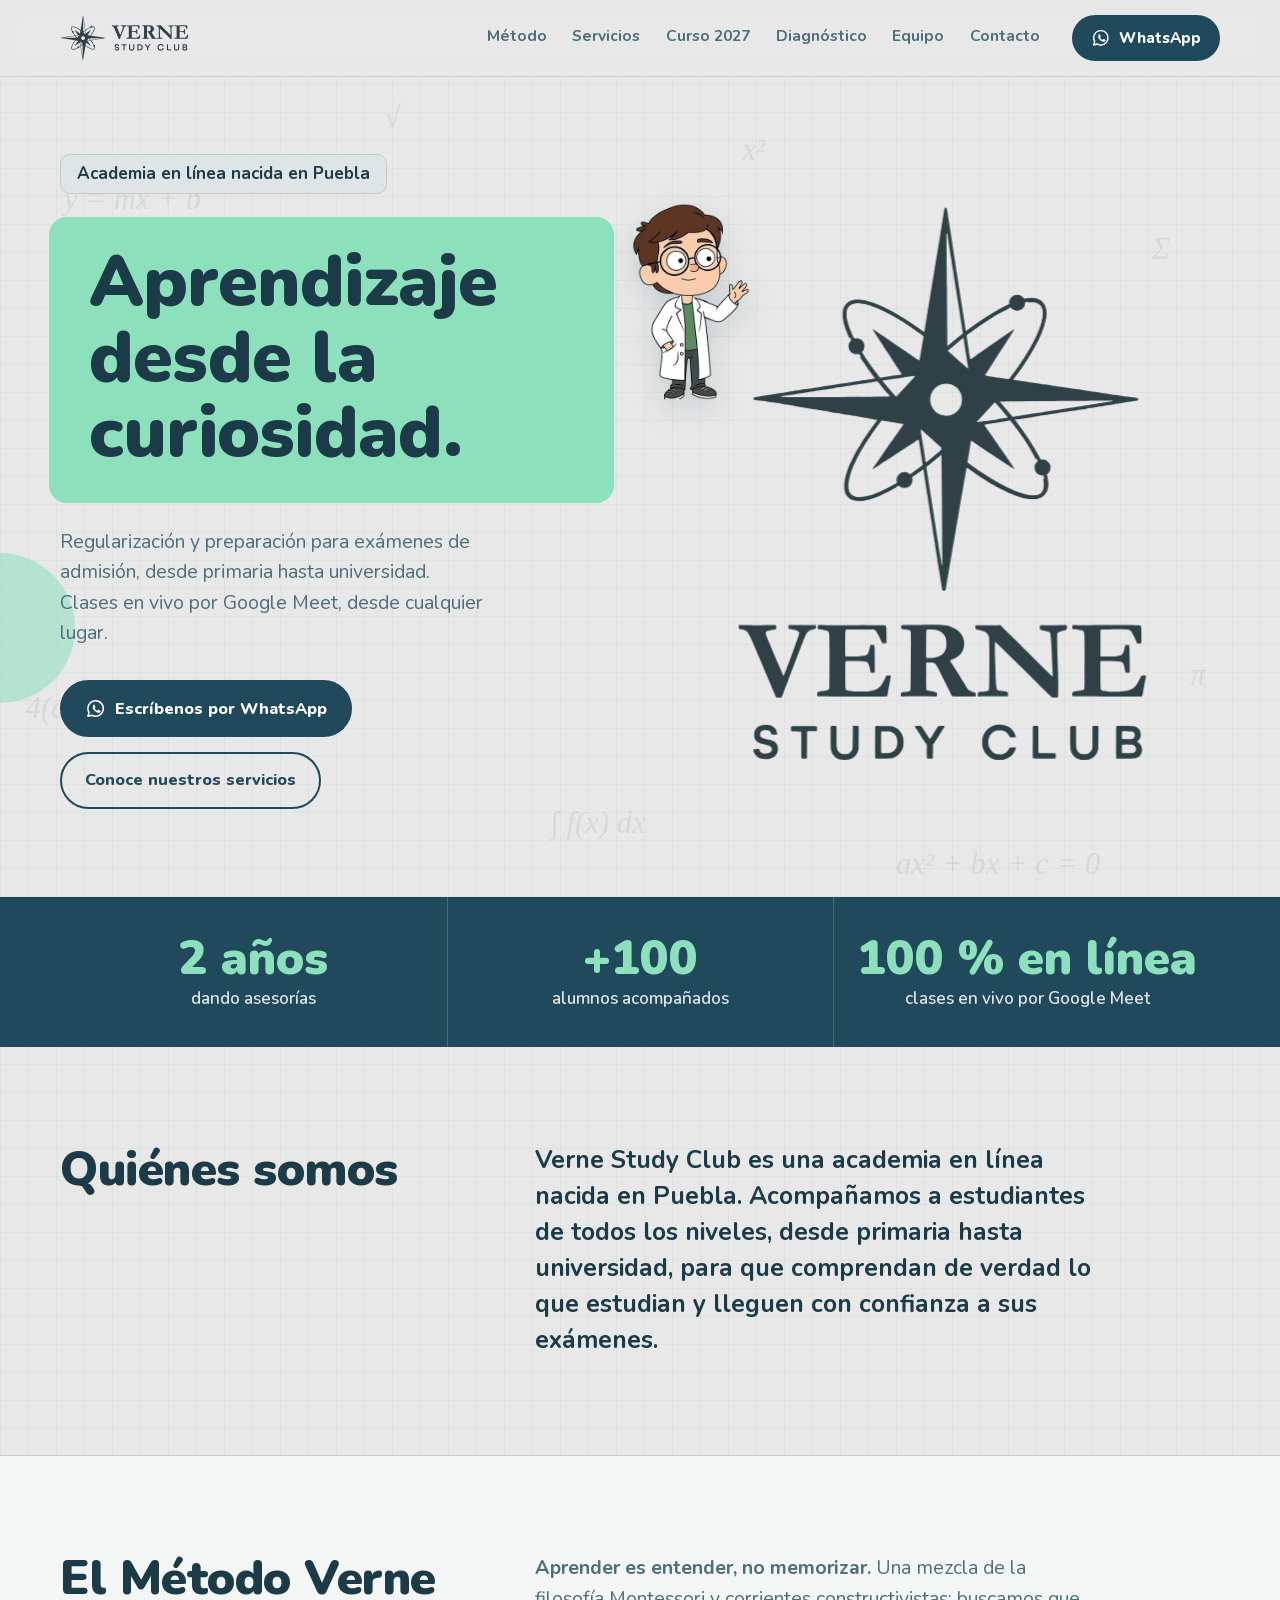
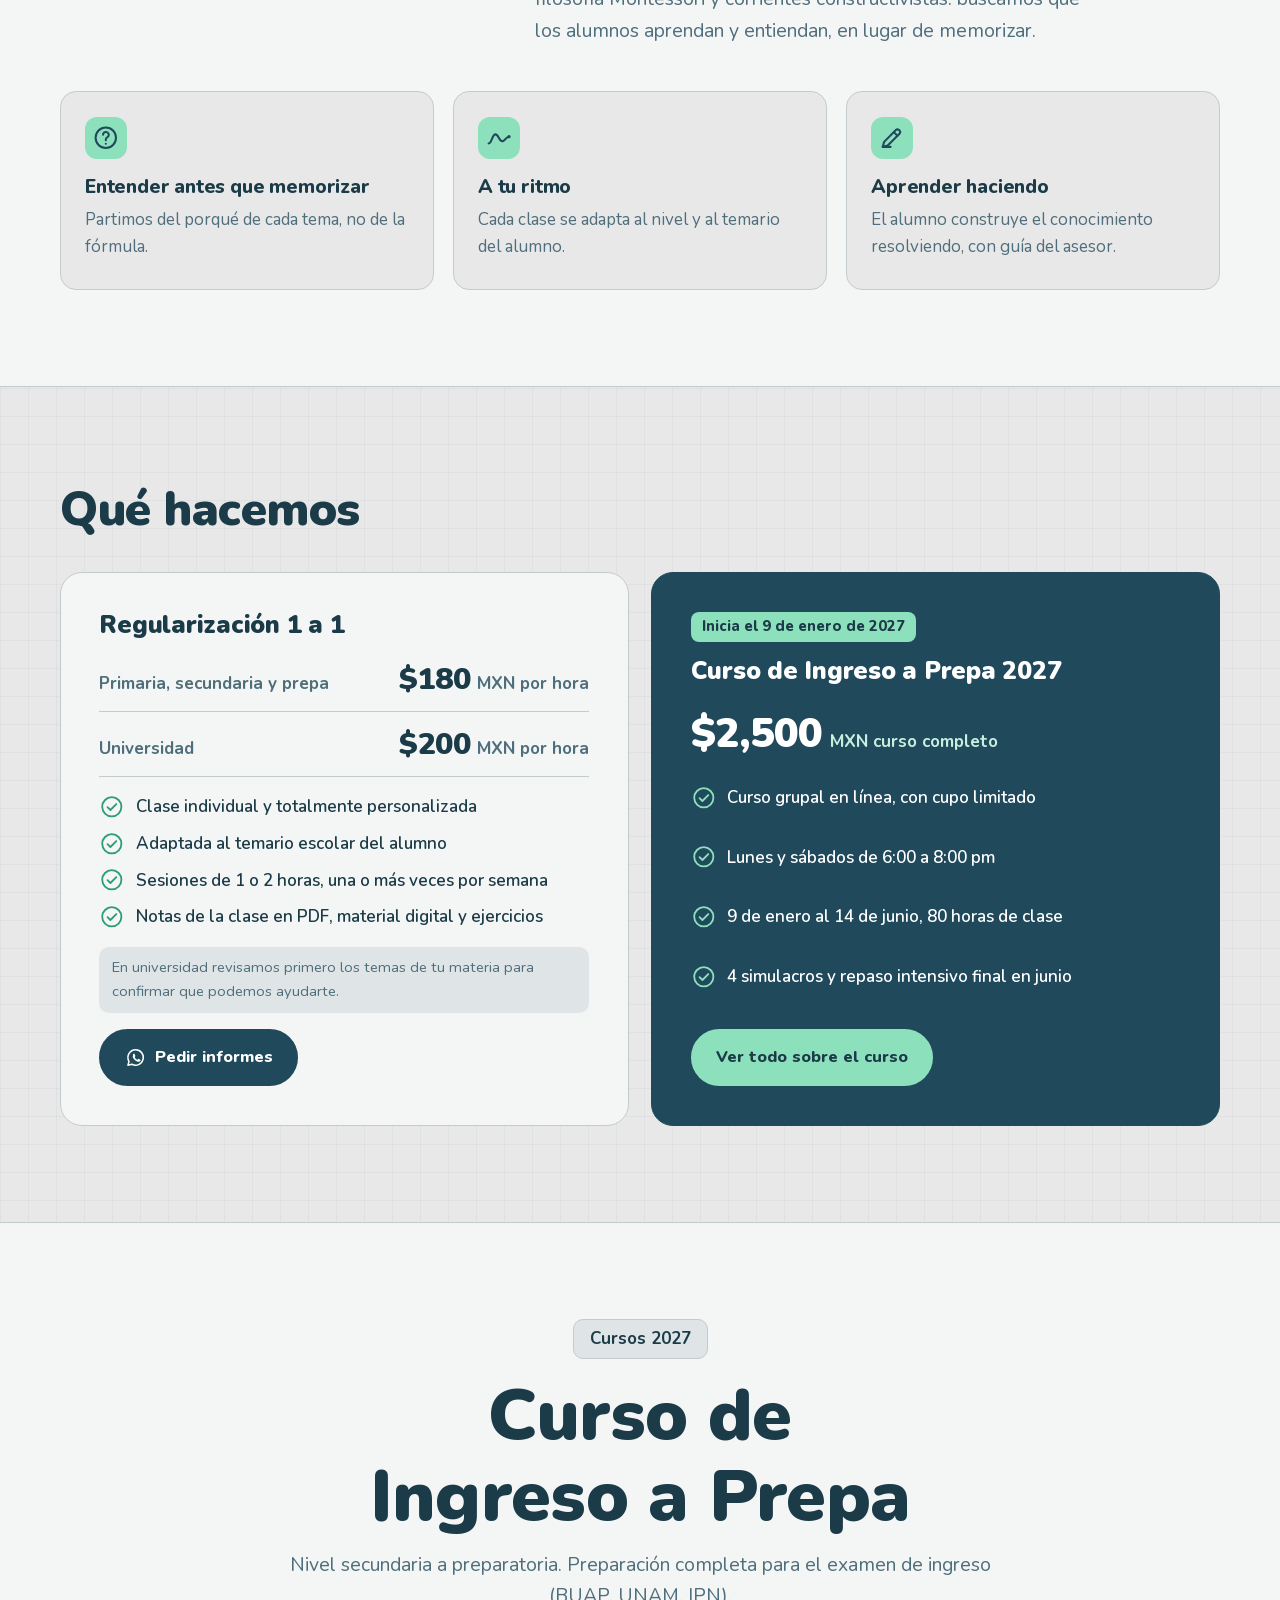
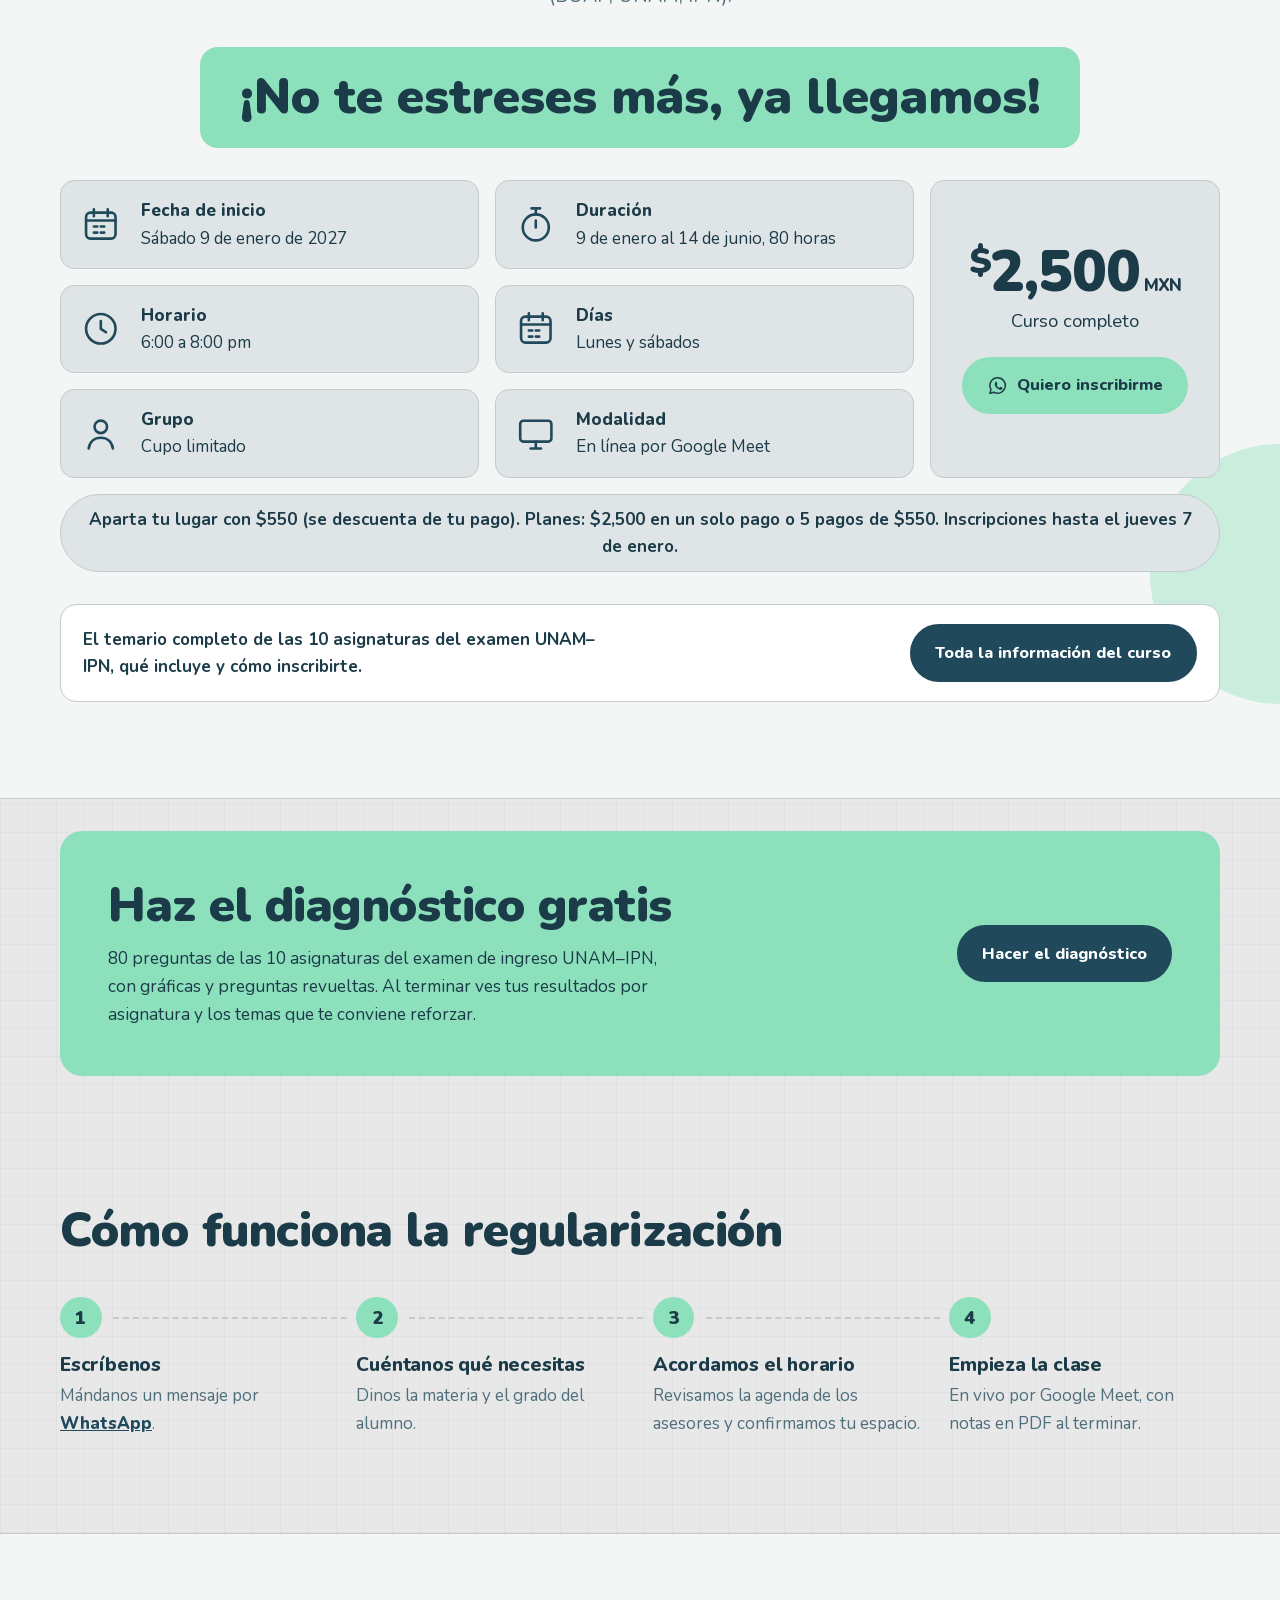
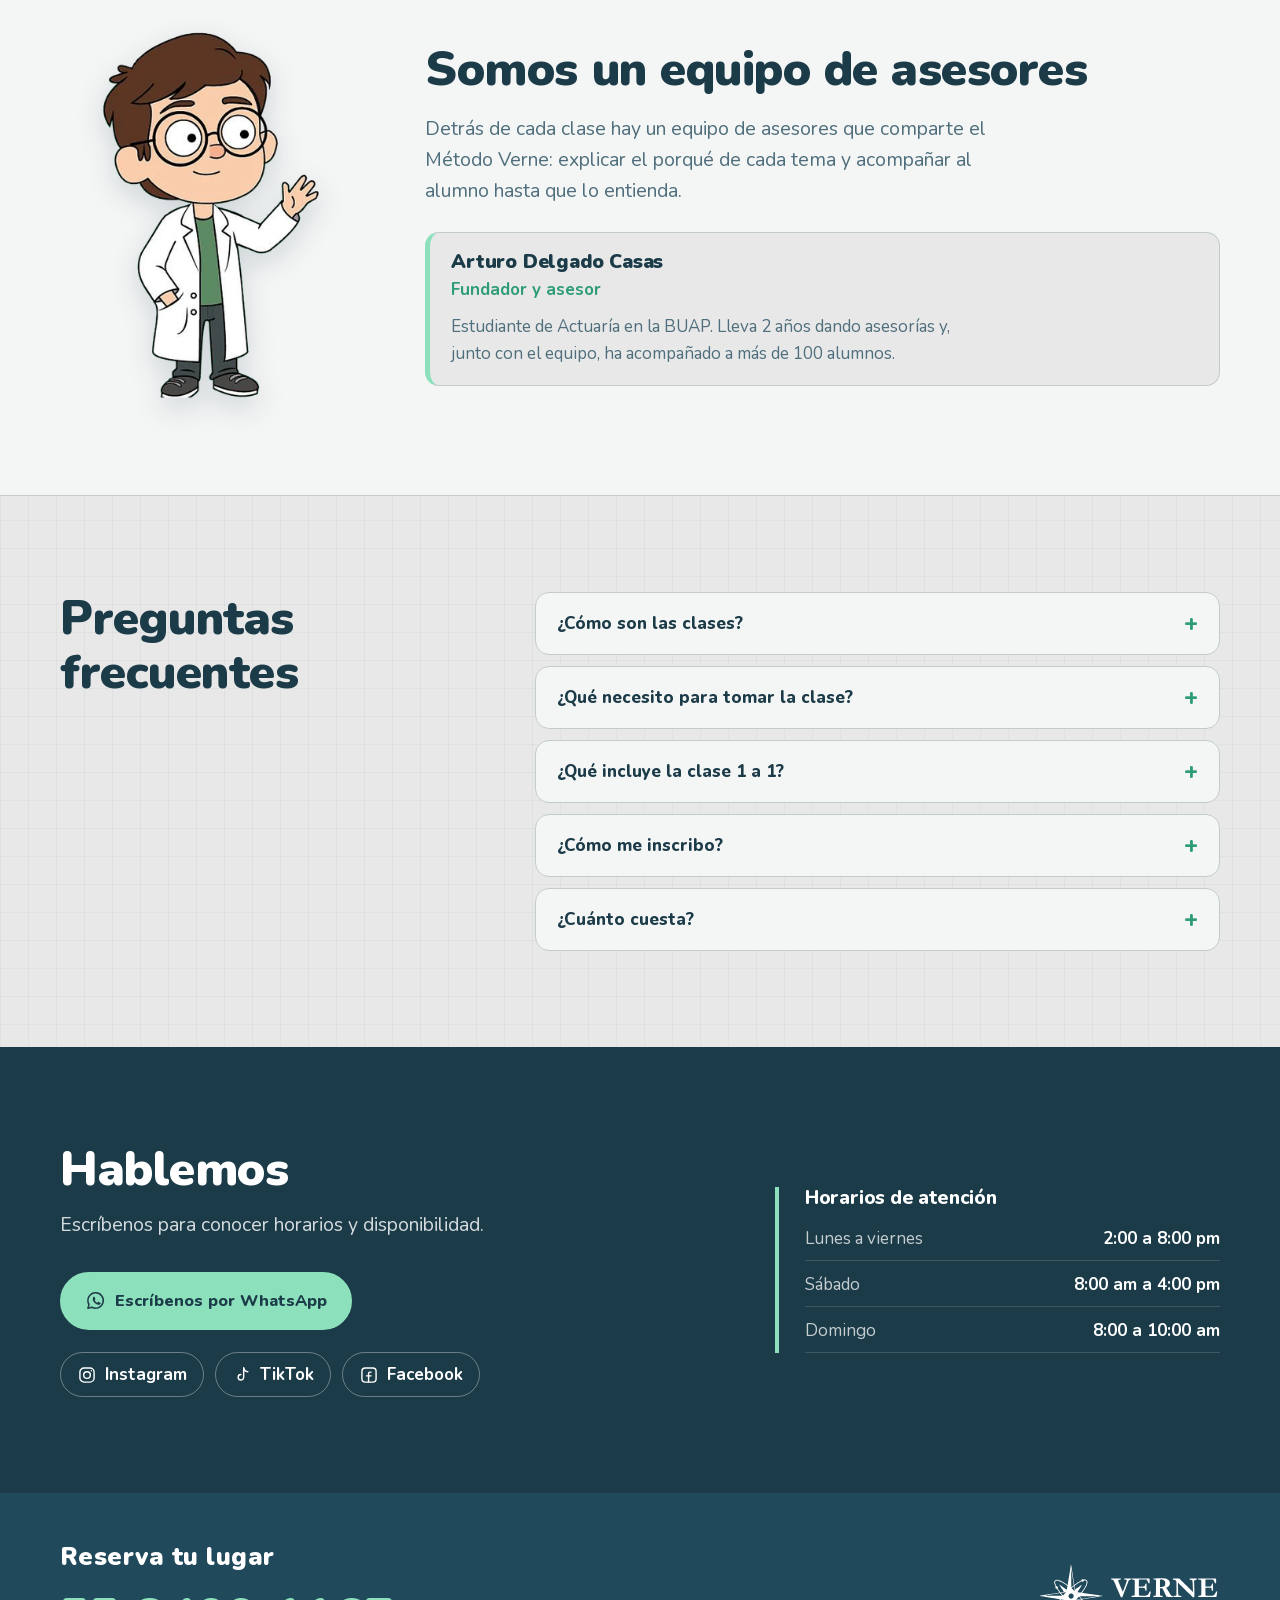
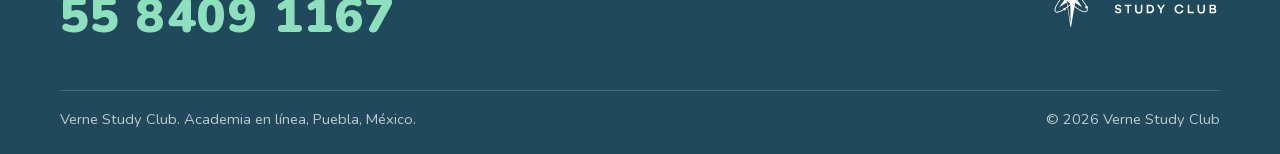
<file: index.html>
<!doctype html>
<html lang="es-MX">
<head>
<meta charset="utf-8">
<meta name="viewport" content="width=device-width, initial-scale=1">
<title>Verne Study Club | Regularización y curso de ingreso a prepa en línea</title>
<meta name="description" content="Academia en línea nacida en Puebla. Regularización 1 a 1 desde primaria hasta universidad ($180 MXN por hora) y Curso de Ingreso a Prepa 2027, desde el 9 de enero. Clases en vivo por Google Meet.">
<meta name="theme-color" content="#20495B">
<link rel="icon" href="assets/favicon.svg" type="image/svg+xml">
<link rel="canonical" href="https://tomyblazebb8r2d2-jpg.github.io/verne/">
<link rel="preload" href="fonts/nunito-latin.woff2" as="font" type="font/woff2" crossorigin>
<meta property="og:type" content="website">
<meta property="og:locale" content="es_MX">
<meta property="og:url" content="https://tomyblazebb8r2d2-jpg.github.io/verne/">
<meta property="og:title" content="Verne Study Club | Aprendizaje desde la curiosidad">
<meta property="og:description" content="Regularización 1 a 1 y Curso de Ingreso a Prepa 2027. Clases en vivo por Google Meet, desde cualquier lugar.">
<meta property="og:image" content="https://tomyblazebb8r2d2-jpg.github.io/verne/assets/og.png">
<meta name="twitter:card" content="summary_large_image">
<link rel="stylesheet" href="estilos.css">
<script type="application/ld+json">
{
  "@context": "https://schema.org",
  "@graph": [
    {
      "@type": "EducationalOrganization",
      "@id": "https://tomyblazebb8r2d2-jpg.github.io/verne/#verne",
      "name": "Verne Study Club",
      "url": "https://tomyblazebb8r2d2-jpg.github.io/verne/",
      "logo": "https://tomyblazebb8r2d2-jpg.github.io/verne/assets/favicon.svg",
      "telephone": "+52 55 8409 1167",
      "address": { "@type": "PostalAddress", "addressLocality": "Puebla", "addressCountry": "MX" },
      "sameAs": ["https://www.instagram.com/verne_study_club/", "https://www.tiktok.com/@verne_study", "https://www.facebook.com/profile.php?id=61568789567806"]
    },
    {
      "@type": "Course",
      "name": "Curso de Ingreso a Prepa 2027",
      "description": "Preparación para el examen de ingreso a la preparatoria (BUAP, UNAM, IPN), en línea por Google Meet.",
      "inLanguage": "es-MX",
      "provider": { "@id": "https://tomyblazebb8r2d2-jpg.github.io/verne/#verne" },
      "offers": { "@type": "Offer", "price": "2500", "priceCurrency": "MXN", "category": "Curso completo" },
      "hasCourseInstance": { "@type": "CourseInstance", "courseMode": "online", "startDate": "2027-01-09", "location": { "@type": "VirtualLocation", "name": "Google Meet" } }
    }
  ]
}
</script>
</head>
<body>
<a class="saltar" href="#contenido">Saltar al contenido</a>

<header class="cabecera">
  <div class="envoltura cabecera__fila">
    <a class="cabecera__logo" href="#inicio"><svg class="logo-h" aria-hidden="true" focusable="false" viewBox="275.0 156.5 843.77 299.09"><g transform="translate(279.0 160.5) scale(0.62) translate(-279.0 -160.5)"><path class=""  transform="scale(0.25) translate(0 4096) scale(0.1 -0.1)" d="M20527 34478 c-17 -27 -37 -128 -67 -328 -12 -80 -28 -176 -35 -215 -8 -38 -19 -106 -25 -150 -6 -44 -15 -95 -20 -115 -5 -19 -11 -62 -15 -95 -3 -33 -12 -91 -20 -130 -8 -38 -19 -108 -25 -155 -5 -47 -17 -116 -25 -155 -8 -38 -15 -83 -15 -99 0 -17 -9 -80 -20 -140 -39 -209 -51 -281 -61 -365 -5 -47 -12 -88 -15 -92 -3 -5 -14 -66 -24 -136 -11 -70 -25 -155 -30 -188 -6 -33 -20 -114 -30 -180 -20 -117 -46 -274 -75 -445 -8 -47 -17 -105 -20 -130 -3 -25 -15 -94 -25 -155 -20 -110 -49 -287 -91 -555 -17 -111 -50 -300 -70 -409 -10 -56 -19 -115 -19 -130 0 -14 -7 -57 -15 -96 -9 -38 -22 -113 -30 -165 -37 -242 -46 -297 -56 -325 -5 -16 -12 -64 -15 -105 -4 -41 -12 -100 -19 -130 -8 -30 -18 -97 -24 -147 -6 -51 -15 -103 -20 -116 -5 -13 -12 -54 -16 -92 -4 -39 -13 -97 -20 -130 -7 -33 -18 -104 -24 -157 -6 -53 -15 -108 -21 -123 -5 -14 -10 -39 -10 -54 0 -43 -24 -58 -56 -35 -15 11 -36 26 -48 34 -13 8 -51 38 -87 65 -87 68 -111 85 -204 150 -44 30 -116 80 -160 110 -166 115 -424 284 -520 341 -55 32 -109 64 -120 71 -11 7 -33 20 -50 28 -16 9 -46 26 -67 38 -20 12 -62 37 -95 55 -32 18 -65 37 -73 43 -8 5 -28 16 -45 25 -16 8 -66 35 -110 59 -158 87 -525 265 -546 265 -6 0 -23 7 -37 15 -29 16 -38 19 -257 94 -240 82 -345 110 -550 147 -149 27 -374 25 -479 -4 -232 -65 -363 -184 -444 -407 -25 -67 -26 -79 -26 -285 0 -173 3 -230 18 -290 10 -41 22 -97 27 -124 4 -28 15 -70 23 -95 36 -110 48 -148 56 -180 5 -19 15 -48 23 -65 8 -17 25 -58 37 -91 33 -91 66 -167 136 -312 35 -73 64 -138 64 -144 0 -6 -13 -28 -28 -48 -51 -66 -72 -131 -72 -225 0 -70 5 -98 27 -152 57 -139 189 -225 353 -230 47 -2 88 -3 91 -4 7 0 89 -117 89 -126 0 -3 8 -17 19 -32 10 -15 66 -99 125 -187 59 -88 134 -198 167 -245 33 -47 68 -96 77 -110 9 -13 45 -63 79 -110 34 -47 88 -121 120 -165 32 -44 75 -99 96 -122 21 -23 36 -47 33 -52 -4 -5 -28 -13 -54 -16 -26 -3 -78 -12 -117 -20 -38 -7 -101 -17 -138 -20 -37 -4 -82 -11 -100 -16 -18 -5 -75 -14 -127 -19 -52 -5 -115 -14 -140 -20 -25 -6 -92 -17 -150 -25 -115 -16 -188 -27 -355 -55 -60 -10 -137 -21 -170 -25 -33 -3 -76 -11 -97 -16 -20 -5 -71 -14 -115 -19 -43 -5 -116 -16 -163 -24 -185 -31 -345 -55 -629 -95 -85 -12 -157 -24 -161 -26 -4 -3 -50 -9 -101 -15 -52 -6 -130 -17 -174 -25 -102 -18 -262 -42 -393 -60 -56 -8 -106 -16 -110 -19 -4 -2 -52 -9 -107 -16 -55 -6 -118 -16 -140 -21 -22 -5 -87 -16 -145 -24 -102 -14 -284 -42 -405 -64 -33 -5 -121 -19 -195 -31 -74 -11 -184 -29 -245 -40 -60 -10 -135 -22 -165 -25 -30 -3 -91 -12 -135 -20 -44 -8 -114 -19 -155 -24 -88 -12 -174 -25 -325 -51 -60 -11 -130 -21 -155 -25 -25 -3 -83 -12 -130 -19 -47 -8 -119 -20 -160 -26 -116 -18 -134 -22 -147 -32 -16 -13 -17 -94 -1 -104 13 -8 141 -27 298 -44 52 -6 125 -15 163 -20 37 -6 100 -15 140 -20 83 -12 153 -23 322 -50 66 -11 149 -24 185 -30 130 -21 307 -52 380 -65 41 -8 100 -17 130 -20 30 -4 100 -15 155 -25 55 -10 154 -27 220 -39 66 -11 161 -27 210 -36 50 -8 124 -20 165 -25 41 -6 109 -17 150 -25 90 -17 173 -30 300 -49 52 -8 131 -21 175 -29 44 -9 112 -21 150 -26 39 -6 97 -15 130 -21 33 -5 114 -19 180 -30 66 -11 145 -25 175 -31 30 -6 87 -14 125 -20 61 -8 154 -24 355 -60 30 -6 109 -19 175 -29 66 -11 174 -29 240 -40 66 -12 161 -27 210 -35 50 -7 126 -20 170 -28 44 -9 136 -25 205 -37 69 -11 159 -27 200 -35 41 -8 114 -19 163 -25 48 -6 98 -15 110 -19 13 -5 54 -12 92 -16 39 -3 93 -13 121 -20 27 -8 87 -19 133 -24 45 -5 85 -12 88 -15 11 -10 -12 -48 -79 -131 -83 -103 -233 -309 -331 -455 -42 -63 -99 -146 -125 -185 -123 -178 -163 -237 -177 -263 -9 -15 -23 -39 -33 -54 -9 -14 -34 -55 -55 -90 -20 -34 -48 -81 -62 -103 -13 -22 -40 -67 -60 -100 -19 -33 -46 -78 -60 -100 -33 -53 -46 -77 -160 -300 -139 -269 -162 -316 -225 -465 -17 -41 -38 -89 -46 -107 -8 -17 -14 -37 -14 -45 -1 -7 -9 -31 -20 -53 -11 -22 -19 -48 -20 -57 0 -10 -6 -32 -14 -50 -14 -32 -48 -149 -80 -276 -20 -78 -46 -318 -46 -421 1 -145 34 -290 91 -401 30 -57 151 -179 209 -211 141 -77 344 -105 584 -79 222 23 637 146 891 265 103 48 417 204 506 253 129 69 256 142 330 189 45 30 70 29 99 -2 13 -14 28 -25 33 -25 6 0 18 -7 26 -15 9 -8 56 -24 104 -36 87 -22 89 -22 165 -5 134 31 215 93 272 205 30 60 41 158 29 249 -6 40 -7 80 -4 90 3 9 45 43 93 74 156 101 279 190 371 268 32 27 59 26 65 -2 6 -26 30 -186 46 -293 20 -147 32 -224 50 -330 10 -60 21 -137 25 -170 3 -33 10 -76 15 -95 5 -19 14 -78 20 -130 6 -52 17 -129 25 -170 8 -41 18 -106 24 -145 12 -83 25 -169 51 -325 10 -63 23 -149 29 -190 12 -91 26 -180 51 -325 10 -60 21 -137 25 -170 3 -33 10 -76 15 -95 6 -20 17 -85 26 -145 46 -322 70 -475 89 -575 8 -41 19 -115 25 -165 6 -49 17 -126 25 -170 8 -44 19 -116 24 -160 12 -89 24 -165 51 -335 28 -166 50 -311 66 -420 7 -52 22 -149 33 -215 11 -66 25 -151 31 -190 6 -38 18 -108 26 -155 9 -47 22 -128 30 -180 7 -52 18 -122 24 -155 5 -33 19 -118 31 -190 57 -364 60 -374 96 -396 37 -23 81 -19 107 9 18 21 42 120 51 212 4 36 13 92 20 125 8 33 19 102 25 154 6 51 14 101 19 110 5 9 11 43 15 76 4 33 13 92 22 130 8 39 19 102 23 140 4 39 16 111 25 160 9 50 26 144 37 210 11 66 27 156 35 200 8 44 21 124 29 177 9 54 18 103 20 110 3 7 11 58 19 113 8 55 19 125 25 155 6 30 19 107 30 170 11 63 29 167 40 230 21 115 30 171 51 310 6 41 18 104 25 140 8 36 19 100 24 142 6 42 16 98 22 125 6 26 17 86 24 133 7 47 18 110 23 140 6 30 21 111 32 180 12 69 30 175 40 235 25 140 58 341 64 380 2 17 11 68 20 115 9 47 25 139 36 205 12 66 30 172 41 235 11 63 29 167 40 230 11 63 24 138 29 165 6 28 15 82 21 120 6 39 19 109 30 157 10 48 19 101 19 118 0 18 6 58 14 89 8 31 19 90 25 132 19 142 46 184 88 141 10 -10 43 -35 73 -55 30 -20 80 -55 110 -77 30 -22 80 -56 110 -77 30 -21 57 -40 60 -43 7 -8 177 -123 200 -136 11 -6 28 -18 38 -27 10 -10 21 -17 25 -17 3 0 45 -26 94 -58 176 -117 223 -147 274 -176 19 -10 57 -33 84 -51 28 -18 73 -46 101 -62 29 -15 78 -43 110 -62 111 -65 476 -251 615 -314 86 -39 102 -47 199 -90 30 -13 87 -37 125 -51 39 -15 84 -34 102 -42 17 -8 36 -14 43 -14 7 0 26 -6 43 -14 31 -13 137 -46 262 -80 56 -15 135 -31 294 -57 105 -18 361 -6 456 20 235 66 364 198 426 436 26 102 29 316 6 455 -9 52 -21 132 -27 178 l-11 83 44 39 c29 26 58 67 83 117 33 66 39 90 42 155 8 164 -71 294 -223 368 -42 20 -66 24 -144 25 l-94 0 -43 85 c-23 47 -72 146 -109 220 -61 125 -89 178 -136 255 -10 17 -28 46 -39 65 -11 19 -29 49 -40 65 -11 17 -30 47 -42 69 -30 50 -34 57 -92 146 -91 140 -215 325 -251 375 -19 28 -55 79 -80 115 -99 146 -230 324 -337 461 -43 54 -78 106 -78 114 0 17 18 22 117 30 40 3 87 10 105 16 18 5 67 14 108 19 41 5 113 16 160 25 83 14 211 34 395 61 162 23 239 36 344 55 56 10 114 19 127 19 14 0 57 7 97 15 40 8 119 21 177 29 192 28 314 46 393 61 42 8 91 15 108 15 16 0 62 7 102 15 40 8 113 19 162 24 50 6 128 17 175 25 221 40 320 56 344 56 15 0 59 7 99 15 40 8 119 21 177 29 113 16 182 27 355 56 61 10 135 22 165 25 30 3 87 12 125 20 39 8 97 17 130 20 33 4 76 10 95 15 19 5 78 14 130 20 52 6 111 16 132 21 20 5 71 14 115 19 95 12 358 54 588 96 50 9 131 22 180 30 50 7 119 18 155 24 145 23 270 42 365 56 255 36 278 41 297 64 23 29 23 55 -1 79 -26 26 -73 37 -206 50 -60 6 -153 17 -205 26 -52 8 -115 15 -140 15 -25 0 -72 7 -105 14 -33 8 -107 20 -165 26 -58 6 -112 13 -121 16 -9 2 -79 13 -155 24 -236 32 -286 40 -379 56 -49 8 -124 19 -165 24 -91 10 -255 35 -370 56 -47 8 -125 19 -175 25 -49 5 -106 14 -125 19 -19 5 -64 12 -100 15 -36 4 -99 13 -140 21 -41 7 -124 21 -185 29 -60 9 -166 24 -235 35 -69 10 -161 23 -205 30 -44 6 -118 18 -165 26 -47 8 -121 19 -165 24 -44 5 -118 16 -165 24 -88 15 -258 40 -510 76 -80 12 -174 26 -210 31 -36 6 -99 15 -140 20 -41 5 -113 16 -160 24 -47 8 -105 17 -130 20 -66 8 -302 44 -400 60 -47 8 -128 19 -180 25 -52 6 -111 15 -130 20 -19 4 -64 11 -100 15 -36 3 -114 15 -175 25 -60 10 -138 21 -173 25 -35 3 -70 9 -78 12 -23 9 -16 46 14 75 22 20 309 407 382 514 121 178 320 482 320 489 0 3 15 27 33 53 18 26 49 73 68 105 19 32 43 73 54 92 11 18 44 75 73 127 29 51 57 100 62 108 15 23 39 70 134 255 78 150 128 260 198 430 11 28 26 64 34 80 20 45 85 237 119 350 200 681 80 1095 -358 1237 -65 21 -90 23 -267 23 -165 0 -202 -3 -242 -18 -59 -23 -83 -16 -108 33 -29 57 -122 134 -193 161 -90 34 -220 32 -297 -3 -136 -63 -220 -199 -220 -355 0 -37 -4 -72 -8 -78 -4 -5 -27 -19 -52 -31 -102 -47 -310 -151 -385 -193 -44 -24 -100 -55 -125 -68 -72 -38 -163 -89 -216 -122 -27 -17 -76 -46 -109 -66 -33 -20 -87 -54 -120 -75 -33 -22 -76 -49 -95 -60 -19 -11 -48 -29 -65 -40 -16 -11 -42 -26 -56 -34 -75 -43 -385 -256 -567 -391 -70 -52 -142 -105 -160 -117 -19 -13 -58 -42 -88 -65 -55 -44 -88 -54 -97 -29 -3 8 -11 52 -17 98 -6 45 -20 139 -30 208 -11 69 -22 150 -25 180 -4 30 -11 72 -16 92 -5 20 -14 74 -20 120 -5 46 -16 117 -24 158 -8 41 -19 109 -24 150 -15 112 -39 265 -55 355 -8 44 -25 145 -36 225 -12 80 -30 197 -40 260 -10 63 -21 142 -25 175 -3 33 -10 74 -15 90 -5 17 -14 68 -19 115 -6 47 -17 123 -25 170 -8 47 -24 150 -36 230 -12 80 -28 183 -37 230 -8 47 -21 128 -28 180 -31 230 -55 392 -59 399 -3 4 -12 63 -21 131 -9 68 -18 127 -20 131 -3 3 -9 49 -15 100 -6 52 -17 128 -25 169 -7 41 -24 143 -36 225 -12 83 -28 191 -36 240 -8 50 -19 122 -23 160 -5 39 -16 108 -24 155 -13 77 -40 249 -66 420 -34 231 -51 333 -54 339 -2 3 -9 51 -15 106 -7 55 -18 134 -26 175 -8 41 -17 99 -21 129 -10 86 -74 132 -107 79z m129 -1314 c12 -54 26 -144 32 -199 12 -102 22 -175 48 -325 8 -47 21 -130 28 -185 14 -100 22 -153 56 -365 42 -261 62 -387 66 -420 4 -35 16 -104 54 -320 11 -63 20 -126 20 -140 0 -14 9 -74 19 -135 23 -129 57 -349 66 -420 3 -27 12 -84 20 -125 12 -66 23 -134 64 -400 6 -36 20 -125 31 -199 11 -73 22 -137 25 -141 2 -4 9 -47 14 -96 6 -49 17 -127 25 -174 40 -223 56 -320 56 -346 0 -16 7 -60 15 -99 8 -38 20 -110 26 -160 6 -49 17 -117 25 -150 7 -33 14 -76 14 -96 0 -21 9 -84 19 -140 36 -193 38 -176 -22 -234 -29 -28 -95 -83 -147 -122 -52 -39 -144 -113 -205 -163 -255 -211 -346 -282 -352 -276 -4 3 -8 437 -10 964 -2 526 -8 1364 -14 1862 -14 1143 -25 2646 -20 2683 7 52 26 21 47 -79z m4332 -3308 c91 -31 140 -64 196 -128 135 -157 161 -376 85 -718 -6 -25 -16 -72 -23 -105 -14 -64 -38 -141 -68 -217 -10 -26 -18 -53 -18 -60 -1 -7 -9 -31 -20 -53 -11 -22 -19 -46 -20 -53 0 -6 -9 -29 -20 -49 -11 -21 -20 -44 -20 -51 0 -7 -8 -30 -19 -50 -10 -20 -25 -53 -34 -72 -17 -40 -186 -379 -226 -455 -15 -27 -43 -79 -63 -115 -33 -61 -47 -85 -98 -175 -11 -19 -28 -50 -38 -67 -63 -110 -100 -169 -238 -376 -60 -90 -125 -188 -144 -218 -72 -110 -140 -206 -338 -474 -239 -323 -212 -292 -257 -287 -122 15 -271 38 -303 46 -20 6 -77 14 -127 20 -49 6 -162 21 -250 35 -88 14 -191 30 -230 36 -231 34 -244 39 -208 88 44 60 93 132 93 137 0 2 17 30 39 62 62 93 121 184 121 188 0 2 19 33 43 68 23 36 58 91 77 123 19 31 54 85 76 120 23 34 43 66 45 71 2 4 40 62 83 128 134 203 151 229 156 240 3 6 32 51 64 100 32 50 69 106 81 125 13 19 44 69 70 110 27 41 63 98 80 125 18 28 54 84 80 125 26 41 61 94 76 118 16 24 29 45 29 47 0 4 51 83 102 157 10 15 18 30 18 33 0 3 16 28 35 55 64 91 42 93 -77 8 -48 -35 -120 -84 -160 -110 -40 -26 -112 -74 -160 -108 -190 -130 -268 -184 -388 -265 -69 -46 -152 -103 -185 -126 -33 -23 -89 -62 -125 -87 -36 -25 -83 -58 -105 -74 -22 -16 -65 -45 -95 -66 -59 -39 -60 -40 -105 -75 -16 -13 -55 -40 -85 -60 -30 -20 -77 -52 -105 -72 -27 -19 -72 -51 -100 -71 -27 -19 -77 -55 -110 -80 -33 -24 -76 -55 -95 -68 -19 -14 -60 -43 -90 -65 -72 -53 -108 -73 -120 -66 -5 3 -12 22 -15 43 -3 20 -12 75 -20 122 -13 80 -32 202 -70 450 -9 58 -21 139 -26 180 -5 41 -16 107 -24 145 -7 39 -17 104 -20 146 l-7 75 35 30 c19 16 58 45 86 64 28 19 100 72 161 117 61 45 141 102 178 128 37 25 87 61 112 79 117 85 443 306 470 319 8 4 34 20 57 35 134 86 321 197 458 272 57 31 94 51 225 123 118 64 366 187 378 187 8 0 39 -22 70 -48 88 -75 144 -95 261 -90 110 4 177 30 255 99 45 40 106 147 106 186 0 35 17 71 40 83 39 21 104 28 273 29 152 1 174 -1 235 -23z m-8502 -36 c60 -11 129 -25 154 -31 25 -6 70 -16 100 -23 52 -13 82 -22 225 -69 74 -24 179 -64 222 -83 17 -8 36 -14 43 -14 7 0 24 -6 38 -14 15 -8 47 -23 72 -34 131 -57 262 -122 425 -208 44 -23 109 -57 145 -75 36 -18 71 -38 79 -43 7 -6 42 -27 76 -46 70 -39 169 -97 230 -135 22 -13 57 -35 79 -47 50 -30 60 -36 131 -82 135 -88 389 -260 490 -331 28 -20 79 -56 115 -81 36 -25 92 -65 125 -89 33 -25 67 -48 75 -52 17 -7 138 -103 163 -128 18 -18 16 -63 -9 -170 -16 -72 -40 -211 -60 -355 -8 -58 -18 -118 -24 -135 -5 -16 -14 -72 -20 -122 -6 -51 -14 -103 -19 -115 -5 -13 -12 -52 -16 -88 -11 -103 -32 -192 -46 -201 -8 -5 -21 -3 -31 4 -9 7 -94 65 -190 129 -95 65 -206 140 -245 168 -40 27 -106 73 -145 100 -40 28 -170 115 -288 195 -118 79 -267 180 -330 224 -195 136 -465 320 -850 579 -69 46 -132 90 -141 98 -18 16 -49 19 -49 4 0 -5 25 -46 55 -90 30 -44 55 -83 55 -86 0 -3 8 -17 19 -32 68 -99 297 -449 303 -463 4 -10 23 -40 42 -68 20 -28 36 -53 36 -56 0 -3 8 -18 18 -33 51 -74 102 -153 102 -157 0 -2 15 -25 33 -51 17 -25 39 -56 47 -69 8 -12 73 -110 144 -216 71 -107 152 -230 181 -274 47 -73 176 -268 327 -494 32 -47 54 -88 50 -92 -9 -9 -185 -39 -297 -50 -49 -6 -106 -14 -125 -19 -19 -5 -73 -14 -120 -19 -47 -6 -123 -17 -170 -25 -47 -9 -146 -25 -220 -37 -74 -12 -141 -24 -148 -27 -7 -2 -27 11 -45 30 -73 78 -459 597 -532 717 -5 9 -28 43 -49 76 -43 66 -64 100 -121 190 -21 33 -45 71 -55 85 -9 14 -20 35 -24 47 -4 12 -13 27 -21 33 -24 20 -17 48 23 98 61 76 75 115 80 228 4 94 2 106 -23 161 -28 64 -109 151 -180 194 -36 22 -52 24 -170 26 -71 1 -136 2 -143 2 -7 1 -22 22 -34 49 -28 65 -50 114 -92 205 -20 43 -36 80 -36 83 0 3 -6 20 -14 37 -33 72 -91 236 -125 352 -119 408 -99 723 58 882 46 47 138 102 211 127 100 33 277 35 436 6z m4959 -1737 c4 -27 12 -82 20 -123 7 -41 16 -104 20 -140 3 -36 10 -81 15 -100 5 -19 14 -73 19 -120 6 -47 18 -128 26 -180 9 -52 25 -144 35 -205 10 -60 21 -139 25 -175 3 -36 10 -79 16 -96 5 -17 16 -77 24 -135 8 -57 17 -119 21 -136 13 -65 -28 -39 -242 150 -673 594 -754 667 -754 681 0 13 131 128 319 279 75 61 138 113 141 117 3 3 15 13 27 21 24 17 110 89 190 162 29 26 62 47 72 47 16 0 21 -9 26 -47z m-2375 -1798 c0 -15 -25 -44 -279 -330 -121 -136 -313 -341 -535 -572 -60 -62 -117 -113 -126 -113 -19 0 -106 87 -250 250 -125 142 -132 149 -238 275 -52 61 -119 138 -149 173 -30 34 -53 69 -50 76 6 14 40 21 172 36 44 5 118 16 165 24 113 20 339 53 420 61 36 4 92 13 125 20 33 7 91 16 128 20 37 4 82 11 100 16 18 5 73 14 122 19 50 6 126 17 170 25 216 38 225 39 225 20z m-1819 -278 c9 -7 84 -97 168 -202 84 -104 166 -204 182 -222 15 -17 70 -78 120 -135 51 -57 103 -113 117 -126 57 -54 193 -50 -2423 -63 -2453 -11 -2916 -9 -2894 17 17 20 64 33 184 48 212 28 281 38 390 56 61 10 139 22 174 26 35 3 78 10 95 15 17 5 72 14 121 19 50 6 124 17 165 25 41 8 109 19 150 24 93 12 183 26 325 51 61 10 175 28 255 40 80 11 197 29 260 40 63 10 178 28 255 40 77 12 192 30 255 40 63 11 140 22 170 25 30 4 71 11 90 15 19 5 78 14 130 20 52 6 111 15 130 20 19 5 76 14 125 20 50 6 124 17 165 25 41 8 109 19 150 24 83 11 161 23 325 51 61 10 143 22 184 26 41 3 88 10 105 15 17 5 72 14 121 19 50 6 124 17 165 25 196 38 218 40 241 22z m3529 -116 c41 -10 89 -26 105 -35 17 -9 34 -16 38 -16 4 0 20 -8 35 -18 15 -11 47 -32 71 -48 61 -40 151 -131 197 -201 45 -67 94 -160 94 -178 0 -7 9 -41 20 -75 30 -93 28 -263 -4 -390 -79 -311 -338 -542 -653 -579 -363 -44 -699 164 -822 509 -31 88 -51 199 -51 282 0 71 32 240 49 263 5 6 13 24 19 42 6 17 31 63 56 102 118 181 271 293 466 341 135 34 252 35 380 1z m7950 -811 c29 -18 -6 -30 -135 -45 -164 -19 -381 -52 -393 -59 -5 -3 -49 -10 -98 -16 -49 -6 -120 -17 -159 -25 -38 -8 -97 -17 -130 -20 -33 -4 -76 -10 -95 -15 -20 -5 -71 -14 -115 -20 -90 -12 -225 -32 -395 -60 -63 -10 -178 -28 -255 -40 -77 -12 -192 -30 -255 -40 -190 -31 -431 -69 -585 -91 -38 -6 -119 -19 -180 -29 -60 -10 -139 -22 -174 -26 -35 -3 -78 -10 -95 -15 -17 -5 -74 -14 -126 -20 -52 -6 -122 -17 -155 -24 -33 -7 -91 -16 -128 -20 -37 -4 -82 -11 -99 -16 -18 -5 -79 -14 -137 -19 -58 -6 -124 -15 -146 -21 -22 -5 -87 -16 -145 -24 -58 -8 -130 -19 -160 -24 -30 -5 -89 -15 -130 -21 -264 -42 -338 -53 -450 -72 -209 -34 -204 -34 -225 -1 -16 25 -115 147 -215 267 -19 23 -113 131 -208 239 -96 109 -171 204 -169 211 4 10 206 14 989 19 2434 17 3865 28 3893 31 78 8 662 5 675 -4z m-5712 -132 c27 -29 63 -69 78 -88 16 -19 62 -73 104 -120 63 -70 329 -388 379 -453 9 -11 11 -21 5 -27 -5 -5 -58 -16 -117 -25 -60 -8 -112 -17 -116 -19 -4 -3 -45 -10 -92 -15 -46 -6 -122 -17 -169 -25 -151 -27 -333 -55 -395 -61 -33 -4 -76 -10 -95 -15 -19 -5 -80 -14 -135 -20 -55 -6 -136 -17 -180 -25 -70 -12 -143 -19 -182 -16 -24 2 -13 26 35 76 26 28 88 96 137 151 93 104 292 320 400 434 33 36 90 97 125 135 123 135 151 165 160 165 5 0 31 -24 58 -52z m-5507 -842 c19 -8 61 -17 94 -21 33 -3 105 -15 160 -25 55 -10 132 -23 170 -29 132 -19 210 -33 275 -47 36 -8 105 -19 155 -25 141 -17 158 -30 112 -86 -13 -15 -40 -53 -60 -83 -20 -30 -51 -75 -68 -100 -18 -25 -54 -76 -81 -115 -26 -38 -66 -95 -88 -125 -64 -88 -101 -141 -146 -208 -23 -34 -64 -90 -91 -125 -26 -34 -74 -100 -106 -147 -32 -47 -76 -110 -98 -140 -21 -30 -61 -86 -88 -125 -26 -38 -62 -90 -80 -115 -42 -60 -159 -232 -243 -355 -37 -55 -90 -131 -116 -170 -27 -38 -75 -108 -107 -155 -32 -47 -66 -96 -76 -109 -21 -27 -25 -51 -8 -51 12 0 50 24 358 229 113 75 209 138 214 140 5 2 37 22 71 45 35 22 102 66 150 96 48 30 157 101 243 158 85 56 157 102 159 102 1 0 24 15 49 33 26 17 54 37 63 42 10 6 42 26 72 46 30 20 83 54 118 75 35 21 161 103 279 182 118 78 219 142 223 142 4 0 15 9 25 20 10 11 22 20 26 20 9 0 55 30 112 74 62 48 77 27 97 -129 5 -44 16 -118 25 -165 27 -151 54 -324 60 -380 3 -30 12 -93 20 -140 75 -433 71 -394 36 -426 -16 -14 -85 -66 -153 -114 -211 -152 -273 -197 -377 -275 -19 -14 -40 -25 -48 -25 -8 0 -42 15 -76 33 -60 31 -66 32 -182 32 -109 0 -124 -2 -165 -25 -147 -82 -209 -188 -211 -360 -1 -100 -8 -111 -107 -168 -35 -21 -80 -47 -100 -59 -21 -12 -48 -27 -62 -33 -36 -15 -40 -18 -90 -46 -155 -90 -429 -222 -600 -290 -47 -19 -94 -39 -105 -44 -27 -12 -137 -53 -210 -78 -500 -169 -871 -155 -1040 40 -61 71 -92 150 -109 280 -27 202 11 451 116 763 30 89 58 165 78 210 10 22 30 71 45 109 15 38 31 77 35 85 5 9 59 119 122 244 62 126 120 241 128 255 8 15 34 61 58 102 23 41 53 93 67 115 13 22 35 57 47 79 32 53 38 63 81 127 20 31 37 59 37 62 0 3 26 45 58 94 63 94 131 198 147 224 36 58 279 397 429 599 217 292 209 285 277 256z m6215 -14 c17 -15 62 -67 99 -117 154 -203 190 -250 196 -255 9 -7 261 -361 336 -470 43 -64 212 -325 251 -390 78 -130 199 -344 255 -450 35 -69 81 -154 102 -190 54 -95 55 -110 7 -167 -22 -26 -53 -73 -68 -103 -26 -50 -28 -64 -28 -165 -1 -101 1 -114 26 -162 64 -121 194 -212 316 -221 51 -4 66 -9 77 -26 26 -39 58 -251 59 -381 0 -187 -36 -308 -125 -408 -51 -58 -96 -88 -186 -124 -65 -25 -76 -26 -253 -26 -164 0 -199 3 -305 27 -65 15 -140 33 -165 41 -161 48 -226 69 -235 75 -5 4 -23 10 -40 14 -16 4 -48 16 -72 27 -23 10 -47 19 -53 19 -7 0 -24 6 -38 14 -30 16 -80 38 -192 86 -87 37 -451 218 -525 261 -27 16 -57 32 -65 36 -20 9 -286 163 -385 223 -44 27 -103 63 -131 79 -29 17 -57 38 -64 46 -7 8 -16 15 -21 15 -4 0 -29 15 -54 33 -26 17 -55 37 -65 42 -10 6 -26 17 -35 25 -9 8 -25 19 -35 25 -50 29 -339 229 -431 298 -35 27 -104 79 -154 116 l-90 68 2 74 c2 41 9 106 17 144 8 39 18 90 21 115 6 44 27 177 65 395 10 61 26 162 35 225 25 167 23 160 47 160 11 0 26 -6 32 -13 6 -8 213 -148 459 -313 247 -164 456 -304 465 -310 10 -6 49 -32 87 -58 39 -25 103 -68 143 -96 41 -27 75 -50 77 -50 2 0 38 -24 80 -52 42 -29 99 -67 126 -84 27 -17 57 -38 67 -47 10 -9 23 -17 29 -17 6 0 17 -7 24 -16 7 -9 22 -20 34 -25 11 -5 40 -25 65 -43 25 -19 48 -35 52 -35 6 -1 75 -45 160 -103 15 -10 30 -18 33 -18 3 0 34 -20 69 -45 36 -25 70 -45 75 -45 20 0 12 29 -20 72 -17 24 -94 140 -173 258 -78 118 -157 235 -174 260 -34 48 -59 83 -137 195 -27 39 -65 93 -84 120 -51 73 -123 177 -196 285 -35 52 -82 121 -105 154 -23 32 -71 102 -108 155 -68 99 -81 119 -182 261 -197 279 -262 380 -256 395 5 14 11 16 156 39 52 9 149 24 215 35 66 11 151 23 188 26 37 4 82 11 100 16 18 5 73 14 122 20 50 6 106 14 125 19 19 5 85 16 145 24 61 9 124 20 140 25 40 13 36 14 71 -17z m-4257 -499 c47 -43 109 -99 136 -124 28 -26 68 -62 90 -80 22 -19 99 -88 170 -154 72 -66 181 -165 244 -220 63 -55 145 -130 183 -166 64 -63 68 -69 68 -111 0 -41 -5 -49 -51 -94 -79 -76 -79 -76 -169 -149 -46 -39 -92 -77 -100 -85 -53 -49 -109 -96 -225 -188 -71 -56 -142 -114 -156 -127 -30 -29 -55 -32 -68 -7 -5 9 -14 56 -20 102 -23 175 -53 378 -71 475 -10 55 -21 127 -25 160 -4 33 -11 78 -16 100 -5 22 -16 87 -24 145 -38 278 -55 388 -64 417 -5 17 -12 66 -16 107 -7 68 -6 76 10 76 10 0 56 -35 104 -77z m902 -1763 c31 -3006 39 -4764 21 -4782 -6 -6 -14 -9 -17 -6 -3 2 -12 58 -20 124 -16 119 -19 141 -55 349 -47 271 -74 439 -106 660 -16 112 -30 199 -54 340 -10 61 -21 137 -25 170 -3 33 -11 76 -16 97 -5 20 -14 71 -19 115 -5 43 -16 116 -24 163 -8 47 -20 119 -25 160 -16 121 -31 218 -51 335 -10 61 -21 137 -25 170 -3 33 -10 76 -15 95 -5 19 -14 78 -20 130 -6 52 -15 111 -20 130 -5 19 -14 73 -19 120 -6 47 -17 123 -25 170 -34 191 -56 328 -61 380 -4 30 -11 71 -15 90 -5 19 -14 78 -20 130 -6 52 -15 111 -20 130 -5 19 -14 80 -20 135 -6 55 -15 116 -20 135 -5 19 -14 76 -20 125 -6 50 -17 122 -25 160 -18 90 -27 197 -17 211 4 6 100 86 215 177 202 161 250 201 406 339 42 37 83 66 91 65 13 -2 16 -82 21 -617z"/><ellipse class="orbita-fija" cx="514.22" cy="395.23" rx="165.68" ry="43.38" transform="rotate(-136.03 514.22 395.23)" fill="none" stroke="#2F4047" stroke-width="4.0"/><ellipse class="orbita-fija" cx="514.22" cy="395.23" rx="165.46" ry="43.83" transform="rotate(-45.17 514.22 395.23)" fill="none" stroke="#2F4047" stroke-width="4.0"/></g><g transform="translate(350.02 -446.70500000000004)"><path class=""  transform="scale(0.25) translate(0 4096) scale(0.1 -0.1)" d="M10487 14133 c-4 -3 -7 -46 -7 -95 0 -102 -2 -100 110 -113 112 -12 235 -61 306 -122 45 -39 127 -191 208 -383 15 -36 34 -78 41 -95 7 -16 25 -59 40 -95 15 -36 36 -85 47 -110 39 -89 47 -106 73 -170 15 -36 32 -78 40 -95 7 -16 22 -52 33 -80 35 -85 113 -268 134 -315 36 -80 46 -104 73 -170 29 -72 43 -103 74 -171 12 -25 21 -50 21 -54 0 -4 9 -26 19 -49 10 -23 38 -86 61 -141 23 -55 50 -118 60 -140 10 -22 39 -89 65 -150 26 -60 53 -123 60 -140 7 -16 25 -59 40 -95 15 -36 33 -78 40 -95 7 -16 25 -59 40 -95 14 -36 33 -77 41 -92 8 -14 14 -31 14 -38 0 -6 18 -49 40 -96 22 -47 40 -88 40 -91 0 -3 9 -24 19 -47 10 -23 31 -70 46 -106 15 -36 34 -71 43 -77 11 -9 53 -13 127 -13 104 0 113 2 133 23 13 13 27 37 32 53 5 16 21 61 35 99 15 39 35 95 44 125 23 71 78 214 102 266 10 23 19 45 19 49 0 4 7 21 15 38 8 18 21 50 29 72 7 22 24 65 36 95 12 30 28 73 36 95 7 22 25 72 40 110 14 39 32 88 40 110 8 22 21 54 29 72 8 17 15 36 15 42 0 6 9 30 20 53 10 24 31 75 45 113 14 39 30 79 35 90 5 11 16 38 24 60 8 22 24 65 36 95 12 30 30 78 40 105 10 28 27 73 38 100 11 28 26 66 33 85 38 106 62 168 75 197 8 17 14 34 14 38 0 4 7 21 15 38 8 18 21 50 29 72 13 38 31 83 78 200 11 28 26 68 34 90 8 22 19 49 24 60 5 11 16 38 24 60 39 110 48 132 60 160 8 17 26 60 40 98 15 37 43 95 63 130 77 134 130 166 396 243 81 24 86 30 80 111 -5 70 -22 99 -51 88 -21 -8 -939 -7 -1117 1 -122 6 -152 4 -162 -7 -9 -12 -18 -111 -14 -156 2 -22 39 -33 166 -48 69 -8 133 -18 143 -23 9 -5 35 -13 57 -17 52 -9 120 -49 147 -87 l21 -31 -18 -76 c-10 -42 -24 -88 -31 -102 -8 -15 -18 -44 -23 -65 -6 -22 -31 -97 -56 -169 -26 -71 -53 -150 -61 -175 -8 -25 -18 -54 -24 -65 -5 -11 -25 -65 -44 -120 -43 -126 -54 -159 -76 -215 -17 -43 -35 -91 -81 -217 -12 -32 -30 -77 -40 -101 -10 -23 -19 -48 -19 -55 -1 -6 -9 -30 -20 -52 -11 -22 -20 -47 -20 -55 0 -8 -9 -33 -20 -55 -11 -22 -19 -44 -20 -50 0 -9 -21 -67 -62 -170 -33 -81 -59 -147 -78 -195 -10 -25 -29 -71 -41 -102 -26 -65 -54 -78 -66 -30 -6 26 -22 66 -65 162 -11 25 -26 59 -33 75 -6 17 -21 50 -32 75 -11 25 -33 74 -48 110 -15 36 -35 83 -45 105 -80 181 -85 193 -115 265 -15 36 -32 79 -40 95 -7 17 -22 53 -33 80 -32 79 -115 272 -166 387 -9 20 -16 39 -16 43 0 4 -9 26 -19 49 -10 23 -38 86 -61 141 -23 55 -51 118 -61 141 -10 23 -19 45 -19 49 0 4 -6 21 -14 38 -73 160 -87 264 -43 305 13 12 27 22 33 22 5 0 38 8 74 19 86 26 199 49 284 60 51 6 71 12 79 27 15 26 17 160 3 180 -11 14 -54 15 -467 5 -319 -8 -569 -9 -844 -1 -468 12 -490 12 -498 3z"/><path class=""  transform="scale(0.25) translate(0 4096) scale(0.1 -0.1)" d="M14343 14129 c-8 -8 -13 -43 -13 -95 0 -80 1 -82 28 -92 15 -6 69 -16 119 -22 51 -6 103 -14 117 -19 13 -6 58 -14 99 -20 141 -20 177 -54 199 -192 18 -119 19 -2583 1 -2645 -19 -59 -50 -84 -121 -94 -34 -5 -66 -11 -71 -15 -6 -3 -61 -10 -123 -15 -62 -6 -133 -17 -158 -25 -25 -8 -57 -17 -72 -20 -16 -3 -30 -14 -34 -28 -10 -32 -13 -149 -3 -168 8 -15 157 -17 1694 -24 1894 -8 1718 -15 1729 68 20 156 41 276 85 492 11 50 29 144 41 210 12 66 27 144 33 174 15 74 2 83 -117 79 l-90 -3 -17 -35 c-161 -334 -192 -387 -288 -492 -131 -142 -270 -207 -495 -228 -55 -6 -138 -15 -185 -21 -47 -6 -207 -11 -356 -11 -237 1 -288 4 -421 26 -83 13 -165 31 -181 40 -62 32 -61 16 -65 744 -3 581 -1 664 12 672 19 12 672 11 855 -2 72 -5 143 -14 158 -20 87 -34 142 -154 183 -401 8 -48 21 -99 30 -113 15 -22 22 -24 100 -24 69 0 85 3 92 18 5 9 6 295 3 665 -7 754 7 680 -125 670 -44 -3 -86 -10 -92 -14 -6 -5 -14 -35 -16 -67 -5 -53 -24 -131 -50 -207 -5 -16 -15 -49 -21 -73 -26 -93 -119 -162 -219 -162 -30 0 -78 -7 -108 -16 -77 -22 -788 -34 -801 -13 -10 16 -12 820 -2 1092 6 183 7 189 29 204 21 13 110 15 684 15 653 0 661 -1 704 -22 25 -11 57 -38 73 -58 42 -55 73 -102 73 -110 0 -4 15 -30 33 -57 37 -57 101 -189 147 -305 12 -30 29 -71 38 -90 l17 -35 105 0 105 0 -2 388 c-2 359 -4 391 -22 432 -10 24 -27 48 -38 53 -31 17 -991 22 -2168 12 -313 -3 -689 -1 -835 3 -211 7 -268 6 -277 -4z"/><path class=""  transform="scale(0.25) translate(0 4096) scale(0.1 -0.1)" d="M19510 14149 c-124 -3 -419 -7 -657 -8 -498 -1 -453 10 -453 -109 0 -47 5 -73 14 -81 16 -13 136 -30 226 -31 39 -1 91 -10 130 -23 111 -38 104 10 105 -732 0 -763 -15 -2147 -24 -2195 -10 -54 -71 -79 -240 -96 -143 -15 -206 -28 -216 -44 -4 -6 -8 -41 -11 -79 -5 -85 9 -106 65 -97 69 12 1088 17 1376 8 245 -8 292 -7 305 5 10 9 16 37 17 84 2 86 -10 102 -94 119 -32 6 -76 16 -98 22 -22 5 -62 14 -90 19 -129 26 -225 52 -236 65 -8 10 -11 191 -12 676 l0 663 134 -1 c83 0 162 -7 209 -17 128 -27 134 -36 517 -827 134 -276 301 -611 344 -690 69 -129 1 -116 640 -122 368 -4 558 -2 567 4 7 7 12 37 12 83 0 46 -5 76 -12 82 -7 5 -51 20 -98 33 -136 37 -241 93 -281 148 -35 48 -71 103 -89 137 -6 11 -23 39 -38 62 -15 23 -63 101 -107 173 -44 71 -88 142 -97 158 -9 15 -35 59 -58 97 -23 39 -49 82 -58 97 -9 14 -34 55 -54 91 -21 35 -44 70 -53 77 -8 7 -15 17 -15 22 0 5 -9 21 -19 36 -11 15 -53 79 -95 142 -41 63 -100 151 -130 195 -31 44 -56 85 -56 92 0 15 48 53 67 53 13 0 108 40 143 60 8 5 42 23 75 40 258 138 407 388 406 685 0 193 -58 360 -176 506 -50 62 -156 156 -230 204 -41 27 -196 105 -207 105 -6 0 -24 7 -41 15 -180 85 -608 116 -1307 94z m615 -258 c44 -11 89 -25 100 -31 11 -5 36 -16 55 -25 69 -31 89 -46 159 -121 76 -81 99 -123 137 -248 21 -70 24 -99 24 -246 0 -152 -2 -175 -25 -244 -59 -182 -141 -279 -298 -353 -27 -13 -55 -23 -61 -23 -7 0 -42 -8 -77 -19 -91 -27 -193 -40 -352 -46 -87 -4 -144 -2 -157 5 -19 10 -20 21 -14 678 4 414 9 672 16 679 16 19 44 21 233 19 146 -3 195 -7 260 -25z"/><path class=""  transform="scale(0.25) translate(0 4096) scale(0.1 -0.1)" d="M23177 14134 c-3 -4 -259 -6 -569 -6 -388 1 -566 -2 -575 -10 -18 -14 -17 -147 1 -171 14 -19 42 -27 255 -82 74 -19 149 -41 167 -50 18 -8 36 -15 42 -15 23 0 121 -110 151 -169 27 -55 32 -79 41 -194 15 -190 14 -2040 -2 -2279 -11 -182 -12 -189 -37 -211 -37 -35 -143 -57 -311 -67 -80 -5 -152 -11 -161 -15 -29 -11 -49 -61 -49 -123 0 -87 10 -94 118 -85 97 9 951 11 1189 3 84 -2 156 -1 160 4 14 14 15 159 1 185 -20 37 -92 59 -235 71 -70 6 -161 18 -201 26 -69 15 -73 17 -93 56 -34 66 -58 336 -69 778 -5 212 -14 495 -20 630 -16 371 -18 905 -3 905 13 0 45 -30 428 -399 301 -289 693 -675 1595 -1571 355 -353 673 -665 708 -693 l63 -52 128 0 c99 0 131 3 140 14 29 34 23 1023 -9 1746 -5 107 -14 450 -21 762 -9 439 -9 574 0 596 21 49 97 92 226 127 116 32 182 52 210 66 30 14 30 15 33 104 2 62 -1 96 -10 107 -12 16 -35 17 -328 8 -187 -6 -445 -7 -635 -2 -195 5 -325 4 -332 -1 -14 -10 -18 -173 -5 -193 12 -18 65 -42 117 -52 143 -28 326 -81 348 -101 33 -28 40 -53 53 -176 7 -66 17 -165 23 -220 12 -110 26 -393 41 -845 6 -162 17 -419 25 -570 19 -350 20 -330 -5 -330 -14 0 -370 348 -1063 1038 -860 857 -1152 1147 -1382 1369 -80 78 -129 106 -148 87z"/><path class=""  transform="scale(0.25) translate(0 4096) scale(0.1 -0.1)" d="M26761 14126 c-20 -24 -24 -161 -6 -180 10 -9 48 -16 112 -21 54 -3 137 -15 184 -26 48 -10 98 -19 111 -19 37 0 114 -37 136 -65 44 -56 47 -139 47 -1445 0 -1294 -2 -1357 -44 -1391 -11 -9 -48 -19 -81 -23 -34 -4 -72 -11 -85 -16 -12 -5 -78 -14 -146 -20 -129 -12 -223 -40 -234 -69 -13 -33 -14 -170 -2 -178 7 -5 208 -8 447 -8 239 0 995 -4 1680 -9 1143 -8 1247 -8 1262 7 15 16 41 115 53 207 7 56 42 251 61 345 9 39 19 95 23 125 5 30 16 84 24 120 8 36 21 94 27 130 15 84 7 90 -110 90 -98 0 -106 -5 -146 -90 -76 -160 -110 -225 -130 -256 -13 -19 -24 -37 -24 -39 0 -11 -99 -135 -154 -192 -107 -113 -254 -165 -566 -200 -215 -24 -659 -24 -779 0 -46 9 -104 17 -130 17 -55 0 -126 33 -153 70 -18 24 -19 66 -25 692 -5 536 -4 670 7 683 11 13 54 15 319 15 168 0 383 -5 477 -10 155 -8 177 -11 220 -34 63 -33 96 -76 121 -156 21 -65 50 -202 63 -293 9 -65 22 -75 105 -78 96 -3 103 -2 114 20 17 30 -4 1273 -21 1309 -13 26 -16 27 -97 27 -67 0 -85 -3 -95 -18 -7 -9 -21 -65 -32 -125 -28 -168 -68 -266 -131 -322 -45 -41 -88 -60 -133 -60 -23 0 -70 -8 -104 -17 -52 -15 -113 -17 -436 -18 l-375 0 0 648 c0 553 2 649 14 657 8 5 94 9 190 9 97 0 262 3 366 7 248 7 778 -10 825 -26 42 -15 104 -72 131 -120 11 -19 30 -53 43 -75 41 -69 126 -241 126 -252 0 -11 8 -28 51 -115 11 -20 19 -44 19 -52 0 -35 29 -46 125 -46 64 0 96 4 102 13 4 6 6 183 5 391 -3 367 -4 381 -25 425 l-22 46 -120 8 c-147 10 -1229 14 -2160 8 -379 -3 -762 -1 -850 3 -143 7 -162 6 -174 -8z"/><path class=""  transform="scale(0.25) translate(0 4096) scale(0.1 -0.1)" d="M11725 9270 c-210 -15 -363 -103 -450 -258 -55 -99 -60 -322 -10 -429 39 -81 124 -161 206 -194 101 -40 185 -65 304 -89 253 -51 347 -129 317 -261 -25 -107 -105 -158 -261 -166 -115 -7 -191 7 -246 45 -47 33 -92 95 -101 139 -3 18 -11 37 -18 42 -15 12 -246 -7 -264 -22 -10 -8 -11 -24 -7 -60 14 -102 88 -222 182 -296 62 -49 98 -66 197 -93 108 -30 326 -33 426 -5 101 28 210 86 261 138 166 170 172 476 13 642 -63 66 -183 119 -339 148 -216 41 -309 71 -358 118 -43 39 -57 74 -57 136 0 149 137 235 331 207 110 -16 174 -63 199 -147 21 -72 28 -75 166 -75 153 0 153 0 120 121 -30 105 -63 164 -125 222 -111 104 -278 151 -486 137z M23030 9270 c-132 -29 -203 -58 -315 -132 -183 -121 -328 -345 -356 -548 -20 -153 -7 -382 28 -474 14 -39 62 -138 86 -182 39 -67 138 -176 201 -219 94 -65 154 -95 251 -127 63 -20 89 -23 260 -23 156 0 202 3 255 19 144 41 257 104 353 199 80 79 128 155 182 291 40 101 39 102 -131 97 -76 -1 -142 -5 -145 -7 -4 -2 -19 -29 -35 -60 -48 -94 -131 -175 -229 -223 -77 -38 -94 -42 -182 -47 -195 -12 -322 35 -442 162 -116 121 -166 254 -165 434 1 254 133 457 359 550 53 22 74 25 190 25 120 0 136 -3 199 -29 39 -15 86 -39 106 -51 51 -32 132 -125 164 -190 42 -82 43 -82 186 -80 69 1 128 3 133 4 10 2 9 59 -2 66 -5 3 -13 20 -17 38 -20 91 -110 233 -204 320 -96 89 -207 143 -390 188 -42 10 -291 10 -340 -1z M14972 9208 c-9 -9 -12 -137 -12 -547 1 -295 5 -554 9 -576 37 -172 83 -266 175 -359 123 -122 277 -170 526 -164 226 6 347 51 482 179 58 54 109 148 146 264 l25 80 4 553 c4 412 2 556 -6 566 -9 11 -41 14 -144 13 l-132 -2 -5 -550 c-5 -514 -7 -553 -25 -595 -41 -97 -97 -160 -180 -203 -58 -30 -65 -31 -185 -31 -117 -1 -129 1 -182 27 -108 53 -171 139 -202 274 -14 61 -16 146 -16 562 0 412 -2 492 -14 504 -20 19 -245 24 -264 5z M17158 9211 c-7 -2 -16 -9 -20 -15 -4 -6 -8 -358 -8 -782 0 -667 2 -773 15 -784 19 -16 669 -8 769 10 80 14 184 54 262 102 108 65 233 214 278 331 53 136 61 183 61 347 0 179 -18 266 -83 392 -98 190 -213 290 -420 366 -64 23 -80 24 -357 28 -159 2 -333 5 -387 7 -53 1 -102 1 -110 -2z m687 -278 c88 -18 171 -59 220 -109 30 -30 95 -119 95 -130 0 -3 9 -24 19 -47 44 -97 44 -357 0 -453 -10 -24 -19 -45 -19 -48 0 -12 -54 -84 -91 -123 -96 -100 -209 -133 -458 -133 -116 0 -171 4 -179 12 -9 9 -12 137 -12 518 0 278 4 510 8 516 12 18 25 19 184 17 97 -2 182 -9 233 -20z M19188 9213 c-145 -4 -150 -8 -100 -72 15 -19 29 -40 32 -46 3 -6 75 -117 161 -246 174 -261 269 -406 284 -430 6 -9 27 -41 48 -71 l37 -55 0 -325 c0 -239 3 -327 12 -336 17 -17 259 -17 276 0 9 9 12 99 12 342 l0 330 43 65 c24 36 98 147 163 246 65 98 121 184 124 190 3 6 23 37 44 70 21 33 49 76 61 95 13 19 45 68 71 109 66 99 73 112 68 125 -4 11 -282 13 -311 2 -7 -3 -30 -31 -50 -63 -48 -74 -53 -82 -81 -129 -12 -22 -31 -52 -42 -69 -11 -16 -29 -46 -40 -65 -11 -19 -29 -48 -40 -65 -11 -16 -30 -47 -42 -69 -25 -42 -30 -51 -71 -114 -31 -47 -61 -54 -81 -17 -6 11 -43 70 -82 130 -39 61 -88 137 -109 170 -81 127 -187 285 -193 289 -16 9 -75 12 -194 9z M24931 9213 c-88 -3 -104 -6 -107 -21 -9 -42 -10 -1553 -2 -1558 6 -4 253 -9 551 -11 514 -5 541 -5 554 13 9 12 13 52 13 126 0 96 -2 108 -19 118 -13 6 -161 10 -414 10 -326 0 -397 2 -406 14 -9 10 -11 180 -11 650 2 661 1 669 -39 664 -9 -1 -63 -4 -120 -5z M26770 9213 c-76 -3 -117 -8 -122 -16 -11 -17 -9 -964 2 -1062 19 -170 66 -277 170 -389 69 -74 144 -119 263 -158 64 -20 91 -23 242 -23 187 0 242 10 365 68 144 67 277 249 311 427 7 33 13 268 16 588 4 497 3 535 -13 553 -15 17 -31 19 -140 19 -87 0 -125 -4 -131 -12 -4 -7 -8 -254 -8 -548 l0 -535 -29 -68 c-36 -85 -103 -156 -183 -194 -54 -26 -66 -28 -188 -27 -126 0 -132 1 -190 31 -101 53 -160 130 -190 249 -12 52 -15 147 -15 573 0 494 -1 511 -19 521 -11 5 -21 9 -23 8 -2 -1 -55 -4 -118 -5z M28892 9208 c-9 -9 -12 -197 -12 -784 0 -425 3 -779 6 -788 5 -14 47 -16 363 -16 453 0 561 9 656 55 139 67 203 147 231 286 15 80 15 91 0 170 -10 46 -27 102 -38 125 -29 59 -94 132 -137 154 -21 10 -44 26 -52 36 -12 15 -11 19 11 32 40 25 107 99 131 145 34 65 39 226 9 313 -38 115 -91 174 -205 229 -55 26 -91 36 -167 44 -140 16 -780 15 -796 -1z m808 -278 c84 -47 115 -150 75 -245 -22 -50 -50 -78 -99 -99 -32 -13 -79 -16 -267 -16 -215 0 -229 1 -239 19 -15 29 -13 344 3 360 9 9 68 11 247 9 230 -3 236 -4 280 -28z m-6 -635 c63 -19 131 -81 146 -134 35 -125 -17 -226 -131 -256 -71 -19 -519 -21 -537 -3 -8 8 -12 67 -12 198 0 131 4 190 12 198 19 19 455 16 522 -3z M13034 9199 c-12 -21 -10 -222 3 -235 9 -9 74 -12 240 -13 204 -1 229 -3 241 -19 10 -13 13 -146 11 -654 0 -350 2 -642 6 -647 4 -7 55 -11 135 -11 107 0 129 3 134 16 3 9 6 305 6 659 0 643 0 644 21 655 14 8 91 11 235 9 117 -2 216 0 220 4 12 11 13 221 2 235 -14 16 -1243 18 -1254 1z"/></g></svg><span class="sr">Verne Study Club, inicio</span></a>
    <nav class="menu" aria-label="Secciones">
      <a href="#metodo">Método</a>
      <a href="#servicios">Servicios</a>
      <a href="curso.html">Curso 2027</a>
      <a href="diagnostico.html">Diagnóstico</a>
      <a href="#equipo">Equipo</a>
      <a href="#contacto">Contacto</a>
    </nav>
    <a class="boton boton--chico" href="https://wa.me/525584091167?text=Hola%2C%20quiero%20informes%20del%20Curso%20de%20Ingreso%20a%20Prepa%202027" target="_blank" rel="noopener"><svg viewBox="0 0 24 24" aria-hidden="true" class="ico wa"><path d="M12 3.2a8.7 8.7 0 0 0-7.5 13.1L3.3 20.7l4.5-1.2A8.7 8.7 0 1 0 12 3.2z"/><path class="wa-fono" d="M9.1 8.1c.2-.4.4-.4.7-.4h.5c.2 0 .4 0 .6.4l.8 1.9c.1.2 0 .4-.1.6l-.5.6c-.1.2-.2.3 0 .6.5.9 1.6 2 2.6 2.5.3.2.4.1.6-.1l.6-.7c.2-.2.4-.2.6-.1l1.8.9c.2.1.4.2.4.4 0 .6-.3 1.4-.9 1.7-.6.4-1.9.6-3.6-.2-1.9-.9-3.3-2.6-3.9-3.7-.6-1-.6-2-.3-2.6z"/></svg><span>WhatsApp</span></a>
  </div>
</header>

<main id="contenido">

  <!-- Portada -->
  <section class="portada" id="inicio" aria-labelledby="titulo-portada">
    <div class="formulas" aria-hidden="true">
      <span style="--x:5%;--y:12%">y = mx + b</span>
      <span style="--x:58%;--y:6%">x²</span>
      <span style="--x:90%;--y:18%">Σ</span>
      <span style="--x:2%;--y:74%">4(a + b) = 1</span>
      <span style="--x:43%;--y:88%">∫ f(x) dx</span>
      <span style="--x:93%;--y:70%">π</span>
      <span style="--x:30%;--y:2%">√</span>
      <span style="--x:70%;--y:93%">ax² + bx + c = 0</span>
    </div>
    <div class="burbuja burbuja--izq" aria-hidden="true"></div>
    <div class="envoltura portada__rejilla">
      <div class="portada__texto">
        <p class="pastilla">Academia en línea nacida en Puebla</p>
        <h1 id="titulo-portada" class="marcador">Aprendizaje desde la curiosidad.</h1>
        <p class="portada__intro">Regularización y preparación para exámenes de admisión, desde primaria hasta universidad. Clases en vivo por Google Meet, desde cualquier lugar.</p>
        <div class="acciones">
          <a class="boton" href="https://wa.me/525584091167?text=Hola%2C%20quiero%20informes%20del%20Curso%20de%20Ingreso%20a%20Prepa%202027" target="_blank" rel="noopener"><svg viewBox="0 0 24 24" aria-hidden="true" class="ico wa"><path d="M12 3.2a8.7 8.7 0 0 0-7.5 13.1L3.3 20.7l4.5-1.2A8.7 8.7 0 1 0 12 3.2z"/><path class="wa-fono" d="M9.1 8.1c.2-.4.4-.4.7-.4h.5c.2 0 .4 0 .6.4l.8 1.9c.1.2 0 .4-.1.6l-.5.6c-.1.2-.2.3 0 .6.5.9 1.6 2 2.6 2.5.3.2.4.1.6-.1l.6-.7c.2-.2.4-.2.6-.1l1.8.9c.2.1.4.2.4.4 0 .6-.3 1.4-.9 1.7-.6.4-1.9.6-3.6-.2-1.9-.9-3.3-2.6-3.9-3.7-.6-1-.6-2-.3-2.6z"/></svg><span>Escríbenos por WhatsApp</span></a>
          <a class="boton boton--claro" href="#servicios">Conoce nuestros servicios</a>
        </div>
      </div>
      <div class="portada__marca">
        <svg class="logo-animado" viewBox="255 150 512 692" role="img" aria-label="Verne Study Club" data-orbitas='{"centro": [514.22, 395.23], "orbitas": [{"rx": 165.68, "ry": 43.38, "angulo": -136.03}, {"rx": 165.46, "ry": 43.83, "angulo": -45.17}]}'><g class="emblema"><path class=""  transform="scale(0.25) translate(0 4096) scale(0.1 -0.1)" d="M20527 34478 c-17 -27 -37 -128 -67 -328 -12 -80 -28 -176 -35 -215 -8 -38 -19 -106 -25 -150 -6 -44 -15 -95 -20 -115 -5 -19 -11 -62 -15 -95 -3 -33 -12 -91 -20 -130 -8 -38 -19 -108 -25 -155 -5 -47 -17 -116 -25 -155 -8 -38 -15 -83 -15 -99 0 -17 -9 -80 -20 -140 -39 -209 -51 -281 -61 -365 -5 -47 -12 -88 -15 -92 -3 -5 -14 -66 -24 -136 -11 -70 -25 -155 -30 -188 -6 -33 -20 -114 -30 -180 -20 -117 -46 -274 -75 -445 -8 -47 -17 -105 -20 -130 -3 -25 -15 -94 -25 -155 -20 -110 -49 -287 -91 -555 -17 -111 -50 -300 -70 -409 -10 -56 -19 -115 -19 -130 0 -14 -7 -57 -15 -96 -9 -38 -22 -113 -30 -165 -37 -242 -46 -297 -56 -325 -5 -16 -12 -64 -15 -105 -4 -41 -12 -100 -19 -130 -8 -30 -18 -97 -24 -147 -6 -51 -15 -103 -20 -116 -5 -13 -12 -54 -16 -92 -4 -39 -13 -97 -20 -130 -7 -33 -18 -104 -24 -157 -6 -53 -15 -108 -21 -123 -5 -14 -10 -39 -10 -54 0 -43 -24 -58 -56 -35 -15 11 -36 26 -48 34 -13 8 -51 38 -87 65 -87 68 -111 85 -204 150 -44 30 -116 80 -160 110 -166 115 -424 284 -520 341 -55 32 -109 64 -120 71 -11 7 -33 20 -50 28 -16 9 -46 26 -67 38 -20 12 -62 37 -95 55 -32 18 -65 37 -73 43 -8 5 -28 16 -45 25 -16 8 -66 35 -110 59 -158 87 -525 265 -546 265 -6 0 -23 7 -37 15 -29 16 -38 19 -257 94 -240 82 -345 110 -550 147 -149 27 -374 25 -479 -4 -232 -65 -363 -184 -444 -407 -25 -67 -26 -79 -26 -285 0 -173 3 -230 18 -290 10 -41 22 -97 27 -124 4 -28 15 -70 23 -95 36 -110 48 -148 56 -180 5 -19 15 -48 23 -65 8 -17 25 -58 37 -91 26 -71 62 -157 102 -243 l30 -63 34 22 c19 12 36 20 38 18 1 -2 41 -78 88 -169 103 -200 208 -383 338 -590 l97 -155 -37 -20 c-40 -21 -40 -26 -6 -80 43 -67 231 -345 287 -425 33 -47 68 -96 77 -110 9 -13 45 -63 79 -110 34 -47 88 -121 120 -165 32 -44 75 -99 96 -122 21 -23 36 -47 33 -52 -4 -5 -28 -13 -54 -16 -26 -3 -78 -12 -117 -20 -38 -7 -101 -17 -138 -20 -37 -4 -82 -11 -100 -16 -18 -5 -75 -14 -127 -19 -52 -5 -115 -14 -140 -20 -25 -6 -92 -17 -150 -25 -115 -16 -188 -27 -355 -55 -60 -10 -137 -21 -170 -25 -33 -3 -76 -11 -97 -16 -20 -5 -71 -14 -115 -19 -43 -5 -116 -16 -163 -24 -185 -31 -345 -55 -629 -95 -85 -12 -157 -24 -161 -26 -4 -3 -50 -9 -101 -15 -52 -6 -130 -17 -174 -25 -102 -18 -262 -42 -393 -60 -56 -8 -106 -16 -110 -19 -4 -2 -52 -9 -107 -16 -55 -6 -118 -16 -140 -21 -22 -5 -87 -16 -145 -24 -102 -14 -284 -42 -405 -64 -33 -5 -121 -19 -195 -31 -74 -11 -184 -29 -245 -40 -60 -10 -135 -22 -165 -25 -30 -3 -91 -12 -135 -20 -44 -8 -114 -19 -155 -24 -88 -12 -174 -25 -325 -51 -60 -11 -130 -21 -155 -25 -25 -3 -83 -12 -130 -19 -47 -8 -119 -20 -160 -26 -116 -18 -134 -22 -147 -32 -16 -13 -17 -94 -1 -104 13 -8 141 -27 298 -44 52 -6 125 -15 163 -20 37 -6 100 -15 140 -20 83 -12 153 -23 322 -50 66 -11 149 -24 185 -30 130 -21 307 -52 380 -65 41 -8 100 -17 130 -20 30 -4 100 -15 155 -25 55 -10 154 -27 220 -39 66 -11 161 -27 210 -36 50 -8 124 -20 165 -25 41 -6 109 -17 150 -25 90 -17 173 -30 300 -49 52 -8 131 -21 175 -29 44 -9 112 -21 150 -26 39 -6 97 -15 130 -21 33 -5 114 -19 180 -30 66 -11 145 -25 175 -31 30 -6 87 -14 125 -20 61 -8 154 -24 355 -60 30 -6 109 -19 175 -29 66 -11 174 -29 240 -40 66 -12 161 -27 210 -35 50 -7 126 -20 170 -28 44 -9 136 -25 205 -37 69 -11 159 -27 200 -35 41 -8 114 -19 163 -25 48 -6 98 -15 110 -19 13 -5 54 -12 92 -16 39 -3 93 -13 121 -20 27 -8 87 -19 133 -24 45 -5 85 -12 88 -15 11 -10 -12 -48 -79 -131 -83 -103 -233 -309 -331 -455 -42 -63 -99 -146 -125 -185 -123 -178 -163 -237 -177 -263 -9 -15 -23 -39 -33 -54 -9 -14 -34 -55 -55 -90 -20 -34 -48 -81 -62 -103 -13 -22 -40 -67 -60 -100 -19 -33 -46 -78 -60 -100 -33 -53 -46 -77 -160 -300 -139 -269 -162 -316 -225 -465 -17 -41 -38 -89 -46 -107 -8 -17 -14 -37 -14 -45 -1 -7 -9 -31 -20 -53 -11 -22 -19 -48 -20 -57 0 -10 -6 -32 -14 -50 -14 -32 -48 -149 -80 -276 -20 -78 -46 -318 -46 -421 1 -145 34 -290 91 -401 30 -57 151 -179 209 -211 141 -77 344 -105 584 -79 222 23 637 146 891 265 199 92 512 253 689 353 66 38 75 46 66 62 -8 16 11 31 163 122 94 56 295 184 445 284 214 142 274 178 281 166 6 -11 21 -5 77 34 38 26 92 63 119 83 49 34 137 101 184 141 32 27 59 26 65 -2 6 -26 30 -186 46 -293 20 -147 32 -224 50 -330 10 -60 21 -137 25 -170 3 -33 10 -76 15 -95 5 -19 14 -78 20 -130 6 -52 17 -129 25 -170 8 -41 18 -106 24 -145 12 -83 25 -169 51 -325 10 -63 23 -149 29 -190 12 -91 26 -180 51 -325 10 -60 21 -137 25 -170 3 -33 10 -76 15 -95 6 -20 17 -85 26 -145 46 -322 70 -475 89 -575 8 -41 19 -115 25 -165 6 -49 17 -126 25 -170 8 -44 19 -116 24 -160 12 -89 24 -165 51 -335 28 -166 50 -311 66 -420 7 -52 22 -149 33 -215 11 -66 25 -151 31 -190 6 -38 18 -108 26 -155 9 -47 22 -128 30 -180 7 -52 18 -122 24 -155 5 -33 19 -118 31 -190 57 -364 60 -374 96 -396 37 -23 81 -19 107 9 18 21 42 120 51 212 4 36 13 92 20 125 8 33 19 102 25 154 6 51 14 101 19 110 5 9 11 43 15 76 4 33 13 92 22 130 8 39 19 102 23 140 4 39 16 111 25 160 9 50 26 144 37 210 11 66 27 156 35 200 8 44 21 124 29 177 9 54 18 103 20 110 3 7 11 58 19 113 8 55 19 125 25 155 6 30 19 107 30 170 11 63 29 167 40 230 21 115 30 171 51 310 6 41 18 104 25 140 8 36 19 100 24 142 6 42 16 98 22 125 6 26 17 86 24 133 7 47 18 110 23 140 6 30 21 111 32 180 12 69 30 175 40 235 25 140 58 341 64 380 2 17 11 68 20 115 9 47 25 139 36 205 12 66 30 172 41 235 11 63 29 167 40 230 11 63 24 138 29 165 6 28 15 82 21 120 6 39 19 109 30 157 10 48 19 101 19 118 0 18 6 58 14 89 8 31 19 90 25 132 19 142 46 184 88 141 10 -10 43 -35 73 -55 30 -20 80 -55 110 -77 30 -22 80 -56 110 -77 30 -21 57 -40 60 -43 7 -8 177 -123 200 -136 11 -6 28 -18 38 -27 10 -10 21 -17 25 -17 3 0 45 -26 94 -58 176 -117 223 -147 274 -176 19 -10 57 -33 84 -51 28 -18 73 -46 101 -62 29 -15 78 -43 110 -62 111 -65 476 -251 615 -314 86 -39 102 -47 199 -90 30 -13 87 -37 125 -51 39 -15 84 -34 102 -42 17 -8 36 -14 43 -14 7 0 26 -6 43 -14 31 -13 137 -46 262 -80 56 -15 135 -31 294 -57 105 -18 361 -6 456 20 235 66 364 198 426 436 27 107 29 318 4 459 -14 77 -15 103 -6 118 14 23 1 76 -65 269 -83 243 -293 709 -320 709 -7 0 -17 15 -24 34 -17 53 -139 288 -201 391 -10 17 -28 46 -39 65 -11 19 -29 49 -40 65 -11 17 -30 47 -42 69 -30 50 -34 57 -92 146 -91 140 -215 325 -251 375 -19 28 -55 79 -80 115 -99 146 -230 324 -337 461 -43 54 -78 106 -78 114 0 17 18 22 117 30 40 3 87 10 105 16 18 5 67 14 108 19 41 5 113 16 160 25 83 14 211 34 395 61 162 23 239 36 344 55 56 10 114 19 127 19 14 0 57 7 97 15 40 8 119 21 177 29 192 28 314 46 393 61 42 8 91 15 108 15 16 0 62 7 102 15 40 8 113 19 162 24 50 6 128 17 175 25 221 40 320 56 344 56 15 0 59 7 99 15 40 8 119 21 177 29 113 16 182 27 355 56 61 10 135 22 165 25 30 3 87 12 125 20 39 8 97 17 130 20 33 4 76 10 95 15 19 5 78 14 130 20 52 6 111 16 132 21 20 5 71 14 115 19 95 12 358 54 588 96 50 9 131 22 180 30 50 7 119 18 155 24 145 23 270 42 365 56 255 36 278 41 297 64 23 29 23 55 -1 79 -26 26 -73 37 -206 50 -60 6 -153 17 -205 26 -52 8 -115 15 -140 15 -25 0 -72 7 -105 14 -33 8 -107 20 -165 26 -58 6 -112 13 -121 16 -9 2 -79 13 -155 24 -236 32 -286 40 -379 56 -49 8 -124 19 -165 24 -91 10 -255 35 -370 56 -47 8 -125 19 -175 25 -49 5 -106 14 -125 19 -19 5 -64 12 -100 15 -36 4 -99 13 -140 21 -41 7 -124 21 -185 29 -60 9 -166 24 -235 35 -69 10 -161 23 -205 30 -44 6 -118 18 -165 26 -47 8 -121 19 -165 24 -44 5 -118 16 -165 24 -88 15 -258 40 -510 76 -80 12 -174 26 -210 31 -36 6 -99 15 -140 20 -41 5 -113 16 -160 24 -47 8 -105 17 -130 20 -66 8 -302 44 -400 60 -47 8 -128 19 -180 25 -52 6 -111 15 -130 20 -19 4 -64 11 -100 15 -36 3 -114 15 -175 25 -60 10 -138 21 -173 25 -35 3 -70 9 -78 12 -23 9 -16 46 14 75 22 20 309 407 382 514 121 178 320 482 320 489 0 3 15 27 33 53 18 26 49 73 68 105 19 32 43 73 54 92 11 18 44 75 73 127 29 51 57 100 62 108 15 23 39 70 134 255 78 150 128 260 198 430 11 28 26 64 34 80 20 45 85 237 119 350 200 681 80 1095 -358 1237 -67 21 -88 23 -287 22 -196 -1 -224 -3 -321 -27 -216 -53 -443 -135 -709 -254 -85 -39 -146 -61 -148 -55 -3 9 -314 -141 -347 -168 -5 -4 -37 -22 -70 -39 -85 -45 -174 -95 -231 -130 -27 -17 -76 -46 -109 -66 -33 -20 -87 -54 -120 -75 -33 -22 -76 -49 -95 -60 -19 -11 -48 -29 -65 -40 -16 -11 -42 -26 -56 -34 -75 -43 -385 -256 -567 -391 -70 -52 -142 -105 -160 -117 -19 -13 -58 -42 -88 -65 -55 -44 -88 -54 -97 -29 -3 8 -11 52 -17 98 -6 45 -20 139 -30 208 -11 69 -22 150 -25 180 -4 30 -11 72 -16 92 -5 20 -14 74 -20 120 -5 46 -16 117 -24 158 -8 41 -19 109 -24 150 -15 112 -39 265 -55 355 -8 44 -25 145 -36 225 -12 80 -30 197 -40 260 -10 63 -21 142 -25 175 -3 33 -10 74 -15 90 -5 17 -14 68 -19 115 -6 47 -17 123 -25 170 -8 47 -24 150 -36 230 -12 80 -28 183 -37 230 -8 47 -21 128 -28 180 -31 230 -55 392 -59 399 -3 4 -12 63 -21 131 -9 68 -18 127 -20 131 -3 3 -9 49 -15 100 -6 52 -17 128 -25 169 -7 41 -24 143 -36 225 -12 83 -28 191 -36 240 -8 50 -19 122 -23 160 -5 39 -16 108 -24 155 -13 77 -40 249 -66 420 -34 231 -51 333 -54 339 -2 3 -9 51 -15 106 -7 55 -18 134 -26 175 -8 41 -17 99 -21 129 -10 86 -74 132 -107 79z m129 -1314 c12 -54 26 -144 32 -199 12 -102 22 -175 48 -325 8 -47 21 -130 28 -185 14 -100 22 -153 56 -365 42 -261 62 -387 66 -420 4 -35 16 -104 54 -320 11 -63 20 -126 20 -140 0 -14 9 -74 19 -135 23 -129 57 -349 66 -420 3 -27 12 -84 20 -125 12 -66 23 -134 64 -400 6 -36 20 -125 31 -199 11 -73 22 -137 25 -141 2 -4 9 -47 14 -96 6 -49 17 -127 25 -174 40 -223 56 -320 56 -346 0 -16 7 -60 15 -99 8 -38 20 -110 26 -160 6 -49 17 -117 25 -150 7 -33 14 -76 14 -96 0 -21 9 -84 19 -140 36 -193 38 -176 -22 -234 -29 -28 -95 -83 -147 -122 -52 -39 -144 -113 -205 -163 -255 -211 -346 -282 -352 -276 -4 3 -8 437 -10 964 -2 526 -8 1364 -14 1862 -14 1143 -25 2646 -20 2683 7 52 26 21 47 -79z m3924 -3259 l0 -25 170 0 c154 0 177 -2 238 -24 91 -31 140 -64 196 -128 135 -157 161 -376 85 -718 -6 -25 -16 -72 -23 -105 -14 -64 -38 -141 -68 -217 -10 -26 -18 -53 -18 -60 -1 -7 -9 -31 -20 -53 -11 -22 -19 -46 -20 -53 0 -6 -9 -29 -20 -49 -11 -21 -20 -44 -20 -51 0 -7 -8 -30 -19 -50 -10 -20 -25 -53 -34 -72 -17 -40 -186 -379 -226 -455 -15 -27 -43 -79 -63 -115 -33 -61 -50 -91 -101 -180 -11 -19 -27 -48 -37 -65 -61 -108 -99 -167 -236 -373 -60 -90 -125 -188 -144 -218 -72 -110 -140 -206 -338 -474 -239 -323 -212 -292 -257 -287 -122 15 -271 38 -303 46 -20 6 -77 14 -127 20 -49 6 -162 21 -250 35 -88 14 -191 30 -230 36 -231 34 -244 39 -208 88 44 60 93 132 93 137 0 2 17 30 39 62 62 93 121 184 121 188 0 2 19 33 43 68 23 36 58 91 77 123 19 31 54 85 76 120 23 34 43 66 45 71 2 4 40 62 83 128 134 203 151 229 156 240 3 6 32 51 64 100 32 50 69 106 81 125 13 19 44 69 70 110 27 41 63 98 80 125 18 28 54 84 80 125 26 41 61 94 76 118 16 24 29 45 29 47 0 4 51 83 102 157 10 15 18 30 18 33 0 3 16 28 35 55 64 91 42 93 -77 8 -48 -35 -120 -84 -160 -110 -40 -26 -112 -74 -160 -108 -190 -130 -268 -184 -388 -265 -69 -46 -152 -103 -185 -126 -33 -23 -89 -62 -125 -87 -36 -25 -83 -58 -105 -74 -22 -16 -65 -45 -95 -66 -59 -39 -60 -40 -105 -75 -16 -13 -55 -40 -85 -60 -30 -20 -77 -52 -105 -72 -27 -19 -72 -51 -100 -71 -27 -19 -77 -55 -110 -80 -33 -24 -76 -55 -95 -68 -19 -14 -60 -43 -90 -65 -72 -53 -108 -73 -120 -66 -5 3 -12 22 -15 43 -3 20 -12 75 -20 122 -13 80 -32 202 -70 450 -9 58 -21 139 -26 180 -5 41 -16 107 -24 145 -7 39 -17 104 -20 146 l-7 75 35 30 c19 16 58 45 86 64 28 19 100 72 161 117 61 45 141 102 178 128 37 25 87 61 112 79 117 85 443 306 470 319 8 4 34 20 57 35 134 86 321 197 458 272 66 36 141 77 225 123 30 16 99 52 153 80 l98 49 -16 25 -16 24 88 40 c261 121 564 222 788 264 107 20 115 19 115 -10z m-8094 -85 c60 -11 129 -25 154 -31 25 -6 70 -16 100 -23 52 -13 82 -22 225 -69 74 -24 179 -64 222 -83 17 -8 36 -14 43 -14 7 0 24 -6 38 -14 15 -8 47 -23 72 -34 131 -57 262 -122 425 -208 44 -23 109 -57 145 -75 36 -18 71 -38 79 -43 7 -6 42 -27 76 -46 70 -39 169 -97 230 -135 22 -13 57 -35 79 -47 50 -30 60 -36 131 -82 135 -88 389 -260 490 -331 28 -20 79 -56 115 -81 36 -25 92 -65 125 -89 33 -25 67 -48 75 -52 17 -7 138 -103 163 -128 18 -18 16 -63 -9 -170 -16 -72 -40 -211 -60 -355 -8 -58 -18 -118 -24 -135 -5 -16 -14 -72 -20 -122 -6 -51 -14 -103 -19 -115 -5 -13 -12 -52 -16 -88 -11 -103 -32 -192 -46 -201 -8 -5 -21 -3 -31 4 -9 7 -94 65 -190 129 -95 65 -206 140 -245 168 -40 27 -106 73 -145 100 -40 28 -170 115 -288 195 -118 79 -267 180 -330 224 -195 136 -465 320 -850 579 -69 46 -132 90 -141 98 -18 16 -49 19 -49 4 0 -5 25 -46 55 -90 30 -44 55 -83 55 -86 0 -3 8 -17 19 -32 68 -99 297 -449 303 -463 4 -10 23 -40 42 -68 20 -28 36 -53 36 -56 0 -3 8 -18 18 -33 51 -74 102 -153 102 -157 0 -2 15 -25 33 -51 17 -25 39 -56 47 -69 8 -12 73 -110 144 -216 71 -107 152 -230 181 -274 47 -73 176 -268 327 -494 32 -47 54 -88 50 -92 -9 -9 -185 -39 -297 -50 -49 -6 -106 -14 -125 -19 -19 -5 -73 -14 -120 -19 -47 -6 -123 -17 -170 -25 -47 -9 -146 -25 -220 -37 -74 -12 -141 -24 -148 -27 -7 -2 -27 11 -45 30 -73 78 -459 597 -532 717 -5 9 -28 43 -49 76 -40 61 -55 85 -121 190 -21 33 -59 92 -85 130 -123 183 -317 520 -438 760 -74 148 -152 313 -152 322 0 3 -6 19 -14 36 -33 72 -91 236 -125 352 -119 408 -99 723 58 882 46 47 138 102 211 127 100 33 277 35 436 6z m4959 -1737 c4 -27 12 -82 20 -123 7 -41 16 -104 20 -140 3 -36 10 -81 15 -100 5 -19 14 -73 19 -120 6 -47 18 -128 26 -180 9 -52 25 -144 35 -205 10 -60 21 -139 25 -175 3 -36 10 -79 16 -96 5 -17 16 -77 24 -135 8 -57 17 -119 21 -136 13 -65 -28 -39 -242 150 -673 594 -754 667 -754 681 0 13 131 128 319 279 75 61 138 113 141 117 3 3 15 13 27 21 24 17 110 89 190 162 29 26 62 47 72 47 16 0 21 -9 26 -47z m-2375 -1798 c0 -15 -25 -44 -279 -330 -121 -136 -313 -341 -535 -572 -60 -62 -117 -113 -126 -113 -19 0 -106 87 -250 250 -125 142 -132 149 -238 275 -52 61 -119 138 -149 173 -30 34 -53 69 -50 76 6 14 40 21 172 36 44 5 118 16 165 24 113 20 339 53 420 61 36 4 92 13 125 20 33 7 91 16 128 20 37 4 82 11 100 16 18 5 73 14 122 19 50 6 126 17 170 25 216 38 225 39 225 20z m-1819 -278 c9 -7 84 -97 168 -202 84 -104 166 -204 182 -222 15 -17 70 -78 120 -135 51 -57 103 -113 117 -126 57 -54 193 -50 -2423 -63 -2453 -11 -2916 -9 -2894 17 17 20 64 33 184 48 212 28 281 38 390 56 61 10 139 22 174 26 35 3 78 10 95 15 17 5 72 14 121 19 50 6 124 17 165 25 41 8 109 19 150 24 93 12 183 26 325 51 61 10 175 28 255 40 80 11 197 29 260 40 63 10 178 28 255 40 77 12 192 30 255 40 63 11 140 22 170 25 30 4 71 11 90 15 19 5 78 14 130 20 52 6 111 15 130 20 19 5 76 14 125 20 50 6 124 17 165 25 41 8 109 19 150 24 83 11 161 23 325 51 61 10 143 22 184 26 41 3 88 10 105 15 17 5 72 14 121 19 50 6 124 17 165 25 196 38 218 40 241 22z m3529 -116 c41 -10 89 -26 105 -35 17 -9 34 -16 38 -16 4 0 20 -8 35 -18 15 -11 47 -32 71 -48 61 -40 151 -131 197 -201 45 -67 94 -160 94 -178 0 -7 9 -41 20 -75 30 -93 28 -263 -4 -390 -79 -311 -338 -542 -653 -579 -363 -44 -699 164 -822 509 -31 88 -51 199 -51 282 0 71 32 240 49 263 5 6 13 24 19 42 6 17 31 63 56 102 118 181 271 293 466 341 135 34 252 35 380 1z m7950 -811 c29 -18 -6 -30 -135 -45 -164 -19 -381 -52 -393 -59 -5 -3 -49 -10 -98 -16 -49 -6 -120 -17 -159 -25 -38 -8 -97 -17 -130 -20 -33 -4 -76 -10 -95 -15 -20 -5 -71 -14 -115 -20 -90 -12 -225 -32 -395 -60 -63 -10 -178 -28 -255 -40 -77 -12 -192 -30 -255 -40 -190 -31 -431 -69 -585 -91 -38 -6 -119 -19 -180 -29 -60 -10 -139 -22 -174 -26 -35 -3 -78 -10 -95 -15 -17 -5 -74 -14 -126 -20 -52 -6 -122 -17 -155 -24 -33 -7 -91 -16 -128 -20 -37 -4 -82 -11 -99 -16 -18 -5 -79 -14 -137 -19 -58 -6 -124 -15 -146 -21 -22 -5 -87 -16 -145 -24 -58 -8 -130 -19 -160 -24 -30 -5 -89 -15 -130 -21 -264 -42 -338 -53 -450 -72 -209 -34 -204 -34 -225 -1 -16 25 -115 147 -215 267 -19 23 -113 131 -208 239 -96 109 -171 204 -169 211 4 10 206 14 989 19 2434 17 3865 28 3893 31 78 8 662 5 675 -4z m-5712 -132 c27 -29 63 -69 78 -88 16 -19 62 -73 104 -120 63 -70 329 -388 379 -453 9 -11 11 -21 5 -27 -5 -5 -58 -16 -117 -25 -60 -8 -112 -17 -116 -19 -4 -3 -45 -10 -92 -15 -46 -6 -122 -17 -169 -25 -151 -27 -333 -55 -395 -61 -33 -4 -76 -10 -95 -15 -19 -5 -80 -14 -135 -20 -55 -6 -136 -17 -180 -25 -70 -12 -143 -19 -182 -16 -24 2 -13 26 35 76 26 28 88 96 137 151 93 104 292 320 400 434 33 36 90 97 125 135 123 135 151 165 160 165 5 0 31 -24 58 -52z m-5507 -842 c19 -8 61 -17 94 -21 33 -3 105 -15 160 -25 55 -10 132 -23 170 -29 132 -19 210 -33 275 -47 36 -8 105 -19 155 -25 141 -17 158 -30 112 -86 -13 -15 -40 -53 -60 -83 -20 -30 -51 -75 -68 -100 -18 -25 -54 -76 -81 -115 -26 -38 -66 -95 -88 -125 -64 -88 -101 -141 -146 -208 -23 -34 -64 -90 -91 -125 -26 -34 -74 -100 -106 -147 -32 -47 -76 -110 -98 -140 -21 -30 -61 -86 -88 -125 -26 -38 -62 -90 -80 -115 -42 -60 -159 -232 -243 -355 -37 -55 -90 -131 -116 -170 -27 -38 -75 -108 -107 -155 -32 -47 -66 -96 -76 -109 -21 -27 -25 -51 -8 -51 12 0 50 24 358 229 113 75 209 138 214 140 5 2 37 22 71 45 35 22 102 66 150 96 48 30 157 101 243 158 85 56 157 102 159 102 1 0 24 15 49 33 26 17 54 37 63 42 10 6 42 26 72 46 30 20 83 54 118 75 35 21 161 103 279 182 118 78 219 142 223 142 4 0 15 9 25 20 10 11 22 20 26 20 9 0 55 30 112 74 62 48 77 27 97 -129 5 -44 16 -118 25 -165 27 -151 54 -324 60 -380 3 -30 12 -93 20 -140 73 -425 70 -394 43 -420 -27 -25 -266 -199 -406 -296 -62 -43 -68 -50 -51 -70 15 -18 30 -6 -216 -173 -186 -126 -482 -314 -598 -380 -53 -30 -59 -32 -70 -16 -12 15 -14 15 -37 -2 -14 -10 -36 -24 -50 -31 -14 -6 -32 -16 -40 -22 -8 -5 -26 -15 -40 -20 -14 -6 -45 -22 -70 -36 -156 -90 -429 -222 -600 -290 -47 -19 -94 -39 -105 -44 -27 -12 -137 -53 -210 -78 -500 -169 -871 -155 -1040 40 -61 71 -92 150 -109 280 -27 202 11 451 116 763 30 89 58 165 78 210 10 22 30 71 45 109 15 38 31 77 35 85 5 9 59 119 122 244 62 126 120 241 128 255 8 15 34 61 58 102 23 41 53 93 67 115 13 22 35 57 47 79 32 53 38 63 81 127 20 31 37 59 37 62 0 3 26 45 58 94 63 94 131 198 147 224 36 58 279 397 429 599 217 292 209 285 277 256z m6215 -14 c17 -15 62 -67 99 -117 154 -203 190 -250 196 -255 9 -7 261 -361 336 -470 42 -62 210 -323 251 -390 61 -101 233 -407 276 -490 70 -140 66 -135 113 -110 l38 21 62 -128 c83 -172 156 -343 205 -483 42 -122 109 -370 102 -382 -2 -3 -22 -9 -43 -13 l-38 -6 15 -72 c8 -40 15 -128 15 -197 2 -192 -34 -312 -124 -413 -51 -58 -96 -88 -186 -124 -65 -25 -76 -26 -253 -26 -164 0 -199 3 -305 27 -65 15 -140 33 -165 41 -161 48 -226 69 -235 75 -5 4 -23 10 -40 14 -16 4 -48 16 -72 27 -23 10 -47 19 -53 19 -7 0 -24 6 -38 14 -30 16 -80 38 -192 86 -87 37 -451 218 -525 261 -27 16 -57 32 -65 36 -20 9 -286 163 -385 223 -44 27 -103 63 -131 79 -29 17 -57 38 -64 46 -7 8 -16 15 -21 15 -4 0 -29 15 -54 33 -26 17 -55 37 -65 42 -10 6 -26 17 -35 25 -9 8 -25 19 -35 25 -50 29 -339 229 -431 298 -35 27 -104 79 -154 116 l-90 68 2 74 c2 41 9 106 17 144 8 39 18 90 21 115 6 44 27 177 65 395 10 61 26 162 35 225 25 167 23 160 47 160 11 0 26 -6 32 -13 6 -8 213 -148 459 -313 247 -164 456 -304 465 -310 10 -6 49 -32 87 -58 39 -25 103 -68 143 -96 41 -27 75 -50 77 -50 2 0 38 -24 80 -52 42 -29 99 -67 126 -84 27 -17 57 -38 67 -47 10 -9 23 -17 29 -17 6 0 17 -7 24 -16 7 -9 22 -20 34 -25 11 -5 40 -25 65 -43 25 -19 48 -35 52 -35 6 -1 75 -45 160 -103 15 -10 30 -18 33 -18 3 0 34 -20 69 -45 36 -25 70 -45 75 -45 20 0 12 29 -20 72 -17 24 -94 140 -173 258 -78 118 -157 235 -174 260 -34 48 -59 83 -137 195 -27 39 -65 93 -84 120 -51 73 -123 177 -196 285 -35 52 -82 121 -105 154 -23 32 -71 102 -108 155 -68 99 -81 119 -182 261 -197 279 -262 380 -256 395 5 14 11 16 156 39 52 9 149 24 215 35 66 11 151 23 188 26 37 4 82 11 100 16 18 5 73 14 122 20 50 6 106 14 125 19 19 5 85 16 145 24 61 9 124 20 140 25 40 13 36 14 71 -17z m-4257 -499 c47 -43 109 -99 136 -124 28 -26 68 -62 90 -80 22 -19 99 -88 170 -154 72 -66 181 -165 244 -220 63 -55 145 -130 183 -166 64 -63 68 -69 68 -111 0 -41 -5 -49 -51 -94 -79 -76 -79 -76 -169 -149 -46 -39 -92 -77 -100 -85 -53 -49 -109 -96 -225 -188 -71 -56 -142 -114 -156 -127 -30 -29 -55 -32 -68 -7 -5 9 -14 56 -20 102 -23 175 -53 378 -71 475 -10 55 -21 127 -25 160 -4 33 -11 78 -16 100 -5 22 -16 87 -24 145 -38 278 -55 388 -64 417 -5 17 -12 66 -16 107 -7 68 -6 76 10 76 10 0 56 -35 104 -77z m902 -1763 c31 -3006 39 -4764 21 -4782 -6 -6 -14 -9 -17 -6 -3 2 -12 58 -20 124 -16 119 -19 141 -55 349 -47 271 -74 439 -106 660 -16 112 -30 199 -54 340 -10 61 -21 137 -25 170 -3 33 -11 76 -16 97 -5 20 -14 71 -19 115 -5 43 -16 116 -24 163 -8 47 -20 119 -25 160 -16 121 -31 218 -51 335 -10 61 -21 137 -25 170 -3 33 -10 76 -15 95 -5 19 -14 78 -20 130 -6 52 -15 111 -20 130 -5 19 -14 73 -19 120 -6 47 -17 123 -25 170 -34 191 -56 328 -61 380 -4 30 -11 71 -15 90 -5 19 -14 78 -20 130 -6 52 -15 111 -20 130 -5 19 -14 80 -20 135 -6 55 -15 116 -20 135 -5 19 -14 76 -20 125 -6 50 -17 122 -25 160 -18 90 -27 197 -17 211 4 6 100 86 215 177 202 161 250 201 406 339 42 37 83 66 91 65 13 -2 16 -82 21 -617z"/><ellipse class="orbita-fija" cx="514.22" cy="395.23" rx="165.68" ry="43.38" transform="rotate(-136.03 514.22 395.23)" fill="none" stroke-width="4.0"/><ellipse class="orbita-fija" cx="514.22" cy="395.23" rx="165.46" ry="43.83" transform="rotate(-45.17 514.22 395.23)" fill="none" stroke-width="4.0"/><ellipse class="orbita" cx="514.22" cy="395.23" rx="165.68" ry="43.38" transform="rotate(-136.03 514.22 395.23)" pathLength="1" style="--i:0"/><ellipse class="orbita" cx="514.22" cy="395.23" rx="165.46" ry="43.83" transform="rotate(-45.17 514.22 395.23)" pathLength="1" style="--i:1"/><circle class="electron" r="9.75" data-orbita="1" data-t="331.1"/><circle class="electron" r="9.75" data-orbita="0" data-t="318.0"/><circle class="electron" r="9.75" data-orbita="0" data-t="149.5"/><circle class="electron" r="9.75" data-orbita="1" data-t="129.5"/></g><g class="letras"><g class="letra" style="--i:1"><path class=""  transform="scale(0.25) translate(0 4096) scale(0.1 -0.1)" d="M10487 14133 c-4 -3 -7 -46 -7 -95 0 -102 -2 -100 110 -113 112 -12 235 -61 306 -122 45 -39 127 -191 208 -383 15 -36 34 -78 41 -95 7 -16 25 -59 40 -95 15 -36 36 -85 47 -110 39 -89 47 -106 73 -170 15 -36 32 -78 40 -95 7 -16 22 -52 33 -80 35 -85 113 -268 134 -315 36 -80 46 -104 73 -170 29 -72 43 -103 74 -171 12 -25 21 -50 21 -54 0 -4 9 -26 19 -49 10 -23 38 -86 61 -141 23 -55 50 -118 60 -140 10 -22 39 -89 65 -150 26 -60 53 -123 60 -140 7 -16 25 -59 40 -95 15 -36 33 -78 40 -95 7 -16 25 -59 40 -95 14 -36 33 -77 41 -92 8 -14 14 -31 14 -38 0 -6 18 -49 40 -96 22 -47 40 -88 40 -91 0 -3 9 -24 19 -47 10 -23 31 -70 46 -106 15 -36 34 -71 43 -77 11 -9 53 -13 127 -13 104 0 113 2 133 23 13 13 27 37 32 53 5 16 21 61 35 99 15 39 35 95 44 125 23 71 78 214 102 266 10 23 19 45 19 49 0 4 7 21 15 38 8 18 21 50 29 72 7 22 24 65 36 95 12 30 28 73 36 95 7 22 25 72 40 110 14 39 32 88 40 110 8 22 21 54 29 72 8 17 15 36 15 42 0 6 9 30 20 53 10 24 31 75 45 113 14 39 30 79 35 90 5 11 16 38 24 60 8 22 24 65 36 95 12 30 30 78 40 105 10 28 27 73 38 100 11 28 26 66 33 85 38 106 62 168 75 197 8 17 14 34 14 38 0 4 7 21 15 38 8 18 21 50 29 72 13 38 31 83 78 200 11 28 26 68 34 90 8 22 19 49 24 60 5 11 16 38 24 60 39 110 48 132 60 160 8 17 26 60 40 98 15 37 43 95 63 130 77 134 130 166 396 243 81 24 86 30 80 111 -5 70 -22 99 -51 88 -21 -8 -939 -7 -1117 1 -122 6 -152 4 -162 -7 -9 -12 -18 -111 -14 -156 2 -22 39 -33 166 -48 69 -8 133 -18 143 -23 9 -5 35 -13 57 -17 52 -9 120 -49 147 -87 l21 -31 -18 -76 c-10 -42 -24 -88 -31 -102 -8 -15 -18 -44 -23 -65 -6 -22 -31 -97 -56 -169 -26 -71 -53 -150 -61 -175 -8 -25 -18 -54 -24 -65 -5 -11 -25 -65 -44 -120 -43 -126 -54 -159 -76 -215 -17 -43 -35 -91 -81 -217 -12 -32 -30 -77 -40 -101 -10 -23 -19 -48 -19 -55 -1 -6 -9 -30 -20 -52 -11 -22 -20 -47 -20 -55 0 -8 -9 -33 -20 -55 -11 -22 -19 -44 -20 -50 0 -9 -21 -67 -62 -170 -33 -81 -59 -147 -78 -195 -10 -25 -29 -71 -41 -102 -26 -65 -54 -78 -66 -30 -6 26 -22 66 -65 162 -11 25 -26 59 -33 75 -6 17 -21 50 -32 75 -11 25 -33 74 -48 110 -15 36 -35 83 -45 105 -80 181 -85 193 -115 265 -15 36 -32 79 -40 95 -7 17 -22 53 -33 80 -32 79 -115 272 -166 387 -9 20 -16 39 -16 43 0 4 -9 26 -19 49 -10 23 -38 86 -61 141 -23 55 -51 118 -61 141 -10 23 -19 45 -19 49 0 4 -6 21 -14 38 -73 160 -87 264 -43 305 13 12 27 22 33 22 5 0 38 8 74 19 86 26 199 49 284 60 51 6 71 12 79 27 15 26 17 160 3 180 -11 14 -54 15 -467 5 -319 -8 -569 -9 -844 -1 -468 12 -490 12 -498 3z"/></g><g class="letra" style="--i:2"><path class=""  transform="scale(0.25) translate(0 4096) scale(0.1 -0.1)" d="M14343 14129 c-8 -8 -13 -43 -13 -95 0 -80 1 -82 28 -92 15 -6 69 -16 119 -22 51 -6 103 -14 117 -19 13 -6 58 -14 99 -20 141 -20 177 -54 199 -192 18 -119 19 -2583 1 -2645 -19 -59 -50 -84 -121 -94 -34 -5 -66 -11 -71 -15 -6 -3 -61 -10 -123 -15 -62 -6 -133 -17 -158 -25 -25 -8 -57 -17 -72 -20 -16 -3 -30 -14 -34 -28 -10 -32 -13 -149 -3 -168 8 -15 157 -17 1694 -24 1894 -8 1718 -15 1729 68 20 156 41 276 85 492 11 50 29 144 41 210 12 66 27 144 33 174 15 74 2 83 -117 79 l-90 -3 -17 -35 c-161 -334 -192 -387 -288 -492 -131 -142 -270 -207 -495 -228 -55 -6 -138 -15 -185 -21 -47 -6 -207 -11 -356 -11 -237 1 -288 4 -421 26 -83 13 -165 31 -181 40 -62 32 -61 16 -65 744 -3 581 -1 664 12 672 19 12 672 11 855 -2 72 -5 143 -14 158 -20 87 -34 142 -154 183 -401 8 -48 21 -99 30 -113 15 -22 22 -24 100 -24 69 0 85 3 92 18 5 9 6 295 3 665 -7 754 7 680 -125 670 -44 -3 -86 -10 -92 -14 -6 -5 -14 -35 -16 -67 -5 -53 -24 -131 -50 -207 -5 -16 -15 -49 -21 -73 -26 -93 -119 -162 -219 -162 -30 0 -78 -7 -108 -16 -77 -22 -788 -34 -801 -13 -10 16 -12 820 -2 1092 6 183 7 189 29 204 21 13 110 15 684 15 653 0 661 -1 704 -22 25 -11 57 -38 73 -58 42 -55 73 -102 73 -110 0 -4 15 -30 33 -57 37 -57 101 -189 147 -305 12 -30 29 -71 38 -90 l17 -35 105 0 105 0 -2 388 c-2 359 -4 391 -22 432 -10 24 -27 48 -38 53 -31 17 -991 22 -2168 12 -313 -3 -689 -1 -835 3 -211 7 -268 6 -277 -4z"/></g><g class="letra" style="--i:3"><path class=""  transform="scale(0.25) translate(0 4096) scale(0.1 -0.1)" d="M19510 14149 c-124 -3 -419 -7 -657 -8 -498 -1 -453 10 -453 -109 0 -47 5 -73 14 -81 16 -13 136 -30 226 -31 39 -1 91 -10 130 -23 111 -38 104 10 105 -732 0 -763 -15 -2147 -24 -2195 -10 -54 -71 -79 -240 -96 -143 -15 -206 -28 -216 -44 -4 -6 -8 -41 -11 -79 -5 -85 9 -106 65 -97 69 12 1088 17 1376 8 245 -8 292 -7 305 5 10 9 16 37 17 84 2 86 -10 102 -94 119 -32 6 -76 16 -98 22 -22 5 -62 14 -90 19 -129 26 -225 52 -236 65 -8 10 -11 191 -12 676 l0 663 134 -1 c83 0 162 -7 209 -17 128 -27 134 -36 517 -827 134 -276 301 -611 344 -690 69 -129 1 -116 640 -122 368 -4 558 -2 567 4 7 7 12 37 12 83 0 46 -5 76 -12 82 -7 5 -51 20 -98 33 -136 37 -241 93 -281 148 -35 48 -71 103 -89 137 -6 11 -23 39 -38 62 -15 23 -63 101 -107 173 -44 71 -88 142 -97 158 -9 15 -35 59 -58 97 -23 39 -49 82 -58 97 -9 14 -34 55 -54 91 -21 35 -44 70 -53 77 -8 7 -15 17 -15 22 0 5 -9 21 -19 36 -11 15 -53 79 -95 142 -41 63 -100 151 -130 195 -31 44 -56 85 -56 92 0 15 48 53 67 53 13 0 108 40 143 60 8 5 42 23 75 40 258 138 407 388 406 685 0 193 -58 360 -176 506 -50 62 -156 156 -230 204 -41 27 -196 105 -207 105 -6 0 -24 7 -41 15 -180 85 -608 116 -1307 94z m615 -258 c44 -11 89 -25 100 -31 11 -5 36 -16 55 -25 69 -31 89 -46 159 -121 76 -81 99 -123 137 -248 21 -70 24 -99 24 -246 0 -152 -2 -175 -25 -244 -59 -182 -141 -279 -298 -353 -27 -13 -55 -23 -61 -23 -7 0 -42 -8 -77 -19 -91 -27 -193 -40 -352 -46 -87 -4 -144 -2 -157 5 -19 10 -20 21 -14 678 4 414 9 672 16 679 16 19 44 21 233 19 146 -3 195 -7 260 -25z"/></g><g class="letra" style="--i:4"><path class=""  transform="scale(0.25) translate(0 4096) scale(0.1 -0.1)" d="M23177 14134 c-3 -4 -259 -6 -569 -6 -388 1 -566 -2 -575 -10 -18 -14 -17 -147 1 -171 14 -19 42 -27 255 -82 74 -19 149 -41 167 -50 18 -8 36 -15 42 -15 23 0 121 -110 151 -169 27 -55 32 -79 41 -194 15 -190 14 -2040 -2 -2279 -11 -182 -12 -189 -37 -211 -37 -35 -143 -57 -311 -67 -80 -5 -152 -11 -161 -15 -29 -11 -49 -61 -49 -123 0 -87 10 -94 118 -85 97 9 951 11 1189 3 84 -2 156 -1 160 4 14 14 15 159 1 185 -20 37 -92 59 -235 71 -70 6 -161 18 -201 26 -69 15 -73 17 -93 56 -34 66 -58 336 -69 778 -5 212 -14 495 -20 630 -16 371 -18 905 -3 905 13 0 45 -30 428 -399 301 -289 693 -675 1595 -1571 355 -353 673 -665 708 -693 l63 -52 128 0 c99 0 131 3 140 14 29 34 23 1023 -9 1746 -5 107 -14 450 -21 762 -9 439 -9 574 0 596 21 49 97 92 226 127 116 32 182 52 210 66 30 14 30 15 33 104 2 62 -1 96 -10 107 -12 16 -35 17 -328 8 -187 -6 -445 -7 -635 -2 -195 5 -325 4 -332 -1 -14 -10 -18 -173 -5 -193 12 -18 65 -42 117 -52 143 -28 326 -81 348 -101 33 -28 40 -53 53 -176 7 -66 17 -165 23 -220 12 -110 26 -393 41 -845 6 -162 17 -419 25 -570 19 -350 20 -330 -5 -330 -14 0 -370 348 -1063 1038 -860 857 -1152 1147 -1382 1369 -80 78 -129 106 -148 87z"/></g><g class="letra" style="--i:5"><path class=""  transform="scale(0.25) translate(0 4096) scale(0.1 -0.1)" d="M26761 14126 c-20 -24 -24 -161 -6 -180 10 -9 48 -16 112 -21 54 -3 137 -15 184 -26 48 -10 98 -19 111 -19 37 0 114 -37 136 -65 44 -56 47 -139 47 -1445 0 -1294 -2 -1357 -44 -1391 -11 -9 -48 -19 -81 -23 -34 -4 -72 -11 -85 -16 -12 -5 -78 -14 -146 -20 -129 -12 -223 -40 -234 -69 -13 -33 -14 -170 -2 -178 7 -5 208 -8 447 -8 239 0 995 -4 1680 -9 1143 -8 1247 -8 1262 7 15 16 41 115 53 207 7 56 42 251 61 345 9 39 19 95 23 125 5 30 16 84 24 120 8 36 21 94 27 130 15 84 7 90 -110 90 -98 0 -106 -5 -146 -90 -76 -160 -110 -225 -130 -256 -13 -19 -24 -37 -24 -39 0 -11 -99 -135 -154 -192 -107 -113 -254 -165 -566 -200 -215 -24 -659 -24 -779 0 -46 9 -104 17 -130 17 -55 0 -126 33 -153 70 -18 24 -19 66 -25 692 -5 536 -4 670 7 683 11 13 54 15 319 15 168 0 383 -5 477 -10 155 -8 177 -11 220 -34 63 -33 96 -76 121 -156 21 -65 50 -202 63 -293 9 -65 22 -75 105 -78 96 -3 103 -2 114 20 17 30 -4 1273 -21 1309 -13 26 -16 27 -97 27 -67 0 -85 -3 -95 -18 -7 -9 -21 -65 -32 -125 -28 -168 -68 -266 -131 -322 -45 -41 -88 -60 -133 -60 -23 0 -70 -8 -104 -17 -52 -15 -113 -17 -436 -18 l-375 0 0 648 c0 553 2 649 14 657 8 5 94 9 190 9 97 0 262 3 366 7 248 7 778 -10 825 -26 42 -15 104 -72 131 -120 11 -19 30 -53 43 -75 41 -69 126 -241 126 -252 0 -11 8 -28 51 -115 11 -20 19 -44 19 -52 0 -35 29 -46 125 -46 64 0 96 4 102 13 4 6 6 183 5 391 -3 367 -4 381 -25 425 l-22 46 -120 8 c-147 10 -1229 14 -2160 8 -379 -3 -762 -1 -850 3 -143 7 -162 6 -174 -8z"/></g></g><g class="lema"><path class=""  transform="scale(0.25) translate(0 4096) scale(0.1 -0.1)" d="M11725 9270 c-210 -15 -363 -103 -450 -258 -55 -99 -60 -322 -10 -429 39 -81 124 -161 206 -194 101 -40 185 -65 304 -89 253 -51 347 -129 317 -261 -25 -107 -105 -158 -261 -166 -115 -7 -191 7 -246 45 -47 33 -92 95 -101 139 -3 18 -11 37 -18 42 -15 12 -246 -7 -264 -22 -10 -8 -11 -24 -7 -60 14 -102 88 -222 182 -296 62 -49 98 -66 197 -93 108 -30 326 -33 426 -5 101 28 210 86 261 138 166 170 172 476 13 642 -63 66 -183 119 -339 148 -216 41 -309 71 -358 118 -43 39 -57 74 -57 136 0 149 137 235 331 207 110 -16 174 -63 199 -147 21 -72 28 -75 166 -75 153 0 153 0 120 121 -30 105 -63 164 -125 222 -111 104 -278 151 -486 137z M23030 9270 c-132 -29 -203 -58 -315 -132 -183 -121 -328 -345 -356 -548 -20 -153 -7 -382 28 -474 14 -39 62 -138 86 -182 39 -67 138 -176 201 -219 94 -65 154 -95 251 -127 63 -20 89 -23 260 -23 156 0 202 3 255 19 144 41 257 104 353 199 80 79 128 155 182 291 40 101 39 102 -131 97 -76 -1 -142 -5 -145 -7 -4 -2 -19 -29 -35 -60 -48 -94 -131 -175 -229 -223 -77 -38 -94 -42 -182 -47 -195 -12 -322 35 -442 162 -116 121 -166 254 -165 434 1 254 133 457 359 550 53 22 74 25 190 25 120 0 136 -3 199 -29 39 -15 86 -39 106 -51 51 -32 132 -125 164 -190 42 -82 43 -82 186 -80 69 1 128 3 133 4 10 2 9 59 -2 66 -5 3 -13 20 -17 38 -20 91 -110 233 -204 320 -96 89 -207 143 -390 188 -42 10 -291 10 -340 -1z M14972 9208 c-9 -9 -12 -137 -12 -547 1 -295 5 -554 9 -576 37 -172 83 -266 175 -359 123 -122 277 -170 526 -164 226 6 347 51 482 179 58 54 109 148 146 264 l25 80 4 553 c4 412 2 556 -6 566 -9 11 -41 14 -144 13 l-132 -2 -5 -550 c-5 -514 -7 -553 -25 -595 -41 -97 -97 -160 -180 -203 -58 -30 -65 -31 -185 -31 -117 -1 -129 1 -182 27 -108 53 -171 139 -202 274 -14 61 -16 146 -16 562 0 412 -2 492 -14 504 -20 19 -245 24 -264 5z M17158 9211 c-7 -2 -16 -9 -20 -15 -4 -6 -8 -358 -8 -782 0 -667 2 -773 15 -784 19 -16 669 -8 769 10 80 14 184 54 262 102 108 65 233 214 278 331 53 136 61 183 61 347 0 179 -18 266 -83 392 -98 190 -213 290 -420 366 -64 23 -80 24 -357 28 -159 2 -333 5 -387 7 -53 1 -102 1 -110 -2z m687 -278 c88 -18 171 -59 220 -109 30 -30 95 -119 95 -130 0 -3 9 -24 19 -47 44 -97 44 -357 0 -453 -10 -24 -19 -45 -19 -48 0 -12 -54 -84 -91 -123 -96 -100 -209 -133 -458 -133 -116 0 -171 4 -179 12 -9 9 -12 137 -12 518 0 278 4 510 8 516 12 18 25 19 184 17 97 -2 182 -9 233 -20z M19188 9213 c-145 -4 -150 -8 -100 -72 15 -19 29 -40 32 -46 3 -6 75 -117 161 -246 174 -261 269 -406 284 -430 6 -9 27 -41 48 -71 l37 -55 0 -325 c0 -239 3 -327 12 -336 17 -17 259 -17 276 0 9 9 12 99 12 342 l0 330 43 65 c24 36 98 147 163 246 65 98 121 184 124 190 3 6 23 37 44 70 21 33 49 76 61 95 13 19 45 68 71 109 66 99 73 112 68 125 -4 11 -282 13 -311 2 -7 -3 -30 -31 -50 -63 -48 -74 -53 -82 -81 -129 -12 -22 -31 -52 -42 -69 -11 -16 -29 -46 -40 -65 -11 -19 -29 -48 -40 -65 -11 -16 -30 -47 -42 -69 -25 -42 -30 -51 -71 -114 -31 -47 -61 -54 -81 -17 -6 11 -43 70 -82 130 -39 61 -88 137 -109 170 -81 127 -187 285 -193 289 -16 9 -75 12 -194 9z M24931 9213 c-88 -3 -104 -6 -107 -21 -9 -42 -10 -1553 -2 -1558 6 -4 253 -9 551 -11 514 -5 541 -5 554 13 9 12 13 52 13 126 0 96 -2 108 -19 118 -13 6 -161 10 -414 10 -326 0 -397 2 -406 14 -9 10 -11 180 -11 650 2 661 1 669 -39 664 -9 -1 -63 -4 -120 -5z M26770 9213 c-76 -3 -117 -8 -122 -16 -11 -17 -9 -964 2 -1062 19 -170 66 -277 170 -389 69 -74 144 -119 263 -158 64 -20 91 -23 242 -23 187 0 242 10 365 68 144 67 277 249 311 427 7 33 13 268 16 588 4 497 3 535 -13 553 -15 17 -31 19 -140 19 -87 0 -125 -4 -131 -12 -4 -7 -8 -254 -8 -548 l0 -535 -29 -68 c-36 -85 -103 -156 -183 -194 -54 -26 -66 -28 -188 -27 -126 0 -132 1 -190 31 -101 53 -160 130 -190 249 -12 52 -15 147 -15 573 0 494 -1 511 -19 521 -11 5 -21 9 -23 8 -2 -1 -55 -4 -118 -5z M28892 9208 c-9 -9 -12 -197 -12 -784 0 -425 3 -779 6 -788 5 -14 47 -16 363 -16 453 0 561 9 656 55 139 67 203 147 231 286 15 80 15 91 0 170 -10 46 -27 102 -38 125 -29 59 -94 132 -137 154 -21 10 -44 26 -52 36 -12 15 -11 19 11 32 40 25 107 99 131 145 34 65 39 226 9 313 -38 115 -91 174 -205 229 -55 26 -91 36 -167 44 -140 16 -780 15 -796 -1z m808 -278 c84 -47 115 -150 75 -245 -22 -50 -50 -78 -99 -99 -32 -13 -79 -16 -267 -16 -215 0 -229 1 -239 19 -15 29 -13 344 3 360 9 9 68 11 247 9 230 -3 236 -4 280 -28z m-6 -635 c63 -19 131 -81 146 -134 35 -125 -17 -226 -131 -256 -71 -19 -519 -21 -537 -3 -8 8 -12 67 -12 198 0 131 4 190 12 198 19 19 455 16 522 -3z M13034 9199 c-12 -21 -10 -222 3 -235 9 -9 74 -12 240 -13 204 -1 229 -3 241 -19 10 -13 13 -146 11 -654 0 -350 2 -642 6 -647 4 -7 55 -11 135 -11 107 0 129 3 134 16 3 9 6 305 6 659 0 643 0 644 21 655 14 8 91 11 235 9 117 -2 216 0 220 4 12 11 13 221 2 235 -14 16 -1243 18 -1254 1z"/></g></svg>
        <img class="avatar" src="assets/avatar.webp" srcset="assets/avatar.webp 1x, assets/avatar@2x.webp 2x" width="560" height="940" alt="" decoding="async">
      </div>
    </div>
  </section>

  <!-- Cifras -->
  <section class="cifras" aria-label="Verne en números">
    <dl class="envoltura cifras__fila">
      <div><dt>dando asesorías</dt><dd>2 años</dd></div>
      <div><dt>alumnos acompañados</dt><dd>+100</dd></div>
      <div><dt>clases en vivo por Google Meet</dt><dd>100&nbsp;% en línea</dd></div>
    </dl>
  </section>

  <!-- Quiénes somos -->
  <section class="seccion" id="nosotros" aria-labelledby="titulo-nosotros">
    <div class="envoltura nosotros">
      <h2 id="titulo-nosotros">Quiénes somos</h2>
      <p class="nosotros__texto">Verne Study Club es una academia en línea nacida en Puebla. Acompañamos a estudiantes de todos los niveles, desde primaria hasta universidad, para que comprendan de verdad lo que estudian y lleguen con confianza a sus exámenes.</p>
    </div>
  </section>

  <!-- Método -->
  <section class="seccion seccion--metodo" id="metodo" aria-labelledby="titulo-metodo">
    <div class="envoltura">
      <div class="metodo__cabeza">
        <h2 id="titulo-metodo">El Método Verne</h2>
        <p><strong>Aprender es entender, no memorizar.</strong> Una mezcla de la filosofía Montessori y corrientes constructivistas: buscamos que los alumnos aprendan y entiendan, en lugar de memorizar.</p>
      </div>
      <ul class="pilares">
        <li><svg viewBox="0 0 24 24" aria-hidden="true" class="ico"><circle cx="12" cy="12" r="9"/><path d="M9.6 9.4a2.5 2.5 0 1 1 3.6 2.2c-.8.4-1.2 1-1.2 1.9v.6"/><path d="M12 17.2h.01"/></svg><h3>Entender antes que memorizar</h3><p>Partimos del porqué de cada tema, no de la fórmula.</p></li>
        <li><svg viewBox="0 0 24 24" aria-hidden="true" class="ico"><path d="M3 17c3 0 3-8 6-8s3 6 6 6 3-4 6-4"/><circle cx="21" cy="11" r="0.6"/></svg><h3>A tu ritmo</h3><p>Cada clase se adapta al nivel y al temario del alumno.</p></li>
        <li><svg viewBox="0 0 24 24" aria-hidden="true" class="ico"><path d="M4 20l1.2-4.4L15.6 5.2a2 2 0 0 1 2.8 0l.4.4a2 2 0 0 1 0 2.8L8.4 18.8z"/><path d="M13.8 7l3.2 3.2M4 20h7"/></svg><h3>Aprender haciendo</h3><p>El alumno construye el conocimiento resolviendo, con guía del asesor.</p></li>
      </ul>
    </div>
  </section>

  <!-- Servicios -->
  <section class="seccion" id="servicios" aria-labelledby="titulo-servicios">
    <div class="envoltura">
      <h2 id="titulo-servicios">Qué hacemos</h2>
      <div class="servicios">
        <article class="servicio">
          <h3>Regularización 1 a 1</h3>
          <dl class="tarifas">
            <div><dt>Primaria, secundaria y prepa</dt><dd><span>$180</span> MXN por hora</dd></div>
            <div><dt>Universidad</dt><dd><span>$200</span> MXN por hora</dd></div>
          </dl>
          <ul class="lista-check">
            <li><svg viewBox="0 0 24 24" aria-hidden="true" class="ico"><circle cx="12" cy="12" r="9"/><path d="M8 12.3l2.7 2.7L16.2 9.4"/></svg>Clase individual y totalmente personalizada</li>
            <li><svg viewBox="0 0 24 24" aria-hidden="true" class="ico"><circle cx="12" cy="12" r="9"/><path d="M8 12.3l2.7 2.7L16.2 9.4"/></svg>Adaptada al temario escolar del alumno</li>
            <li><svg viewBox="0 0 24 24" aria-hidden="true" class="ico"><circle cx="12" cy="12" r="9"/><path d="M8 12.3l2.7 2.7L16.2 9.4"/></svg>Sesiones de 1 o 2 horas, una o más veces por semana</li>
            <li><svg viewBox="0 0 24 24" aria-hidden="true" class="ico"><circle cx="12" cy="12" r="9"/><path d="M8 12.3l2.7 2.7L16.2 9.4"/></svg>Notas de la clase en PDF, material digital y ejercicios</li>
          </ul>
          <p class="servicio__nota">En universidad revisamos primero los temas de tu materia para confirmar que podemos ayudarte.</p>
          <a class="boton" href="https://wa.me/525584091167?text=Hola%2C%20quiero%20informes%20de%20las%20clases%20de%20regularizaci%C3%B3n%201%20a%201" target="_blank" rel="noopener"><svg viewBox="0 0 24 24" aria-hidden="true" class="ico wa"><path d="M12 3.2a8.7 8.7 0 0 0-7.5 13.1L3.3 20.7l4.5-1.2A8.7 8.7 0 1 0 12 3.2z"/><path class="wa-fono" d="M9.1 8.1c.2-.4.4-.4.7-.4h.5c.2 0 .4 0 .6.4l.8 1.9c.1.2 0 .4-.1.6l-.5.6c-.1.2-.2.3 0 .6.5.9 1.6 2 2.6 2.5.3.2.4.1.6-.1l.6-.7c.2-.2.4-.2.6-.1l1.8.9c.2.1.4.2.4.4 0 .6-.3 1.4-.9 1.7-.6.4-1.9.6-3.6-.2-1.9-.9-3.3-2.6-3.9-3.7-.6-1-.6-2-.3-2.6z"/></svg><span>Pedir informes</span></a>
        </article>
        <article class="servicio servicio--curso">
          <p class="servicio__etiqueta">Inicia el 9 de enero de 2027</p>
          <h3>Curso de Ingreso a Prepa 2027</h3>
          <p class="servicio__precio"><span>$2,500</span> MXN curso completo</p>
          <ul class="lista-check">
            <li><svg viewBox="0 0 24 24" aria-hidden="true" class="ico"><circle cx="12" cy="12" r="9"/><path d="M8 12.3l2.7 2.7L16.2 9.4"/></svg>Curso grupal en línea, con cupo limitado</li>
            <li><svg viewBox="0 0 24 24" aria-hidden="true" class="ico"><circle cx="12" cy="12" r="9"/><path d="M8 12.3l2.7 2.7L16.2 9.4"/></svg>Lunes y sábados de 6:00 a 8:00 pm</li>
            <li><svg viewBox="0 0 24 24" aria-hidden="true" class="ico"><circle cx="12" cy="12" r="9"/><path d="M8 12.3l2.7 2.7L16.2 9.4"/></svg>9 de enero al 14 de junio, 80 horas de clase</li>
            <li><svg viewBox="0 0 24 24" aria-hidden="true" class="ico"><circle cx="12" cy="12" r="9"/><path d="M8 12.3l2.7 2.7L16.2 9.4"/></svg>4 simulacros y repaso intensivo final en junio</li>
          </ul>
          <a class="boton boton--menta" href="curso.html">Ver todo sobre el curso</a>
        </article>
      </div>
    </div>
  </section>

  <!-- Curso -->
  <section class="seccion seccion--curso" id="curso" aria-labelledby="titulo-curso">
    <div class="burbuja burbuja--der" aria-hidden="true"></div>
    <div class="envoltura">
      <div class="curso__cabeza">
        <p class="pastilla">Cursos 2027</p>
        <h2 id="titulo-curso">Curso de Ingreso a Prepa</h2>
        <p class="curso__sub">Nivel secundaria a preparatoria. Preparación completa para el examen de ingreso (BUAP, UNAM, IPN).</p>
      </div>
      <p class="lema-curso">¡No te estreses más, ya llegamos!</p>
      <div class="curso__rejilla">
        <dl class="ficha">
          <div><svg viewBox="0 0 24 24" aria-hidden="true" class="ico"><rect x="3.5" y="5" width="17" height="15" rx="2.5"/><path d="M3.5 9.5h17M8 3v4M16 3v4M8 13h2M12 13h2M8 16.5h2M12 16.5h2"/></svg><dt>Fecha de inicio</dt><dd>Sábado 9 de enero de 2027</dd></div>
          <div><svg viewBox="0 0 24 24" aria-hidden="true" class="ico"><circle cx="12" cy="13.5" r="7.5"/><path d="M12 13.5V9.5M9.5 2.5h5M12 2.5V6"/></svg><dt>Duración</dt><dd>9 de enero al 14 de junio, 80 horas</dd></div>
          <div><svg viewBox="0 0 24 24" aria-hidden="true" class="ico"><circle cx="12" cy="12" r="8.5"/><path d="M12 7.5V12l3 2"/></svg><dt>Horario</dt><dd>6:00 a 8:00 pm</dd></div>
          <div><svg viewBox="0 0 24 24" aria-hidden="true" class="ico"><rect x="3.5" y="5" width="17" height="15" rx="2.5"/><path d="M3.5 9.5h17M8 3v4M16 3v4M8 13h2M12 13h2M8 16.5h2M12 16.5h2"/></svg><dt>Días</dt><dd>Lunes y sábados</dd></div>
          <div><svg viewBox="0 0 24 24" aria-hidden="true" class="ico"><circle cx="12" cy="8" r="3.6"/><path d="M5 20.5c.6-4 3.4-6.2 7-6.2s6.4 2.2 7 6.2"/></svg><dt>Grupo</dt><dd>Cupo limitado</dd></div>
          <div><svg viewBox="0 0 24 24" aria-hidden="true" class="ico"><rect x="3" y="4.5" width="18" height="12" rx="1.8"/><path d="M9 20.5h6M12 16.5v4"/></svg><dt>Modalidad</dt><dd>En línea por Google Meet</dd></div>
        </dl>
        <div class="precio">
          <p class="precio__monto"><span class="precio__signo">$</span>2,500<span class="precio__moneda">MXN</span></p>
          <p class="precio__nota">Curso completo</p>
          <a class="boton boton--menta" href="https://wa.me/525584091167?text=Hola%2C%20quiero%20informes%20del%20Curso%20de%20Ingreso%20a%20Prepa%202027" target="_blank" rel="noopener"><svg viewBox="0 0 24 24" aria-hidden="true" class="ico wa"><path d="M12 3.2a8.7 8.7 0 0 0-7.5 13.1L3.3 20.7l4.5-1.2A8.7 8.7 0 1 0 12 3.2z"/><path class="wa-fono" d="M9.1 8.1c.2-.4.4-.4.7-.4h.5c.2 0 .4 0 .6.4l.8 1.9c.1.2 0 .4-.1.6l-.5.6c-.1.2-.2.3 0 .6.5.9 1.6 2 2.6 2.5.3.2.4.1.6-.1l.6-.7c.2-.2.4-.2.6-.1l1.8.9c.2.1.4.2.4.4 0 .6-.3 1.4-.9 1.7-.6.4-1.9.6-3.6-.2-1.9-.9-3.3-2.6-3.9-3.7-.6-1-.6-2-.3-2.6z"/></svg><span>Quiero inscribirme</span></a>
        </div>
      </div>
      <p class="planes">Aparta tu lugar con <strong>$550</strong> (se descuenta de tu pago). Planes: <strong>$2,500 en un solo pago</strong> o <strong>5 pagos de $550</strong>. Inscripciones hasta el <strong>jueves 7 de enero</strong>.</p>
      <div class="curso__mas">
        <p>El temario completo de las 10 asignaturas del examen UNAM–IPN, qué incluye y cómo inscribirte.</p>
        <a class="boton" href="curso.html">Toda la información del curso</a>
      </div>
    </div>
  </section>

  <!-- Diagnóstico -->
  <section class="seccion seccion--corta" id="diagnostico" aria-labelledby="titulo-diagnostico">
    <div class="envoltura diagnostico">
      <div>
        <h2 id="titulo-diagnostico">Haz el diagnóstico gratis</h2>
        <p>80 preguntas de las 10 asignaturas del examen de ingreso UNAM–IPN, con gráficas y preguntas revueltas. Al terminar ves tus resultados por asignatura y los temas que te conviene reforzar.</p>
      </div>
      <a class="boton" href="diagnostico.html">Hacer el diagnóstico</a>
    </div>
  </section>

  <!-- Cómo funciona -->
  <section class="seccion" id="como" aria-labelledby="titulo-como">
    <div class="envoltura">
      <h2 id="titulo-como">Cómo funciona la regularización</h2>
      <ol class="pasos">
        <li><h3>Escríbenos</h3><p>Mándanos un mensaje por <a href="https://wa.me/525584091167?text=Hola%2C%20quiero%20informes%20de%20las%20clases%20de%20regularizaci%C3%B3n%201%20a%201" target="_blank" rel="noopener">WhatsApp</a>.</p></li>
        <li><h3>Cuéntanos qué necesitas</h3><p>Dinos la materia y el grado del alumno.</p></li>
        <li><h3>Acordamos el horario</h3><p>Revisamos la agenda de los asesores y confirmamos tu espacio.</p></li>
        <li><h3>Empieza la clase</h3><p>En vivo por Google Meet, con notas en PDF al terminar.</p></li>
      </ol>
    </div>
  </section>

  <!-- Equipo -->
  <section class="seccion seccion--equipo" id="equipo" aria-labelledby="titulo-equipo">
    <div class="envoltura equipo">
      <div class="equipo__figura">
        <img src="assets/avatar.webp" srcset="assets/avatar.webp 1x, assets/avatar@2x.webp 2x" width="560" height="940" alt="El muñeco científico de Verne Study Club" loading="lazy">
      </div>
      <div class="equipo__texto">
        <h2 id="titulo-equipo">Somos un equipo de asesores</h2>
        <p class="equipo__intro">Detrás de cada clase hay un equipo de asesores que comparte el Método Verne: explicar el porqué de cada tema y acompañar al alumno hasta que lo entienda.</p>
        <article class="persona">
          <h3>Arturo Delgado Casas</h3>
          <p class="persona__rol">Fundador y asesor</p>
          <p>Estudiante de Actuaría en la BUAP. Lleva 2 años dando asesorías y, junto con el equipo, ha acompañado a más de 100 alumnos.</p>
        </article>
      </div>
    </div>
  </section>

  <!-- Preguntas -->
  <section class="seccion" id="preguntas" aria-labelledby="titulo-preguntas">
    <div class="envoltura preguntas">
      <h2 id="titulo-preguntas">Preguntas frecuentes</h2>
      <div class="acordeon">
        <details>
          <summary>¿Cómo son las clases?</summary>
          <p>Son en vivo por Google Meet. En la regularización 1 a 1 la clase es solo para el alumno y sigue su temario escolar. En el Curso de Ingreso a Prepa trabajamos en grupo, con cupo limitado.</p>
        </details>
        <details>
          <summary>¿Qué necesito para tomar la clase?</summary>
          <p>Una computadora o tableta con internet, cámara y micrófono, y Google Meet. Ten a la mano tu cuaderno y, si es regularización, tu temario o tus tareas.</p>
        </details>
        <details>
          <summary>¿Qué incluye la clase 1 a 1?</summary>
          <p>Una clase individual y personalizada, adaptada al temario del alumno, con notas en PDF, material digital y ejercicios. Las sesiones son de 1 o 2 horas, una o más veces por semana.</p>
        </details>
        <details>
          <summary>¿Cómo me inscribo?</summary>
          <p>Escríbenos por <a href="https://wa.me/525584091167?text=Hola%2C%20quiero%20informes%20del%20Curso%20de%20Ingreso%20a%20Prepa%202027" target="_blank" rel="noopener">WhatsApp al 55 8409 1167</a>. Para regularización, dinos la materia y el grado. Para el curso, apartas tu lugar con $550, que se descuentan de tu pago.</p>
        </details>
        <details>
          <summary>¿Cuánto cuesta?</summary>
          <p>La regularización 1 a 1 cuesta $180 MXN por hora de primaria a prepa, y $200 MXN por hora en universidad. El Curso de Ingreso a Prepa 2027 cuesta $2,500 MXN en un solo pago, o 5 pagos de $550.</p>
        </details>
      </div>
    </div>
  </section>

  <!-- Contacto -->
  <section class="seccion seccion--contacto" id="contacto" aria-labelledby="titulo-contacto">
    <div class="envoltura contacto">
      <div>
        <h2 id="titulo-contacto">Hablemos</h2>
        <p>Escríbenos para conocer horarios y disponibilidad.</p>
        <div class="acciones">
          <a class="boton boton--menta" href="https://wa.me/525584091167?text=Hola%2C%20quiero%20informes%20del%20Curso%20de%20Ingreso%20a%20Prepa%202027" target="_blank" rel="noopener"><svg viewBox="0 0 24 24" aria-hidden="true" class="ico wa"><path d="M12 3.2a8.7 8.7 0 0 0-7.5 13.1L3.3 20.7l4.5-1.2A8.7 8.7 0 1 0 12 3.2z"/><path class="wa-fono" d="M9.1 8.1c.2-.4.4-.4.7-.4h.5c.2 0 .4 0 .6.4l.8 1.9c.1.2 0 .4-.1.6l-.5.6c-.1.2-.2.3 0 .6.5.9 1.6 2 2.6 2.5.3.2.4.1.6-.1l.6-.7c.2-.2.4-.2.6-.1l1.8.9c.2.1.4.2.4.4 0 .6-.3 1.4-.9 1.7-.6.4-1.9.6-3.6-.2-1.9-.9-3.3-2.6-3.9-3.7-.6-1-.6-2-.3-2.6z"/></svg><span>Escríbenos por WhatsApp</span></a>
        </div>
        <ul class="redes" aria-label="Redes sociales">
          <li><a href="https://www.instagram.com/verne_study_club/" target="_blank" rel="noopener"><svg viewBox="0 0 24 24" aria-hidden="true" class="ico"><rect x="3.5" y="3.5" width="17" height="17" rx="5"/><circle cx="12" cy="12" r="4"/><path d="M17.2 6.8h.01"/></svg><span>Instagram</span></a></li>
          <li><a href="https://www.tiktok.com/@verne_study" target="_blank" rel="noopener"><svg viewBox="0 0 24 24" aria-hidden="true" class="ico"><path d="M14 3.5v11.2a3.3 3.3 0 1 1-3.3-3.3"/><path d="M14 3.5c.4 2.6 2.2 4.4 5 4.6"/></svg><span>TikTok</span></a></li>
          <li><a href="https://www.facebook.com/profile.php?id=61568789567806" target="_blank" rel="noopener"><svg viewBox="0 0 24 24" aria-hidden="true" class="ico"><path d="M14.5 8.5H13a1.5 1.5 0 0 0-1.5 1.5v10.5"/><path d="M9 13h5.5"/><rect x="3.5" y="3.5" width="17" height="17" rx="4"/></svg><span>Facebook</span></a></li>
        </ul>
      </div>
      <div class="horario">
        <h3>Horarios de atención</h3>
        <dl>
          <div><dt>Lunes a viernes</dt><dd>2:00 a 8:00 pm</dd></div>
          <div><dt>Sábado</dt><dd>8:00 am a 4:00 pm</dd></div>
          <div><dt>Domingo</dt><dd>8:00 a 10:00 am</dd></div>
        </dl>
      </div>
    </div>
  </section>
</main>

<footer class="pie">
  <div class="envoltura pie__fila">
    <div>
      <p class="pie__llamado">Reserva tu lugar</p>
      <a class="pie__telefono" href="https://wa.me/525584091167?text=Hola%2C%20quiero%20informes%20del%20Curso%20de%20Ingreso%20a%20Prepa%202027" target="_blank" rel="noopener">55 8409 1167</a>
    </div>
    <div class="pie__marca"><svg class="logo-h" aria-hidden="true" focusable="false" viewBox="275.0 156.5 843.77 299.09"><g transform="translate(279.0 160.5) scale(0.62) translate(-279.0 -160.5)"><path class=""  transform="scale(0.25) translate(0 4096) scale(0.1 -0.1)" d="M20527 34478 c-17 -27 -37 -128 -67 -328 -12 -80 -28 -176 -35 -215 -8 -38 -19 -106 -25 -150 -6 -44 -15 -95 -20 -115 -5 -19 -11 -62 -15 -95 -3 -33 -12 -91 -20 -130 -8 -38 -19 -108 -25 -155 -5 -47 -17 -116 -25 -155 -8 -38 -15 -83 -15 -99 0 -17 -9 -80 -20 -140 -39 -209 -51 -281 -61 -365 -5 -47 -12 -88 -15 -92 -3 -5 -14 -66 -24 -136 -11 -70 -25 -155 -30 -188 -6 -33 -20 -114 -30 -180 -20 -117 -46 -274 -75 -445 -8 -47 -17 -105 -20 -130 -3 -25 -15 -94 -25 -155 -20 -110 -49 -287 -91 -555 -17 -111 -50 -300 -70 -409 -10 -56 -19 -115 -19 -130 0 -14 -7 -57 -15 -96 -9 -38 -22 -113 -30 -165 -37 -242 -46 -297 -56 -325 -5 -16 -12 -64 -15 -105 -4 -41 -12 -100 -19 -130 -8 -30 -18 -97 -24 -147 -6 -51 -15 -103 -20 -116 -5 -13 -12 -54 -16 -92 -4 -39 -13 -97 -20 -130 -7 -33 -18 -104 -24 -157 -6 -53 -15 -108 -21 -123 -5 -14 -10 -39 -10 -54 0 -43 -24 -58 -56 -35 -15 11 -36 26 -48 34 -13 8 -51 38 -87 65 -87 68 -111 85 -204 150 -44 30 -116 80 -160 110 -166 115 -424 284 -520 341 -55 32 -109 64 -120 71 -11 7 -33 20 -50 28 -16 9 -46 26 -67 38 -20 12 -62 37 -95 55 -32 18 -65 37 -73 43 -8 5 -28 16 -45 25 -16 8 -66 35 -110 59 -158 87 -525 265 -546 265 -6 0 -23 7 -37 15 -29 16 -38 19 -257 94 -240 82 -345 110 -550 147 -149 27 -374 25 -479 -4 -232 -65 -363 -184 -444 -407 -25 -67 -26 -79 -26 -285 0 -173 3 -230 18 -290 10 -41 22 -97 27 -124 4 -28 15 -70 23 -95 36 -110 48 -148 56 -180 5 -19 15 -48 23 -65 8 -17 25 -58 37 -91 33 -91 66 -167 136 -312 35 -73 64 -138 64 -144 0 -6 -13 -28 -28 -48 -51 -66 -72 -131 -72 -225 0 -70 5 -98 27 -152 57 -139 189 -225 353 -230 47 -2 88 -3 91 -4 7 0 89 -117 89 -126 0 -3 8 -17 19 -32 10 -15 66 -99 125 -187 59 -88 134 -198 167 -245 33 -47 68 -96 77 -110 9 -13 45 -63 79 -110 34 -47 88 -121 120 -165 32 -44 75 -99 96 -122 21 -23 36 -47 33 -52 -4 -5 -28 -13 -54 -16 -26 -3 -78 -12 -117 -20 -38 -7 -101 -17 -138 -20 -37 -4 -82 -11 -100 -16 -18 -5 -75 -14 -127 -19 -52 -5 -115 -14 -140 -20 -25 -6 -92 -17 -150 -25 -115 -16 -188 -27 -355 -55 -60 -10 -137 -21 -170 -25 -33 -3 -76 -11 -97 -16 -20 -5 -71 -14 -115 -19 -43 -5 -116 -16 -163 -24 -185 -31 -345 -55 -629 -95 -85 -12 -157 -24 -161 -26 -4 -3 -50 -9 -101 -15 -52 -6 -130 -17 -174 -25 -102 -18 -262 -42 -393 -60 -56 -8 -106 -16 -110 -19 -4 -2 -52 -9 -107 -16 -55 -6 -118 -16 -140 -21 -22 -5 -87 -16 -145 -24 -102 -14 -284 -42 -405 -64 -33 -5 -121 -19 -195 -31 -74 -11 -184 -29 -245 -40 -60 -10 -135 -22 -165 -25 -30 -3 -91 -12 -135 -20 -44 -8 -114 -19 -155 -24 -88 -12 -174 -25 -325 -51 -60 -11 -130 -21 -155 -25 -25 -3 -83 -12 -130 -19 -47 -8 -119 -20 -160 -26 -116 -18 -134 -22 -147 -32 -16 -13 -17 -94 -1 -104 13 -8 141 -27 298 -44 52 -6 125 -15 163 -20 37 -6 100 -15 140 -20 83 -12 153 -23 322 -50 66 -11 149 -24 185 -30 130 -21 307 -52 380 -65 41 -8 100 -17 130 -20 30 -4 100 -15 155 -25 55 -10 154 -27 220 -39 66 -11 161 -27 210 -36 50 -8 124 -20 165 -25 41 -6 109 -17 150 -25 90 -17 173 -30 300 -49 52 -8 131 -21 175 -29 44 -9 112 -21 150 -26 39 -6 97 -15 130 -21 33 -5 114 -19 180 -30 66 -11 145 -25 175 -31 30 -6 87 -14 125 -20 61 -8 154 -24 355 -60 30 -6 109 -19 175 -29 66 -11 174 -29 240 -40 66 -12 161 -27 210 -35 50 -7 126 -20 170 -28 44 -9 136 -25 205 -37 69 -11 159 -27 200 -35 41 -8 114 -19 163 -25 48 -6 98 -15 110 -19 13 -5 54 -12 92 -16 39 -3 93 -13 121 -20 27 -8 87 -19 133 -24 45 -5 85 -12 88 -15 11 -10 -12 -48 -79 -131 -83 -103 -233 -309 -331 -455 -42 -63 -99 -146 -125 -185 -123 -178 -163 -237 -177 -263 -9 -15 -23 -39 -33 -54 -9 -14 -34 -55 -55 -90 -20 -34 -48 -81 -62 -103 -13 -22 -40 -67 -60 -100 -19 -33 -46 -78 -60 -100 -33 -53 -46 -77 -160 -300 -139 -269 -162 -316 -225 -465 -17 -41 -38 -89 -46 -107 -8 -17 -14 -37 -14 -45 -1 -7 -9 -31 -20 -53 -11 -22 -19 -48 -20 -57 0 -10 -6 -32 -14 -50 -14 -32 -48 -149 -80 -276 -20 -78 -46 -318 -46 -421 1 -145 34 -290 91 -401 30 -57 151 -179 209 -211 141 -77 344 -105 584 -79 222 23 637 146 891 265 103 48 417 204 506 253 129 69 256 142 330 189 45 30 70 29 99 -2 13 -14 28 -25 33 -25 6 0 18 -7 26 -15 9 -8 56 -24 104 -36 87 -22 89 -22 165 -5 134 31 215 93 272 205 30 60 41 158 29 249 -6 40 -7 80 -4 90 3 9 45 43 93 74 156 101 279 190 371 268 32 27 59 26 65 -2 6 -26 30 -186 46 -293 20 -147 32 -224 50 -330 10 -60 21 -137 25 -170 3 -33 10 -76 15 -95 5 -19 14 -78 20 -130 6 -52 17 -129 25 -170 8 -41 18 -106 24 -145 12 -83 25 -169 51 -325 10 -63 23 -149 29 -190 12 -91 26 -180 51 -325 10 -60 21 -137 25 -170 3 -33 10 -76 15 -95 6 -20 17 -85 26 -145 46 -322 70 -475 89 -575 8 -41 19 -115 25 -165 6 -49 17 -126 25 -170 8 -44 19 -116 24 -160 12 -89 24 -165 51 -335 28 -166 50 -311 66 -420 7 -52 22 -149 33 -215 11 -66 25 -151 31 -190 6 -38 18 -108 26 -155 9 -47 22 -128 30 -180 7 -52 18 -122 24 -155 5 -33 19 -118 31 -190 57 -364 60 -374 96 -396 37 -23 81 -19 107 9 18 21 42 120 51 212 4 36 13 92 20 125 8 33 19 102 25 154 6 51 14 101 19 110 5 9 11 43 15 76 4 33 13 92 22 130 8 39 19 102 23 140 4 39 16 111 25 160 9 50 26 144 37 210 11 66 27 156 35 200 8 44 21 124 29 177 9 54 18 103 20 110 3 7 11 58 19 113 8 55 19 125 25 155 6 30 19 107 30 170 11 63 29 167 40 230 21 115 30 171 51 310 6 41 18 104 25 140 8 36 19 100 24 142 6 42 16 98 22 125 6 26 17 86 24 133 7 47 18 110 23 140 6 30 21 111 32 180 12 69 30 175 40 235 25 140 58 341 64 380 2 17 11 68 20 115 9 47 25 139 36 205 12 66 30 172 41 235 11 63 29 167 40 230 11 63 24 138 29 165 6 28 15 82 21 120 6 39 19 109 30 157 10 48 19 101 19 118 0 18 6 58 14 89 8 31 19 90 25 132 19 142 46 184 88 141 10 -10 43 -35 73 -55 30 -20 80 -55 110 -77 30 -22 80 -56 110 -77 30 -21 57 -40 60 -43 7 -8 177 -123 200 -136 11 -6 28 -18 38 -27 10 -10 21 -17 25 -17 3 0 45 -26 94 -58 176 -117 223 -147 274 -176 19 -10 57 -33 84 -51 28 -18 73 -46 101 -62 29 -15 78 -43 110 -62 111 -65 476 -251 615 -314 86 -39 102 -47 199 -90 30 -13 87 -37 125 -51 39 -15 84 -34 102 -42 17 -8 36 -14 43 -14 7 0 26 -6 43 -14 31 -13 137 -46 262 -80 56 -15 135 -31 294 -57 105 -18 361 -6 456 20 235 66 364 198 426 436 26 102 29 316 6 455 -9 52 -21 132 -27 178 l-11 83 44 39 c29 26 58 67 83 117 33 66 39 90 42 155 8 164 -71 294 -223 368 -42 20 -66 24 -144 25 l-94 0 -43 85 c-23 47 -72 146 -109 220 -61 125 -89 178 -136 255 -10 17 -28 46 -39 65 -11 19 -29 49 -40 65 -11 17 -30 47 -42 69 -30 50 -34 57 -92 146 -91 140 -215 325 -251 375 -19 28 -55 79 -80 115 -99 146 -230 324 -337 461 -43 54 -78 106 -78 114 0 17 18 22 117 30 40 3 87 10 105 16 18 5 67 14 108 19 41 5 113 16 160 25 83 14 211 34 395 61 162 23 239 36 344 55 56 10 114 19 127 19 14 0 57 7 97 15 40 8 119 21 177 29 192 28 314 46 393 61 42 8 91 15 108 15 16 0 62 7 102 15 40 8 113 19 162 24 50 6 128 17 175 25 221 40 320 56 344 56 15 0 59 7 99 15 40 8 119 21 177 29 113 16 182 27 355 56 61 10 135 22 165 25 30 3 87 12 125 20 39 8 97 17 130 20 33 4 76 10 95 15 19 5 78 14 130 20 52 6 111 16 132 21 20 5 71 14 115 19 95 12 358 54 588 96 50 9 131 22 180 30 50 7 119 18 155 24 145 23 270 42 365 56 255 36 278 41 297 64 23 29 23 55 -1 79 -26 26 -73 37 -206 50 -60 6 -153 17 -205 26 -52 8 -115 15 -140 15 -25 0 -72 7 -105 14 -33 8 -107 20 -165 26 -58 6 -112 13 -121 16 -9 2 -79 13 -155 24 -236 32 -286 40 -379 56 -49 8 -124 19 -165 24 -91 10 -255 35 -370 56 -47 8 -125 19 -175 25 -49 5 -106 14 -125 19 -19 5 -64 12 -100 15 -36 4 -99 13 -140 21 -41 7 -124 21 -185 29 -60 9 -166 24 -235 35 -69 10 -161 23 -205 30 -44 6 -118 18 -165 26 -47 8 -121 19 -165 24 -44 5 -118 16 -165 24 -88 15 -258 40 -510 76 -80 12 -174 26 -210 31 -36 6 -99 15 -140 20 -41 5 -113 16 -160 24 -47 8 -105 17 -130 20 -66 8 -302 44 -400 60 -47 8 -128 19 -180 25 -52 6 -111 15 -130 20 -19 4 -64 11 -100 15 -36 3 -114 15 -175 25 -60 10 -138 21 -173 25 -35 3 -70 9 -78 12 -23 9 -16 46 14 75 22 20 309 407 382 514 121 178 320 482 320 489 0 3 15 27 33 53 18 26 49 73 68 105 19 32 43 73 54 92 11 18 44 75 73 127 29 51 57 100 62 108 15 23 39 70 134 255 78 150 128 260 198 430 11 28 26 64 34 80 20 45 85 237 119 350 200 681 80 1095 -358 1237 -65 21 -90 23 -267 23 -165 0 -202 -3 -242 -18 -59 -23 -83 -16 -108 33 -29 57 -122 134 -193 161 -90 34 -220 32 -297 -3 -136 -63 -220 -199 -220 -355 0 -37 -4 -72 -8 -78 -4 -5 -27 -19 -52 -31 -102 -47 -310 -151 -385 -193 -44 -24 -100 -55 -125 -68 -72 -38 -163 -89 -216 -122 -27 -17 -76 -46 -109 -66 -33 -20 -87 -54 -120 -75 -33 -22 -76 -49 -95 -60 -19 -11 -48 -29 -65 -40 -16 -11 -42 -26 -56 -34 -75 -43 -385 -256 -567 -391 -70 -52 -142 -105 -160 -117 -19 -13 -58 -42 -88 -65 -55 -44 -88 -54 -97 -29 -3 8 -11 52 -17 98 -6 45 -20 139 -30 208 -11 69 -22 150 -25 180 -4 30 -11 72 -16 92 -5 20 -14 74 -20 120 -5 46 -16 117 -24 158 -8 41 -19 109 -24 150 -15 112 -39 265 -55 355 -8 44 -25 145 -36 225 -12 80 -30 197 -40 260 -10 63 -21 142 -25 175 -3 33 -10 74 -15 90 -5 17 -14 68 -19 115 -6 47 -17 123 -25 170 -8 47 -24 150 -36 230 -12 80 -28 183 -37 230 -8 47 -21 128 -28 180 -31 230 -55 392 -59 399 -3 4 -12 63 -21 131 -9 68 -18 127 -20 131 -3 3 -9 49 -15 100 -6 52 -17 128 -25 169 -7 41 -24 143 -36 225 -12 83 -28 191 -36 240 -8 50 -19 122 -23 160 -5 39 -16 108 -24 155 -13 77 -40 249 -66 420 -34 231 -51 333 -54 339 -2 3 -9 51 -15 106 -7 55 -18 134 -26 175 -8 41 -17 99 -21 129 -10 86 -74 132 -107 79z m129 -1314 c12 -54 26 -144 32 -199 12 -102 22 -175 48 -325 8 -47 21 -130 28 -185 14 -100 22 -153 56 -365 42 -261 62 -387 66 -420 4 -35 16 -104 54 -320 11 -63 20 -126 20 -140 0 -14 9 -74 19 -135 23 -129 57 -349 66 -420 3 -27 12 -84 20 -125 12 -66 23 -134 64 -400 6 -36 20 -125 31 -199 11 -73 22 -137 25 -141 2 -4 9 -47 14 -96 6 -49 17 -127 25 -174 40 -223 56 -320 56 -346 0 -16 7 -60 15 -99 8 -38 20 -110 26 -160 6 -49 17 -117 25 -150 7 -33 14 -76 14 -96 0 -21 9 -84 19 -140 36 -193 38 -176 -22 -234 -29 -28 -95 -83 -147 -122 -52 -39 -144 -113 -205 -163 -255 -211 -346 -282 -352 -276 -4 3 -8 437 -10 964 -2 526 -8 1364 -14 1862 -14 1143 -25 2646 -20 2683 7 52 26 21 47 -79z m4332 -3308 c91 -31 140 -64 196 -128 135 -157 161 -376 85 -718 -6 -25 -16 -72 -23 -105 -14 -64 -38 -141 -68 -217 -10 -26 -18 -53 -18 -60 -1 -7 -9 -31 -20 -53 -11 -22 -19 -46 -20 -53 0 -6 -9 -29 -20 -49 -11 -21 -20 -44 -20 -51 0 -7 -8 -30 -19 -50 -10 -20 -25 -53 -34 -72 -17 -40 -186 -379 -226 -455 -15 -27 -43 -79 -63 -115 -33 -61 -47 -85 -98 -175 -11 -19 -28 -50 -38 -67 -63 -110 -100 -169 -238 -376 -60 -90 -125 -188 -144 -218 -72 -110 -140 -206 -338 -474 -239 -323 -212 -292 -257 -287 -122 15 -271 38 -303 46 -20 6 -77 14 -127 20 -49 6 -162 21 -250 35 -88 14 -191 30 -230 36 -231 34 -244 39 -208 88 44 60 93 132 93 137 0 2 17 30 39 62 62 93 121 184 121 188 0 2 19 33 43 68 23 36 58 91 77 123 19 31 54 85 76 120 23 34 43 66 45 71 2 4 40 62 83 128 134 203 151 229 156 240 3 6 32 51 64 100 32 50 69 106 81 125 13 19 44 69 70 110 27 41 63 98 80 125 18 28 54 84 80 125 26 41 61 94 76 118 16 24 29 45 29 47 0 4 51 83 102 157 10 15 18 30 18 33 0 3 16 28 35 55 64 91 42 93 -77 8 -48 -35 -120 -84 -160 -110 -40 -26 -112 -74 -160 -108 -190 -130 -268 -184 -388 -265 -69 -46 -152 -103 -185 -126 -33 -23 -89 -62 -125 -87 -36 -25 -83 -58 -105 -74 -22 -16 -65 -45 -95 -66 -59 -39 -60 -40 -105 -75 -16 -13 -55 -40 -85 -60 -30 -20 -77 -52 -105 -72 -27 -19 -72 -51 -100 -71 -27 -19 -77 -55 -110 -80 -33 -24 -76 -55 -95 -68 -19 -14 -60 -43 -90 -65 -72 -53 -108 -73 -120 -66 -5 3 -12 22 -15 43 -3 20 -12 75 -20 122 -13 80 -32 202 -70 450 -9 58 -21 139 -26 180 -5 41 -16 107 -24 145 -7 39 -17 104 -20 146 l-7 75 35 30 c19 16 58 45 86 64 28 19 100 72 161 117 61 45 141 102 178 128 37 25 87 61 112 79 117 85 443 306 470 319 8 4 34 20 57 35 134 86 321 197 458 272 57 31 94 51 225 123 118 64 366 187 378 187 8 0 39 -22 70 -48 88 -75 144 -95 261 -90 110 4 177 30 255 99 45 40 106 147 106 186 0 35 17 71 40 83 39 21 104 28 273 29 152 1 174 -1 235 -23z m-8502 -36 c60 -11 129 -25 154 -31 25 -6 70 -16 100 -23 52 -13 82 -22 225 -69 74 -24 179 -64 222 -83 17 -8 36 -14 43 -14 7 0 24 -6 38 -14 15 -8 47 -23 72 -34 131 -57 262 -122 425 -208 44 -23 109 -57 145 -75 36 -18 71 -38 79 -43 7 -6 42 -27 76 -46 70 -39 169 -97 230 -135 22 -13 57 -35 79 -47 50 -30 60 -36 131 -82 135 -88 389 -260 490 -331 28 -20 79 -56 115 -81 36 -25 92 -65 125 -89 33 -25 67 -48 75 -52 17 -7 138 -103 163 -128 18 -18 16 -63 -9 -170 -16 -72 -40 -211 -60 -355 -8 -58 -18 -118 -24 -135 -5 -16 -14 -72 -20 -122 -6 -51 -14 -103 -19 -115 -5 -13 -12 -52 -16 -88 -11 -103 -32 -192 -46 -201 -8 -5 -21 -3 -31 4 -9 7 -94 65 -190 129 -95 65 -206 140 -245 168 -40 27 -106 73 -145 100 -40 28 -170 115 -288 195 -118 79 -267 180 -330 224 -195 136 -465 320 -850 579 -69 46 -132 90 -141 98 -18 16 -49 19 -49 4 0 -5 25 -46 55 -90 30 -44 55 -83 55 -86 0 -3 8 -17 19 -32 68 -99 297 -449 303 -463 4 -10 23 -40 42 -68 20 -28 36 -53 36 -56 0 -3 8 -18 18 -33 51 -74 102 -153 102 -157 0 -2 15 -25 33 -51 17 -25 39 -56 47 -69 8 -12 73 -110 144 -216 71 -107 152 -230 181 -274 47 -73 176 -268 327 -494 32 -47 54 -88 50 -92 -9 -9 -185 -39 -297 -50 -49 -6 -106 -14 -125 -19 -19 -5 -73 -14 -120 -19 -47 -6 -123 -17 -170 -25 -47 -9 -146 -25 -220 -37 -74 -12 -141 -24 -148 -27 -7 -2 -27 11 -45 30 -73 78 -459 597 -532 717 -5 9 -28 43 -49 76 -43 66 -64 100 -121 190 -21 33 -45 71 -55 85 -9 14 -20 35 -24 47 -4 12 -13 27 -21 33 -24 20 -17 48 23 98 61 76 75 115 80 228 4 94 2 106 -23 161 -28 64 -109 151 -180 194 -36 22 -52 24 -170 26 -71 1 -136 2 -143 2 -7 1 -22 22 -34 49 -28 65 -50 114 -92 205 -20 43 -36 80 -36 83 0 3 -6 20 -14 37 -33 72 -91 236 -125 352 -119 408 -99 723 58 882 46 47 138 102 211 127 100 33 277 35 436 6z m4959 -1737 c4 -27 12 -82 20 -123 7 -41 16 -104 20 -140 3 -36 10 -81 15 -100 5 -19 14 -73 19 -120 6 -47 18 -128 26 -180 9 -52 25 -144 35 -205 10 -60 21 -139 25 -175 3 -36 10 -79 16 -96 5 -17 16 -77 24 -135 8 -57 17 -119 21 -136 13 -65 -28 -39 -242 150 -673 594 -754 667 -754 681 0 13 131 128 319 279 75 61 138 113 141 117 3 3 15 13 27 21 24 17 110 89 190 162 29 26 62 47 72 47 16 0 21 -9 26 -47z m-2375 -1798 c0 -15 -25 -44 -279 -330 -121 -136 -313 -341 -535 -572 -60 -62 -117 -113 -126 -113 -19 0 -106 87 -250 250 -125 142 -132 149 -238 275 -52 61 -119 138 -149 173 -30 34 -53 69 -50 76 6 14 40 21 172 36 44 5 118 16 165 24 113 20 339 53 420 61 36 4 92 13 125 20 33 7 91 16 128 20 37 4 82 11 100 16 18 5 73 14 122 19 50 6 126 17 170 25 216 38 225 39 225 20z m-1819 -278 c9 -7 84 -97 168 -202 84 -104 166 -204 182 -222 15 -17 70 -78 120 -135 51 -57 103 -113 117 -126 57 -54 193 -50 -2423 -63 -2453 -11 -2916 -9 -2894 17 17 20 64 33 184 48 212 28 281 38 390 56 61 10 139 22 174 26 35 3 78 10 95 15 17 5 72 14 121 19 50 6 124 17 165 25 41 8 109 19 150 24 93 12 183 26 325 51 61 10 175 28 255 40 80 11 197 29 260 40 63 10 178 28 255 40 77 12 192 30 255 40 63 11 140 22 170 25 30 4 71 11 90 15 19 5 78 14 130 20 52 6 111 15 130 20 19 5 76 14 125 20 50 6 124 17 165 25 41 8 109 19 150 24 83 11 161 23 325 51 61 10 143 22 184 26 41 3 88 10 105 15 17 5 72 14 121 19 50 6 124 17 165 25 196 38 218 40 241 22z m3529 -116 c41 -10 89 -26 105 -35 17 -9 34 -16 38 -16 4 0 20 -8 35 -18 15 -11 47 -32 71 -48 61 -40 151 -131 197 -201 45 -67 94 -160 94 -178 0 -7 9 -41 20 -75 30 -93 28 -263 -4 -390 -79 -311 -338 -542 -653 -579 -363 -44 -699 164 -822 509 -31 88 -51 199 -51 282 0 71 32 240 49 263 5 6 13 24 19 42 6 17 31 63 56 102 118 181 271 293 466 341 135 34 252 35 380 1z m7950 -811 c29 -18 -6 -30 -135 -45 -164 -19 -381 -52 -393 -59 -5 -3 -49 -10 -98 -16 -49 -6 -120 -17 -159 -25 -38 -8 -97 -17 -130 -20 -33 -4 -76 -10 -95 -15 -20 -5 -71 -14 -115 -20 -90 -12 -225 -32 -395 -60 -63 -10 -178 -28 -255 -40 -77 -12 -192 -30 -255 -40 -190 -31 -431 -69 -585 -91 -38 -6 -119 -19 -180 -29 -60 -10 -139 -22 -174 -26 -35 -3 -78 -10 -95 -15 -17 -5 -74 -14 -126 -20 -52 -6 -122 -17 -155 -24 -33 -7 -91 -16 -128 -20 -37 -4 -82 -11 -99 -16 -18 -5 -79 -14 -137 -19 -58 -6 -124 -15 -146 -21 -22 -5 -87 -16 -145 -24 -58 -8 -130 -19 -160 -24 -30 -5 -89 -15 -130 -21 -264 -42 -338 -53 -450 -72 -209 -34 -204 -34 -225 -1 -16 25 -115 147 -215 267 -19 23 -113 131 -208 239 -96 109 -171 204 -169 211 4 10 206 14 989 19 2434 17 3865 28 3893 31 78 8 662 5 675 -4z m-5712 -132 c27 -29 63 -69 78 -88 16 -19 62 -73 104 -120 63 -70 329 -388 379 -453 9 -11 11 -21 5 -27 -5 -5 -58 -16 -117 -25 -60 -8 -112 -17 -116 -19 -4 -3 -45 -10 -92 -15 -46 -6 -122 -17 -169 -25 -151 -27 -333 -55 -395 -61 -33 -4 -76 -10 -95 -15 -19 -5 -80 -14 -135 -20 -55 -6 -136 -17 -180 -25 -70 -12 -143 -19 -182 -16 -24 2 -13 26 35 76 26 28 88 96 137 151 93 104 292 320 400 434 33 36 90 97 125 135 123 135 151 165 160 165 5 0 31 -24 58 -52z m-5507 -842 c19 -8 61 -17 94 -21 33 -3 105 -15 160 -25 55 -10 132 -23 170 -29 132 -19 210 -33 275 -47 36 -8 105 -19 155 -25 141 -17 158 -30 112 -86 -13 -15 -40 -53 -60 -83 -20 -30 -51 -75 -68 -100 -18 -25 -54 -76 -81 -115 -26 -38 -66 -95 -88 -125 -64 -88 -101 -141 -146 -208 -23 -34 -64 -90 -91 -125 -26 -34 -74 -100 -106 -147 -32 -47 -76 -110 -98 -140 -21 -30 -61 -86 -88 -125 -26 -38 -62 -90 -80 -115 -42 -60 -159 -232 -243 -355 -37 -55 -90 -131 -116 -170 -27 -38 -75 -108 -107 -155 -32 -47 -66 -96 -76 -109 -21 -27 -25 -51 -8 -51 12 0 50 24 358 229 113 75 209 138 214 140 5 2 37 22 71 45 35 22 102 66 150 96 48 30 157 101 243 158 85 56 157 102 159 102 1 0 24 15 49 33 26 17 54 37 63 42 10 6 42 26 72 46 30 20 83 54 118 75 35 21 161 103 279 182 118 78 219 142 223 142 4 0 15 9 25 20 10 11 22 20 26 20 9 0 55 30 112 74 62 48 77 27 97 -129 5 -44 16 -118 25 -165 27 -151 54 -324 60 -380 3 -30 12 -93 20 -140 75 -433 71 -394 36 -426 -16 -14 -85 -66 -153 -114 -211 -152 -273 -197 -377 -275 -19 -14 -40 -25 -48 -25 -8 0 -42 15 -76 33 -60 31 -66 32 -182 32 -109 0 -124 -2 -165 -25 -147 -82 -209 -188 -211 -360 -1 -100 -8 -111 -107 -168 -35 -21 -80 -47 -100 -59 -21 -12 -48 -27 -62 -33 -36 -15 -40 -18 -90 -46 -155 -90 -429 -222 -600 -290 -47 -19 -94 -39 -105 -44 -27 -12 -137 -53 -210 -78 -500 -169 -871 -155 -1040 40 -61 71 -92 150 -109 280 -27 202 11 451 116 763 30 89 58 165 78 210 10 22 30 71 45 109 15 38 31 77 35 85 5 9 59 119 122 244 62 126 120 241 128 255 8 15 34 61 58 102 23 41 53 93 67 115 13 22 35 57 47 79 32 53 38 63 81 127 20 31 37 59 37 62 0 3 26 45 58 94 63 94 131 198 147 224 36 58 279 397 429 599 217 292 209 285 277 256z m6215 -14 c17 -15 62 -67 99 -117 154 -203 190 -250 196 -255 9 -7 261 -361 336 -470 43 -64 212 -325 251 -390 78 -130 199 -344 255 -450 35 -69 81 -154 102 -190 54 -95 55 -110 7 -167 -22 -26 -53 -73 -68 -103 -26 -50 -28 -64 -28 -165 -1 -101 1 -114 26 -162 64 -121 194 -212 316 -221 51 -4 66 -9 77 -26 26 -39 58 -251 59 -381 0 -187 -36 -308 -125 -408 -51 -58 -96 -88 -186 -124 -65 -25 -76 -26 -253 -26 -164 0 -199 3 -305 27 -65 15 -140 33 -165 41 -161 48 -226 69 -235 75 -5 4 -23 10 -40 14 -16 4 -48 16 -72 27 -23 10 -47 19 -53 19 -7 0 -24 6 -38 14 -30 16 -80 38 -192 86 -87 37 -451 218 -525 261 -27 16 -57 32 -65 36 -20 9 -286 163 -385 223 -44 27 -103 63 -131 79 -29 17 -57 38 -64 46 -7 8 -16 15 -21 15 -4 0 -29 15 -54 33 -26 17 -55 37 -65 42 -10 6 -26 17 -35 25 -9 8 -25 19 -35 25 -50 29 -339 229 -431 298 -35 27 -104 79 -154 116 l-90 68 2 74 c2 41 9 106 17 144 8 39 18 90 21 115 6 44 27 177 65 395 10 61 26 162 35 225 25 167 23 160 47 160 11 0 26 -6 32 -13 6 -8 213 -148 459 -313 247 -164 456 -304 465 -310 10 -6 49 -32 87 -58 39 -25 103 -68 143 -96 41 -27 75 -50 77 -50 2 0 38 -24 80 -52 42 -29 99 -67 126 -84 27 -17 57 -38 67 -47 10 -9 23 -17 29 -17 6 0 17 -7 24 -16 7 -9 22 -20 34 -25 11 -5 40 -25 65 -43 25 -19 48 -35 52 -35 6 -1 75 -45 160 -103 15 -10 30 -18 33 -18 3 0 34 -20 69 -45 36 -25 70 -45 75 -45 20 0 12 29 -20 72 -17 24 -94 140 -173 258 -78 118 -157 235 -174 260 -34 48 -59 83 -137 195 -27 39 -65 93 -84 120 -51 73 -123 177 -196 285 -35 52 -82 121 -105 154 -23 32 -71 102 -108 155 -68 99 -81 119 -182 261 -197 279 -262 380 -256 395 5 14 11 16 156 39 52 9 149 24 215 35 66 11 151 23 188 26 37 4 82 11 100 16 18 5 73 14 122 20 50 6 106 14 125 19 19 5 85 16 145 24 61 9 124 20 140 25 40 13 36 14 71 -17z m-4257 -499 c47 -43 109 -99 136 -124 28 -26 68 -62 90 -80 22 -19 99 -88 170 -154 72 -66 181 -165 244 -220 63 -55 145 -130 183 -166 64 -63 68 -69 68 -111 0 -41 -5 -49 -51 -94 -79 -76 -79 -76 -169 -149 -46 -39 -92 -77 -100 -85 -53 -49 -109 -96 -225 -188 -71 -56 -142 -114 -156 -127 -30 -29 -55 -32 -68 -7 -5 9 -14 56 -20 102 -23 175 -53 378 -71 475 -10 55 -21 127 -25 160 -4 33 -11 78 -16 100 -5 22 -16 87 -24 145 -38 278 -55 388 -64 417 -5 17 -12 66 -16 107 -7 68 -6 76 10 76 10 0 56 -35 104 -77z m902 -1763 c31 -3006 39 -4764 21 -4782 -6 -6 -14 -9 -17 -6 -3 2 -12 58 -20 124 -16 119 -19 141 -55 349 -47 271 -74 439 -106 660 -16 112 -30 199 -54 340 -10 61 -21 137 -25 170 -3 33 -11 76 -16 97 -5 20 -14 71 -19 115 -5 43 -16 116 -24 163 -8 47 -20 119 -25 160 -16 121 -31 218 -51 335 -10 61 -21 137 -25 170 -3 33 -10 76 -15 95 -5 19 -14 78 -20 130 -6 52 -15 111 -20 130 -5 19 -14 73 -19 120 -6 47 -17 123 -25 170 -34 191 -56 328 -61 380 -4 30 -11 71 -15 90 -5 19 -14 78 -20 130 -6 52 -15 111 -20 130 -5 19 -14 80 -20 135 -6 55 -15 116 -20 135 -5 19 -14 76 -20 125 -6 50 -17 122 -25 160 -18 90 -27 197 -17 211 4 6 100 86 215 177 202 161 250 201 406 339 42 37 83 66 91 65 13 -2 16 -82 21 -617z"/><ellipse class="orbita-fija" cx="514.22" cy="395.23" rx="165.68" ry="43.38" transform="rotate(-136.03 514.22 395.23)" fill="none" stroke="#2F4047" stroke-width="4.0"/><ellipse class="orbita-fija" cx="514.22" cy="395.23" rx="165.46" ry="43.83" transform="rotate(-45.17 514.22 395.23)" fill="none" stroke="#2F4047" stroke-width="4.0"/></g><g transform="translate(350.02 -446.70500000000004)"><path class=""  transform="scale(0.25) translate(0 4096) scale(0.1 -0.1)" d="M10487 14133 c-4 -3 -7 -46 -7 -95 0 -102 -2 -100 110 -113 112 -12 235 -61 306 -122 45 -39 127 -191 208 -383 15 -36 34 -78 41 -95 7 -16 25 -59 40 -95 15 -36 36 -85 47 -110 39 -89 47 -106 73 -170 15 -36 32 -78 40 -95 7 -16 22 -52 33 -80 35 -85 113 -268 134 -315 36 -80 46 -104 73 -170 29 -72 43 -103 74 -171 12 -25 21 -50 21 -54 0 -4 9 -26 19 -49 10 -23 38 -86 61 -141 23 -55 50 -118 60 -140 10 -22 39 -89 65 -150 26 -60 53 -123 60 -140 7 -16 25 -59 40 -95 15 -36 33 -78 40 -95 7 -16 25 -59 40 -95 14 -36 33 -77 41 -92 8 -14 14 -31 14 -38 0 -6 18 -49 40 -96 22 -47 40 -88 40 -91 0 -3 9 -24 19 -47 10 -23 31 -70 46 -106 15 -36 34 -71 43 -77 11 -9 53 -13 127 -13 104 0 113 2 133 23 13 13 27 37 32 53 5 16 21 61 35 99 15 39 35 95 44 125 23 71 78 214 102 266 10 23 19 45 19 49 0 4 7 21 15 38 8 18 21 50 29 72 7 22 24 65 36 95 12 30 28 73 36 95 7 22 25 72 40 110 14 39 32 88 40 110 8 22 21 54 29 72 8 17 15 36 15 42 0 6 9 30 20 53 10 24 31 75 45 113 14 39 30 79 35 90 5 11 16 38 24 60 8 22 24 65 36 95 12 30 30 78 40 105 10 28 27 73 38 100 11 28 26 66 33 85 38 106 62 168 75 197 8 17 14 34 14 38 0 4 7 21 15 38 8 18 21 50 29 72 13 38 31 83 78 200 11 28 26 68 34 90 8 22 19 49 24 60 5 11 16 38 24 60 39 110 48 132 60 160 8 17 26 60 40 98 15 37 43 95 63 130 77 134 130 166 396 243 81 24 86 30 80 111 -5 70 -22 99 -51 88 -21 -8 -939 -7 -1117 1 -122 6 -152 4 -162 -7 -9 -12 -18 -111 -14 -156 2 -22 39 -33 166 -48 69 -8 133 -18 143 -23 9 -5 35 -13 57 -17 52 -9 120 -49 147 -87 l21 -31 -18 -76 c-10 -42 -24 -88 -31 -102 -8 -15 -18 -44 -23 -65 -6 -22 -31 -97 -56 -169 -26 -71 -53 -150 -61 -175 -8 -25 -18 -54 -24 -65 -5 -11 -25 -65 -44 -120 -43 -126 -54 -159 -76 -215 -17 -43 -35 -91 -81 -217 -12 -32 -30 -77 -40 -101 -10 -23 -19 -48 -19 -55 -1 -6 -9 -30 -20 -52 -11 -22 -20 -47 -20 -55 0 -8 -9 -33 -20 -55 -11 -22 -19 -44 -20 -50 0 -9 -21 -67 -62 -170 -33 -81 -59 -147 -78 -195 -10 -25 -29 -71 -41 -102 -26 -65 -54 -78 -66 -30 -6 26 -22 66 -65 162 -11 25 -26 59 -33 75 -6 17 -21 50 -32 75 -11 25 -33 74 -48 110 -15 36 -35 83 -45 105 -80 181 -85 193 -115 265 -15 36 -32 79 -40 95 -7 17 -22 53 -33 80 -32 79 -115 272 -166 387 -9 20 -16 39 -16 43 0 4 -9 26 -19 49 -10 23 -38 86 -61 141 -23 55 -51 118 -61 141 -10 23 -19 45 -19 49 0 4 -6 21 -14 38 -73 160 -87 264 -43 305 13 12 27 22 33 22 5 0 38 8 74 19 86 26 199 49 284 60 51 6 71 12 79 27 15 26 17 160 3 180 -11 14 -54 15 -467 5 -319 -8 -569 -9 -844 -1 -468 12 -490 12 -498 3z"/><path class=""  transform="scale(0.25) translate(0 4096) scale(0.1 -0.1)" d="M14343 14129 c-8 -8 -13 -43 -13 -95 0 -80 1 -82 28 -92 15 -6 69 -16 119 -22 51 -6 103 -14 117 -19 13 -6 58 -14 99 -20 141 -20 177 -54 199 -192 18 -119 19 -2583 1 -2645 -19 -59 -50 -84 -121 -94 -34 -5 -66 -11 -71 -15 -6 -3 -61 -10 -123 -15 -62 -6 -133 -17 -158 -25 -25 -8 -57 -17 -72 -20 -16 -3 -30 -14 -34 -28 -10 -32 -13 -149 -3 -168 8 -15 157 -17 1694 -24 1894 -8 1718 -15 1729 68 20 156 41 276 85 492 11 50 29 144 41 210 12 66 27 144 33 174 15 74 2 83 -117 79 l-90 -3 -17 -35 c-161 -334 -192 -387 -288 -492 -131 -142 -270 -207 -495 -228 -55 -6 -138 -15 -185 -21 -47 -6 -207 -11 -356 -11 -237 1 -288 4 -421 26 -83 13 -165 31 -181 40 -62 32 -61 16 -65 744 -3 581 -1 664 12 672 19 12 672 11 855 -2 72 -5 143 -14 158 -20 87 -34 142 -154 183 -401 8 -48 21 -99 30 -113 15 -22 22 -24 100 -24 69 0 85 3 92 18 5 9 6 295 3 665 -7 754 7 680 -125 670 -44 -3 -86 -10 -92 -14 -6 -5 -14 -35 -16 -67 -5 -53 -24 -131 -50 -207 -5 -16 -15 -49 -21 -73 -26 -93 -119 -162 -219 -162 -30 0 -78 -7 -108 -16 -77 -22 -788 -34 -801 -13 -10 16 -12 820 -2 1092 6 183 7 189 29 204 21 13 110 15 684 15 653 0 661 -1 704 -22 25 -11 57 -38 73 -58 42 -55 73 -102 73 -110 0 -4 15 -30 33 -57 37 -57 101 -189 147 -305 12 -30 29 -71 38 -90 l17 -35 105 0 105 0 -2 388 c-2 359 -4 391 -22 432 -10 24 -27 48 -38 53 -31 17 -991 22 -2168 12 -313 -3 -689 -1 -835 3 -211 7 -268 6 -277 -4z"/><path class=""  transform="scale(0.25) translate(0 4096) scale(0.1 -0.1)" d="M19510 14149 c-124 -3 -419 -7 -657 -8 -498 -1 -453 10 -453 -109 0 -47 5 -73 14 -81 16 -13 136 -30 226 -31 39 -1 91 -10 130 -23 111 -38 104 10 105 -732 0 -763 -15 -2147 -24 -2195 -10 -54 -71 -79 -240 -96 -143 -15 -206 -28 -216 -44 -4 -6 -8 -41 -11 -79 -5 -85 9 -106 65 -97 69 12 1088 17 1376 8 245 -8 292 -7 305 5 10 9 16 37 17 84 2 86 -10 102 -94 119 -32 6 -76 16 -98 22 -22 5 -62 14 -90 19 -129 26 -225 52 -236 65 -8 10 -11 191 -12 676 l0 663 134 -1 c83 0 162 -7 209 -17 128 -27 134 -36 517 -827 134 -276 301 -611 344 -690 69 -129 1 -116 640 -122 368 -4 558 -2 567 4 7 7 12 37 12 83 0 46 -5 76 -12 82 -7 5 -51 20 -98 33 -136 37 -241 93 -281 148 -35 48 -71 103 -89 137 -6 11 -23 39 -38 62 -15 23 -63 101 -107 173 -44 71 -88 142 -97 158 -9 15 -35 59 -58 97 -23 39 -49 82 -58 97 -9 14 -34 55 -54 91 -21 35 -44 70 -53 77 -8 7 -15 17 -15 22 0 5 -9 21 -19 36 -11 15 -53 79 -95 142 -41 63 -100 151 -130 195 -31 44 -56 85 -56 92 0 15 48 53 67 53 13 0 108 40 143 60 8 5 42 23 75 40 258 138 407 388 406 685 0 193 -58 360 -176 506 -50 62 -156 156 -230 204 -41 27 -196 105 -207 105 -6 0 -24 7 -41 15 -180 85 -608 116 -1307 94z m615 -258 c44 -11 89 -25 100 -31 11 -5 36 -16 55 -25 69 -31 89 -46 159 -121 76 -81 99 -123 137 -248 21 -70 24 -99 24 -246 0 -152 -2 -175 -25 -244 -59 -182 -141 -279 -298 -353 -27 -13 -55 -23 -61 -23 -7 0 -42 -8 -77 -19 -91 -27 -193 -40 -352 -46 -87 -4 -144 -2 -157 5 -19 10 -20 21 -14 678 4 414 9 672 16 679 16 19 44 21 233 19 146 -3 195 -7 260 -25z"/><path class=""  transform="scale(0.25) translate(0 4096) scale(0.1 -0.1)" d="M23177 14134 c-3 -4 -259 -6 -569 -6 -388 1 -566 -2 -575 -10 -18 -14 -17 -147 1 -171 14 -19 42 -27 255 -82 74 -19 149 -41 167 -50 18 -8 36 -15 42 -15 23 0 121 -110 151 -169 27 -55 32 -79 41 -194 15 -190 14 -2040 -2 -2279 -11 -182 -12 -189 -37 -211 -37 -35 -143 -57 -311 -67 -80 -5 -152 -11 -161 -15 -29 -11 -49 -61 -49 -123 0 -87 10 -94 118 -85 97 9 951 11 1189 3 84 -2 156 -1 160 4 14 14 15 159 1 185 -20 37 -92 59 -235 71 -70 6 -161 18 -201 26 -69 15 -73 17 -93 56 -34 66 -58 336 -69 778 -5 212 -14 495 -20 630 -16 371 -18 905 -3 905 13 0 45 -30 428 -399 301 -289 693 -675 1595 -1571 355 -353 673 -665 708 -693 l63 -52 128 0 c99 0 131 3 140 14 29 34 23 1023 -9 1746 -5 107 -14 450 -21 762 -9 439 -9 574 0 596 21 49 97 92 226 127 116 32 182 52 210 66 30 14 30 15 33 104 2 62 -1 96 -10 107 -12 16 -35 17 -328 8 -187 -6 -445 -7 -635 -2 -195 5 -325 4 -332 -1 -14 -10 -18 -173 -5 -193 12 -18 65 -42 117 -52 143 -28 326 -81 348 -101 33 -28 40 -53 53 -176 7 -66 17 -165 23 -220 12 -110 26 -393 41 -845 6 -162 17 -419 25 -570 19 -350 20 -330 -5 -330 -14 0 -370 348 -1063 1038 -860 857 -1152 1147 -1382 1369 -80 78 -129 106 -148 87z"/><path class=""  transform="scale(0.25) translate(0 4096) scale(0.1 -0.1)" d="M26761 14126 c-20 -24 -24 -161 -6 -180 10 -9 48 -16 112 -21 54 -3 137 -15 184 -26 48 -10 98 -19 111 -19 37 0 114 -37 136 -65 44 -56 47 -139 47 -1445 0 -1294 -2 -1357 -44 -1391 -11 -9 -48 -19 -81 -23 -34 -4 -72 -11 -85 -16 -12 -5 -78 -14 -146 -20 -129 -12 -223 -40 -234 -69 -13 -33 -14 -170 -2 -178 7 -5 208 -8 447 -8 239 0 995 -4 1680 -9 1143 -8 1247 -8 1262 7 15 16 41 115 53 207 7 56 42 251 61 345 9 39 19 95 23 125 5 30 16 84 24 120 8 36 21 94 27 130 15 84 7 90 -110 90 -98 0 -106 -5 -146 -90 -76 -160 -110 -225 -130 -256 -13 -19 -24 -37 -24 -39 0 -11 -99 -135 -154 -192 -107 -113 -254 -165 -566 -200 -215 -24 -659 -24 -779 0 -46 9 -104 17 -130 17 -55 0 -126 33 -153 70 -18 24 -19 66 -25 692 -5 536 -4 670 7 683 11 13 54 15 319 15 168 0 383 -5 477 -10 155 -8 177 -11 220 -34 63 -33 96 -76 121 -156 21 -65 50 -202 63 -293 9 -65 22 -75 105 -78 96 -3 103 -2 114 20 17 30 -4 1273 -21 1309 -13 26 -16 27 -97 27 -67 0 -85 -3 -95 -18 -7 -9 -21 -65 -32 -125 -28 -168 -68 -266 -131 -322 -45 -41 -88 -60 -133 -60 -23 0 -70 -8 -104 -17 -52 -15 -113 -17 -436 -18 l-375 0 0 648 c0 553 2 649 14 657 8 5 94 9 190 9 97 0 262 3 366 7 248 7 778 -10 825 -26 42 -15 104 -72 131 -120 11 -19 30 -53 43 -75 41 -69 126 -241 126 -252 0 -11 8 -28 51 -115 11 -20 19 -44 19 -52 0 -35 29 -46 125 -46 64 0 96 4 102 13 4 6 6 183 5 391 -3 367 -4 381 -25 425 l-22 46 -120 8 c-147 10 -1229 14 -2160 8 -379 -3 -762 -1 -850 3 -143 7 -162 6 -174 -8z"/><path class=""  transform="scale(0.25) translate(0 4096) scale(0.1 -0.1)" d="M11725 9270 c-210 -15 -363 -103 -450 -258 -55 -99 -60 -322 -10 -429 39 -81 124 -161 206 -194 101 -40 185 -65 304 -89 253 -51 347 -129 317 -261 -25 -107 -105 -158 -261 -166 -115 -7 -191 7 -246 45 -47 33 -92 95 -101 139 -3 18 -11 37 -18 42 -15 12 -246 -7 -264 -22 -10 -8 -11 -24 -7 -60 14 -102 88 -222 182 -296 62 -49 98 -66 197 -93 108 -30 326 -33 426 -5 101 28 210 86 261 138 166 170 172 476 13 642 -63 66 -183 119 -339 148 -216 41 -309 71 -358 118 -43 39 -57 74 -57 136 0 149 137 235 331 207 110 -16 174 -63 199 -147 21 -72 28 -75 166 -75 153 0 153 0 120 121 -30 105 -63 164 -125 222 -111 104 -278 151 -486 137z M23030 9270 c-132 -29 -203 -58 -315 -132 -183 -121 -328 -345 -356 -548 -20 -153 -7 -382 28 -474 14 -39 62 -138 86 -182 39 -67 138 -176 201 -219 94 -65 154 -95 251 -127 63 -20 89 -23 260 -23 156 0 202 3 255 19 144 41 257 104 353 199 80 79 128 155 182 291 40 101 39 102 -131 97 -76 -1 -142 -5 -145 -7 -4 -2 -19 -29 -35 -60 -48 -94 -131 -175 -229 -223 -77 -38 -94 -42 -182 -47 -195 -12 -322 35 -442 162 -116 121 -166 254 -165 434 1 254 133 457 359 550 53 22 74 25 190 25 120 0 136 -3 199 -29 39 -15 86 -39 106 -51 51 -32 132 -125 164 -190 42 -82 43 -82 186 -80 69 1 128 3 133 4 10 2 9 59 -2 66 -5 3 -13 20 -17 38 -20 91 -110 233 -204 320 -96 89 -207 143 -390 188 -42 10 -291 10 -340 -1z M14972 9208 c-9 -9 -12 -137 -12 -547 1 -295 5 -554 9 -576 37 -172 83 -266 175 -359 123 -122 277 -170 526 -164 226 6 347 51 482 179 58 54 109 148 146 264 l25 80 4 553 c4 412 2 556 -6 566 -9 11 -41 14 -144 13 l-132 -2 -5 -550 c-5 -514 -7 -553 -25 -595 -41 -97 -97 -160 -180 -203 -58 -30 -65 -31 -185 -31 -117 -1 -129 1 -182 27 -108 53 -171 139 -202 274 -14 61 -16 146 -16 562 0 412 -2 492 -14 504 -20 19 -245 24 -264 5z M17158 9211 c-7 -2 -16 -9 -20 -15 -4 -6 -8 -358 -8 -782 0 -667 2 -773 15 -784 19 -16 669 -8 769 10 80 14 184 54 262 102 108 65 233 214 278 331 53 136 61 183 61 347 0 179 -18 266 -83 392 -98 190 -213 290 -420 366 -64 23 -80 24 -357 28 -159 2 -333 5 -387 7 -53 1 -102 1 -110 -2z m687 -278 c88 -18 171 -59 220 -109 30 -30 95 -119 95 -130 0 -3 9 -24 19 -47 44 -97 44 -357 0 -453 -10 -24 -19 -45 -19 -48 0 -12 -54 -84 -91 -123 -96 -100 -209 -133 -458 -133 -116 0 -171 4 -179 12 -9 9 -12 137 -12 518 0 278 4 510 8 516 12 18 25 19 184 17 97 -2 182 -9 233 -20z M19188 9213 c-145 -4 -150 -8 -100 -72 15 -19 29 -40 32 -46 3 -6 75 -117 161 -246 174 -261 269 -406 284 -430 6 -9 27 -41 48 -71 l37 -55 0 -325 c0 -239 3 -327 12 -336 17 -17 259 -17 276 0 9 9 12 99 12 342 l0 330 43 65 c24 36 98 147 163 246 65 98 121 184 124 190 3 6 23 37 44 70 21 33 49 76 61 95 13 19 45 68 71 109 66 99 73 112 68 125 -4 11 -282 13 -311 2 -7 -3 -30 -31 -50 -63 -48 -74 -53 -82 -81 -129 -12 -22 -31 -52 -42 -69 -11 -16 -29 -46 -40 -65 -11 -19 -29 -48 -40 -65 -11 -16 -30 -47 -42 -69 -25 -42 -30 -51 -71 -114 -31 -47 -61 -54 -81 -17 -6 11 -43 70 -82 130 -39 61 -88 137 -109 170 -81 127 -187 285 -193 289 -16 9 -75 12 -194 9z M24931 9213 c-88 -3 -104 -6 -107 -21 -9 -42 -10 -1553 -2 -1558 6 -4 253 -9 551 -11 514 -5 541 -5 554 13 9 12 13 52 13 126 0 96 -2 108 -19 118 -13 6 -161 10 -414 10 -326 0 -397 2 -406 14 -9 10 -11 180 -11 650 2 661 1 669 -39 664 -9 -1 -63 -4 -120 -5z M26770 9213 c-76 -3 -117 -8 -122 -16 -11 -17 -9 -964 2 -1062 19 -170 66 -277 170 -389 69 -74 144 -119 263 -158 64 -20 91 -23 242 -23 187 0 242 10 365 68 144 67 277 249 311 427 7 33 13 268 16 588 4 497 3 535 -13 553 -15 17 -31 19 -140 19 -87 0 -125 -4 -131 -12 -4 -7 -8 -254 -8 -548 l0 -535 -29 -68 c-36 -85 -103 -156 -183 -194 -54 -26 -66 -28 -188 -27 -126 0 -132 1 -190 31 -101 53 -160 130 -190 249 -12 52 -15 147 -15 573 0 494 -1 511 -19 521 -11 5 -21 9 -23 8 -2 -1 -55 -4 -118 -5z M28892 9208 c-9 -9 -12 -197 -12 -784 0 -425 3 -779 6 -788 5 -14 47 -16 363 -16 453 0 561 9 656 55 139 67 203 147 231 286 15 80 15 91 0 170 -10 46 -27 102 -38 125 -29 59 -94 132 -137 154 -21 10 -44 26 -52 36 -12 15 -11 19 11 32 40 25 107 99 131 145 34 65 39 226 9 313 -38 115 -91 174 -205 229 -55 26 -91 36 -167 44 -140 16 -780 15 -796 -1z m808 -278 c84 -47 115 -150 75 -245 -22 -50 -50 -78 -99 -99 -32 -13 -79 -16 -267 -16 -215 0 -229 1 -239 19 -15 29 -13 344 3 360 9 9 68 11 247 9 230 -3 236 -4 280 -28z m-6 -635 c63 -19 131 -81 146 -134 35 -125 -17 -226 -131 -256 -71 -19 -519 -21 -537 -3 -8 8 -12 67 -12 198 0 131 4 190 12 198 19 19 455 16 522 -3z M13034 9199 c-12 -21 -10 -222 3 -235 9 -9 74 -12 240 -13 204 -1 229 -3 241 -19 10 -13 13 -146 11 -654 0 -350 2 -642 6 -647 4 -7 55 -11 135 -11 107 0 129 3 134 16 3 9 6 305 6 659 0 643 0 644 21 655 14 8 91 11 235 9 117 -2 216 0 220 4 12 11 13 221 2 235 -14 16 -1243 18 -1254 1z"/></g></svg></div>
  </div>
  <div class="envoltura pie__legal">
    <p>Verne Study Club. Academia en línea, Puebla, México.</p>
    <p>© 2026 Verne Study Club</p>
  </div>
</footer>

<a class="flotante" href="https://wa.me/525584091167?text=Hola%2C%20quiero%20informes%20del%20Curso%20de%20Ingreso%20a%20Prepa%202027" target="_blank" rel="noopener"><svg viewBox="0 0 24 24" aria-hidden="true" class="ico wa"><path d="M12 3.2a8.7 8.7 0 0 0-7.5 13.1L3.3 20.7l4.5-1.2A8.7 8.7 0 1 0 12 3.2z"/><path class="wa-fono" d="M9.1 8.1c.2-.4.4-.4.7-.4h.5c.2 0 .4 0 .6.4l.8 1.9c.1.2 0 .4-.1.6l-.5.6c-.1.2-.2.3 0 .6.5.9 1.6 2 2.6 2.5.3.2.4.1.6-.1l.6-.7c.2-.2.4-.2.6-.1l1.8.9c.2.1.4.2.4.4 0 .6-.3 1.4-.9 1.7-.6.4-1.9.6-3.6-.2-1.9-.9-3.3-2.6-3.9-3.7-.6-1-.6-2-.3-2.6z"/></svg><span>Escríbenos por WhatsApp</span></a>
<script src="principal.js" defer></script>
</body>
</html>
</file>
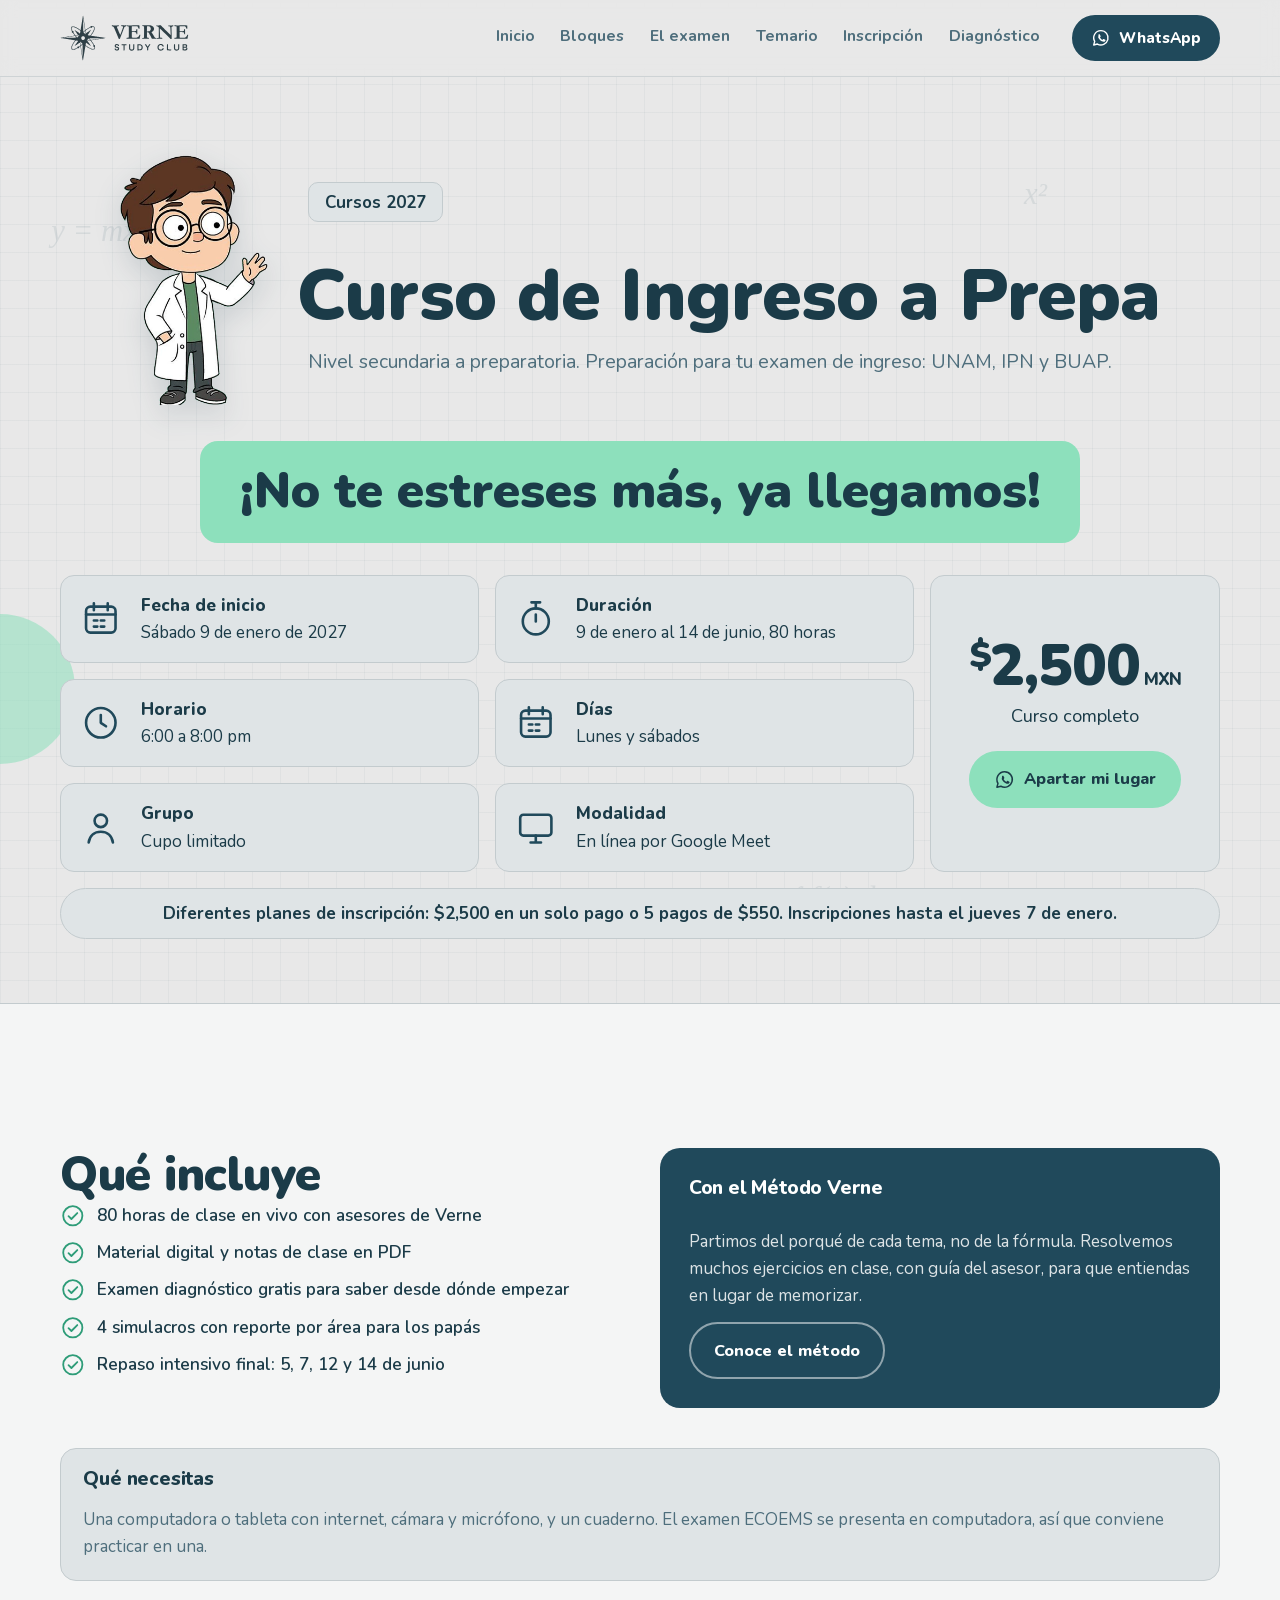
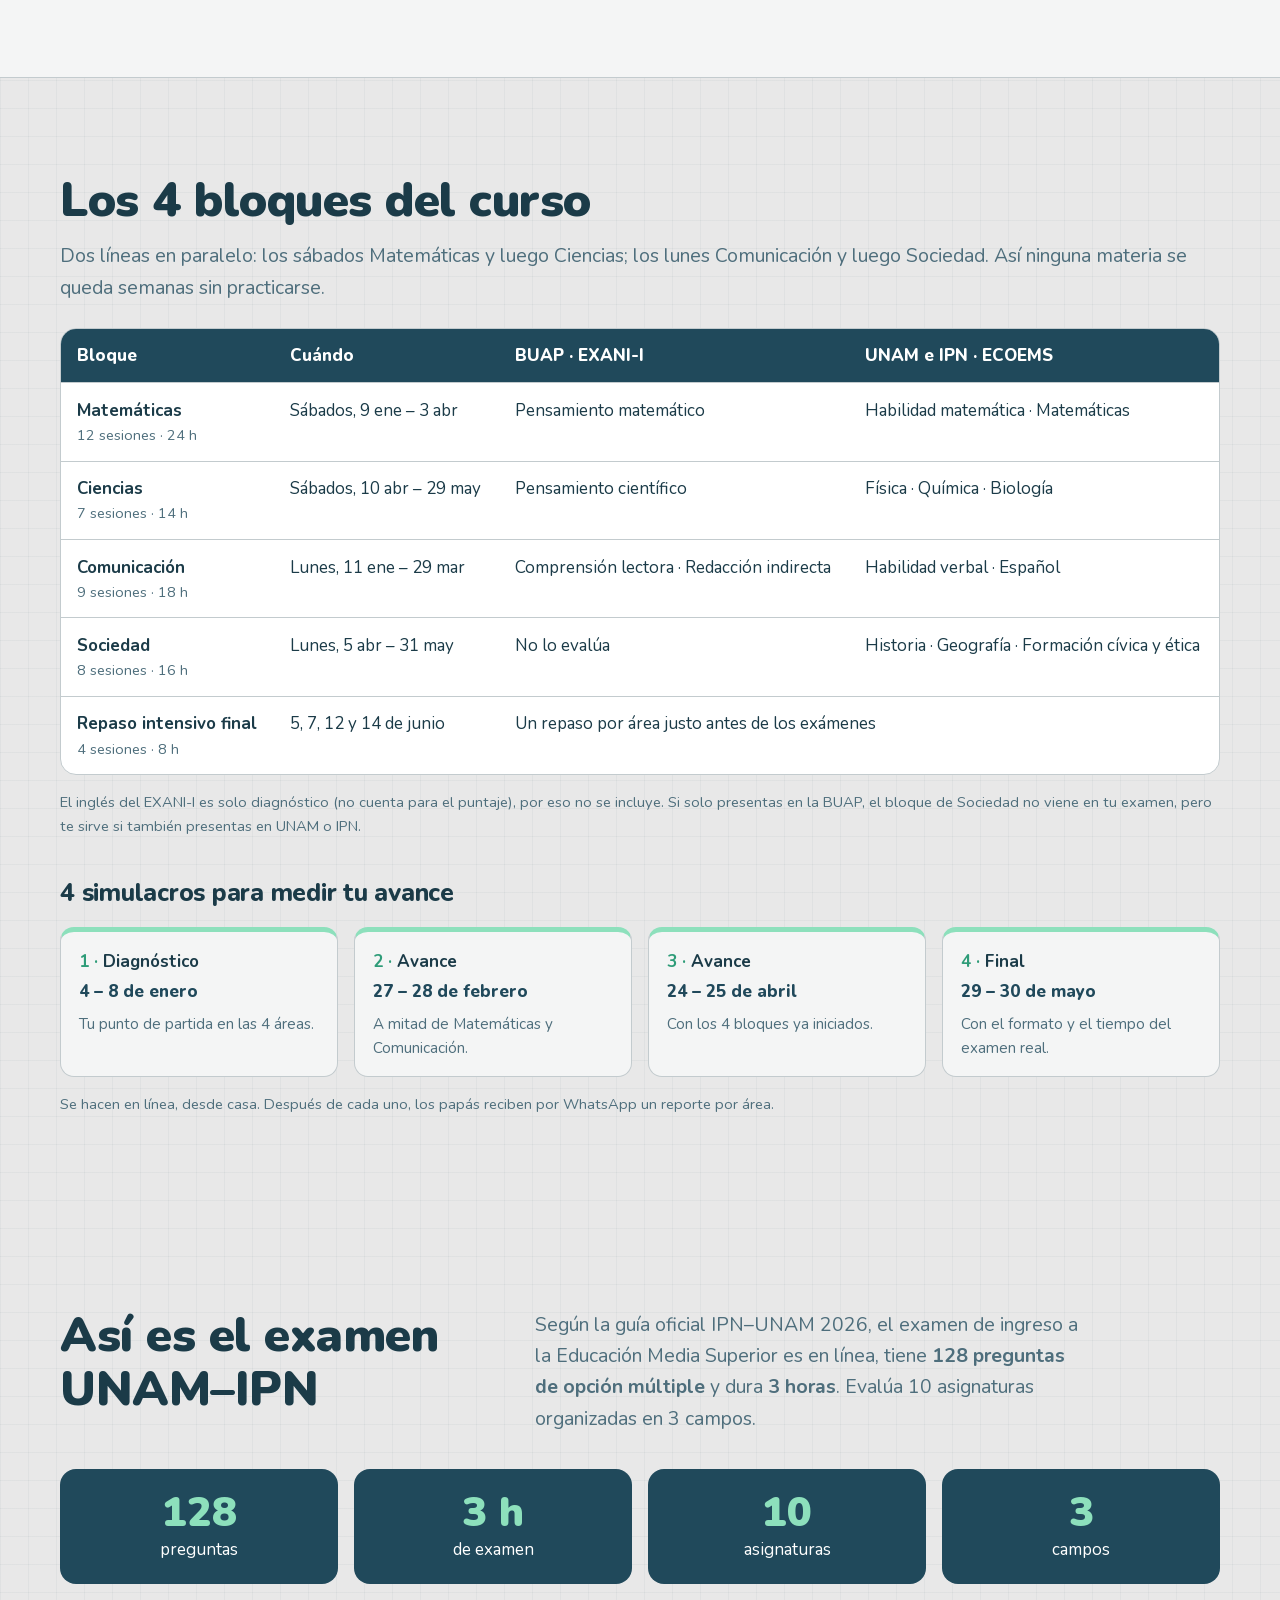
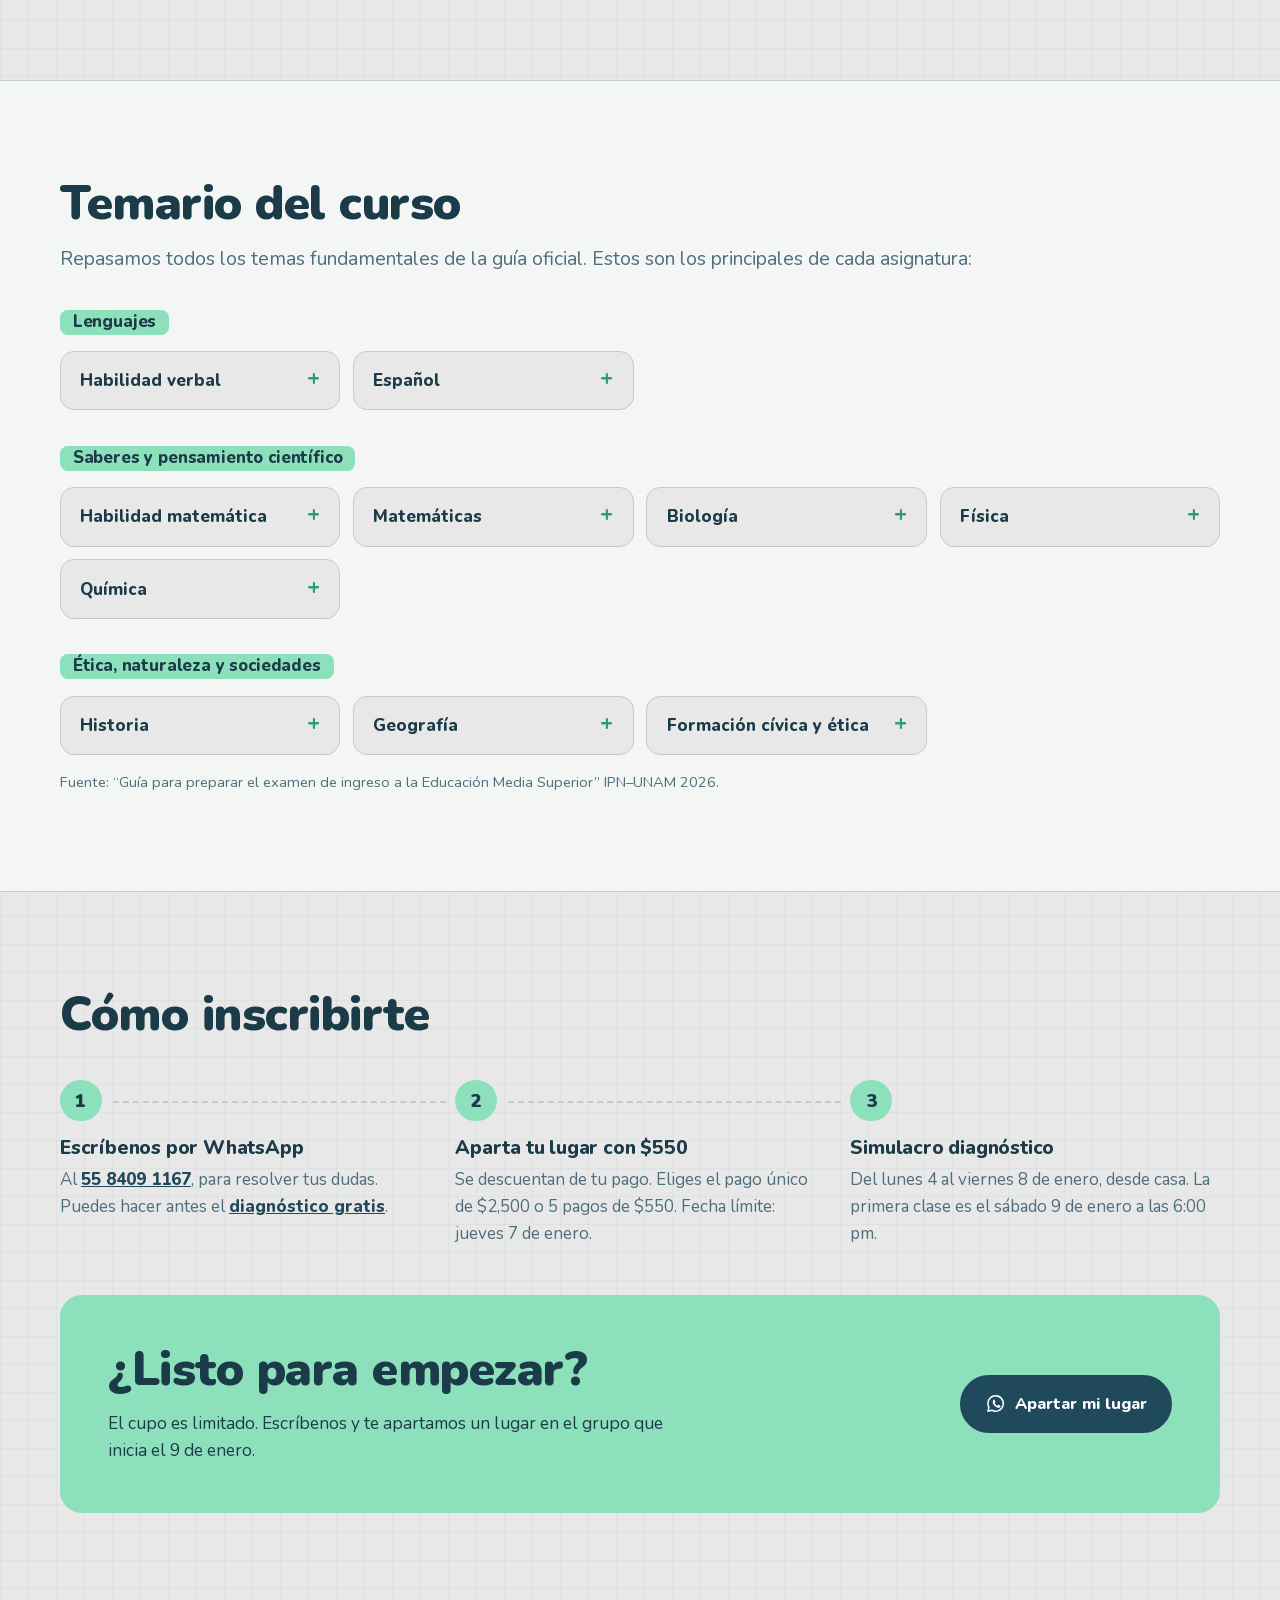
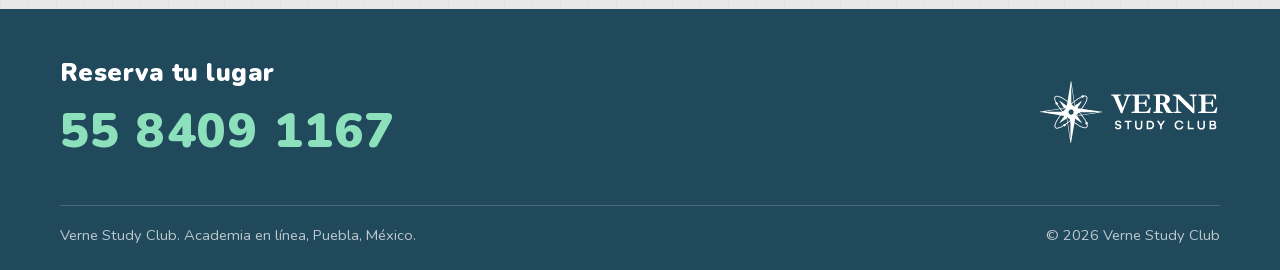
<file: curso.html>
<!doctype html>
<html lang="es-MX">
<head>
<meta charset="utf-8">
<meta name="viewport" content="width=device-width, initial-scale=1">
<title>Curso de Ingreso a Prepa 2027 | Verne Study Club</title>
<meta name="description" content="Curso en línea para el examen de ingreso a prepa (UNAM, IPN, BUAP). Inicia el 9 de enero de 2027, lunes y sábados de 6:00 a 8:00 pm por Google Meet. $2,500 MXN o 5 pagos de $550; aparta con $550.">
<meta name="theme-color" content="#20495B">
<link rel="icon" href="assets/favicon.svg" type="image/svg+xml">
<link rel="canonical" href="https://tomyblazebb8r2d2-jpg.github.io/verne/curso.html">
<link rel="preload" href="fonts/nunito-latin.woff2" as="font" type="font/woff2" crossorigin>
<meta property="og:type" content="website">
<meta property="og:locale" content="es_MX">
<meta property="og:title" content="Curso de Ingreso a Prepa 2027 | Verne Study Club">
<meta property="og:description" content="¡No te estreses más, ya llegamos! Inicia el 9 de enero de 2027. En línea por Google Meet.">
<meta property="og:image" content="https://tomyblazebb8r2d2-jpg.github.io/verne/assets/og.png">
<meta name="twitter:card" content="summary_large_image">
<link rel="stylesheet" href="estilos.css">
<script type="application/ld+json">
{
  "@context": "https://schema.org",
  "@type": "Course",
  "name": "Curso de Ingreso a Prepa 2027",
  "description": "Preparación en línea para el examen de ingreso a la Educación Media Superior (UNAM, IPN, BUAP).",
  "inLanguage": "es-MX",
  "provider": { "@type": "EducationalOrganization", "name": "Verne Study Club", "url": "https://tomyblazebb8r2d2-jpg.github.io/verne/", "telephone": "+52 55 8409 1167" },
  "offers": { "@type": "Offer", "price": "2500", "priceCurrency": "MXN", "category": "Curso completo" },
  "hasCourseInstance": { "@type": "CourseInstance", "courseMode": "online", "startDate": "2027-01-09", "courseSchedule": { "@type": "Schedule", "byDay": ["https://schema.org/Monday", "https://schema.org/Saturday"], "startTime": "18:00", "endTime": "20:00" }, "location": { "@type": "VirtualLocation", "name": "Google Meet" } }
}
</script>
</head>
<body>
<a class="saltar" href="#contenido">Saltar al contenido</a>

<header class="cabecera">
  <div class="envoltura cabecera__fila">
    <a class="cabecera__logo" href="./"><svg class="logo-h" aria-hidden="true" focusable="false" viewBox="275.0 156.5 843.77 299.09"><g transform="translate(279.0 160.5) scale(0.62) translate(-279.0 -160.5)"><path class=""  transform="scale(0.25) translate(0 4096) scale(0.1 -0.1)" d="M20527 34478 c-17 -27 -37 -128 -67 -328 -12 -80 -28 -176 -35 -215 -8 -38 -19 -106 -25 -150 -6 -44 -15 -95 -20 -115 -5 -19 -11 -62 -15 -95 -3 -33 -12 -91 -20 -130 -8 -38 -19 -108 -25 -155 -5 -47 -17 -116 -25 -155 -8 -38 -15 -83 -15 -99 0 -17 -9 -80 -20 -140 -39 -209 -51 -281 -61 -365 -5 -47 -12 -88 -15 -92 -3 -5 -14 -66 -24 -136 -11 -70 -25 -155 -30 -188 -6 -33 -20 -114 -30 -180 -20 -117 -46 -274 -75 -445 -8 -47 -17 -105 -20 -130 -3 -25 -15 -94 -25 -155 -20 -110 -49 -287 -91 -555 -17 -111 -50 -300 -70 -409 -10 -56 -19 -115 -19 -130 0 -14 -7 -57 -15 -96 -9 -38 -22 -113 -30 -165 -37 -242 -46 -297 -56 -325 -5 -16 -12 -64 -15 -105 -4 -41 -12 -100 -19 -130 -8 -30 -18 -97 -24 -147 -6 -51 -15 -103 -20 -116 -5 -13 -12 -54 -16 -92 -4 -39 -13 -97 -20 -130 -7 -33 -18 -104 -24 -157 -6 -53 -15 -108 -21 -123 -5 -14 -10 -39 -10 -54 0 -43 -24 -58 -56 -35 -15 11 -36 26 -48 34 -13 8 -51 38 -87 65 -87 68 -111 85 -204 150 -44 30 -116 80 -160 110 -166 115 -424 284 -520 341 -55 32 -109 64 -120 71 -11 7 -33 20 -50 28 -16 9 -46 26 -67 38 -20 12 -62 37 -95 55 -32 18 -65 37 -73 43 -8 5 -28 16 -45 25 -16 8 -66 35 -110 59 -158 87 -525 265 -546 265 -6 0 -23 7 -37 15 -29 16 -38 19 -257 94 -240 82 -345 110 -550 147 -149 27 -374 25 -479 -4 -232 -65 -363 -184 -444 -407 -25 -67 -26 -79 -26 -285 0 -173 3 -230 18 -290 10 -41 22 -97 27 -124 4 -28 15 -70 23 -95 36 -110 48 -148 56 -180 5 -19 15 -48 23 -65 8 -17 25 -58 37 -91 33 -91 66 -167 136 -312 35 -73 64 -138 64 -144 0 -6 -13 -28 -28 -48 -51 -66 -72 -131 -72 -225 0 -70 5 -98 27 -152 57 -139 189 -225 353 -230 47 -2 88 -3 91 -4 7 0 89 -117 89 -126 0 -3 8 -17 19 -32 10 -15 66 -99 125 -187 59 -88 134 -198 167 -245 33 -47 68 -96 77 -110 9 -13 45 -63 79 -110 34 -47 88 -121 120 -165 32 -44 75 -99 96 -122 21 -23 36 -47 33 -52 -4 -5 -28 -13 -54 -16 -26 -3 -78 -12 -117 -20 -38 -7 -101 -17 -138 -20 -37 -4 -82 -11 -100 -16 -18 -5 -75 -14 -127 -19 -52 -5 -115 -14 -140 -20 -25 -6 -92 -17 -150 -25 -115 -16 -188 -27 -355 -55 -60 -10 -137 -21 -170 -25 -33 -3 -76 -11 -97 -16 -20 -5 -71 -14 -115 -19 -43 -5 -116 -16 -163 -24 -185 -31 -345 -55 -629 -95 -85 -12 -157 -24 -161 -26 -4 -3 -50 -9 -101 -15 -52 -6 -130 -17 -174 -25 -102 -18 -262 -42 -393 -60 -56 -8 -106 -16 -110 -19 -4 -2 -52 -9 -107 -16 -55 -6 -118 -16 -140 -21 -22 -5 -87 -16 -145 -24 -102 -14 -284 -42 -405 -64 -33 -5 -121 -19 -195 -31 -74 -11 -184 -29 -245 -40 -60 -10 -135 -22 -165 -25 -30 -3 -91 -12 -135 -20 -44 -8 -114 -19 -155 -24 -88 -12 -174 -25 -325 -51 -60 -11 -130 -21 -155 -25 -25 -3 -83 -12 -130 -19 -47 -8 -119 -20 -160 -26 -116 -18 -134 -22 -147 -32 -16 -13 -17 -94 -1 -104 13 -8 141 -27 298 -44 52 -6 125 -15 163 -20 37 -6 100 -15 140 -20 83 -12 153 -23 322 -50 66 -11 149 -24 185 -30 130 -21 307 -52 380 -65 41 -8 100 -17 130 -20 30 -4 100 -15 155 -25 55 -10 154 -27 220 -39 66 -11 161 -27 210 -36 50 -8 124 -20 165 -25 41 -6 109 -17 150 -25 90 -17 173 -30 300 -49 52 -8 131 -21 175 -29 44 -9 112 -21 150 -26 39 -6 97 -15 130 -21 33 -5 114 -19 180 -30 66 -11 145 -25 175 -31 30 -6 87 -14 125 -20 61 -8 154 -24 355 -60 30 -6 109 -19 175 -29 66 -11 174 -29 240 -40 66 -12 161 -27 210 -35 50 -7 126 -20 170 -28 44 -9 136 -25 205 -37 69 -11 159 -27 200 -35 41 -8 114 -19 163 -25 48 -6 98 -15 110 -19 13 -5 54 -12 92 -16 39 -3 93 -13 121 -20 27 -8 87 -19 133 -24 45 -5 85 -12 88 -15 11 -10 -12 -48 -79 -131 -83 -103 -233 -309 -331 -455 -42 -63 -99 -146 -125 -185 -123 -178 -163 -237 -177 -263 -9 -15 -23 -39 -33 -54 -9 -14 -34 -55 -55 -90 -20 -34 -48 -81 -62 -103 -13 -22 -40 -67 -60 -100 -19 -33 -46 -78 -60 -100 -33 -53 -46 -77 -160 -300 -139 -269 -162 -316 -225 -465 -17 -41 -38 -89 -46 -107 -8 -17 -14 -37 -14 -45 -1 -7 -9 -31 -20 -53 -11 -22 -19 -48 -20 -57 0 -10 -6 -32 -14 -50 -14 -32 -48 -149 -80 -276 -20 -78 -46 -318 -46 -421 1 -145 34 -290 91 -401 30 -57 151 -179 209 -211 141 -77 344 -105 584 -79 222 23 637 146 891 265 103 48 417 204 506 253 129 69 256 142 330 189 45 30 70 29 99 -2 13 -14 28 -25 33 -25 6 0 18 -7 26 -15 9 -8 56 -24 104 -36 87 -22 89 -22 165 -5 134 31 215 93 272 205 30 60 41 158 29 249 -6 40 -7 80 -4 90 3 9 45 43 93 74 156 101 279 190 371 268 32 27 59 26 65 -2 6 -26 30 -186 46 -293 20 -147 32 -224 50 -330 10 -60 21 -137 25 -170 3 -33 10 -76 15 -95 5 -19 14 -78 20 -130 6 -52 17 -129 25 -170 8 -41 18 -106 24 -145 12 -83 25 -169 51 -325 10 -63 23 -149 29 -190 12 -91 26 -180 51 -325 10 -60 21 -137 25 -170 3 -33 10 -76 15 -95 6 -20 17 -85 26 -145 46 -322 70 -475 89 -575 8 -41 19 -115 25 -165 6 -49 17 -126 25 -170 8 -44 19 -116 24 -160 12 -89 24 -165 51 -335 28 -166 50 -311 66 -420 7 -52 22 -149 33 -215 11 -66 25 -151 31 -190 6 -38 18 -108 26 -155 9 -47 22 -128 30 -180 7 -52 18 -122 24 -155 5 -33 19 -118 31 -190 57 -364 60 -374 96 -396 37 -23 81 -19 107 9 18 21 42 120 51 212 4 36 13 92 20 125 8 33 19 102 25 154 6 51 14 101 19 110 5 9 11 43 15 76 4 33 13 92 22 130 8 39 19 102 23 140 4 39 16 111 25 160 9 50 26 144 37 210 11 66 27 156 35 200 8 44 21 124 29 177 9 54 18 103 20 110 3 7 11 58 19 113 8 55 19 125 25 155 6 30 19 107 30 170 11 63 29 167 40 230 21 115 30 171 51 310 6 41 18 104 25 140 8 36 19 100 24 142 6 42 16 98 22 125 6 26 17 86 24 133 7 47 18 110 23 140 6 30 21 111 32 180 12 69 30 175 40 235 25 140 58 341 64 380 2 17 11 68 20 115 9 47 25 139 36 205 12 66 30 172 41 235 11 63 29 167 40 230 11 63 24 138 29 165 6 28 15 82 21 120 6 39 19 109 30 157 10 48 19 101 19 118 0 18 6 58 14 89 8 31 19 90 25 132 19 142 46 184 88 141 10 -10 43 -35 73 -55 30 -20 80 -55 110 -77 30 -22 80 -56 110 -77 30 -21 57 -40 60 -43 7 -8 177 -123 200 -136 11 -6 28 -18 38 -27 10 -10 21 -17 25 -17 3 0 45 -26 94 -58 176 -117 223 -147 274 -176 19 -10 57 -33 84 -51 28 -18 73 -46 101 -62 29 -15 78 -43 110 -62 111 -65 476 -251 615 -314 86 -39 102 -47 199 -90 30 -13 87 -37 125 -51 39 -15 84 -34 102 -42 17 -8 36 -14 43 -14 7 0 26 -6 43 -14 31 -13 137 -46 262 -80 56 -15 135 -31 294 -57 105 -18 361 -6 456 20 235 66 364 198 426 436 26 102 29 316 6 455 -9 52 -21 132 -27 178 l-11 83 44 39 c29 26 58 67 83 117 33 66 39 90 42 155 8 164 -71 294 -223 368 -42 20 -66 24 -144 25 l-94 0 -43 85 c-23 47 -72 146 -109 220 -61 125 -89 178 -136 255 -10 17 -28 46 -39 65 -11 19 -29 49 -40 65 -11 17 -30 47 -42 69 -30 50 -34 57 -92 146 -91 140 -215 325 -251 375 -19 28 -55 79 -80 115 -99 146 -230 324 -337 461 -43 54 -78 106 -78 114 0 17 18 22 117 30 40 3 87 10 105 16 18 5 67 14 108 19 41 5 113 16 160 25 83 14 211 34 395 61 162 23 239 36 344 55 56 10 114 19 127 19 14 0 57 7 97 15 40 8 119 21 177 29 192 28 314 46 393 61 42 8 91 15 108 15 16 0 62 7 102 15 40 8 113 19 162 24 50 6 128 17 175 25 221 40 320 56 344 56 15 0 59 7 99 15 40 8 119 21 177 29 113 16 182 27 355 56 61 10 135 22 165 25 30 3 87 12 125 20 39 8 97 17 130 20 33 4 76 10 95 15 19 5 78 14 130 20 52 6 111 16 132 21 20 5 71 14 115 19 95 12 358 54 588 96 50 9 131 22 180 30 50 7 119 18 155 24 145 23 270 42 365 56 255 36 278 41 297 64 23 29 23 55 -1 79 -26 26 -73 37 -206 50 -60 6 -153 17 -205 26 -52 8 -115 15 -140 15 -25 0 -72 7 -105 14 -33 8 -107 20 -165 26 -58 6 -112 13 -121 16 -9 2 -79 13 -155 24 -236 32 -286 40 -379 56 -49 8 -124 19 -165 24 -91 10 -255 35 -370 56 -47 8 -125 19 -175 25 -49 5 -106 14 -125 19 -19 5 -64 12 -100 15 -36 4 -99 13 -140 21 -41 7 -124 21 -185 29 -60 9 -166 24 -235 35 -69 10 -161 23 -205 30 -44 6 -118 18 -165 26 -47 8 -121 19 -165 24 -44 5 -118 16 -165 24 -88 15 -258 40 -510 76 -80 12 -174 26 -210 31 -36 6 -99 15 -140 20 -41 5 -113 16 -160 24 -47 8 -105 17 -130 20 -66 8 -302 44 -400 60 -47 8 -128 19 -180 25 -52 6 -111 15 -130 20 -19 4 -64 11 -100 15 -36 3 -114 15 -175 25 -60 10 -138 21 -173 25 -35 3 -70 9 -78 12 -23 9 -16 46 14 75 22 20 309 407 382 514 121 178 320 482 320 489 0 3 15 27 33 53 18 26 49 73 68 105 19 32 43 73 54 92 11 18 44 75 73 127 29 51 57 100 62 108 15 23 39 70 134 255 78 150 128 260 198 430 11 28 26 64 34 80 20 45 85 237 119 350 200 681 80 1095 -358 1237 -65 21 -90 23 -267 23 -165 0 -202 -3 -242 -18 -59 -23 -83 -16 -108 33 -29 57 -122 134 -193 161 -90 34 -220 32 -297 -3 -136 -63 -220 -199 -220 -355 0 -37 -4 -72 -8 -78 -4 -5 -27 -19 -52 -31 -102 -47 -310 -151 -385 -193 -44 -24 -100 -55 -125 -68 -72 -38 -163 -89 -216 -122 -27 -17 -76 -46 -109 -66 -33 -20 -87 -54 -120 -75 -33 -22 -76 -49 -95 -60 -19 -11 -48 -29 -65 -40 -16 -11 -42 -26 -56 -34 -75 -43 -385 -256 -567 -391 -70 -52 -142 -105 -160 -117 -19 -13 -58 -42 -88 -65 -55 -44 -88 -54 -97 -29 -3 8 -11 52 -17 98 -6 45 -20 139 -30 208 -11 69 -22 150 -25 180 -4 30 -11 72 -16 92 -5 20 -14 74 -20 120 -5 46 -16 117 -24 158 -8 41 -19 109 -24 150 -15 112 -39 265 -55 355 -8 44 -25 145 -36 225 -12 80 -30 197 -40 260 -10 63 -21 142 -25 175 -3 33 -10 74 -15 90 -5 17 -14 68 -19 115 -6 47 -17 123 -25 170 -8 47 -24 150 -36 230 -12 80 -28 183 -37 230 -8 47 -21 128 -28 180 -31 230 -55 392 -59 399 -3 4 -12 63 -21 131 -9 68 -18 127 -20 131 -3 3 -9 49 -15 100 -6 52 -17 128 -25 169 -7 41 -24 143 -36 225 -12 83 -28 191 -36 240 -8 50 -19 122 -23 160 -5 39 -16 108 -24 155 -13 77 -40 249 -66 420 -34 231 -51 333 -54 339 -2 3 -9 51 -15 106 -7 55 -18 134 -26 175 -8 41 -17 99 -21 129 -10 86 -74 132 -107 79z m129 -1314 c12 -54 26 -144 32 -199 12 -102 22 -175 48 -325 8 -47 21 -130 28 -185 14 -100 22 -153 56 -365 42 -261 62 -387 66 -420 4 -35 16 -104 54 -320 11 -63 20 -126 20 -140 0 -14 9 -74 19 -135 23 -129 57 -349 66 -420 3 -27 12 -84 20 -125 12 -66 23 -134 64 -400 6 -36 20 -125 31 -199 11 -73 22 -137 25 -141 2 -4 9 -47 14 -96 6 -49 17 -127 25 -174 40 -223 56 -320 56 -346 0 -16 7 -60 15 -99 8 -38 20 -110 26 -160 6 -49 17 -117 25 -150 7 -33 14 -76 14 -96 0 -21 9 -84 19 -140 36 -193 38 -176 -22 -234 -29 -28 -95 -83 -147 -122 -52 -39 -144 -113 -205 -163 -255 -211 -346 -282 -352 -276 -4 3 -8 437 -10 964 -2 526 -8 1364 -14 1862 -14 1143 -25 2646 -20 2683 7 52 26 21 47 -79z m4332 -3308 c91 -31 140 -64 196 -128 135 -157 161 -376 85 -718 -6 -25 -16 -72 -23 -105 -14 -64 -38 -141 -68 -217 -10 -26 -18 -53 -18 -60 -1 -7 -9 -31 -20 -53 -11 -22 -19 -46 -20 -53 0 -6 -9 -29 -20 -49 -11 -21 -20 -44 -20 -51 0 -7 -8 -30 -19 -50 -10 -20 -25 -53 -34 -72 -17 -40 -186 -379 -226 -455 -15 -27 -43 -79 -63 -115 -33 -61 -47 -85 -98 -175 -11 -19 -28 -50 -38 -67 -63 -110 -100 -169 -238 -376 -60 -90 -125 -188 -144 -218 -72 -110 -140 -206 -338 -474 -239 -323 -212 -292 -257 -287 -122 15 -271 38 -303 46 -20 6 -77 14 -127 20 -49 6 -162 21 -250 35 -88 14 -191 30 -230 36 -231 34 -244 39 -208 88 44 60 93 132 93 137 0 2 17 30 39 62 62 93 121 184 121 188 0 2 19 33 43 68 23 36 58 91 77 123 19 31 54 85 76 120 23 34 43 66 45 71 2 4 40 62 83 128 134 203 151 229 156 240 3 6 32 51 64 100 32 50 69 106 81 125 13 19 44 69 70 110 27 41 63 98 80 125 18 28 54 84 80 125 26 41 61 94 76 118 16 24 29 45 29 47 0 4 51 83 102 157 10 15 18 30 18 33 0 3 16 28 35 55 64 91 42 93 -77 8 -48 -35 -120 -84 -160 -110 -40 -26 -112 -74 -160 -108 -190 -130 -268 -184 -388 -265 -69 -46 -152 -103 -185 -126 -33 -23 -89 -62 -125 -87 -36 -25 -83 -58 -105 -74 -22 -16 -65 -45 -95 -66 -59 -39 -60 -40 -105 -75 -16 -13 -55 -40 -85 -60 -30 -20 -77 -52 -105 -72 -27 -19 -72 -51 -100 -71 -27 -19 -77 -55 -110 -80 -33 -24 -76 -55 -95 -68 -19 -14 -60 -43 -90 -65 -72 -53 -108 -73 -120 -66 -5 3 -12 22 -15 43 -3 20 -12 75 -20 122 -13 80 -32 202 -70 450 -9 58 -21 139 -26 180 -5 41 -16 107 -24 145 -7 39 -17 104 -20 146 l-7 75 35 30 c19 16 58 45 86 64 28 19 100 72 161 117 61 45 141 102 178 128 37 25 87 61 112 79 117 85 443 306 470 319 8 4 34 20 57 35 134 86 321 197 458 272 57 31 94 51 225 123 118 64 366 187 378 187 8 0 39 -22 70 -48 88 -75 144 -95 261 -90 110 4 177 30 255 99 45 40 106 147 106 186 0 35 17 71 40 83 39 21 104 28 273 29 152 1 174 -1 235 -23z m-8502 -36 c60 -11 129 -25 154 -31 25 -6 70 -16 100 -23 52 -13 82 -22 225 -69 74 -24 179 -64 222 -83 17 -8 36 -14 43 -14 7 0 24 -6 38 -14 15 -8 47 -23 72 -34 131 -57 262 -122 425 -208 44 -23 109 -57 145 -75 36 -18 71 -38 79 -43 7 -6 42 -27 76 -46 70 -39 169 -97 230 -135 22 -13 57 -35 79 -47 50 -30 60 -36 131 -82 135 -88 389 -260 490 -331 28 -20 79 -56 115 -81 36 -25 92 -65 125 -89 33 -25 67 -48 75 -52 17 -7 138 -103 163 -128 18 -18 16 -63 -9 -170 -16 -72 -40 -211 -60 -355 -8 -58 -18 -118 -24 -135 -5 -16 -14 -72 -20 -122 -6 -51 -14 -103 -19 -115 -5 -13 -12 -52 -16 -88 -11 -103 -32 -192 -46 -201 -8 -5 -21 -3 -31 4 -9 7 -94 65 -190 129 -95 65 -206 140 -245 168 -40 27 -106 73 -145 100 -40 28 -170 115 -288 195 -118 79 -267 180 -330 224 -195 136 -465 320 -850 579 -69 46 -132 90 -141 98 -18 16 -49 19 -49 4 0 -5 25 -46 55 -90 30 -44 55 -83 55 -86 0 -3 8 -17 19 -32 68 -99 297 -449 303 -463 4 -10 23 -40 42 -68 20 -28 36 -53 36 -56 0 -3 8 -18 18 -33 51 -74 102 -153 102 -157 0 -2 15 -25 33 -51 17 -25 39 -56 47 -69 8 -12 73 -110 144 -216 71 -107 152 -230 181 -274 47 -73 176 -268 327 -494 32 -47 54 -88 50 -92 -9 -9 -185 -39 -297 -50 -49 -6 -106 -14 -125 -19 -19 -5 -73 -14 -120 -19 -47 -6 -123 -17 -170 -25 -47 -9 -146 -25 -220 -37 -74 -12 -141 -24 -148 -27 -7 -2 -27 11 -45 30 -73 78 -459 597 -532 717 -5 9 -28 43 -49 76 -43 66 -64 100 -121 190 -21 33 -45 71 -55 85 -9 14 -20 35 -24 47 -4 12 -13 27 -21 33 -24 20 -17 48 23 98 61 76 75 115 80 228 4 94 2 106 -23 161 -28 64 -109 151 -180 194 -36 22 -52 24 -170 26 -71 1 -136 2 -143 2 -7 1 -22 22 -34 49 -28 65 -50 114 -92 205 -20 43 -36 80 -36 83 0 3 -6 20 -14 37 -33 72 -91 236 -125 352 -119 408 -99 723 58 882 46 47 138 102 211 127 100 33 277 35 436 6z m4959 -1737 c4 -27 12 -82 20 -123 7 -41 16 -104 20 -140 3 -36 10 -81 15 -100 5 -19 14 -73 19 -120 6 -47 18 -128 26 -180 9 -52 25 -144 35 -205 10 -60 21 -139 25 -175 3 -36 10 -79 16 -96 5 -17 16 -77 24 -135 8 -57 17 -119 21 -136 13 -65 -28 -39 -242 150 -673 594 -754 667 -754 681 0 13 131 128 319 279 75 61 138 113 141 117 3 3 15 13 27 21 24 17 110 89 190 162 29 26 62 47 72 47 16 0 21 -9 26 -47z m-2375 -1798 c0 -15 -25 -44 -279 -330 -121 -136 -313 -341 -535 -572 -60 -62 -117 -113 -126 -113 -19 0 -106 87 -250 250 -125 142 -132 149 -238 275 -52 61 -119 138 -149 173 -30 34 -53 69 -50 76 6 14 40 21 172 36 44 5 118 16 165 24 113 20 339 53 420 61 36 4 92 13 125 20 33 7 91 16 128 20 37 4 82 11 100 16 18 5 73 14 122 19 50 6 126 17 170 25 216 38 225 39 225 20z m-1819 -278 c9 -7 84 -97 168 -202 84 -104 166 -204 182 -222 15 -17 70 -78 120 -135 51 -57 103 -113 117 -126 57 -54 193 -50 -2423 -63 -2453 -11 -2916 -9 -2894 17 17 20 64 33 184 48 212 28 281 38 390 56 61 10 139 22 174 26 35 3 78 10 95 15 17 5 72 14 121 19 50 6 124 17 165 25 41 8 109 19 150 24 93 12 183 26 325 51 61 10 175 28 255 40 80 11 197 29 260 40 63 10 178 28 255 40 77 12 192 30 255 40 63 11 140 22 170 25 30 4 71 11 90 15 19 5 78 14 130 20 52 6 111 15 130 20 19 5 76 14 125 20 50 6 124 17 165 25 41 8 109 19 150 24 83 11 161 23 325 51 61 10 143 22 184 26 41 3 88 10 105 15 17 5 72 14 121 19 50 6 124 17 165 25 196 38 218 40 241 22z m3529 -116 c41 -10 89 -26 105 -35 17 -9 34 -16 38 -16 4 0 20 -8 35 -18 15 -11 47 -32 71 -48 61 -40 151 -131 197 -201 45 -67 94 -160 94 -178 0 -7 9 -41 20 -75 30 -93 28 -263 -4 -390 -79 -311 -338 -542 -653 -579 -363 -44 -699 164 -822 509 -31 88 -51 199 -51 282 0 71 32 240 49 263 5 6 13 24 19 42 6 17 31 63 56 102 118 181 271 293 466 341 135 34 252 35 380 1z m7950 -811 c29 -18 -6 -30 -135 -45 -164 -19 -381 -52 -393 -59 -5 -3 -49 -10 -98 -16 -49 -6 -120 -17 -159 -25 -38 -8 -97 -17 -130 -20 -33 -4 -76 -10 -95 -15 -20 -5 -71 -14 -115 -20 -90 -12 -225 -32 -395 -60 -63 -10 -178 -28 -255 -40 -77 -12 -192 -30 -255 -40 -190 -31 -431 -69 -585 -91 -38 -6 -119 -19 -180 -29 -60 -10 -139 -22 -174 -26 -35 -3 -78 -10 -95 -15 -17 -5 -74 -14 -126 -20 -52 -6 -122 -17 -155 -24 -33 -7 -91 -16 -128 -20 -37 -4 -82 -11 -99 -16 -18 -5 -79 -14 -137 -19 -58 -6 -124 -15 -146 -21 -22 -5 -87 -16 -145 -24 -58 -8 -130 -19 -160 -24 -30 -5 -89 -15 -130 -21 -264 -42 -338 -53 -450 -72 -209 -34 -204 -34 -225 -1 -16 25 -115 147 -215 267 -19 23 -113 131 -208 239 -96 109 -171 204 -169 211 4 10 206 14 989 19 2434 17 3865 28 3893 31 78 8 662 5 675 -4z m-5712 -132 c27 -29 63 -69 78 -88 16 -19 62 -73 104 -120 63 -70 329 -388 379 -453 9 -11 11 -21 5 -27 -5 -5 -58 -16 -117 -25 -60 -8 -112 -17 -116 -19 -4 -3 -45 -10 -92 -15 -46 -6 -122 -17 -169 -25 -151 -27 -333 -55 -395 -61 -33 -4 -76 -10 -95 -15 -19 -5 -80 -14 -135 -20 -55 -6 -136 -17 -180 -25 -70 -12 -143 -19 -182 -16 -24 2 -13 26 35 76 26 28 88 96 137 151 93 104 292 320 400 434 33 36 90 97 125 135 123 135 151 165 160 165 5 0 31 -24 58 -52z m-5507 -842 c19 -8 61 -17 94 -21 33 -3 105 -15 160 -25 55 -10 132 -23 170 -29 132 -19 210 -33 275 -47 36 -8 105 -19 155 -25 141 -17 158 -30 112 -86 -13 -15 -40 -53 -60 -83 -20 -30 -51 -75 -68 -100 -18 -25 -54 -76 -81 -115 -26 -38 -66 -95 -88 -125 -64 -88 -101 -141 -146 -208 -23 -34 -64 -90 -91 -125 -26 -34 -74 -100 -106 -147 -32 -47 -76 -110 -98 -140 -21 -30 -61 -86 -88 -125 -26 -38 -62 -90 -80 -115 -42 -60 -159 -232 -243 -355 -37 -55 -90 -131 -116 -170 -27 -38 -75 -108 -107 -155 -32 -47 -66 -96 -76 -109 -21 -27 -25 -51 -8 -51 12 0 50 24 358 229 113 75 209 138 214 140 5 2 37 22 71 45 35 22 102 66 150 96 48 30 157 101 243 158 85 56 157 102 159 102 1 0 24 15 49 33 26 17 54 37 63 42 10 6 42 26 72 46 30 20 83 54 118 75 35 21 161 103 279 182 118 78 219 142 223 142 4 0 15 9 25 20 10 11 22 20 26 20 9 0 55 30 112 74 62 48 77 27 97 -129 5 -44 16 -118 25 -165 27 -151 54 -324 60 -380 3 -30 12 -93 20 -140 75 -433 71 -394 36 -426 -16 -14 -85 -66 -153 -114 -211 -152 -273 -197 -377 -275 -19 -14 -40 -25 -48 -25 -8 0 -42 15 -76 33 -60 31 -66 32 -182 32 -109 0 -124 -2 -165 -25 -147 -82 -209 -188 -211 -360 -1 -100 -8 -111 -107 -168 -35 -21 -80 -47 -100 -59 -21 -12 -48 -27 -62 -33 -36 -15 -40 -18 -90 -46 -155 -90 -429 -222 -600 -290 -47 -19 -94 -39 -105 -44 -27 -12 -137 -53 -210 -78 -500 -169 -871 -155 -1040 40 -61 71 -92 150 -109 280 -27 202 11 451 116 763 30 89 58 165 78 210 10 22 30 71 45 109 15 38 31 77 35 85 5 9 59 119 122 244 62 126 120 241 128 255 8 15 34 61 58 102 23 41 53 93 67 115 13 22 35 57 47 79 32 53 38 63 81 127 20 31 37 59 37 62 0 3 26 45 58 94 63 94 131 198 147 224 36 58 279 397 429 599 217 292 209 285 277 256z m6215 -14 c17 -15 62 -67 99 -117 154 -203 190 -250 196 -255 9 -7 261 -361 336 -470 43 -64 212 -325 251 -390 78 -130 199 -344 255 -450 35 -69 81 -154 102 -190 54 -95 55 -110 7 -167 -22 -26 -53 -73 -68 -103 -26 -50 -28 -64 -28 -165 -1 -101 1 -114 26 -162 64 -121 194 -212 316 -221 51 -4 66 -9 77 -26 26 -39 58 -251 59 -381 0 -187 -36 -308 -125 -408 -51 -58 -96 -88 -186 -124 -65 -25 -76 -26 -253 -26 -164 0 -199 3 -305 27 -65 15 -140 33 -165 41 -161 48 -226 69 -235 75 -5 4 -23 10 -40 14 -16 4 -48 16 -72 27 -23 10 -47 19 -53 19 -7 0 -24 6 -38 14 -30 16 -80 38 -192 86 -87 37 -451 218 -525 261 -27 16 -57 32 -65 36 -20 9 -286 163 -385 223 -44 27 -103 63 -131 79 -29 17 -57 38 -64 46 -7 8 -16 15 -21 15 -4 0 -29 15 -54 33 -26 17 -55 37 -65 42 -10 6 -26 17 -35 25 -9 8 -25 19 -35 25 -50 29 -339 229 -431 298 -35 27 -104 79 -154 116 l-90 68 2 74 c2 41 9 106 17 144 8 39 18 90 21 115 6 44 27 177 65 395 10 61 26 162 35 225 25 167 23 160 47 160 11 0 26 -6 32 -13 6 -8 213 -148 459 -313 247 -164 456 -304 465 -310 10 -6 49 -32 87 -58 39 -25 103 -68 143 -96 41 -27 75 -50 77 -50 2 0 38 -24 80 -52 42 -29 99 -67 126 -84 27 -17 57 -38 67 -47 10 -9 23 -17 29 -17 6 0 17 -7 24 -16 7 -9 22 -20 34 -25 11 -5 40 -25 65 -43 25 -19 48 -35 52 -35 6 -1 75 -45 160 -103 15 -10 30 -18 33 -18 3 0 34 -20 69 -45 36 -25 70 -45 75 -45 20 0 12 29 -20 72 -17 24 -94 140 -173 258 -78 118 -157 235 -174 260 -34 48 -59 83 -137 195 -27 39 -65 93 -84 120 -51 73 -123 177 -196 285 -35 52 -82 121 -105 154 -23 32 -71 102 -108 155 -68 99 -81 119 -182 261 -197 279 -262 380 -256 395 5 14 11 16 156 39 52 9 149 24 215 35 66 11 151 23 188 26 37 4 82 11 100 16 18 5 73 14 122 20 50 6 106 14 125 19 19 5 85 16 145 24 61 9 124 20 140 25 40 13 36 14 71 -17z m-4257 -499 c47 -43 109 -99 136 -124 28 -26 68 -62 90 -80 22 -19 99 -88 170 -154 72 -66 181 -165 244 -220 63 -55 145 -130 183 -166 64 -63 68 -69 68 -111 0 -41 -5 -49 -51 -94 -79 -76 -79 -76 -169 -149 -46 -39 -92 -77 -100 -85 -53 -49 -109 -96 -225 -188 -71 -56 -142 -114 -156 -127 -30 -29 -55 -32 -68 -7 -5 9 -14 56 -20 102 -23 175 -53 378 -71 475 -10 55 -21 127 -25 160 -4 33 -11 78 -16 100 -5 22 -16 87 -24 145 -38 278 -55 388 -64 417 -5 17 -12 66 -16 107 -7 68 -6 76 10 76 10 0 56 -35 104 -77z m902 -1763 c31 -3006 39 -4764 21 -4782 -6 -6 -14 -9 -17 -6 -3 2 -12 58 -20 124 -16 119 -19 141 -55 349 -47 271 -74 439 -106 660 -16 112 -30 199 -54 340 -10 61 -21 137 -25 170 -3 33 -11 76 -16 97 -5 20 -14 71 -19 115 -5 43 -16 116 -24 163 -8 47 -20 119 -25 160 -16 121 -31 218 -51 335 -10 61 -21 137 -25 170 -3 33 -10 76 -15 95 -5 19 -14 78 -20 130 -6 52 -15 111 -20 130 -5 19 -14 73 -19 120 -6 47 -17 123 -25 170 -34 191 -56 328 -61 380 -4 30 -11 71 -15 90 -5 19 -14 78 -20 130 -6 52 -15 111 -20 130 -5 19 -14 80 -20 135 -6 55 -15 116 -20 135 -5 19 -14 76 -20 125 -6 50 -17 122 -25 160 -18 90 -27 197 -17 211 4 6 100 86 215 177 202 161 250 201 406 339 42 37 83 66 91 65 13 -2 16 -82 21 -617z"/><ellipse class="orbita-fija" cx="514.22" cy="395.23" rx="165.68" ry="43.38" transform="rotate(-136.03 514.22 395.23)" fill="none" stroke="#2F4047" stroke-width="4.0"/><ellipse class="orbita-fija" cx="514.22" cy="395.23" rx="165.46" ry="43.83" transform="rotate(-45.17 514.22 395.23)" fill="none" stroke="#2F4047" stroke-width="4.0"/></g><g transform="translate(350.02 -446.70500000000004)"><path class=""  transform="scale(0.25) translate(0 4096) scale(0.1 -0.1)" d="M10487 14133 c-4 -3 -7 -46 -7 -95 0 -102 -2 -100 110 -113 112 -12 235 -61 306 -122 45 -39 127 -191 208 -383 15 -36 34 -78 41 -95 7 -16 25 -59 40 -95 15 -36 36 -85 47 -110 39 -89 47 -106 73 -170 15 -36 32 -78 40 -95 7 -16 22 -52 33 -80 35 -85 113 -268 134 -315 36 -80 46 -104 73 -170 29 -72 43 -103 74 -171 12 -25 21 -50 21 -54 0 -4 9 -26 19 -49 10 -23 38 -86 61 -141 23 -55 50 -118 60 -140 10 -22 39 -89 65 -150 26 -60 53 -123 60 -140 7 -16 25 -59 40 -95 15 -36 33 -78 40 -95 7 -16 25 -59 40 -95 14 -36 33 -77 41 -92 8 -14 14 -31 14 -38 0 -6 18 -49 40 -96 22 -47 40 -88 40 -91 0 -3 9 -24 19 -47 10 -23 31 -70 46 -106 15 -36 34 -71 43 -77 11 -9 53 -13 127 -13 104 0 113 2 133 23 13 13 27 37 32 53 5 16 21 61 35 99 15 39 35 95 44 125 23 71 78 214 102 266 10 23 19 45 19 49 0 4 7 21 15 38 8 18 21 50 29 72 7 22 24 65 36 95 12 30 28 73 36 95 7 22 25 72 40 110 14 39 32 88 40 110 8 22 21 54 29 72 8 17 15 36 15 42 0 6 9 30 20 53 10 24 31 75 45 113 14 39 30 79 35 90 5 11 16 38 24 60 8 22 24 65 36 95 12 30 30 78 40 105 10 28 27 73 38 100 11 28 26 66 33 85 38 106 62 168 75 197 8 17 14 34 14 38 0 4 7 21 15 38 8 18 21 50 29 72 13 38 31 83 78 200 11 28 26 68 34 90 8 22 19 49 24 60 5 11 16 38 24 60 39 110 48 132 60 160 8 17 26 60 40 98 15 37 43 95 63 130 77 134 130 166 396 243 81 24 86 30 80 111 -5 70 -22 99 -51 88 -21 -8 -939 -7 -1117 1 -122 6 -152 4 -162 -7 -9 -12 -18 -111 -14 -156 2 -22 39 -33 166 -48 69 -8 133 -18 143 -23 9 -5 35 -13 57 -17 52 -9 120 -49 147 -87 l21 -31 -18 -76 c-10 -42 -24 -88 -31 -102 -8 -15 -18 -44 -23 -65 -6 -22 -31 -97 -56 -169 -26 -71 -53 -150 -61 -175 -8 -25 -18 -54 -24 -65 -5 -11 -25 -65 -44 -120 -43 -126 -54 -159 -76 -215 -17 -43 -35 -91 -81 -217 -12 -32 -30 -77 -40 -101 -10 -23 -19 -48 -19 -55 -1 -6 -9 -30 -20 -52 -11 -22 -20 -47 -20 -55 0 -8 -9 -33 -20 -55 -11 -22 -19 -44 -20 -50 0 -9 -21 -67 -62 -170 -33 -81 -59 -147 -78 -195 -10 -25 -29 -71 -41 -102 -26 -65 -54 -78 -66 -30 -6 26 -22 66 -65 162 -11 25 -26 59 -33 75 -6 17 -21 50 -32 75 -11 25 -33 74 -48 110 -15 36 -35 83 -45 105 -80 181 -85 193 -115 265 -15 36 -32 79 -40 95 -7 17 -22 53 -33 80 -32 79 -115 272 -166 387 -9 20 -16 39 -16 43 0 4 -9 26 -19 49 -10 23 -38 86 -61 141 -23 55 -51 118 -61 141 -10 23 -19 45 -19 49 0 4 -6 21 -14 38 -73 160 -87 264 -43 305 13 12 27 22 33 22 5 0 38 8 74 19 86 26 199 49 284 60 51 6 71 12 79 27 15 26 17 160 3 180 -11 14 -54 15 -467 5 -319 -8 -569 -9 -844 -1 -468 12 -490 12 -498 3z"/><path class=""  transform="scale(0.25) translate(0 4096) scale(0.1 -0.1)" d="M14343 14129 c-8 -8 -13 -43 -13 -95 0 -80 1 -82 28 -92 15 -6 69 -16 119 -22 51 -6 103 -14 117 -19 13 -6 58 -14 99 -20 141 -20 177 -54 199 -192 18 -119 19 -2583 1 -2645 -19 -59 -50 -84 -121 -94 -34 -5 -66 -11 -71 -15 -6 -3 -61 -10 -123 -15 -62 -6 -133 -17 -158 -25 -25 -8 -57 -17 -72 -20 -16 -3 -30 -14 -34 -28 -10 -32 -13 -149 -3 -168 8 -15 157 -17 1694 -24 1894 -8 1718 -15 1729 68 20 156 41 276 85 492 11 50 29 144 41 210 12 66 27 144 33 174 15 74 2 83 -117 79 l-90 -3 -17 -35 c-161 -334 -192 -387 -288 -492 -131 -142 -270 -207 -495 -228 -55 -6 -138 -15 -185 -21 -47 -6 -207 -11 -356 -11 -237 1 -288 4 -421 26 -83 13 -165 31 -181 40 -62 32 -61 16 -65 744 -3 581 -1 664 12 672 19 12 672 11 855 -2 72 -5 143 -14 158 -20 87 -34 142 -154 183 -401 8 -48 21 -99 30 -113 15 -22 22 -24 100 -24 69 0 85 3 92 18 5 9 6 295 3 665 -7 754 7 680 -125 670 -44 -3 -86 -10 -92 -14 -6 -5 -14 -35 -16 -67 -5 -53 -24 -131 -50 -207 -5 -16 -15 -49 -21 -73 -26 -93 -119 -162 -219 -162 -30 0 -78 -7 -108 -16 -77 -22 -788 -34 -801 -13 -10 16 -12 820 -2 1092 6 183 7 189 29 204 21 13 110 15 684 15 653 0 661 -1 704 -22 25 -11 57 -38 73 -58 42 -55 73 -102 73 -110 0 -4 15 -30 33 -57 37 -57 101 -189 147 -305 12 -30 29 -71 38 -90 l17 -35 105 0 105 0 -2 388 c-2 359 -4 391 -22 432 -10 24 -27 48 -38 53 -31 17 -991 22 -2168 12 -313 -3 -689 -1 -835 3 -211 7 -268 6 -277 -4z"/><path class=""  transform="scale(0.25) translate(0 4096) scale(0.1 -0.1)" d="M19510 14149 c-124 -3 -419 -7 -657 -8 -498 -1 -453 10 -453 -109 0 -47 5 -73 14 -81 16 -13 136 -30 226 -31 39 -1 91 -10 130 -23 111 -38 104 10 105 -732 0 -763 -15 -2147 -24 -2195 -10 -54 -71 -79 -240 -96 -143 -15 -206 -28 -216 -44 -4 -6 -8 -41 -11 -79 -5 -85 9 -106 65 -97 69 12 1088 17 1376 8 245 -8 292 -7 305 5 10 9 16 37 17 84 2 86 -10 102 -94 119 -32 6 -76 16 -98 22 -22 5 -62 14 -90 19 -129 26 -225 52 -236 65 -8 10 -11 191 -12 676 l0 663 134 -1 c83 0 162 -7 209 -17 128 -27 134 -36 517 -827 134 -276 301 -611 344 -690 69 -129 1 -116 640 -122 368 -4 558 -2 567 4 7 7 12 37 12 83 0 46 -5 76 -12 82 -7 5 -51 20 -98 33 -136 37 -241 93 -281 148 -35 48 -71 103 -89 137 -6 11 -23 39 -38 62 -15 23 -63 101 -107 173 -44 71 -88 142 -97 158 -9 15 -35 59 -58 97 -23 39 -49 82 -58 97 -9 14 -34 55 -54 91 -21 35 -44 70 -53 77 -8 7 -15 17 -15 22 0 5 -9 21 -19 36 -11 15 -53 79 -95 142 -41 63 -100 151 -130 195 -31 44 -56 85 -56 92 0 15 48 53 67 53 13 0 108 40 143 60 8 5 42 23 75 40 258 138 407 388 406 685 0 193 -58 360 -176 506 -50 62 -156 156 -230 204 -41 27 -196 105 -207 105 -6 0 -24 7 -41 15 -180 85 -608 116 -1307 94z m615 -258 c44 -11 89 -25 100 -31 11 -5 36 -16 55 -25 69 -31 89 -46 159 -121 76 -81 99 -123 137 -248 21 -70 24 -99 24 -246 0 -152 -2 -175 -25 -244 -59 -182 -141 -279 -298 -353 -27 -13 -55 -23 -61 -23 -7 0 -42 -8 -77 -19 -91 -27 -193 -40 -352 -46 -87 -4 -144 -2 -157 5 -19 10 -20 21 -14 678 4 414 9 672 16 679 16 19 44 21 233 19 146 -3 195 -7 260 -25z"/><path class=""  transform="scale(0.25) translate(0 4096) scale(0.1 -0.1)" d="M23177 14134 c-3 -4 -259 -6 -569 -6 -388 1 -566 -2 -575 -10 -18 -14 -17 -147 1 -171 14 -19 42 -27 255 -82 74 -19 149 -41 167 -50 18 -8 36 -15 42 -15 23 0 121 -110 151 -169 27 -55 32 -79 41 -194 15 -190 14 -2040 -2 -2279 -11 -182 -12 -189 -37 -211 -37 -35 -143 -57 -311 -67 -80 -5 -152 -11 -161 -15 -29 -11 -49 -61 -49 -123 0 -87 10 -94 118 -85 97 9 951 11 1189 3 84 -2 156 -1 160 4 14 14 15 159 1 185 -20 37 -92 59 -235 71 -70 6 -161 18 -201 26 -69 15 -73 17 -93 56 -34 66 -58 336 -69 778 -5 212 -14 495 -20 630 -16 371 -18 905 -3 905 13 0 45 -30 428 -399 301 -289 693 -675 1595 -1571 355 -353 673 -665 708 -693 l63 -52 128 0 c99 0 131 3 140 14 29 34 23 1023 -9 1746 -5 107 -14 450 -21 762 -9 439 -9 574 0 596 21 49 97 92 226 127 116 32 182 52 210 66 30 14 30 15 33 104 2 62 -1 96 -10 107 -12 16 -35 17 -328 8 -187 -6 -445 -7 -635 -2 -195 5 -325 4 -332 -1 -14 -10 -18 -173 -5 -193 12 -18 65 -42 117 -52 143 -28 326 -81 348 -101 33 -28 40 -53 53 -176 7 -66 17 -165 23 -220 12 -110 26 -393 41 -845 6 -162 17 -419 25 -570 19 -350 20 -330 -5 -330 -14 0 -370 348 -1063 1038 -860 857 -1152 1147 -1382 1369 -80 78 -129 106 -148 87z"/><path class=""  transform="scale(0.25) translate(0 4096) scale(0.1 -0.1)" d="M26761 14126 c-20 -24 -24 -161 -6 -180 10 -9 48 -16 112 -21 54 -3 137 -15 184 -26 48 -10 98 -19 111 -19 37 0 114 -37 136 -65 44 -56 47 -139 47 -1445 0 -1294 -2 -1357 -44 -1391 -11 -9 -48 -19 -81 -23 -34 -4 -72 -11 -85 -16 -12 -5 -78 -14 -146 -20 -129 -12 -223 -40 -234 -69 -13 -33 -14 -170 -2 -178 7 -5 208 -8 447 -8 239 0 995 -4 1680 -9 1143 -8 1247 -8 1262 7 15 16 41 115 53 207 7 56 42 251 61 345 9 39 19 95 23 125 5 30 16 84 24 120 8 36 21 94 27 130 15 84 7 90 -110 90 -98 0 -106 -5 -146 -90 -76 -160 -110 -225 -130 -256 -13 -19 -24 -37 -24 -39 0 -11 -99 -135 -154 -192 -107 -113 -254 -165 -566 -200 -215 -24 -659 -24 -779 0 -46 9 -104 17 -130 17 -55 0 -126 33 -153 70 -18 24 -19 66 -25 692 -5 536 -4 670 7 683 11 13 54 15 319 15 168 0 383 -5 477 -10 155 -8 177 -11 220 -34 63 -33 96 -76 121 -156 21 -65 50 -202 63 -293 9 -65 22 -75 105 -78 96 -3 103 -2 114 20 17 30 -4 1273 -21 1309 -13 26 -16 27 -97 27 -67 0 -85 -3 -95 -18 -7 -9 -21 -65 -32 -125 -28 -168 -68 -266 -131 -322 -45 -41 -88 -60 -133 -60 -23 0 -70 -8 -104 -17 -52 -15 -113 -17 -436 -18 l-375 0 0 648 c0 553 2 649 14 657 8 5 94 9 190 9 97 0 262 3 366 7 248 7 778 -10 825 -26 42 -15 104 -72 131 -120 11 -19 30 -53 43 -75 41 -69 126 -241 126 -252 0 -11 8 -28 51 -115 11 -20 19 -44 19 -52 0 -35 29 -46 125 -46 64 0 96 4 102 13 4 6 6 183 5 391 -3 367 -4 381 -25 425 l-22 46 -120 8 c-147 10 -1229 14 -2160 8 -379 -3 -762 -1 -850 3 -143 7 -162 6 -174 -8z"/><path class=""  transform="scale(0.25) translate(0 4096) scale(0.1 -0.1)" d="M11725 9270 c-210 -15 -363 -103 -450 -258 -55 -99 -60 -322 -10 -429 39 -81 124 -161 206 -194 101 -40 185 -65 304 -89 253 -51 347 -129 317 -261 -25 -107 -105 -158 -261 -166 -115 -7 -191 7 -246 45 -47 33 -92 95 -101 139 -3 18 -11 37 -18 42 -15 12 -246 -7 -264 -22 -10 -8 -11 -24 -7 -60 14 -102 88 -222 182 -296 62 -49 98 -66 197 -93 108 -30 326 -33 426 -5 101 28 210 86 261 138 166 170 172 476 13 642 -63 66 -183 119 -339 148 -216 41 -309 71 -358 118 -43 39 -57 74 -57 136 0 149 137 235 331 207 110 -16 174 -63 199 -147 21 -72 28 -75 166 -75 153 0 153 0 120 121 -30 105 -63 164 -125 222 -111 104 -278 151 -486 137z M23030 9270 c-132 -29 -203 -58 -315 -132 -183 -121 -328 -345 -356 -548 -20 -153 -7 -382 28 -474 14 -39 62 -138 86 -182 39 -67 138 -176 201 -219 94 -65 154 -95 251 -127 63 -20 89 -23 260 -23 156 0 202 3 255 19 144 41 257 104 353 199 80 79 128 155 182 291 40 101 39 102 -131 97 -76 -1 -142 -5 -145 -7 -4 -2 -19 -29 -35 -60 -48 -94 -131 -175 -229 -223 -77 -38 -94 -42 -182 -47 -195 -12 -322 35 -442 162 -116 121 -166 254 -165 434 1 254 133 457 359 550 53 22 74 25 190 25 120 0 136 -3 199 -29 39 -15 86 -39 106 -51 51 -32 132 -125 164 -190 42 -82 43 -82 186 -80 69 1 128 3 133 4 10 2 9 59 -2 66 -5 3 -13 20 -17 38 -20 91 -110 233 -204 320 -96 89 -207 143 -390 188 -42 10 -291 10 -340 -1z M14972 9208 c-9 -9 -12 -137 -12 -547 1 -295 5 -554 9 -576 37 -172 83 -266 175 -359 123 -122 277 -170 526 -164 226 6 347 51 482 179 58 54 109 148 146 264 l25 80 4 553 c4 412 2 556 -6 566 -9 11 -41 14 -144 13 l-132 -2 -5 -550 c-5 -514 -7 -553 -25 -595 -41 -97 -97 -160 -180 -203 -58 -30 -65 -31 -185 -31 -117 -1 -129 1 -182 27 -108 53 -171 139 -202 274 -14 61 -16 146 -16 562 0 412 -2 492 -14 504 -20 19 -245 24 -264 5z M17158 9211 c-7 -2 -16 -9 -20 -15 -4 -6 -8 -358 -8 -782 0 -667 2 -773 15 -784 19 -16 669 -8 769 10 80 14 184 54 262 102 108 65 233 214 278 331 53 136 61 183 61 347 0 179 -18 266 -83 392 -98 190 -213 290 -420 366 -64 23 -80 24 -357 28 -159 2 -333 5 -387 7 -53 1 -102 1 -110 -2z m687 -278 c88 -18 171 -59 220 -109 30 -30 95 -119 95 -130 0 -3 9 -24 19 -47 44 -97 44 -357 0 -453 -10 -24 -19 -45 -19 -48 0 -12 -54 -84 -91 -123 -96 -100 -209 -133 -458 -133 -116 0 -171 4 -179 12 -9 9 -12 137 -12 518 0 278 4 510 8 516 12 18 25 19 184 17 97 -2 182 -9 233 -20z M19188 9213 c-145 -4 -150 -8 -100 -72 15 -19 29 -40 32 -46 3 -6 75 -117 161 -246 174 -261 269 -406 284 -430 6 -9 27 -41 48 -71 l37 -55 0 -325 c0 -239 3 -327 12 -336 17 -17 259 -17 276 0 9 9 12 99 12 342 l0 330 43 65 c24 36 98 147 163 246 65 98 121 184 124 190 3 6 23 37 44 70 21 33 49 76 61 95 13 19 45 68 71 109 66 99 73 112 68 125 -4 11 -282 13 -311 2 -7 -3 -30 -31 -50 -63 -48 -74 -53 -82 -81 -129 -12 -22 -31 -52 -42 -69 -11 -16 -29 -46 -40 -65 -11 -19 -29 -48 -40 -65 -11 -16 -30 -47 -42 -69 -25 -42 -30 -51 -71 -114 -31 -47 -61 -54 -81 -17 -6 11 -43 70 -82 130 -39 61 -88 137 -109 170 -81 127 -187 285 -193 289 -16 9 -75 12 -194 9z M24931 9213 c-88 -3 -104 -6 -107 -21 -9 -42 -10 -1553 -2 -1558 6 -4 253 -9 551 -11 514 -5 541 -5 554 13 9 12 13 52 13 126 0 96 -2 108 -19 118 -13 6 -161 10 -414 10 -326 0 -397 2 -406 14 -9 10 -11 180 -11 650 2 661 1 669 -39 664 -9 -1 -63 -4 -120 -5z M26770 9213 c-76 -3 -117 -8 -122 -16 -11 -17 -9 -964 2 -1062 19 -170 66 -277 170 -389 69 -74 144 -119 263 -158 64 -20 91 -23 242 -23 187 0 242 10 365 68 144 67 277 249 311 427 7 33 13 268 16 588 4 497 3 535 -13 553 -15 17 -31 19 -140 19 -87 0 -125 -4 -131 -12 -4 -7 -8 -254 -8 -548 l0 -535 -29 -68 c-36 -85 -103 -156 -183 -194 -54 -26 -66 -28 -188 -27 -126 0 -132 1 -190 31 -101 53 -160 130 -190 249 -12 52 -15 147 -15 573 0 494 -1 511 -19 521 -11 5 -21 9 -23 8 -2 -1 -55 -4 -118 -5z M28892 9208 c-9 -9 -12 -197 -12 -784 0 -425 3 -779 6 -788 5 -14 47 -16 363 -16 453 0 561 9 656 55 139 67 203 147 231 286 15 80 15 91 0 170 -10 46 -27 102 -38 125 -29 59 -94 132 -137 154 -21 10 -44 26 -52 36 -12 15 -11 19 11 32 40 25 107 99 131 145 34 65 39 226 9 313 -38 115 -91 174 -205 229 -55 26 -91 36 -167 44 -140 16 -780 15 -796 -1z m808 -278 c84 -47 115 -150 75 -245 -22 -50 -50 -78 -99 -99 -32 -13 -79 -16 -267 -16 -215 0 -229 1 -239 19 -15 29 -13 344 3 360 9 9 68 11 247 9 230 -3 236 -4 280 -28z m-6 -635 c63 -19 131 -81 146 -134 35 -125 -17 -226 -131 -256 -71 -19 -519 -21 -537 -3 -8 8 -12 67 -12 198 0 131 4 190 12 198 19 19 455 16 522 -3z M13034 9199 c-12 -21 -10 -222 3 -235 9 -9 74 -12 240 -13 204 -1 229 -3 241 -19 10 -13 13 -146 11 -654 0 -350 2 -642 6 -647 4 -7 55 -11 135 -11 107 0 129 3 134 16 3 9 6 305 6 659 0 643 0 644 21 655 14 8 91 11 235 9 117 -2 216 0 220 4 12 11 13 221 2 235 -14 16 -1243 18 -1254 1z"/></g></svg><span class="sr">Verne Study Club, inicio</span></a>
    <nav class="menu" aria-label="Secciones">
      <a href="./">Inicio</a>
      <a href="#bloques">Bloques</a>
      <a href="#examen">El examen</a>
      <a href="#temario">Temario</a>
      <a href="#inscripcion">Inscripción</a>
      <a href="diagnostico.html">Diagnóstico</a>
    </nav>
    <a class="boton boton--chico" href="https://wa.me/525584091167?text=Hola%2C%20quiero%20informes%20del%20Curso%20de%20Ingreso%20a%20Prepa%202027" target="_blank" rel="noopener"><svg viewBox="0 0 24 24" aria-hidden="true" class="ico wa"><path d="M12 3.2a8.7 8.7 0 0 0-7.5 13.1L3.3 20.7l4.5-1.2A8.7 8.7 0 1 0 12 3.2z"/><path class="wa-fono" d="M9.1 8.1c.2-.4.4-.4.7-.4h.5c.2 0 .4 0 .6.4l.8 1.9c.1.2 0 .4-.1.6l-.5.6c-.1.2-.2.3 0 .6.5.9 1.6 2 2.6 2.5.3.2.4.1.6-.1l.6-.7c.2-.2.4-.2.6-.1l1.8.9c.2.1.4.2.4.4 0 .6-.3 1.4-.9 1.7-.6.4-1.9.6-3.6-.2-1.9-.9-3.3-2.6-3.9-3.7-.6-1-.6-2-.3-2.6z"/></svg><span>WhatsApp</span></a>
  </div>
</header>

<main id="contenido">
  <section class="portada portada--curso" aria-labelledby="titulo-curso">
    <div class="formulas" aria-hidden="true">
      <span style="--x:4%;--y:14%">y = mx + b</span>
      <span style="--x:80%;--y:10%">x²</span>
      <span style="--x:90%;--y:62%">Σ</span>
      <span style="--x:6%;--y:78%">4(a + b) = 1</span>
      <span style="--x:62%;--y:86%">∫ f(x) dx</span>
    </div>
    <div class="burbuja burbuja--izq" aria-hidden="true"></div>
    <div class="envoltura curso-portada">
      <img class="curso-portada__avatar" src="assets/avatar.webp" srcset="assets/avatar.webp 1x, assets/avatar@2x.webp 2x" width="560" height="940" alt="">
      <div>
        <p class="pastilla">Cursos 2027</p>
        <h1 id="titulo-curso">Curso de Ingreso a Prepa</h1>
        <p class="curso__sub">Nivel secundaria a preparatoria. Preparación para tu examen de ingreso: UNAM, IPN y BUAP.</p>
      </div>
    </div>
    <div class="envoltura">
      <p class="lema-curso">¡No te estreses más, ya llegamos!</p>
      <div class="curso__rejilla">
        <dl class="ficha">
          <div><svg viewBox="0 0 24 24" aria-hidden="true" class="ico"><rect x="3.5" y="5" width="17" height="15" rx="2.5"/><path d="M3.5 9.5h17M8 3v4M16 3v4M8 13h2M12 13h2M8 16.5h2M12 16.5h2"/></svg><dt>Fecha de inicio</dt><dd>Sábado 9 de enero de 2027</dd></div>
          <div><svg viewBox="0 0 24 24" aria-hidden="true" class="ico"><circle cx="12" cy="13.5" r="7.5"/><path d="M12 13.5V9.5M9.5 2.5h5M12 2.5V6"/></svg><dt>Duración</dt><dd>9 de enero al 14 de junio, 80 horas</dd></div>
          <div><svg viewBox="0 0 24 24" aria-hidden="true" class="ico"><circle cx="12" cy="12" r="8.5"/><path d="M12 7.5V12l3 2"/></svg><dt>Horario</dt><dd>6:00 a 8:00 pm</dd></div>
          <div><svg viewBox="0 0 24 24" aria-hidden="true" class="ico"><rect x="3.5" y="5" width="17" height="15" rx="2.5"/><path d="M3.5 9.5h17M8 3v4M16 3v4M8 13h2M12 13h2M8 16.5h2M12 16.5h2"/></svg><dt>Días</dt><dd>Lunes y sábados</dd></div>
          <div><svg viewBox="0 0 24 24" aria-hidden="true" class="ico"><circle cx="12" cy="8" r="3.6"/><path d="M5 20.5c.6-4 3.4-6.2 7-6.2s6.4 2.2 7 6.2"/></svg><dt>Grupo</dt><dd>Cupo limitado</dd></div>
          <div><svg viewBox="0 0 24 24" aria-hidden="true" class="ico"><rect x="3" y="4.5" width="18" height="12" rx="1.8"/><path d="M9 20.5h6M12 16.5v4"/></svg><dt>Modalidad</dt><dd>En línea por Google Meet</dd></div>
        </dl>
        <div class="precio">
          <p class="precio__monto"><span class="precio__signo">$</span>2,500<span class="precio__moneda">MXN</span></p>
          <p class="precio__nota">Curso completo</p>
          <a class="boton boton--menta" href="https://wa.me/525584091167?text=Hola%2C%20quiero%20informes%20del%20Curso%20de%20Ingreso%20a%20Prepa%202027" target="_blank" rel="noopener"><svg viewBox="0 0 24 24" aria-hidden="true" class="ico wa"><path d="M12 3.2a8.7 8.7 0 0 0-7.5 13.1L3.3 20.7l4.5-1.2A8.7 8.7 0 1 0 12 3.2z"/><path class="wa-fono" d="M9.1 8.1c.2-.4.4-.4.7-.4h.5c.2 0 .4 0 .6.4l.8 1.9c.1.2 0 .4-.1.6l-.5.6c-.1.2-.2.3 0 .6.5.9 1.6 2 2.6 2.5.3.2.4.1.6-.1l.6-.7c.2-.2.4-.2.6-.1l1.8.9c.2.1.4.2.4.4 0 .6-.3 1.4-.9 1.7-.6.4-1.9.6-3.6-.2-1.9-.9-3.3-2.6-3.9-3.7-.6-1-.6-2-.3-2.6z"/></svg><span>Apartar mi lugar</span></a>
        </div>
      </div>
      <p class="planes">Diferentes planes de inscripción: <strong>$2,500 en un solo pago</strong> o <strong>5 pagos de $550</strong>. Inscripciones hasta el <strong>jueves 7 de enero</strong>.</p>
    </div>
  </section>

  <!-- Qué incluye -->
  <section class="seccion seccion--curso" aria-labelledby="titulo-incluye">
    <div class="envoltura curso__dos">
      <div>
        <h2 id="titulo-incluye">Qué incluye</h2>
        <ul class="lista-check lista-check--grande">
          <li><svg viewBox="0 0 24 24" aria-hidden="true" class="ico"><circle cx="12" cy="12" r="9"/><path d="M8 12.3l2.7 2.7L16.2 9.4"/></svg>80 horas de clase en vivo con asesores de Verne</li>
          <li><svg viewBox="0 0 24 24" aria-hidden="true" class="ico"><circle cx="12" cy="12" r="9"/><path d="M8 12.3l2.7 2.7L16.2 9.4"/></svg>Material digital y notas de clase en PDF</li>
          <li><svg viewBox="0 0 24 24" aria-hidden="true" class="ico"><circle cx="12" cy="12" r="9"/><path d="M8 12.3l2.7 2.7L16.2 9.4"/></svg>Examen diagnóstico gratis para saber desde dónde empezar</li>
          <li><svg viewBox="0 0 24 24" aria-hidden="true" class="ico"><circle cx="12" cy="12" r="9"/><path d="M8 12.3l2.7 2.7L16.2 9.4"/></svg>4 simulacros con reporte por área para los papás</li>
          <li><svg viewBox="0 0 24 24" aria-hidden="true" class="ico"><circle cx="12" cy="12" r="9"/><path d="M8 12.3l2.7 2.7L16.2 9.4"/></svg>Repaso intensivo final: 5, 7, 12 y 14 de junio</li>
        </ul>
      </div>
      <div class="caja-metodo">
        <h3>Con el Método Verne</h3>
        <p>Partimos del porqué de cada tema, no de la fórmula. Resolvemos muchos ejercicios en clase, con guía del asesor, para que entiendas en lugar de memorizar.</p>
        <a class="boton boton--claro" href="./#metodo">Conoce el método</a>
      </div>
      <div class="requisitos">
        <h3>Qué necesitas</h3>
        <p>Una computadora o tableta con internet, cámara y micrófono, y un cuaderno. El examen ECOEMS se presenta en computadora, así que conviene practicar en una.</p>
      </div>
    </div>
  </section>

  <!-- Bloques -->
  <section class="seccion" id="bloques" aria-labelledby="titulo-bloques">
    <div class="envoltura">
      <h2 id="titulo-bloques">Los 4 bloques del curso</h2>
      <p class="temario__intro">Dos líneas en paralelo: los sábados Matemáticas y luego Ciencias; los lunes Comunicación y luego Sociedad. Así ninguna materia se queda semanas sin practicarse.</p>
      <div class="tabla-envoltura">
        <table class="tabla-bloques">
          <thead><tr><th>Bloque</th><th>Cuándo</th><th>BUAP · EXANI-I</th><th>UNAM e IPN · ECOEMS</th></tr></thead>
          <tbody>
            <tr><td><b>Matemáticas</b><span>12 sesiones · 24 h</span></td><td>Sábados, 9 ene – 3 abr</td><td>Pensamiento matemático</td><td>Habilidad matemática · Matemáticas</td></tr>
            <tr><td><b>Ciencias</b><span>7 sesiones · 14 h</span></td><td>Sábados, 10 abr – 29 may</td><td>Pensamiento científico</td><td>Física · Química · Biología</td></tr>
            <tr><td><b>Comunicación</b><span>9 sesiones · 18 h</span></td><td>Lunes, 11 ene – 29 mar</td><td>Comprensión lectora · Redacción indirecta</td><td>Habilidad verbal · Español</td></tr>
            <tr><td><b>Sociedad</b><span>8 sesiones · 16 h</span></td><td>Lunes, 5 abr – 31 may</td><td>No lo evalúa</td><td>Historia · Geografía · Formación cívica y ética</td></tr>
            <tr><td><b>Repaso intensivo final</b><span>4 sesiones · 8 h</span></td><td>5, 7, 12 y 14 de junio</td><td colspan="2">Un repaso por área justo antes de los exámenes</td></tr>
          </tbody>
        </table>
      </div>
      <p class="nota">El inglés del EXANI-I es solo diagnóstico (no cuenta para el puntaje), por eso no se incluye. Si solo presentas en la BUAP, el bloque de Sociedad no viene en tu examen, pero te sirve si también presentas en UNAM o IPN.</p>

      <h3 class="subtitulo">4 simulacros para medir tu avance</h3>
      <ol class="simulacros">
        <li><b>Diagnóstico</b><span>4 – 8 de enero</span><p>Tu punto de partida en las 4 áreas.</p></li>
        <li><b>Avance</b><span>27 – 28 de febrero</span><p>A mitad de Matemáticas y Comunicación.</p></li>
        <li><b>Avance</b><span>24 – 25 de abril</span><p>Con los 4 bloques ya iniciados.</p></li>
        <li><b>Final</b><span>29 – 30 de mayo</span><p>Con el formato y el tiempo del examen real.</p></li>
      </ol>
      <p class="nota">Se hacen en línea, desde casa. Después de cada uno, los papás reciben por WhatsApp un reporte por área.</p>
    </div>
  </section>

  <!-- El examen -->
  <section class="seccion" id="examen" aria-labelledby="titulo-examen">
    <div class="envoltura">
      <div class="metodo__cabeza">
        <h2 id="titulo-examen">Así es el examen UNAM–IPN</h2>
        <p>Según la guía oficial IPN–UNAM 2026, el examen de ingreso a la Educación Media Superior es en línea, tiene <strong>128 preguntas de opción múltiple</strong> y dura <strong>3 horas</strong>. Evalúa 10 asignaturas organizadas en 3 campos.</p>
      </div>
      <ul class="cifras-examen">
        <li><strong>128</strong><span>preguntas</span></li>
        <li><strong>3 h</strong><span>de examen</span></li>
        <li><strong>10</strong><span>asignaturas</span></li>
        <li><strong>3</strong><span>campos</span></li>
      </ul>
    </div>
  </section>

  <!-- Temario -->
  <section class="seccion seccion--metodo" id="temario" aria-labelledby="titulo-temario">
    <div class="envoltura">
      <h2 id="titulo-temario">Temario del curso</h2>
      <p class="temario__intro">Repasamos todos los temas fundamentales de la guía oficial. Estos son los principales de cada asignatura:</p>

      <h3 class="campo">Lenguajes</h3>
      <div class="asignaturas">
        <details><summary>Habilidad verbal</summary><ul><li>Comprensión de lectura: idea principal, inferencias, resumen, secuencia</li><li>Hechos y opiniones; relaciones causa-consecuencia</li><li>Analogías, sinónimos y antónimos</li><li>Significado de palabras por contexto</li></ul></details>
        <details><summary>Español</summary><ul><li>Fichas bibliográficas y organización de la información</li><li>Nexos, coherencia y cohesión; concordancia</li><li>Signos de puntuación</li><li>Tipos de texto: informativos, periodísticos, legales y publicitarios</li></ul></details>
      </div>

      <h3 class="campo">Saberes y pensamiento científico</h3>
      <div class="asignaturas">
        <details><summary>Habilidad matemática</summary><ul><li>Sucesiones numéricas</li><li>Series espaciales e imaginación espacial</li><li>Problemas de razonamiento</li></ul></details>
        <details><summary>Matemáticas</summary><ul><li>Enteros, fracciones, decimales, porcentajes, potencias y raíces</li><li>Álgebra: ecuaciones de primer grado, sistemas 2 × 2, factorización y ecuaciones de segundo grado</li><li>Proporcionalidad y plano cartesiano</li><li>Estadística: gráficas, tablas de frecuencia, media, mediana, moda y probabilidad</li><li>Geometría: ángulos, semejanza, Pitágoras, trigonometría, perímetros, áreas y volúmenes</li></ul></details>
        <details><summary>Biología</summary><ul><li>Biodiversidad, evolución y selección natural</li><li>Fotosíntesis y respiración celular</li><li>Nutrición y salud</li><li>Mitosis, meiosis y reproducción</li><li>Genética: genotipo, fenotipo, cromosomas y genes</li></ul></details>
        <details><summary>Física</summary><ul><li>Movimiento: velocidad, aceleración, gráficas posición-tiempo, caída libre</li><li>Fuerzas y leyes de Newton; gravitación</li><li>Energía y su conservación; calor, temperatura y presión</li><li>Electricidad, magnetismo, ondas y luz</li></ul></details>
        <details><summary>Química</summary><ul><li>Propiedades de los materiales; cambios físicos y químicos</li><li>Mezclas y métodos de separación</li><li>Estructura atómica, tabla periódica y enlace químico</li><li>Reacciones químicas, el mol, ácidos y bases, redox</li></ul></details>
      </div>

      <h3 class="campo">Ética, naturaleza y sociedades</h3>
      <div class="asignaturas">
        <details><summary>Historia</summary><ul><li>Historia universal: siglos XVI al XX, revoluciones, guerras mundiales y globalización</li><li>Mesoamérica y Nueva España</li><li>Independencia, Reforma y Porfiriato</li><li>Revolución Mexicana, Constitución de 1917 y México contemporáneo</li></ul></details>
        <details><summary>Geografía</summary><ul><li>Espacio geográfico, mapas y coordenadas; husos horarios</li><li>Rotación, traslación, tectónica, clima y atmósfera</li><li>Población, migración y riesgos</li><li>Espacios económicos, globalización y diversidad cultural</li></ul></details>
        <details><summary>Formación cívica y ética</summary><ul><li>Normas, valores y autonomía moral</li><li>Identidad, adolescencia y derechos</li><li>Democracia y derechos humanos</li><li>Estado mexicano, división de poderes y participación ciudadana</li></ul></details>
      </div>
      <p class="nota">Fuente: “Guía para preparar el examen de ingreso a la Educación Media Superior” IPN–UNAM 2026.</p>
    </div>
  </section>

  <!-- Inscripción -->
  <section class="seccion" id="inscripcion" aria-labelledby="titulo-inscripcion">
    <div class="envoltura">
      <h2 id="titulo-inscripcion">Cómo inscribirte</h2>
      <ol class="pasos pasos--tres">
        <li><h3>Escríbenos por WhatsApp</h3><p>Al <a href="https://wa.me/525584091167?text=Hola%2C%20quiero%20informes%20del%20Curso%20de%20Ingreso%20a%20Prepa%202027" target="_blank" rel="noopener">55 8409 1167</a>, para resolver tus dudas. Puedes hacer antes el <a href="diagnostico.html">diagnóstico gratis</a>.</p></li>
        <li><h3>Aparta tu lugar con $550</h3><p>Se descuentan de tu pago. Eliges el pago único de $2,500 o 5 pagos de $550. Fecha límite: jueves 7 de enero.</p></li>
        <li><h3>Simulacro diagnóstico</h3><p>Del lunes 4 al viernes 8 de enero, desde casa. La primera clase es el sábado 9 de enero a las 6:00 pm.</p></li>
      </ol>
      <div class="diagnostico diagnostico--curso">
        <div>
          <h2>¿Listo para empezar?</h2>
          <p>El cupo es limitado. Escríbenos y te apartamos un lugar en el grupo que inicia el 9 de enero.</p>
        </div>
        <a class="boton" href="https://wa.me/525584091167?text=Hola%2C%20quiero%20informes%20del%20Curso%20de%20Ingreso%20a%20Prepa%202027" target="_blank" rel="noopener"><svg viewBox="0 0 24 24" aria-hidden="true" class="ico wa"><path d="M12 3.2a8.7 8.7 0 0 0-7.5 13.1L3.3 20.7l4.5-1.2A8.7 8.7 0 1 0 12 3.2z"/><path class="wa-fono" d="M9.1 8.1c.2-.4.4-.4.7-.4h.5c.2 0 .4 0 .6.4l.8 1.9c.1.2 0 .4-.1.6l-.5.6c-.1.2-.2.3 0 .6.5.9 1.6 2 2.6 2.5.3.2.4.1.6-.1l.6-.7c.2-.2.4-.2.6-.1l1.8.9c.2.1.4.2.4.4 0 .6-.3 1.4-.9 1.7-.6.4-1.9.6-3.6-.2-1.9-.9-3.3-2.6-3.9-3.7-.6-1-.6-2-.3-2.6z"/></svg><span>Apartar mi lugar</span></a>
      </div>
    </div>
  </section>
</main>

<footer class="pie">
  <div class="envoltura pie__fila">
    <div>
      <p class="pie__llamado">Reserva tu lugar</p>
      <a class="pie__telefono" href="https://wa.me/525584091167?text=Hola%2C%20quiero%20informes%20del%20Curso%20de%20Ingreso%20a%20Prepa%202027" target="_blank" rel="noopener">55 8409 1167</a>
    </div>
    <div class="pie__marca"><svg class="logo-h" aria-hidden="true" focusable="false" viewBox="275.0 156.5 843.77 299.09"><g transform="translate(279.0 160.5) scale(0.62) translate(-279.0 -160.5)"><path class=""  transform="scale(0.25) translate(0 4096) scale(0.1 -0.1)" d="M20527 34478 c-17 -27 -37 -128 -67 -328 -12 -80 -28 -176 -35 -215 -8 -38 -19 -106 -25 -150 -6 -44 -15 -95 -20 -115 -5 -19 -11 -62 -15 -95 -3 -33 -12 -91 -20 -130 -8 -38 -19 -108 -25 -155 -5 -47 -17 -116 -25 -155 -8 -38 -15 -83 -15 -99 0 -17 -9 -80 -20 -140 -39 -209 -51 -281 -61 -365 -5 -47 -12 -88 -15 -92 -3 -5 -14 -66 -24 -136 -11 -70 -25 -155 -30 -188 -6 -33 -20 -114 -30 -180 -20 -117 -46 -274 -75 -445 -8 -47 -17 -105 -20 -130 -3 -25 -15 -94 -25 -155 -20 -110 -49 -287 -91 -555 -17 -111 -50 -300 -70 -409 -10 -56 -19 -115 -19 -130 0 -14 -7 -57 -15 -96 -9 -38 -22 -113 -30 -165 -37 -242 -46 -297 -56 -325 -5 -16 -12 -64 -15 -105 -4 -41 -12 -100 -19 -130 -8 -30 -18 -97 -24 -147 -6 -51 -15 -103 -20 -116 -5 -13 -12 -54 -16 -92 -4 -39 -13 -97 -20 -130 -7 -33 -18 -104 -24 -157 -6 -53 -15 -108 -21 -123 -5 -14 -10 -39 -10 -54 0 -43 -24 -58 -56 -35 -15 11 -36 26 -48 34 -13 8 -51 38 -87 65 -87 68 -111 85 -204 150 -44 30 -116 80 -160 110 -166 115 -424 284 -520 341 -55 32 -109 64 -120 71 -11 7 -33 20 -50 28 -16 9 -46 26 -67 38 -20 12 -62 37 -95 55 -32 18 -65 37 -73 43 -8 5 -28 16 -45 25 -16 8 -66 35 -110 59 -158 87 -525 265 -546 265 -6 0 -23 7 -37 15 -29 16 -38 19 -257 94 -240 82 -345 110 -550 147 -149 27 -374 25 -479 -4 -232 -65 -363 -184 -444 -407 -25 -67 -26 -79 -26 -285 0 -173 3 -230 18 -290 10 -41 22 -97 27 -124 4 -28 15 -70 23 -95 36 -110 48 -148 56 -180 5 -19 15 -48 23 -65 8 -17 25 -58 37 -91 33 -91 66 -167 136 -312 35 -73 64 -138 64 -144 0 -6 -13 -28 -28 -48 -51 -66 -72 -131 -72 -225 0 -70 5 -98 27 -152 57 -139 189 -225 353 -230 47 -2 88 -3 91 -4 7 0 89 -117 89 -126 0 -3 8 -17 19 -32 10 -15 66 -99 125 -187 59 -88 134 -198 167 -245 33 -47 68 -96 77 -110 9 -13 45 -63 79 -110 34 -47 88 -121 120 -165 32 -44 75 -99 96 -122 21 -23 36 -47 33 -52 -4 -5 -28 -13 -54 -16 -26 -3 -78 -12 -117 -20 -38 -7 -101 -17 -138 -20 -37 -4 -82 -11 -100 -16 -18 -5 -75 -14 -127 -19 -52 -5 -115 -14 -140 -20 -25 -6 -92 -17 -150 -25 -115 -16 -188 -27 -355 -55 -60 -10 -137 -21 -170 -25 -33 -3 -76 -11 -97 -16 -20 -5 -71 -14 -115 -19 -43 -5 -116 -16 -163 -24 -185 -31 -345 -55 -629 -95 -85 -12 -157 -24 -161 -26 -4 -3 -50 -9 -101 -15 -52 -6 -130 -17 -174 -25 -102 -18 -262 -42 -393 -60 -56 -8 -106 -16 -110 -19 -4 -2 -52 -9 -107 -16 -55 -6 -118 -16 -140 -21 -22 -5 -87 -16 -145 -24 -102 -14 -284 -42 -405 -64 -33 -5 -121 -19 -195 -31 -74 -11 -184 -29 -245 -40 -60 -10 -135 -22 -165 -25 -30 -3 -91 -12 -135 -20 -44 -8 -114 -19 -155 -24 -88 -12 -174 -25 -325 -51 -60 -11 -130 -21 -155 -25 -25 -3 -83 -12 -130 -19 -47 -8 -119 -20 -160 -26 -116 -18 -134 -22 -147 -32 -16 -13 -17 -94 -1 -104 13 -8 141 -27 298 -44 52 -6 125 -15 163 -20 37 -6 100 -15 140 -20 83 -12 153 -23 322 -50 66 -11 149 -24 185 -30 130 -21 307 -52 380 -65 41 -8 100 -17 130 -20 30 -4 100 -15 155 -25 55 -10 154 -27 220 -39 66 -11 161 -27 210 -36 50 -8 124 -20 165 -25 41 -6 109 -17 150 -25 90 -17 173 -30 300 -49 52 -8 131 -21 175 -29 44 -9 112 -21 150 -26 39 -6 97 -15 130 -21 33 -5 114 -19 180 -30 66 -11 145 -25 175 -31 30 -6 87 -14 125 -20 61 -8 154 -24 355 -60 30 -6 109 -19 175 -29 66 -11 174 -29 240 -40 66 -12 161 -27 210 -35 50 -7 126 -20 170 -28 44 -9 136 -25 205 -37 69 -11 159 -27 200 -35 41 -8 114 -19 163 -25 48 -6 98 -15 110 -19 13 -5 54 -12 92 -16 39 -3 93 -13 121 -20 27 -8 87 -19 133 -24 45 -5 85 -12 88 -15 11 -10 -12 -48 -79 -131 -83 -103 -233 -309 -331 -455 -42 -63 -99 -146 -125 -185 -123 -178 -163 -237 -177 -263 -9 -15 -23 -39 -33 -54 -9 -14 -34 -55 -55 -90 -20 -34 -48 -81 -62 -103 -13 -22 -40 -67 -60 -100 -19 -33 -46 -78 -60 -100 -33 -53 -46 -77 -160 -300 -139 -269 -162 -316 -225 -465 -17 -41 -38 -89 -46 -107 -8 -17 -14 -37 -14 -45 -1 -7 -9 -31 -20 -53 -11 -22 -19 -48 -20 -57 0 -10 -6 -32 -14 -50 -14 -32 -48 -149 -80 -276 -20 -78 -46 -318 -46 -421 1 -145 34 -290 91 -401 30 -57 151 -179 209 -211 141 -77 344 -105 584 -79 222 23 637 146 891 265 103 48 417 204 506 253 129 69 256 142 330 189 45 30 70 29 99 -2 13 -14 28 -25 33 -25 6 0 18 -7 26 -15 9 -8 56 -24 104 -36 87 -22 89 -22 165 -5 134 31 215 93 272 205 30 60 41 158 29 249 -6 40 -7 80 -4 90 3 9 45 43 93 74 156 101 279 190 371 268 32 27 59 26 65 -2 6 -26 30 -186 46 -293 20 -147 32 -224 50 -330 10 -60 21 -137 25 -170 3 -33 10 -76 15 -95 5 -19 14 -78 20 -130 6 -52 17 -129 25 -170 8 -41 18 -106 24 -145 12 -83 25 -169 51 -325 10 -63 23 -149 29 -190 12 -91 26 -180 51 -325 10 -60 21 -137 25 -170 3 -33 10 -76 15 -95 6 -20 17 -85 26 -145 46 -322 70 -475 89 -575 8 -41 19 -115 25 -165 6 -49 17 -126 25 -170 8 -44 19 -116 24 -160 12 -89 24 -165 51 -335 28 -166 50 -311 66 -420 7 -52 22 -149 33 -215 11 -66 25 -151 31 -190 6 -38 18 -108 26 -155 9 -47 22 -128 30 -180 7 -52 18 -122 24 -155 5 -33 19 -118 31 -190 57 -364 60 -374 96 -396 37 -23 81 -19 107 9 18 21 42 120 51 212 4 36 13 92 20 125 8 33 19 102 25 154 6 51 14 101 19 110 5 9 11 43 15 76 4 33 13 92 22 130 8 39 19 102 23 140 4 39 16 111 25 160 9 50 26 144 37 210 11 66 27 156 35 200 8 44 21 124 29 177 9 54 18 103 20 110 3 7 11 58 19 113 8 55 19 125 25 155 6 30 19 107 30 170 11 63 29 167 40 230 21 115 30 171 51 310 6 41 18 104 25 140 8 36 19 100 24 142 6 42 16 98 22 125 6 26 17 86 24 133 7 47 18 110 23 140 6 30 21 111 32 180 12 69 30 175 40 235 25 140 58 341 64 380 2 17 11 68 20 115 9 47 25 139 36 205 12 66 30 172 41 235 11 63 29 167 40 230 11 63 24 138 29 165 6 28 15 82 21 120 6 39 19 109 30 157 10 48 19 101 19 118 0 18 6 58 14 89 8 31 19 90 25 132 19 142 46 184 88 141 10 -10 43 -35 73 -55 30 -20 80 -55 110 -77 30 -22 80 -56 110 -77 30 -21 57 -40 60 -43 7 -8 177 -123 200 -136 11 -6 28 -18 38 -27 10 -10 21 -17 25 -17 3 0 45 -26 94 -58 176 -117 223 -147 274 -176 19 -10 57 -33 84 -51 28 -18 73 -46 101 -62 29 -15 78 -43 110 -62 111 -65 476 -251 615 -314 86 -39 102 -47 199 -90 30 -13 87 -37 125 -51 39 -15 84 -34 102 -42 17 -8 36 -14 43 -14 7 0 26 -6 43 -14 31 -13 137 -46 262 -80 56 -15 135 -31 294 -57 105 -18 361 -6 456 20 235 66 364 198 426 436 26 102 29 316 6 455 -9 52 -21 132 -27 178 l-11 83 44 39 c29 26 58 67 83 117 33 66 39 90 42 155 8 164 -71 294 -223 368 -42 20 -66 24 -144 25 l-94 0 -43 85 c-23 47 -72 146 -109 220 -61 125 -89 178 -136 255 -10 17 -28 46 -39 65 -11 19 -29 49 -40 65 -11 17 -30 47 -42 69 -30 50 -34 57 -92 146 -91 140 -215 325 -251 375 -19 28 -55 79 -80 115 -99 146 -230 324 -337 461 -43 54 -78 106 -78 114 0 17 18 22 117 30 40 3 87 10 105 16 18 5 67 14 108 19 41 5 113 16 160 25 83 14 211 34 395 61 162 23 239 36 344 55 56 10 114 19 127 19 14 0 57 7 97 15 40 8 119 21 177 29 192 28 314 46 393 61 42 8 91 15 108 15 16 0 62 7 102 15 40 8 113 19 162 24 50 6 128 17 175 25 221 40 320 56 344 56 15 0 59 7 99 15 40 8 119 21 177 29 113 16 182 27 355 56 61 10 135 22 165 25 30 3 87 12 125 20 39 8 97 17 130 20 33 4 76 10 95 15 19 5 78 14 130 20 52 6 111 16 132 21 20 5 71 14 115 19 95 12 358 54 588 96 50 9 131 22 180 30 50 7 119 18 155 24 145 23 270 42 365 56 255 36 278 41 297 64 23 29 23 55 -1 79 -26 26 -73 37 -206 50 -60 6 -153 17 -205 26 -52 8 -115 15 -140 15 -25 0 -72 7 -105 14 -33 8 -107 20 -165 26 -58 6 -112 13 -121 16 -9 2 -79 13 -155 24 -236 32 -286 40 -379 56 -49 8 -124 19 -165 24 -91 10 -255 35 -370 56 -47 8 -125 19 -175 25 -49 5 -106 14 -125 19 -19 5 -64 12 -100 15 -36 4 -99 13 -140 21 -41 7 -124 21 -185 29 -60 9 -166 24 -235 35 -69 10 -161 23 -205 30 -44 6 -118 18 -165 26 -47 8 -121 19 -165 24 -44 5 -118 16 -165 24 -88 15 -258 40 -510 76 -80 12 -174 26 -210 31 -36 6 -99 15 -140 20 -41 5 -113 16 -160 24 -47 8 -105 17 -130 20 -66 8 -302 44 -400 60 -47 8 -128 19 -180 25 -52 6 -111 15 -130 20 -19 4 -64 11 -100 15 -36 3 -114 15 -175 25 -60 10 -138 21 -173 25 -35 3 -70 9 -78 12 -23 9 -16 46 14 75 22 20 309 407 382 514 121 178 320 482 320 489 0 3 15 27 33 53 18 26 49 73 68 105 19 32 43 73 54 92 11 18 44 75 73 127 29 51 57 100 62 108 15 23 39 70 134 255 78 150 128 260 198 430 11 28 26 64 34 80 20 45 85 237 119 350 200 681 80 1095 -358 1237 -65 21 -90 23 -267 23 -165 0 -202 -3 -242 -18 -59 -23 -83 -16 -108 33 -29 57 -122 134 -193 161 -90 34 -220 32 -297 -3 -136 -63 -220 -199 -220 -355 0 -37 -4 -72 -8 -78 -4 -5 -27 -19 -52 -31 -102 -47 -310 -151 -385 -193 -44 -24 -100 -55 -125 -68 -72 -38 -163 -89 -216 -122 -27 -17 -76 -46 -109 -66 -33 -20 -87 -54 -120 -75 -33 -22 -76 -49 -95 -60 -19 -11 -48 -29 -65 -40 -16 -11 -42 -26 -56 -34 -75 -43 -385 -256 -567 -391 -70 -52 -142 -105 -160 -117 -19 -13 -58 -42 -88 -65 -55 -44 -88 -54 -97 -29 -3 8 -11 52 -17 98 -6 45 -20 139 -30 208 -11 69 -22 150 -25 180 -4 30 -11 72 -16 92 -5 20 -14 74 -20 120 -5 46 -16 117 -24 158 -8 41 -19 109 -24 150 -15 112 -39 265 -55 355 -8 44 -25 145 -36 225 -12 80 -30 197 -40 260 -10 63 -21 142 -25 175 -3 33 -10 74 -15 90 -5 17 -14 68 -19 115 -6 47 -17 123 -25 170 -8 47 -24 150 -36 230 -12 80 -28 183 -37 230 -8 47 -21 128 -28 180 -31 230 -55 392 -59 399 -3 4 -12 63 -21 131 -9 68 -18 127 -20 131 -3 3 -9 49 -15 100 -6 52 -17 128 -25 169 -7 41 -24 143 -36 225 -12 83 -28 191 -36 240 -8 50 -19 122 -23 160 -5 39 -16 108 -24 155 -13 77 -40 249 -66 420 -34 231 -51 333 -54 339 -2 3 -9 51 -15 106 -7 55 -18 134 -26 175 -8 41 -17 99 -21 129 -10 86 -74 132 -107 79z m129 -1314 c12 -54 26 -144 32 -199 12 -102 22 -175 48 -325 8 -47 21 -130 28 -185 14 -100 22 -153 56 -365 42 -261 62 -387 66 -420 4 -35 16 -104 54 -320 11 -63 20 -126 20 -140 0 -14 9 -74 19 -135 23 -129 57 -349 66 -420 3 -27 12 -84 20 -125 12 -66 23 -134 64 -400 6 -36 20 -125 31 -199 11 -73 22 -137 25 -141 2 -4 9 -47 14 -96 6 -49 17 -127 25 -174 40 -223 56 -320 56 -346 0 -16 7 -60 15 -99 8 -38 20 -110 26 -160 6 -49 17 -117 25 -150 7 -33 14 -76 14 -96 0 -21 9 -84 19 -140 36 -193 38 -176 -22 -234 -29 -28 -95 -83 -147 -122 -52 -39 -144 -113 -205 -163 -255 -211 -346 -282 -352 -276 -4 3 -8 437 -10 964 -2 526 -8 1364 -14 1862 -14 1143 -25 2646 -20 2683 7 52 26 21 47 -79z m4332 -3308 c91 -31 140 -64 196 -128 135 -157 161 -376 85 -718 -6 -25 -16 -72 -23 -105 -14 -64 -38 -141 -68 -217 -10 -26 -18 -53 -18 -60 -1 -7 -9 -31 -20 -53 -11 -22 -19 -46 -20 -53 0 -6 -9 -29 -20 -49 -11 -21 -20 -44 -20 -51 0 -7 -8 -30 -19 -50 -10 -20 -25 -53 -34 -72 -17 -40 -186 -379 -226 -455 -15 -27 -43 -79 -63 -115 -33 -61 -47 -85 -98 -175 -11 -19 -28 -50 -38 -67 -63 -110 -100 -169 -238 -376 -60 -90 -125 -188 -144 -218 -72 -110 -140 -206 -338 -474 -239 -323 -212 -292 -257 -287 -122 15 -271 38 -303 46 -20 6 -77 14 -127 20 -49 6 -162 21 -250 35 -88 14 -191 30 -230 36 -231 34 -244 39 -208 88 44 60 93 132 93 137 0 2 17 30 39 62 62 93 121 184 121 188 0 2 19 33 43 68 23 36 58 91 77 123 19 31 54 85 76 120 23 34 43 66 45 71 2 4 40 62 83 128 134 203 151 229 156 240 3 6 32 51 64 100 32 50 69 106 81 125 13 19 44 69 70 110 27 41 63 98 80 125 18 28 54 84 80 125 26 41 61 94 76 118 16 24 29 45 29 47 0 4 51 83 102 157 10 15 18 30 18 33 0 3 16 28 35 55 64 91 42 93 -77 8 -48 -35 -120 -84 -160 -110 -40 -26 -112 -74 -160 -108 -190 -130 -268 -184 -388 -265 -69 -46 -152 -103 -185 -126 -33 -23 -89 -62 -125 -87 -36 -25 -83 -58 -105 -74 -22 -16 -65 -45 -95 -66 -59 -39 -60 -40 -105 -75 -16 -13 -55 -40 -85 -60 -30 -20 -77 -52 -105 -72 -27 -19 -72 -51 -100 -71 -27 -19 -77 -55 -110 -80 -33 -24 -76 -55 -95 -68 -19 -14 -60 -43 -90 -65 -72 -53 -108 -73 -120 -66 -5 3 -12 22 -15 43 -3 20 -12 75 -20 122 -13 80 -32 202 -70 450 -9 58 -21 139 -26 180 -5 41 -16 107 -24 145 -7 39 -17 104 -20 146 l-7 75 35 30 c19 16 58 45 86 64 28 19 100 72 161 117 61 45 141 102 178 128 37 25 87 61 112 79 117 85 443 306 470 319 8 4 34 20 57 35 134 86 321 197 458 272 57 31 94 51 225 123 118 64 366 187 378 187 8 0 39 -22 70 -48 88 -75 144 -95 261 -90 110 4 177 30 255 99 45 40 106 147 106 186 0 35 17 71 40 83 39 21 104 28 273 29 152 1 174 -1 235 -23z m-8502 -36 c60 -11 129 -25 154 -31 25 -6 70 -16 100 -23 52 -13 82 -22 225 -69 74 -24 179 -64 222 -83 17 -8 36 -14 43 -14 7 0 24 -6 38 -14 15 -8 47 -23 72 -34 131 -57 262 -122 425 -208 44 -23 109 -57 145 -75 36 -18 71 -38 79 -43 7 -6 42 -27 76 -46 70 -39 169 -97 230 -135 22 -13 57 -35 79 -47 50 -30 60 -36 131 -82 135 -88 389 -260 490 -331 28 -20 79 -56 115 -81 36 -25 92 -65 125 -89 33 -25 67 -48 75 -52 17 -7 138 -103 163 -128 18 -18 16 -63 -9 -170 -16 -72 -40 -211 -60 -355 -8 -58 -18 -118 -24 -135 -5 -16 -14 -72 -20 -122 -6 -51 -14 -103 -19 -115 -5 -13 -12 -52 -16 -88 -11 -103 -32 -192 -46 -201 -8 -5 -21 -3 -31 4 -9 7 -94 65 -190 129 -95 65 -206 140 -245 168 -40 27 -106 73 -145 100 -40 28 -170 115 -288 195 -118 79 -267 180 -330 224 -195 136 -465 320 -850 579 -69 46 -132 90 -141 98 -18 16 -49 19 -49 4 0 -5 25 -46 55 -90 30 -44 55 -83 55 -86 0 -3 8 -17 19 -32 68 -99 297 -449 303 -463 4 -10 23 -40 42 -68 20 -28 36 -53 36 -56 0 -3 8 -18 18 -33 51 -74 102 -153 102 -157 0 -2 15 -25 33 -51 17 -25 39 -56 47 -69 8 -12 73 -110 144 -216 71 -107 152 -230 181 -274 47 -73 176 -268 327 -494 32 -47 54 -88 50 -92 -9 -9 -185 -39 -297 -50 -49 -6 -106 -14 -125 -19 -19 -5 -73 -14 -120 -19 -47 -6 -123 -17 -170 -25 -47 -9 -146 -25 -220 -37 -74 -12 -141 -24 -148 -27 -7 -2 -27 11 -45 30 -73 78 -459 597 -532 717 -5 9 -28 43 -49 76 -43 66 -64 100 -121 190 -21 33 -45 71 -55 85 -9 14 -20 35 -24 47 -4 12 -13 27 -21 33 -24 20 -17 48 23 98 61 76 75 115 80 228 4 94 2 106 -23 161 -28 64 -109 151 -180 194 -36 22 -52 24 -170 26 -71 1 -136 2 -143 2 -7 1 -22 22 -34 49 -28 65 -50 114 -92 205 -20 43 -36 80 -36 83 0 3 -6 20 -14 37 -33 72 -91 236 -125 352 -119 408 -99 723 58 882 46 47 138 102 211 127 100 33 277 35 436 6z m4959 -1737 c4 -27 12 -82 20 -123 7 -41 16 -104 20 -140 3 -36 10 -81 15 -100 5 -19 14 -73 19 -120 6 -47 18 -128 26 -180 9 -52 25 -144 35 -205 10 -60 21 -139 25 -175 3 -36 10 -79 16 -96 5 -17 16 -77 24 -135 8 -57 17 -119 21 -136 13 -65 -28 -39 -242 150 -673 594 -754 667 -754 681 0 13 131 128 319 279 75 61 138 113 141 117 3 3 15 13 27 21 24 17 110 89 190 162 29 26 62 47 72 47 16 0 21 -9 26 -47z m-2375 -1798 c0 -15 -25 -44 -279 -330 -121 -136 -313 -341 -535 -572 -60 -62 -117 -113 -126 -113 -19 0 -106 87 -250 250 -125 142 -132 149 -238 275 -52 61 -119 138 -149 173 -30 34 -53 69 -50 76 6 14 40 21 172 36 44 5 118 16 165 24 113 20 339 53 420 61 36 4 92 13 125 20 33 7 91 16 128 20 37 4 82 11 100 16 18 5 73 14 122 19 50 6 126 17 170 25 216 38 225 39 225 20z m-1819 -278 c9 -7 84 -97 168 -202 84 -104 166 -204 182 -222 15 -17 70 -78 120 -135 51 -57 103 -113 117 -126 57 -54 193 -50 -2423 -63 -2453 -11 -2916 -9 -2894 17 17 20 64 33 184 48 212 28 281 38 390 56 61 10 139 22 174 26 35 3 78 10 95 15 17 5 72 14 121 19 50 6 124 17 165 25 41 8 109 19 150 24 93 12 183 26 325 51 61 10 175 28 255 40 80 11 197 29 260 40 63 10 178 28 255 40 77 12 192 30 255 40 63 11 140 22 170 25 30 4 71 11 90 15 19 5 78 14 130 20 52 6 111 15 130 20 19 5 76 14 125 20 50 6 124 17 165 25 41 8 109 19 150 24 83 11 161 23 325 51 61 10 143 22 184 26 41 3 88 10 105 15 17 5 72 14 121 19 50 6 124 17 165 25 196 38 218 40 241 22z m3529 -116 c41 -10 89 -26 105 -35 17 -9 34 -16 38 -16 4 0 20 -8 35 -18 15 -11 47 -32 71 -48 61 -40 151 -131 197 -201 45 -67 94 -160 94 -178 0 -7 9 -41 20 -75 30 -93 28 -263 -4 -390 -79 -311 -338 -542 -653 -579 -363 -44 -699 164 -822 509 -31 88 -51 199 -51 282 0 71 32 240 49 263 5 6 13 24 19 42 6 17 31 63 56 102 118 181 271 293 466 341 135 34 252 35 380 1z m7950 -811 c29 -18 -6 -30 -135 -45 -164 -19 -381 -52 -393 -59 -5 -3 -49 -10 -98 -16 -49 -6 -120 -17 -159 -25 -38 -8 -97 -17 -130 -20 -33 -4 -76 -10 -95 -15 -20 -5 -71 -14 -115 -20 -90 -12 -225 -32 -395 -60 -63 -10 -178 -28 -255 -40 -77 -12 -192 -30 -255 -40 -190 -31 -431 -69 -585 -91 -38 -6 -119 -19 -180 -29 -60 -10 -139 -22 -174 -26 -35 -3 -78 -10 -95 -15 -17 -5 -74 -14 -126 -20 -52 -6 -122 -17 -155 -24 -33 -7 -91 -16 -128 -20 -37 -4 -82 -11 -99 -16 -18 -5 -79 -14 -137 -19 -58 -6 -124 -15 -146 -21 -22 -5 -87 -16 -145 -24 -58 -8 -130 -19 -160 -24 -30 -5 -89 -15 -130 -21 -264 -42 -338 -53 -450 -72 -209 -34 -204 -34 -225 -1 -16 25 -115 147 -215 267 -19 23 -113 131 -208 239 -96 109 -171 204 -169 211 4 10 206 14 989 19 2434 17 3865 28 3893 31 78 8 662 5 675 -4z m-5712 -132 c27 -29 63 -69 78 -88 16 -19 62 -73 104 -120 63 -70 329 -388 379 -453 9 -11 11 -21 5 -27 -5 -5 -58 -16 -117 -25 -60 -8 -112 -17 -116 -19 -4 -3 -45 -10 -92 -15 -46 -6 -122 -17 -169 -25 -151 -27 -333 -55 -395 -61 -33 -4 -76 -10 -95 -15 -19 -5 -80 -14 -135 -20 -55 -6 -136 -17 -180 -25 -70 -12 -143 -19 -182 -16 -24 2 -13 26 35 76 26 28 88 96 137 151 93 104 292 320 400 434 33 36 90 97 125 135 123 135 151 165 160 165 5 0 31 -24 58 -52z m-5507 -842 c19 -8 61 -17 94 -21 33 -3 105 -15 160 -25 55 -10 132 -23 170 -29 132 -19 210 -33 275 -47 36 -8 105 -19 155 -25 141 -17 158 -30 112 -86 -13 -15 -40 -53 -60 -83 -20 -30 -51 -75 -68 -100 -18 -25 -54 -76 -81 -115 -26 -38 -66 -95 -88 -125 -64 -88 -101 -141 -146 -208 -23 -34 -64 -90 -91 -125 -26 -34 -74 -100 -106 -147 -32 -47 -76 -110 -98 -140 -21 -30 -61 -86 -88 -125 -26 -38 -62 -90 -80 -115 -42 -60 -159 -232 -243 -355 -37 -55 -90 -131 -116 -170 -27 -38 -75 -108 -107 -155 -32 -47 -66 -96 -76 -109 -21 -27 -25 -51 -8 -51 12 0 50 24 358 229 113 75 209 138 214 140 5 2 37 22 71 45 35 22 102 66 150 96 48 30 157 101 243 158 85 56 157 102 159 102 1 0 24 15 49 33 26 17 54 37 63 42 10 6 42 26 72 46 30 20 83 54 118 75 35 21 161 103 279 182 118 78 219 142 223 142 4 0 15 9 25 20 10 11 22 20 26 20 9 0 55 30 112 74 62 48 77 27 97 -129 5 -44 16 -118 25 -165 27 -151 54 -324 60 -380 3 -30 12 -93 20 -140 75 -433 71 -394 36 -426 -16 -14 -85 -66 -153 -114 -211 -152 -273 -197 -377 -275 -19 -14 -40 -25 -48 -25 -8 0 -42 15 -76 33 -60 31 -66 32 -182 32 -109 0 -124 -2 -165 -25 -147 -82 -209 -188 -211 -360 -1 -100 -8 -111 -107 -168 -35 -21 -80 -47 -100 -59 -21 -12 -48 -27 -62 -33 -36 -15 -40 -18 -90 -46 -155 -90 -429 -222 -600 -290 -47 -19 -94 -39 -105 -44 -27 -12 -137 -53 -210 -78 -500 -169 -871 -155 -1040 40 -61 71 -92 150 -109 280 -27 202 11 451 116 763 30 89 58 165 78 210 10 22 30 71 45 109 15 38 31 77 35 85 5 9 59 119 122 244 62 126 120 241 128 255 8 15 34 61 58 102 23 41 53 93 67 115 13 22 35 57 47 79 32 53 38 63 81 127 20 31 37 59 37 62 0 3 26 45 58 94 63 94 131 198 147 224 36 58 279 397 429 599 217 292 209 285 277 256z m6215 -14 c17 -15 62 -67 99 -117 154 -203 190 -250 196 -255 9 -7 261 -361 336 -470 43 -64 212 -325 251 -390 78 -130 199 -344 255 -450 35 -69 81 -154 102 -190 54 -95 55 -110 7 -167 -22 -26 -53 -73 -68 -103 -26 -50 -28 -64 -28 -165 -1 -101 1 -114 26 -162 64 -121 194 -212 316 -221 51 -4 66 -9 77 -26 26 -39 58 -251 59 -381 0 -187 -36 -308 -125 -408 -51 -58 -96 -88 -186 -124 -65 -25 -76 -26 -253 -26 -164 0 -199 3 -305 27 -65 15 -140 33 -165 41 -161 48 -226 69 -235 75 -5 4 -23 10 -40 14 -16 4 -48 16 -72 27 -23 10 -47 19 -53 19 -7 0 -24 6 -38 14 -30 16 -80 38 -192 86 -87 37 -451 218 -525 261 -27 16 -57 32 -65 36 -20 9 -286 163 -385 223 -44 27 -103 63 -131 79 -29 17 -57 38 -64 46 -7 8 -16 15 -21 15 -4 0 -29 15 -54 33 -26 17 -55 37 -65 42 -10 6 -26 17 -35 25 -9 8 -25 19 -35 25 -50 29 -339 229 -431 298 -35 27 -104 79 -154 116 l-90 68 2 74 c2 41 9 106 17 144 8 39 18 90 21 115 6 44 27 177 65 395 10 61 26 162 35 225 25 167 23 160 47 160 11 0 26 -6 32 -13 6 -8 213 -148 459 -313 247 -164 456 -304 465 -310 10 -6 49 -32 87 -58 39 -25 103 -68 143 -96 41 -27 75 -50 77 -50 2 0 38 -24 80 -52 42 -29 99 -67 126 -84 27 -17 57 -38 67 -47 10 -9 23 -17 29 -17 6 0 17 -7 24 -16 7 -9 22 -20 34 -25 11 -5 40 -25 65 -43 25 -19 48 -35 52 -35 6 -1 75 -45 160 -103 15 -10 30 -18 33 -18 3 0 34 -20 69 -45 36 -25 70 -45 75 -45 20 0 12 29 -20 72 -17 24 -94 140 -173 258 -78 118 -157 235 -174 260 -34 48 -59 83 -137 195 -27 39 -65 93 -84 120 -51 73 -123 177 -196 285 -35 52 -82 121 -105 154 -23 32 -71 102 -108 155 -68 99 -81 119 -182 261 -197 279 -262 380 -256 395 5 14 11 16 156 39 52 9 149 24 215 35 66 11 151 23 188 26 37 4 82 11 100 16 18 5 73 14 122 20 50 6 106 14 125 19 19 5 85 16 145 24 61 9 124 20 140 25 40 13 36 14 71 -17z m-4257 -499 c47 -43 109 -99 136 -124 28 -26 68 -62 90 -80 22 -19 99 -88 170 -154 72 -66 181 -165 244 -220 63 -55 145 -130 183 -166 64 -63 68 -69 68 -111 0 -41 -5 -49 -51 -94 -79 -76 -79 -76 -169 -149 -46 -39 -92 -77 -100 -85 -53 -49 -109 -96 -225 -188 -71 -56 -142 -114 -156 -127 -30 -29 -55 -32 -68 -7 -5 9 -14 56 -20 102 -23 175 -53 378 -71 475 -10 55 -21 127 -25 160 -4 33 -11 78 -16 100 -5 22 -16 87 -24 145 -38 278 -55 388 -64 417 -5 17 -12 66 -16 107 -7 68 -6 76 10 76 10 0 56 -35 104 -77z m902 -1763 c31 -3006 39 -4764 21 -4782 -6 -6 -14 -9 -17 -6 -3 2 -12 58 -20 124 -16 119 -19 141 -55 349 -47 271 -74 439 -106 660 -16 112 -30 199 -54 340 -10 61 -21 137 -25 170 -3 33 -11 76 -16 97 -5 20 -14 71 -19 115 -5 43 -16 116 -24 163 -8 47 -20 119 -25 160 -16 121 -31 218 -51 335 -10 61 -21 137 -25 170 -3 33 -10 76 -15 95 -5 19 -14 78 -20 130 -6 52 -15 111 -20 130 -5 19 -14 73 -19 120 -6 47 -17 123 -25 170 -34 191 -56 328 -61 380 -4 30 -11 71 -15 90 -5 19 -14 78 -20 130 -6 52 -15 111 -20 130 -5 19 -14 80 -20 135 -6 55 -15 116 -20 135 -5 19 -14 76 -20 125 -6 50 -17 122 -25 160 -18 90 -27 197 -17 211 4 6 100 86 215 177 202 161 250 201 406 339 42 37 83 66 91 65 13 -2 16 -82 21 -617z"/><ellipse class="orbita-fija" cx="514.22" cy="395.23" rx="165.68" ry="43.38" transform="rotate(-136.03 514.22 395.23)" fill="none" stroke="#2F4047" stroke-width="4.0"/><ellipse class="orbita-fija" cx="514.22" cy="395.23" rx="165.46" ry="43.83" transform="rotate(-45.17 514.22 395.23)" fill="none" stroke="#2F4047" stroke-width="4.0"/></g><g transform="translate(350.02 -446.70500000000004)"><path class=""  transform="scale(0.25) translate(0 4096) scale(0.1 -0.1)" d="M10487 14133 c-4 -3 -7 -46 -7 -95 0 -102 -2 -100 110 -113 112 -12 235 -61 306 -122 45 -39 127 -191 208 -383 15 -36 34 -78 41 -95 7 -16 25 -59 40 -95 15 -36 36 -85 47 -110 39 -89 47 -106 73 -170 15 -36 32 -78 40 -95 7 -16 22 -52 33 -80 35 -85 113 -268 134 -315 36 -80 46 -104 73 -170 29 -72 43 -103 74 -171 12 -25 21 -50 21 -54 0 -4 9 -26 19 -49 10 -23 38 -86 61 -141 23 -55 50 -118 60 -140 10 -22 39 -89 65 -150 26 -60 53 -123 60 -140 7 -16 25 -59 40 -95 15 -36 33 -78 40 -95 7 -16 25 -59 40 -95 14 -36 33 -77 41 -92 8 -14 14 -31 14 -38 0 -6 18 -49 40 -96 22 -47 40 -88 40 -91 0 -3 9 -24 19 -47 10 -23 31 -70 46 -106 15 -36 34 -71 43 -77 11 -9 53 -13 127 -13 104 0 113 2 133 23 13 13 27 37 32 53 5 16 21 61 35 99 15 39 35 95 44 125 23 71 78 214 102 266 10 23 19 45 19 49 0 4 7 21 15 38 8 18 21 50 29 72 7 22 24 65 36 95 12 30 28 73 36 95 7 22 25 72 40 110 14 39 32 88 40 110 8 22 21 54 29 72 8 17 15 36 15 42 0 6 9 30 20 53 10 24 31 75 45 113 14 39 30 79 35 90 5 11 16 38 24 60 8 22 24 65 36 95 12 30 30 78 40 105 10 28 27 73 38 100 11 28 26 66 33 85 38 106 62 168 75 197 8 17 14 34 14 38 0 4 7 21 15 38 8 18 21 50 29 72 13 38 31 83 78 200 11 28 26 68 34 90 8 22 19 49 24 60 5 11 16 38 24 60 39 110 48 132 60 160 8 17 26 60 40 98 15 37 43 95 63 130 77 134 130 166 396 243 81 24 86 30 80 111 -5 70 -22 99 -51 88 -21 -8 -939 -7 -1117 1 -122 6 -152 4 -162 -7 -9 -12 -18 -111 -14 -156 2 -22 39 -33 166 -48 69 -8 133 -18 143 -23 9 -5 35 -13 57 -17 52 -9 120 -49 147 -87 l21 -31 -18 -76 c-10 -42 -24 -88 -31 -102 -8 -15 -18 -44 -23 -65 -6 -22 -31 -97 -56 -169 -26 -71 -53 -150 -61 -175 -8 -25 -18 -54 -24 -65 -5 -11 -25 -65 -44 -120 -43 -126 -54 -159 -76 -215 -17 -43 -35 -91 -81 -217 -12 -32 -30 -77 -40 -101 -10 -23 -19 -48 -19 -55 -1 -6 -9 -30 -20 -52 -11 -22 -20 -47 -20 -55 0 -8 -9 -33 -20 -55 -11 -22 -19 -44 -20 -50 0 -9 -21 -67 -62 -170 -33 -81 -59 -147 -78 -195 -10 -25 -29 -71 -41 -102 -26 -65 -54 -78 -66 -30 -6 26 -22 66 -65 162 -11 25 -26 59 -33 75 -6 17 -21 50 -32 75 -11 25 -33 74 -48 110 -15 36 -35 83 -45 105 -80 181 -85 193 -115 265 -15 36 -32 79 -40 95 -7 17 -22 53 -33 80 -32 79 -115 272 -166 387 -9 20 -16 39 -16 43 0 4 -9 26 -19 49 -10 23 -38 86 -61 141 -23 55 -51 118 -61 141 -10 23 -19 45 -19 49 0 4 -6 21 -14 38 -73 160 -87 264 -43 305 13 12 27 22 33 22 5 0 38 8 74 19 86 26 199 49 284 60 51 6 71 12 79 27 15 26 17 160 3 180 -11 14 -54 15 -467 5 -319 -8 -569 -9 -844 -1 -468 12 -490 12 -498 3z"/><path class=""  transform="scale(0.25) translate(0 4096) scale(0.1 -0.1)" d="M14343 14129 c-8 -8 -13 -43 -13 -95 0 -80 1 -82 28 -92 15 -6 69 -16 119 -22 51 -6 103 -14 117 -19 13 -6 58 -14 99 -20 141 -20 177 -54 199 -192 18 -119 19 -2583 1 -2645 -19 -59 -50 -84 -121 -94 -34 -5 -66 -11 -71 -15 -6 -3 -61 -10 -123 -15 -62 -6 -133 -17 -158 -25 -25 -8 -57 -17 -72 -20 -16 -3 -30 -14 -34 -28 -10 -32 -13 -149 -3 -168 8 -15 157 -17 1694 -24 1894 -8 1718 -15 1729 68 20 156 41 276 85 492 11 50 29 144 41 210 12 66 27 144 33 174 15 74 2 83 -117 79 l-90 -3 -17 -35 c-161 -334 -192 -387 -288 -492 -131 -142 -270 -207 -495 -228 -55 -6 -138 -15 -185 -21 -47 -6 -207 -11 -356 -11 -237 1 -288 4 -421 26 -83 13 -165 31 -181 40 -62 32 -61 16 -65 744 -3 581 -1 664 12 672 19 12 672 11 855 -2 72 -5 143 -14 158 -20 87 -34 142 -154 183 -401 8 -48 21 -99 30 -113 15 -22 22 -24 100 -24 69 0 85 3 92 18 5 9 6 295 3 665 -7 754 7 680 -125 670 -44 -3 -86 -10 -92 -14 -6 -5 -14 -35 -16 -67 -5 -53 -24 -131 -50 -207 -5 -16 -15 -49 -21 -73 -26 -93 -119 -162 -219 -162 -30 0 -78 -7 -108 -16 -77 -22 -788 -34 -801 -13 -10 16 -12 820 -2 1092 6 183 7 189 29 204 21 13 110 15 684 15 653 0 661 -1 704 -22 25 -11 57 -38 73 -58 42 -55 73 -102 73 -110 0 -4 15 -30 33 -57 37 -57 101 -189 147 -305 12 -30 29 -71 38 -90 l17 -35 105 0 105 0 -2 388 c-2 359 -4 391 -22 432 -10 24 -27 48 -38 53 -31 17 -991 22 -2168 12 -313 -3 -689 -1 -835 3 -211 7 -268 6 -277 -4z"/><path class=""  transform="scale(0.25) translate(0 4096) scale(0.1 -0.1)" d="M19510 14149 c-124 -3 -419 -7 -657 -8 -498 -1 -453 10 -453 -109 0 -47 5 -73 14 -81 16 -13 136 -30 226 -31 39 -1 91 -10 130 -23 111 -38 104 10 105 -732 0 -763 -15 -2147 -24 -2195 -10 -54 -71 -79 -240 -96 -143 -15 -206 -28 -216 -44 -4 -6 -8 -41 -11 -79 -5 -85 9 -106 65 -97 69 12 1088 17 1376 8 245 -8 292 -7 305 5 10 9 16 37 17 84 2 86 -10 102 -94 119 -32 6 -76 16 -98 22 -22 5 -62 14 -90 19 -129 26 -225 52 -236 65 -8 10 -11 191 -12 676 l0 663 134 -1 c83 0 162 -7 209 -17 128 -27 134 -36 517 -827 134 -276 301 -611 344 -690 69 -129 1 -116 640 -122 368 -4 558 -2 567 4 7 7 12 37 12 83 0 46 -5 76 -12 82 -7 5 -51 20 -98 33 -136 37 -241 93 -281 148 -35 48 -71 103 -89 137 -6 11 -23 39 -38 62 -15 23 -63 101 -107 173 -44 71 -88 142 -97 158 -9 15 -35 59 -58 97 -23 39 -49 82 -58 97 -9 14 -34 55 -54 91 -21 35 -44 70 -53 77 -8 7 -15 17 -15 22 0 5 -9 21 -19 36 -11 15 -53 79 -95 142 -41 63 -100 151 -130 195 -31 44 -56 85 -56 92 0 15 48 53 67 53 13 0 108 40 143 60 8 5 42 23 75 40 258 138 407 388 406 685 0 193 -58 360 -176 506 -50 62 -156 156 -230 204 -41 27 -196 105 -207 105 -6 0 -24 7 -41 15 -180 85 -608 116 -1307 94z m615 -258 c44 -11 89 -25 100 -31 11 -5 36 -16 55 -25 69 -31 89 -46 159 -121 76 -81 99 -123 137 -248 21 -70 24 -99 24 -246 0 -152 -2 -175 -25 -244 -59 -182 -141 -279 -298 -353 -27 -13 -55 -23 -61 -23 -7 0 -42 -8 -77 -19 -91 -27 -193 -40 -352 -46 -87 -4 -144 -2 -157 5 -19 10 -20 21 -14 678 4 414 9 672 16 679 16 19 44 21 233 19 146 -3 195 -7 260 -25z"/><path class=""  transform="scale(0.25) translate(0 4096) scale(0.1 -0.1)" d="M23177 14134 c-3 -4 -259 -6 -569 -6 -388 1 -566 -2 -575 -10 -18 -14 -17 -147 1 -171 14 -19 42 -27 255 -82 74 -19 149 -41 167 -50 18 -8 36 -15 42 -15 23 0 121 -110 151 -169 27 -55 32 -79 41 -194 15 -190 14 -2040 -2 -2279 -11 -182 -12 -189 -37 -211 -37 -35 -143 -57 -311 -67 -80 -5 -152 -11 -161 -15 -29 -11 -49 -61 -49 -123 0 -87 10 -94 118 -85 97 9 951 11 1189 3 84 -2 156 -1 160 4 14 14 15 159 1 185 -20 37 -92 59 -235 71 -70 6 -161 18 -201 26 -69 15 -73 17 -93 56 -34 66 -58 336 -69 778 -5 212 -14 495 -20 630 -16 371 -18 905 -3 905 13 0 45 -30 428 -399 301 -289 693 -675 1595 -1571 355 -353 673 -665 708 -693 l63 -52 128 0 c99 0 131 3 140 14 29 34 23 1023 -9 1746 -5 107 -14 450 -21 762 -9 439 -9 574 0 596 21 49 97 92 226 127 116 32 182 52 210 66 30 14 30 15 33 104 2 62 -1 96 -10 107 -12 16 -35 17 -328 8 -187 -6 -445 -7 -635 -2 -195 5 -325 4 -332 -1 -14 -10 -18 -173 -5 -193 12 -18 65 -42 117 -52 143 -28 326 -81 348 -101 33 -28 40 -53 53 -176 7 -66 17 -165 23 -220 12 -110 26 -393 41 -845 6 -162 17 -419 25 -570 19 -350 20 -330 -5 -330 -14 0 -370 348 -1063 1038 -860 857 -1152 1147 -1382 1369 -80 78 -129 106 -148 87z"/><path class=""  transform="scale(0.25) translate(0 4096) scale(0.1 -0.1)" d="M26761 14126 c-20 -24 -24 -161 -6 -180 10 -9 48 -16 112 -21 54 -3 137 -15 184 -26 48 -10 98 -19 111 -19 37 0 114 -37 136 -65 44 -56 47 -139 47 -1445 0 -1294 -2 -1357 -44 -1391 -11 -9 -48 -19 -81 -23 -34 -4 -72 -11 -85 -16 -12 -5 -78 -14 -146 -20 -129 -12 -223 -40 -234 -69 -13 -33 -14 -170 -2 -178 7 -5 208 -8 447 -8 239 0 995 -4 1680 -9 1143 -8 1247 -8 1262 7 15 16 41 115 53 207 7 56 42 251 61 345 9 39 19 95 23 125 5 30 16 84 24 120 8 36 21 94 27 130 15 84 7 90 -110 90 -98 0 -106 -5 -146 -90 -76 -160 -110 -225 -130 -256 -13 -19 -24 -37 -24 -39 0 -11 -99 -135 -154 -192 -107 -113 -254 -165 -566 -200 -215 -24 -659 -24 -779 0 -46 9 -104 17 -130 17 -55 0 -126 33 -153 70 -18 24 -19 66 -25 692 -5 536 -4 670 7 683 11 13 54 15 319 15 168 0 383 -5 477 -10 155 -8 177 -11 220 -34 63 -33 96 -76 121 -156 21 -65 50 -202 63 -293 9 -65 22 -75 105 -78 96 -3 103 -2 114 20 17 30 -4 1273 -21 1309 -13 26 -16 27 -97 27 -67 0 -85 -3 -95 -18 -7 -9 -21 -65 -32 -125 -28 -168 -68 -266 -131 -322 -45 -41 -88 -60 -133 -60 -23 0 -70 -8 -104 -17 -52 -15 -113 -17 -436 -18 l-375 0 0 648 c0 553 2 649 14 657 8 5 94 9 190 9 97 0 262 3 366 7 248 7 778 -10 825 -26 42 -15 104 -72 131 -120 11 -19 30 -53 43 -75 41 -69 126 -241 126 -252 0 -11 8 -28 51 -115 11 -20 19 -44 19 -52 0 -35 29 -46 125 -46 64 0 96 4 102 13 4 6 6 183 5 391 -3 367 -4 381 -25 425 l-22 46 -120 8 c-147 10 -1229 14 -2160 8 -379 -3 -762 -1 -850 3 -143 7 -162 6 -174 -8z"/><path class=""  transform="scale(0.25) translate(0 4096) scale(0.1 -0.1)" d="M11725 9270 c-210 -15 -363 -103 -450 -258 -55 -99 -60 -322 -10 -429 39 -81 124 -161 206 -194 101 -40 185 -65 304 -89 253 -51 347 -129 317 -261 -25 -107 -105 -158 -261 -166 -115 -7 -191 7 -246 45 -47 33 -92 95 -101 139 -3 18 -11 37 -18 42 -15 12 -246 -7 -264 -22 -10 -8 -11 -24 -7 -60 14 -102 88 -222 182 -296 62 -49 98 -66 197 -93 108 -30 326 -33 426 -5 101 28 210 86 261 138 166 170 172 476 13 642 -63 66 -183 119 -339 148 -216 41 -309 71 -358 118 -43 39 -57 74 -57 136 0 149 137 235 331 207 110 -16 174 -63 199 -147 21 -72 28 -75 166 -75 153 0 153 0 120 121 -30 105 -63 164 -125 222 -111 104 -278 151 -486 137z M23030 9270 c-132 -29 -203 -58 -315 -132 -183 -121 -328 -345 -356 -548 -20 -153 -7 -382 28 -474 14 -39 62 -138 86 -182 39 -67 138 -176 201 -219 94 -65 154 -95 251 -127 63 -20 89 -23 260 -23 156 0 202 3 255 19 144 41 257 104 353 199 80 79 128 155 182 291 40 101 39 102 -131 97 -76 -1 -142 -5 -145 -7 -4 -2 -19 -29 -35 -60 -48 -94 -131 -175 -229 -223 -77 -38 -94 -42 -182 -47 -195 -12 -322 35 -442 162 -116 121 -166 254 -165 434 1 254 133 457 359 550 53 22 74 25 190 25 120 0 136 -3 199 -29 39 -15 86 -39 106 -51 51 -32 132 -125 164 -190 42 -82 43 -82 186 -80 69 1 128 3 133 4 10 2 9 59 -2 66 -5 3 -13 20 -17 38 -20 91 -110 233 -204 320 -96 89 -207 143 -390 188 -42 10 -291 10 -340 -1z M14972 9208 c-9 -9 -12 -137 -12 -547 1 -295 5 -554 9 -576 37 -172 83 -266 175 -359 123 -122 277 -170 526 -164 226 6 347 51 482 179 58 54 109 148 146 264 l25 80 4 553 c4 412 2 556 -6 566 -9 11 -41 14 -144 13 l-132 -2 -5 -550 c-5 -514 -7 -553 -25 -595 -41 -97 -97 -160 -180 -203 -58 -30 -65 -31 -185 -31 -117 -1 -129 1 -182 27 -108 53 -171 139 -202 274 -14 61 -16 146 -16 562 0 412 -2 492 -14 504 -20 19 -245 24 -264 5z M17158 9211 c-7 -2 -16 -9 -20 -15 -4 -6 -8 -358 -8 -782 0 -667 2 -773 15 -784 19 -16 669 -8 769 10 80 14 184 54 262 102 108 65 233 214 278 331 53 136 61 183 61 347 0 179 -18 266 -83 392 -98 190 -213 290 -420 366 -64 23 -80 24 -357 28 -159 2 -333 5 -387 7 -53 1 -102 1 -110 -2z m687 -278 c88 -18 171 -59 220 -109 30 -30 95 -119 95 -130 0 -3 9 -24 19 -47 44 -97 44 -357 0 -453 -10 -24 -19 -45 -19 -48 0 -12 -54 -84 -91 -123 -96 -100 -209 -133 -458 -133 -116 0 -171 4 -179 12 -9 9 -12 137 -12 518 0 278 4 510 8 516 12 18 25 19 184 17 97 -2 182 -9 233 -20z M19188 9213 c-145 -4 -150 -8 -100 -72 15 -19 29 -40 32 -46 3 -6 75 -117 161 -246 174 -261 269 -406 284 -430 6 -9 27 -41 48 -71 l37 -55 0 -325 c0 -239 3 -327 12 -336 17 -17 259 -17 276 0 9 9 12 99 12 342 l0 330 43 65 c24 36 98 147 163 246 65 98 121 184 124 190 3 6 23 37 44 70 21 33 49 76 61 95 13 19 45 68 71 109 66 99 73 112 68 125 -4 11 -282 13 -311 2 -7 -3 -30 -31 -50 -63 -48 -74 -53 -82 -81 -129 -12 -22 -31 -52 -42 -69 -11 -16 -29 -46 -40 -65 -11 -19 -29 -48 -40 -65 -11 -16 -30 -47 -42 -69 -25 -42 -30 -51 -71 -114 -31 -47 -61 -54 -81 -17 -6 11 -43 70 -82 130 -39 61 -88 137 -109 170 -81 127 -187 285 -193 289 -16 9 -75 12 -194 9z M24931 9213 c-88 -3 -104 -6 -107 -21 -9 -42 -10 -1553 -2 -1558 6 -4 253 -9 551 -11 514 -5 541 -5 554 13 9 12 13 52 13 126 0 96 -2 108 -19 118 -13 6 -161 10 -414 10 -326 0 -397 2 -406 14 -9 10 -11 180 -11 650 2 661 1 669 -39 664 -9 -1 -63 -4 -120 -5z M26770 9213 c-76 -3 -117 -8 -122 -16 -11 -17 -9 -964 2 -1062 19 -170 66 -277 170 -389 69 -74 144 -119 263 -158 64 -20 91 -23 242 -23 187 0 242 10 365 68 144 67 277 249 311 427 7 33 13 268 16 588 4 497 3 535 -13 553 -15 17 -31 19 -140 19 -87 0 -125 -4 -131 -12 -4 -7 -8 -254 -8 -548 l0 -535 -29 -68 c-36 -85 -103 -156 -183 -194 -54 -26 -66 -28 -188 -27 -126 0 -132 1 -190 31 -101 53 -160 130 -190 249 -12 52 -15 147 -15 573 0 494 -1 511 -19 521 -11 5 -21 9 -23 8 -2 -1 -55 -4 -118 -5z M28892 9208 c-9 -9 -12 -197 -12 -784 0 -425 3 -779 6 -788 5 -14 47 -16 363 -16 453 0 561 9 656 55 139 67 203 147 231 286 15 80 15 91 0 170 -10 46 -27 102 -38 125 -29 59 -94 132 -137 154 -21 10 -44 26 -52 36 -12 15 -11 19 11 32 40 25 107 99 131 145 34 65 39 226 9 313 -38 115 -91 174 -205 229 -55 26 -91 36 -167 44 -140 16 -780 15 -796 -1z m808 -278 c84 -47 115 -150 75 -245 -22 -50 -50 -78 -99 -99 -32 -13 -79 -16 -267 -16 -215 0 -229 1 -239 19 -15 29 -13 344 3 360 9 9 68 11 247 9 230 -3 236 -4 280 -28z m-6 -635 c63 -19 131 -81 146 -134 35 -125 -17 -226 -131 -256 -71 -19 -519 -21 -537 -3 -8 8 -12 67 -12 198 0 131 4 190 12 198 19 19 455 16 522 -3z M13034 9199 c-12 -21 -10 -222 3 -235 9 -9 74 -12 240 -13 204 -1 229 -3 241 -19 10 -13 13 -146 11 -654 0 -350 2 -642 6 -647 4 -7 55 -11 135 -11 107 0 129 3 134 16 3 9 6 305 6 659 0 643 0 644 21 655 14 8 91 11 235 9 117 -2 216 0 220 4 12 11 13 221 2 235 -14 16 -1243 18 -1254 1z"/></g></svg></div>
  </div>
  <div class="envoltura pie__legal">
    <p>Verne Study Club. Academia en línea, Puebla, México.</p>
    <p>© 2026 Verne Study Club</p>
  </div>
</footer>

<a class="flotante" href="https://wa.me/525584091167?text=Hola%2C%20quiero%20informes%20del%20Curso%20de%20Ingreso%20a%20Prepa%202027" target="_blank" rel="noopener"><svg viewBox="0 0 24 24" aria-hidden="true" class="ico wa"><path d="M12 3.2a8.7 8.7 0 0 0-7.5 13.1L3.3 20.7l4.5-1.2A8.7 8.7 0 1 0 12 3.2z"/><path class="wa-fono" d="M9.1 8.1c.2-.4.4-.4.7-.4h.5c.2 0 .4 0 .6.4l.8 1.9c.1.2 0 .4-.1.6l-.5.6c-.1.2-.2.3 0 .6.5.9 1.6 2 2.6 2.5.3.2.4.1.6-.1l.6-.7c.2-.2.4-.2.6-.1l1.8.9c.2.1.4.2.4.4 0 .6-.3 1.4-.9 1.7-.6.4-1.9.6-3.6-.2-1.9-.9-3.3-2.6-3.9-3.7-.6-1-.6-2-.3-2.6z"/></svg><span>Apartar mi lugar</span></a>
</body>
</html>
</file>
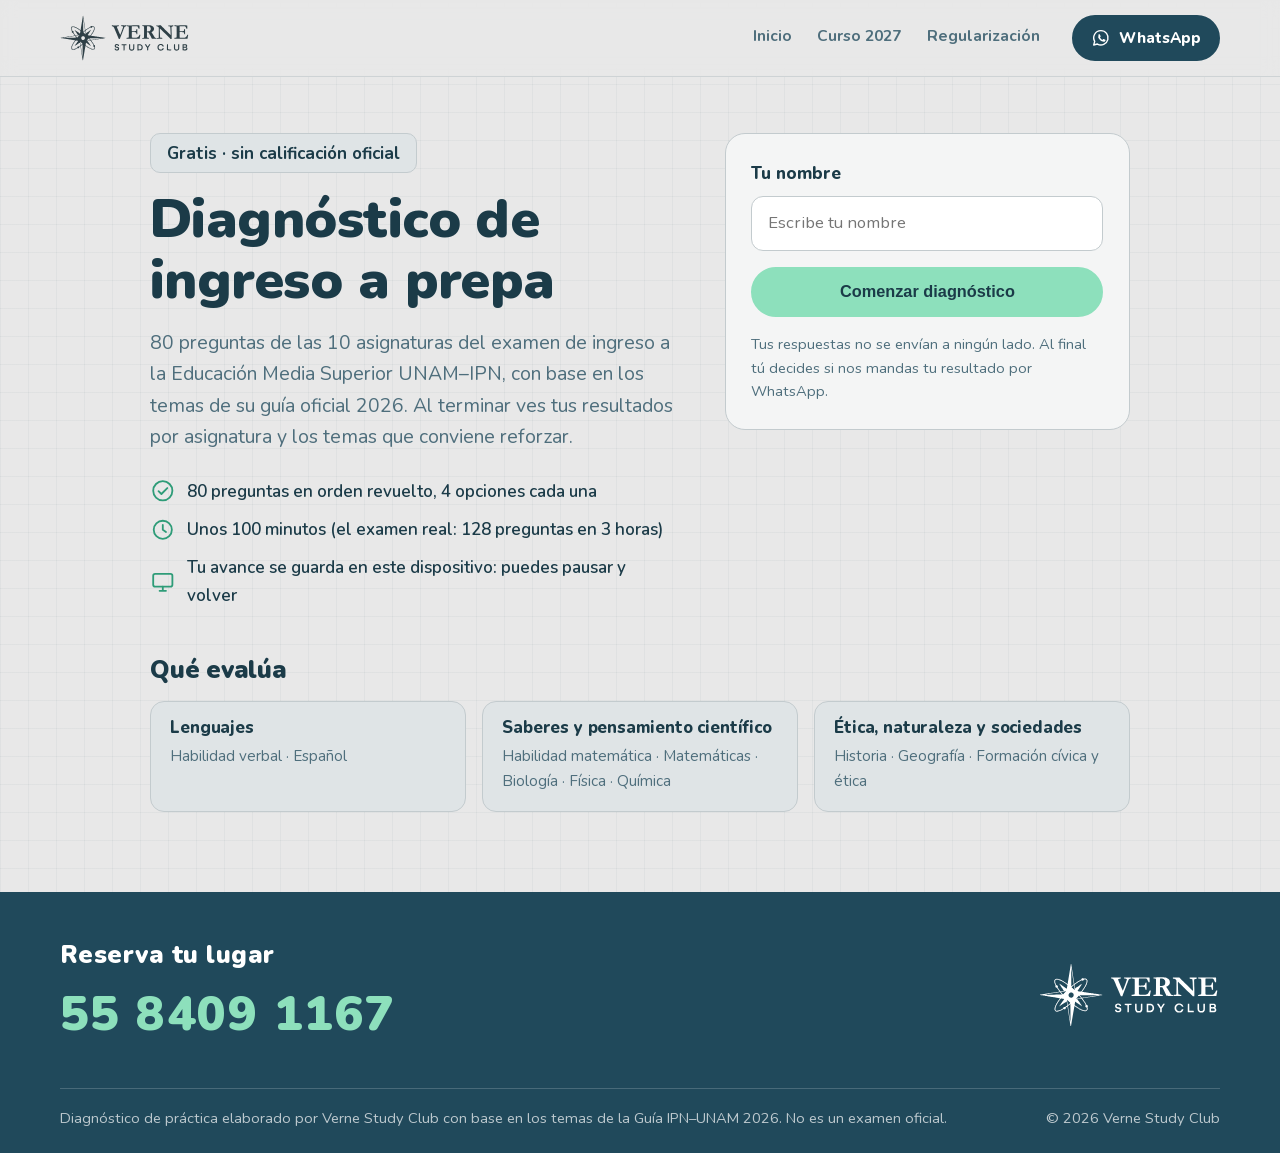
<file: diagnostico.html>
<!doctype html>
<html lang="es-MX">
<head>
<meta charset="utf-8">
<meta name="viewport" content="width=device-width, initial-scale=1">
<title>Diagnóstico de ingreso a prepa (UNAM–IPN) | Verne Study Club</title>
<meta name="description" content="Diagnóstico gratuito de 80 preguntas con las 10 asignaturas del examen de ingreso a la Educación Media Superior UNAM–IPN. Resultados por asignatura al instante.">
<meta name="theme-color" content="#20495B">
<link rel="icon" href="assets/favicon.svg" type="image/svg+xml">
<link rel="canonical" href="https://tomyblazebb8r2d2-jpg.github.io/verne/diagnostico.html">
<link rel="preload" href="fonts/nunito-latin.woff2" as="font" type="font/woff2" crossorigin>
<meta property="og:type" content="website">
<meta property="og:locale" content="es_MX">
<meta property="og:title" content="Diagnóstico de ingreso a prepa | Verne Study Club">
<meta property="og:description" content="80 preguntas de las 10 asignaturas del examen UNAM–IPN. Gratis, con resultados al instante.">
<meta property="og:image" content="https://tomyblazebb8r2d2-jpg.github.io/verne/assets/og.png">
<link rel="stylesheet" href="estilos.css">
<link rel="stylesheet" href="diagnostico.css">
<script src="diagnostico.js" defer></script>
<script src="diagnostico-preguntas.js" defer></script>
</head>
<body class="diag">
<header class="cabecera">
  <div class="envoltura cabecera__fila">
    <a class="cabecera__logo" href="./"><svg class="logo-h" aria-hidden="true" focusable="false" viewBox="275.0 156.5 843.77 299.09"><g transform="translate(279.0 160.5) scale(0.62) translate(-279.0 -160.5)"><path class=""  transform="scale(0.25) translate(0 4096) scale(0.1 -0.1)" d="M20527 34478 c-17 -27 -37 -128 -67 -328 -12 -80 -28 -176 -35 -215 -8 -38 -19 -106 -25 -150 -6 -44 -15 -95 -20 -115 -5 -19 -11 -62 -15 -95 -3 -33 -12 -91 -20 -130 -8 -38 -19 -108 -25 -155 -5 -47 -17 -116 -25 -155 -8 -38 -15 -83 -15 -99 0 -17 -9 -80 -20 -140 -39 -209 -51 -281 -61 -365 -5 -47 -12 -88 -15 -92 -3 -5 -14 -66 -24 -136 -11 -70 -25 -155 -30 -188 -6 -33 -20 -114 -30 -180 -20 -117 -46 -274 -75 -445 -8 -47 -17 -105 -20 -130 -3 -25 -15 -94 -25 -155 -20 -110 -49 -287 -91 -555 -17 -111 -50 -300 -70 -409 -10 -56 -19 -115 -19 -130 0 -14 -7 -57 -15 -96 -9 -38 -22 -113 -30 -165 -37 -242 -46 -297 -56 -325 -5 -16 -12 -64 -15 -105 -4 -41 -12 -100 -19 -130 -8 -30 -18 -97 -24 -147 -6 -51 -15 -103 -20 -116 -5 -13 -12 -54 -16 -92 -4 -39 -13 -97 -20 -130 -7 -33 -18 -104 -24 -157 -6 -53 -15 -108 -21 -123 -5 -14 -10 -39 -10 -54 0 -43 -24 -58 -56 -35 -15 11 -36 26 -48 34 -13 8 -51 38 -87 65 -87 68 -111 85 -204 150 -44 30 -116 80 -160 110 -166 115 -424 284 -520 341 -55 32 -109 64 -120 71 -11 7 -33 20 -50 28 -16 9 -46 26 -67 38 -20 12 -62 37 -95 55 -32 18 -65 37 -73 43 -8 5 -28 16 -45 25 -16 8 -66 35 -110 59 -158 87 -525 265 -546 265 -6 0 -23 7 -37 15 -29 16 -38 19 -257 94 -240 82 -345 110 -550 147 -149 27 -374 25 -479 -4 -232 -65 -363 -184 -444 -407 -25 -67 -26 -79 -26 -285 0 -173 3 -230 18 -290 10 -41 22 -97 27 -124 4 -28 15 -70 23 -95 36 -110 48 -148 56 -180 5 -19 15 -48 23 -65 8 -17 25 -58 37 -91 33 -91 66 -167 136 -312 35 -73 64 -138 64 -144 0 -6 -13 -28 -28 -48 -51 -66 -72 -131 -72 -225 0 -70 5 -98 27 -152 57 -139 189 -225 353 -230 47 -2 88 -3 91 -4 7 0 89 -117 89 -126 0 -3 8 -17 19 -32 10 -15 66 -99 125 -187 59 -88 134 -198 167 -245 33 -47 68 -96 77 -110 9 -13 45 -63 79 -110 34 -47 88 -121 120 -165 32 -44 75 -99 96 -122 21 -23 36 -47 33 -52 -4 -5 -28 -13 -54 -16 -26 -3 -78 -12 -117 -20 -38 -7 -101 -17 -138 -20 -37 -4 -82 -11 -100 -16 -18 -5 -75 -14 -127 -19 -52 -5 -115 -14 -140 -20 -25 -6 -92 -17 -150 -25 -115 -16 -188 -27 -355 -55 -60 -10 -137 -21 -170 -25 -33 -3 -76 -11 -97 -16 -20 -5 -71 -14 -115 -19 -43 -5 -116 -16 -163 -24 -185 -31 -345 -55 -629 -95 -85 -12 -157 -24 -161 -26 -4 -3 -50 -9 -101 -15 -52 -6 -130 -17 -174 -25 -102 -18 -262 -42 -393 -60 -56 -8 -106 -16 -110 -19 -4 -2 -52 -9 -107 -16 -55 -6 -118 -16 -140 -21 -22 -5 -87 -16 -145 -24 -102 -14 -284 -42 -405 -64 -33 -5 -121 -19 -195 -31 -74 -11 -184 -29 -245 -40 -60 -10 -135 -22 -165 -25 -30 -3 -91 -12 -135 -20 -44 -8 -114 -19 -155 -24 -88 -12 -174 -25 -325 -51 -60 -11 -130 -21 -155 -25 -25 -3 -83 -12 -130 -19 -47 -8 -119 -20 -160 -26 -116 -18 -134 -22 -147 -32 -16 -13 -17 -94 -1 -104 13 -8 141 -27 298 -44 52 -6 125 -15 163 -20 37 -6 100 -15 140 -20 83 -12 153 -23 322 -50 66 -11 149 -24 185 -30 130 -21 307 -52 380 -65 41 -8 100 -17 130 -20 30 -4 100 -15 155 -25 55 -10 154 -27 220 -39 66 -11 161 -27 210 -36 50 -8 124 -20 165 -25 41 -6 109 -17 150 -25 90 -17 173 -30 300 -49 52 -8 131 -21 175 -29 44 -9 112 -21 150 -26 39 -6 97 -15 130 -21 33 -5 114 -19 180 -30 66 -11 145 -25 175 -31 30 -6 87 -14 125 -20 61 -8 154 -24 355 -60 30 -6 109 -19 175 -29 66 -11 174 -29 240 -40 66 -12 161 -27 210 -35 50 -7 126 -20 170 -28 44 -9 136 -25 205 -37 69 -11 159 -27 200 -35 41 -8 114 -19 163 -25 48 -6 98 -15 110 -19 13 -5 54 -12 92 -16 39 -3 93 -13 121 -20 27 -8 87 -19 133 -24 45 -5 85 -12 88 -15 11 -10 -12 -48 -79 -131 -83 -103 -233 -309 -331 -455 -42 -63 -99 -146 -125 -185 -123 -178 -163 -237 -177 -263 -9 -15 -23 -39 -33 -54 -9 -14 -34 -55 -55 -90 -20 -34 -48 -81 -62 -103 -13 -22 -40 -67 -60 -100 -19 -33 -46 -78 -60 -100 -33 -53 -46 -77 -160 -300 -139 -269 -162 -316 -225 -465 -17 -41 -38 -89 -46 -107 -8 -17 -14 -37 -14 -45 -1 -7 -9 -31 -20 -53 -11 -22 -19 -48 -20 -57 0 -10 -6 -32 -14 -50 -14 -32 -48 -149 -80 -276 -20 -78 -46 -318 -46 -421 1 -145 34 -290 91 -401 30 -57 151 -179 209 -211 141 -77 344 -105 584 -79 222 23 637 146 891 265 103 48 417 204 506 253 129 69 256 142 330 189 45 30 70 29 99 -2 13 -14 28 -25 33 -25 6 0 18 -7 26 -15 9 -8 56 -24 104 -36 87 -22 89 -22 165 -5 134 31 215 93 272 205 30 60 41 158 29 249 -6 40 -7 80 -4 90 3 9 45 43 93 74 156 101 279 190 371 268 32 27 59 26 65 -2 6 -26 30 -186 46 -293 20 -147 32 -224 50 -330 10 -60 21 -137 25 -170 3 -33 10 -76 15 -95 5 -19 14 -78 20 -130 6 -52 17 -129 25 -170 8 -41 18 -106 24 -145 12 -83 25 -169 51 -325 10 -63 23 -149 29 -190 12 -91 26 -180 51 -325 10 -60 21 -137 25 -170 3 -33 10 -76 15 -95 6 -20 17 -85 26 -145 46 -322 70 -475 89 -575 8 -41 19 -115 25 -165 6 -49 17 -126 25 -170 8 -44 19 -116 24 -160 12 -89 24 -165 51 -335 28 -166 50 -311 66 -420 7 -52 22 -149 33 -215 11 -66 25 -151 31 -190 6 -38 18 -108 26 -155 9 -47 22 -128 30 -180 7 -52 18 -122 24 -155 5 -33 19 -118 31 -190 57 -364 60 -374 96 -396 37 -23 81 -19 107 9 18 21 42 120 51 212 4 36 13 92 20 125 8 33 19 102 25 154 6 51 14 101 19 110 5 9 11 43 15 76 4 33 13 92 22 130 8 39 19 102 23 140 4 39 16 111 25 160 9 50 26 144 37 210 11 66 27 156 35 200 8 44 21 124 29 177 9 54 18 103 20 110 3 7 11 58 19 113 8 55 19 125 25 155 6 30 19 107 30 170 11 63 29 167 40 230 21 115 30 171 51 310 6 41 18 104 25 140 8 36 19 100 24 142 6 42 16 98 22 125 6 26 17 86 24 133 7 47 18 110 23 140 6 30 21 111 32 180 12 69 30 175 40 235 25 140 58 341 64 380 2 17 11 68 20 115 9 47 25 139 36 205 12 66 30 172 41 235 11 63 29 167 40 230 11 63 24 138 29 165 6 28 15 82 21 120 6 39 19 109 30 157 10 48 19 101 19 118 0 18 6 58 14 89 8 31 19 90 25 132 19 142 46 184 88 141 10 -10 43 -35 73 -55 30 -20 80 -55 110 -77 30 -22 80 -56 110 -77 30 -21 57 -40 60 -43 7 -8 177 -123 200 -136 11 -6 28 -18 38 -27 10 -10 21 -17 25 -17 3 0 45 -26 94 -58 176 -117 223 -147 274 -176 19 -10 57 -33 84 -51 28 -18 73 -46 101 -62 29 -15 78 -43 110 -62 111 -65 476 -251 615 -314 86 -39 102 -47 199 -90 30 -13 87 -37 125 -51 39 -15 84 -34 102 -42 17 -8 36 -14 43 -14 7 0 26 -6 43 -14 31 -13 137 -46 262 -80 56 -15 135 -31 294 -57 105 -18 361 -6 456 20 235 66 364 198 426 436 26 102 29 316 6 455 -9 52 -21 132 -27 178 l-11 83 44 39 c29 26 58 67 83 117 33 66 39 90 42 155 8 164 -71 294 -223 368 -42 20 -66 24 -144 25 l-94 0 -43 85 c-23 47 -72 146 -109 220 -61 125 -89 178 -136 255 -10 17 -28 46 -39 65 -11 19 -29 49 -40 65 -11 17 -30 47 -42 69 -30 50 -34 57 -92 146 -91 140 -215 325 -251 375 -19 28 -55 79 -80 115 -99 146 -230 324 -337 461 -43 54 -78 106 -78 114 0 17 18 22 117 30 40 3 87 10 105 16 18 5 67 14 108 19 41 5 113 16 160 25 83 14 211 34 395 61 162 23 239 36 344 55 56 10 114 19 127 19 14 0 57 7 97 15 40 8 119 21 177 29 192 28 314 46 393 61 42 8 91 15 108 15 16 0 62 7 102 15 40 8 113 19 162 24 50 6 128 17 175 25 221 40 320 56 344 56 15 0 59 7 99 15 40 8 119 21 177 29 113 16 182 27 355 56 61 10 135 22 165 25 30 3 87 12 125 20 39 8 97 17 130 20 33 4 76 10 95 15 19 5 78 14 130 20 52 6 111 16 132 21 20 5 71 14 115 19 95 12 358 54 588 96 50 9 131 22 180 30 50 7 119 18 155 24 145 23 270 42 365 56 255 36 278 41 297 64 23 29 23 55 -1 79 -26 26 -73 37 -206 50 -60 6 -153 17 -205 26 -52 8 -115 15 -140 15 -25 0 -72 7 -105 14 -33 8 -107 20 -165 26 -58 6 -112 13 -121 16 -9 2 -79 13 -155 24 -236 32 -286 40 -379 56 -49 8 -124 19 -165 24 -91 10 -255 35 -370 56 -47 8 -125 19 -175 25 -49 5 -106 14 -125 19 -19 5 -64 12 -100 15 -36 4 -99 13 -140 21 -41 7 -124 21 -185 29 -60 9 -166 24 -235 35 -69 10 -161 23 -205 30 -44 6 -118 18 -165 26 -47 8 -121 19 -165 24 -44 5 -118 16 -165 24 -88 15 -258 40 -510 76 -80 12 -174 26 -210 31 -36 6 -99 15 -140 20 -41 5 -113 16 -160 24 -47 8 -105 17 -130 20 -66 8 -302 44 -400 60 -47 8 -128 19 -180 25 -52 6 -111 15 -130 20 -19 4 -64 11 -100 15 -36 3 -114 15 -175 25 -60 10 -138 21 -173 25 -35 3 -70 9 -78 12 -23 9 -16 46 14 75 22 20 309 407 382 514 121 178 320 482 320 489 0 3 15 27 33 53 18 26 49 73 68 105 19 32 43 73 54 92 11 18 44 75 73 127 29 51 57 100 62 108 15 23 39 70 134 255 78 150 128 260 198 430 11 28 26 64 34 80 20 45 85 237 119 350 200 681 80 1095 -358 1237 -65 21 -90 23 -267 23 -165 0 -202 -3 -242 -18 -59 -23 -83 -16 -108 33 -29 57 -122 134 -193 161 -90 34 -220 32 -297 -3 -136 -63 -220 -199 -220 -355 0 -37 -4 -72 -8 -78 -4 -5 -27 -19 -52 -31 -102 -47 -310 -151 -385 -193 -44 -24 -100 -55 -125 -68 -72 -38 -163 -89 -216 -122 -27 -17 -76 -46 -109 -66 -33 -20 -87 -54 -120 -75 -33 -22 -76 -49 -95 -60 -19 -11 -48 -29 -65 -40 -16 -11 -42 -26 -56 -34 -75 -43 -385 -256 -567 -391 -70 -52 -142 -105 -160 -117 -19 -13 -58 -42 -88 -65 -55 -44 -88 -54 -97 -29 -3 8 -11 52 -17 98 -6 45 -20 139 -30 208 -11 69 -22 150 -25 180 -4 30 -11 72 -16 92 -5 20 -14 74 -20 120 -5 46 -16 117 -24 158 -8 41 -19 109 -24 150 -15 112 -39 265 -55 355 -8 44 -25 145 -36 225 -12 80 -30 197 -40 260 -10 63 -21 142 -25 175 -3 33 -10 74 -15 90 -5 17 -14 68 -19 115 -6 47 -17 123 -25 170 -8 47 -24 150 -36 230 -12 80 -28 183 -37 230 -8 47 -21 128 -28 180 -31 230 -55 392 -59 399 -3 4 -12 63 -21 131 -9 68 -18 127 -20 131 -3 3 -9 49 -15 100 -6 52 -17 128 -25 169 -7 41 -24 143 -36 225 -12 83 -28 191 -36 240 -8 50 -19 122 -23 160 -5 39 -16 108 -24 155 -13 77 -40 249 -66 420 -34 231 -51 333 -54 339 -2 3 -9 51 -15 106 -7 55 -18 134 -26 175 -8 41 -17 99 -21 129 -10 86 -74 132 -107 79z m129 -1314 c12 -54 26 -144 32 -199 12 -102 22 -175 48 -325 8 -47 21 -130 28 -185 14 -100 22 -153 56 -365 42 -261 62 -387 66 -420 4 -35 16 -104 54 -320 11 -63 20 -126 20 -140 0 -14 9 -74 19 -135 23 -129 57 -349 66 -420 3 -27 12 -84 20 -125 12 -66 23 -134 64 -400 6 -36 20 -125 31 -199 11 -73 22 -137 25 -141 2 -4 9 -47 14 -96 6 -49 17 -127 25 -174 40 -223 56 -320 56 -346 0 -16 7 -60 15 -99 8 -38 20 -110 26 -160 6 -49 17 -117 25 -150 7 -33 14 -76 14 -96 0 -21 9 -84 19 -140 36 -193 38 -176 -22 -234 -29 -28 -95 -83 -147 -122 -52 -39 -144 -113 -205 -163 -255 -211 -346 -282 -352 -276 -4 3 -8 437 -10 964 -2 526 -8 1364 -14 1862 -14 1143 -25 2646 -20 2683 7 52 26 21 47 -79z m4332 -3308 c91 -31 140 -64 196 -128 135 -157 161 -376 85 -718 -6 -25 -16 -72 -23 -105 -14 -64 -38 -141 -68 -217 -10 -26 -18 -53 -18 -60 -1 -7 -9 -31 -20 -53 -11 -22 -19 -46 -20 -53 0 -6 -9 -29 -20 -49 -11 -21 -20 -44 -20 -51 0 -7 -8 -30 -19 -50 -10 -20 -25 -53 -34 -72 -17 -40 -186 -379 -226 -455 -15 -27 -43 -79 -63 -115 -33 -61 -47 -85 -98 -175 -11 -19 -28 -50 -38 -67 -63 -110 -100 -169 -238 -376 -60 -90 -125 -188 -144 -218 -72 -110 -140 -206 -338 -474 -239 -323 -212 -292 -257 -287 -122 15 -271 38 -303 46 -20 6 -77 14 -127 20 -49 6 -162 21 -250 35 -88 14 -191 30 -230 36 -231 34 -244 39 -208 88 44 60 93 132 93 137 0 2 17 30 39 62 62 93 121 184 121 188 0 2 19 33 43 68 23 36 58 91 77 123 19 31 54 85 76 120 23 34 43 66 45 71 2 4 40 62 83 128 134 203 151 229 156 240 3 6 32 51 64 100 32 50 69 106 81 125 13 19 44 69 70 110 27 41 63 98 80 125 18 28 54 84 80 125 26 41 61 94 76 118 16 24 29 45 29 47 0 4 51 83 102 157 10 15 18 30 18 33 0 3 16 28 35 55 64 91 42 93 -77 8 -48 -35 -120 -84 -160 -110 -40 -26 -112 -74 -160 -108 -190 -130 -268 -184 -388 -265 -69 -46 -152 -103 -185 -126 -33 -23 -89 -62 -125 -87 -36 -25 -83 -58 -105 -74 -22 -16 -65 -45 -95 -66 -59 -39 -60 -40 -105 -75 -16 -13 -55 -40 -85 -60 -30 -20 -77 -52 -105 -72 -27 -19 -72 -51 -100 -71 -27 -19 -77 -55 -110 -80 -33 -24 -76 -55 -95 -68 -19 -14 -60 -43 -90 -65 -72 -53 -108 -73 -120 -66 -5 3 -12 22 -15 43 -3 20 -12 75 -20 122 -13 80 -32 202 -70 450 -9 58 -21 139 -26 180 -5 41 -16 107 -24 145 -7 39 -17 104 -20 146 l-7 75 35 30 c19 16 58 45 86 64 28 19 100 72 161 117 61 45 141 102 178 128 37 25 87 61 112 79 117 85 443 306 470 319 8 4 34 20 57 35 134 86 321 197 458 272 57 31 94 51 225 123 118 64 366 187 378 187 8 0 39 -22 70 -48 88 -75 144 -95 261 -90 110 4 177 30 255 99 45 40 106 147 106 186 0 35 17 71 40 83 39 21 104 28 273 29 152 1 174 -1 235 -23z m-8502 -36 c60 -11 129 -25 154 -31 25 -6 70 -16 100 -23 52 -13 82 -22 225 -69 74 -24 179 -64 222 -83 17 -8 36 -14 43 -14 7 0 24 -6 38 -14 15 -8 47 -23 72 -34 131 -57 262 -122 425 -208 44 -23 109 -57 145 -75 36 -18 71 -38 79 -43 7 -6 42 -27 76 -46 70 -39 169 -97 230 -135 22 -13 57 -35 79 -47 50 -30 60 -36 131 -82 135 -88 389 -260 490 -331 28 -20 79 -56 115 -81 36 -25 92 -65 125 -89 33 -25 67 -48 75 -52 17 -7 138 -103 163 -128 18 -18 16 -63 -9 -170 -16 -72 -40 -211 -60 -355 -8 -58 -18 -118 -24 -135 -5 -16 -14 -72 -20 -122 -6 -51 -14 -103 -19 -115 -5 -13 -12 -52 -16 -88 -11 -103 -32 -192 -46 -201 -8 -5 -21 -3 -31 4 -9 7 -94 65 -190 129 -95 65 -206 140 -245 168 -40 27 -106 73 -145 100 -40 28 -170 115 -288 195 -118 79 -267 180 -330 224 -195 136 -465 320 -850 579 -69 46 -132 90 -141 98 -18 16 -49 19 -49 4 0 -5 25 -46 55 -90 30 -44 55 -83 55 -86 0 -3 8 -17 19 -32 68 -99 297 -449 303 -463 4 -10 23 -40 42 -68 20 -28 36 -53 36 -56 0 -3 8 -18 18 -33 51 -74 102 -153 102 -157 0 -2 15 -25 33 -51 17 -25 39 -56 47 -69 8 -12 73 -110 144 -216 71 -107 152 -230 181 -274 47 -73 176 -268 327 -494 32 -47 54 -88 50 -92 -9 -9 -185 -39 -297 -50 -49 -6 -106 -14 -125 -19 -19 -5 -73 -14 -120 -19 -47 -6 -123 -17 -170 -25 -47 -9 -146 -25 -220 -37 -74 -12 -141 -24 -148 -27 -7 -2 -27 11 -45 30 -73 78 -459 597 -532 717 -5 9 -28 43 -49 76 -43 66 -64 100 -121 190 -21 33 -45 71 -55 85 -9 14 -20 35 -24 47 -4 12 -13 27 -21 33 -24 20 -17 48 23 98 61 76 75 115 80 228 4 94 2 106 -23 161 -28 64 -109 151 -180 194 -36 22 -52 24 -170 26 -71 1 -136 2 -143 2 -7 1 -22 22 -34 49 -28 65 -50 114 -92 205 -20 43 -36 80 -36 83 0 3 -6 20 -14 37 -33 72 -91 236 -125 352 -119 408 -99 723 58 882 46 47 138 102 211 127 100 33 277 35 436 6z m4959 -1737 c4 -27 12 -82 20 -123 7 -41 16 -104 20 -140 3 -36 10 -81 15 -100 5 -19 14 -73 19 -120 6 -47 18 -128 26 -180 9 -52 25 -144 35 -205 10 -60 21 -139 25 -175 3 -36 10 -79 16 -96 5 -17 16 -77 24 -135 8 -57 17 -119 21 -136 13 -65 -28 -39 -242 150 -673 594 -754 667 -754 681 0 13 131 128 319 279 75 61 138 113 141 117 3 3 15 13 27 21 24 17 110 89 190 162 29 26 62 47 72 47 16 0 21 -9 26 -47z m-2375 -1798 c0 -15 -25 -44 -279 -330 -121 -136 -313 -341 -535 -572 -60 -62 -117 -113 -126 -113 -19 0 -106 87 -250 250 -125 142 -132 149 -238 275 -52 61 -119 138 -149 173 -30 34 -53 69 -50 76 6 14 40 21 172 36 44 5 118 16 165 24 113 20 339 53 420 61 36 4 92 13 125 20 33 7 91 16 128 20 37 4 82 11 100 16 18 5 73 14 122 19 50 6 126 17 170 25 216 38 225 39 225 20z m-1819 -278 c9 -7 84 -97 168 -202 84 -104 166 -204 182 -222 15 -17 70 -78 120 -135 51 -57 103 -113 117 -126 57 -54 193 -50 -2423 -63 -2453 -11 -2916 -9 -2894 17 17 20 64 33 184 48 212 28 281 38 390 56 61 10 139 22 174 26 35 3 78 10 95 15 17 5 72 14 121 19 50 6 124 17 165 25 41 8 109 19 150 24 93 12 183 26 325 51 61 10 175 28 255 40 80 11 197 29 260 40 63 10 178 28 255 40 77 12 192 30 255 40 63 11 140 22 170 25 30 4 71 11 90 15 19 5 78 14 130 20 52 6 111 15 130 20 19 5 76 14 125 20 50 6 124 17 165 25 41 8 109 19 150 24 83 11 161 23 325 51 61 10 143 22 184 26 41 3 88 10 105 15 17 5 72 14 121 19 50 6 124 17 165 25 196 38 218 40 241 22z m3529 -116 c41 -10 89 -26 105 -35 17 -9 34 -16 38 -16 4 0 20 -8 35 -18 15 -11 47 -32 71 -48 61 -40 151 -131 197 -201 45 -67 94 -160 94 -178 0 -7 9 -41 20 -75 30 -93 28 -263 -4 -390 -79 -311 -338 -542 -653 -579 -363 -44 -699 164 -822 509 -31 88 -51 199 -51 282 0 71 32 240 49 263 5 6 13 24 19 42 6 17 31 63 56 102 118 181 271 293 466 341 135 34 252 35 380 1z m7950 -811 c29 -18 -6 -30 -135 -45 -164 -19 -381 -52 -393 -59 -5 -3 -49 -10 -98 -16 -49 -6 -120 -17 -159 -25 -38 -8 -97 -17 -130 -20 -33 -4 -76 -10 -95 -15 -20 -5 -71 -14 -115 -20 -90 -12 -225 -32 -395 -60 -63 -10 -178 -28 -255 -40 -77 -12 -192 -30 -255 -40 -190 -31 -431 -69 -585 -91 -38 -6 -119 -19 -180 -29 -60 -10 -139 -22 -174 -26 -35 -3 -78 -10 -95 -15 -17 -5 -74 -14 -126 -20 -52 -6 -122 -17 -155 -24 -33 -7 -91 -16 -128 -20 -37 -4 -82 -11 -99 -16 -18 -5 -79 -14 -137 -19 -58 -6 -124 -15 -146 -21 -22 -5 -87 -16 -145 -24 -58 -8 -130 -19 -160 -24 -30 -5 -89 -15 -130 -21 -264 -42 -338 -53 -450 -72 -209 -34 -204 -34 -225 -1 -16 25 -115 147 -215 267 -19 23 -113 131 -208 239 -96 109 -171 204 -169 211 4 10 206 14 989 19 2434 17 3865 28 3893 31 78 8 662 5 675 -4z m-5712 -132 c27 -29 63 -69 78 -88 16 -19 62 -73 104 -120 63 -70 329 -388 379 -453 9 -11 11 -21 5 -27 -5 -5 -58 -16 -117 -25 -60 -8 -112 -17 -116 -19 -4 -3 -45 -10 -92 -15 -46 -6 -122 -17 -169 -25 -151 -27 -333 -55 -395 -61 -33 -4 -76 -10 -95 -15 -19 -5 -80 -14 -135 -20 -55 -6 -136 -17 -180 -25 -70 -12 -143 -19 -182 -16 -24 2 -13 26 35 76 26 28 88 96 137 151 93 104 292 320 400 434 33 36 90 97 125 135 123 135 151 165 160 165 5 0 31 -24 58 -52z m-5507 -842 c19 -8 61 -17 94 -21 33 -3 105 -15 160 -25 55 -10 132 -23 170 -29 132 -19 210 -33 275 -47 36 -8 105 -19 155 -25 141 -17 158 -30 112 -86 -13 -15 -40 -53 -60 -83 -20 -30 -51 -75 -68 -100 -18 -25 -54 -76 -81 -115 -26 -38 -66 -95 -88 -125 -64 -88 -101 -141 -146 -208 -23 -34 -64 -90 -91 -125 -26 -34 -74 -100 -106 -147 -32 -47 -76 -110 -98 -140 -21 -30 -61 -86 -88 -125 -26 -38 -62 -90 -80 -115 -42 -60 -159 -232 -243 -355 -37 -55 -90 -131 -116 -170 -27 -38 -75 -108 -107 -155 -32 -47 -66 -96 -76 -109 -21 -27 -25 -51 -8 -51 12 0 50 24 358 229 113 75 209 138 214 140 5 2 37 22 71 45 35 22 102 66 150 96 48 30 157 101 243 158 85 56 157 102 159 102 1 0 24 15 49 33 26 17 54 37 63 42 10 6 42 26 72 46 30 20 83 54 118 75 35 21 161 103 279 182 118 78 219 142 223 142 4 0 15 9 25 20 10 11 22 20 26 20 9 0 55 30 112 74 62 48 77 27 97 -129 5 -44 16 -118 25 -165 27 -151 54 -324 60 -380 3 -30 12 -93 20 -140 75 -433 71 -394 36 -426 -16 -14 -85 -66 -153 -114 -211 -152 -273 -197 -377 -275 -19 -14 -40 -25 -48 -25 -8 0 -42 15 -76 33 -60 31 -66 32 -182 32 -109 0 -124 -2 -165 -25 -147 -82 -209 -188 -211 -360 -1 -100 -8 -111 -107 -168 -35 -21 -80 -47 -100 -59 -21 -12 -48 -27 -62 -33 -36 -15 -40 -18 -90 -46 -155 -90 -429 -222 -600 -290 -47 -19 -94 -39 -105 -44 -27 -12 -137 -53 -210 -78 -500 -169 -871 -155 -1040 40 -61 71 -92 150 -109 280 -27 202 11 451 116 763 30 89 58 165 78 210 10 22 30 71 45 109 15 38 31 77 35 85 5 9 59 119 122 244 62 126 120 241 128 255 8 15 34 61 58 102 23 41 53 93 67 115 13 22 35 57 47 79 32 53 38 63 81 127 20 31 37 59 37 62 0 3 26 45 58 94 63 94 131 198 147 224 36 58 279 397 429 599 217 292 209 285 277 256z m6215 -14 c17 -15 62 -67 99 -117 154 -203 190 -250 196 -255 9 -7 261 -361 336 -470 43 -64 212 -325 251 -390 78 -130 199 -344 255 -450 35 -69 81 -154 102 -190 54 -95 55 -110 7 -167 -22 -26 -53 -73 -68 -103 -26 -50 -28 -64 -28 -165 -1 -101 1 -114 26 -162 64 -121 194 -212 316 -221 51 -4 66 -9 77 -26 26 -39 58 -251 59 -381 0 -187 -36 -308 -125 -408 -51 -58 -96 -88 -186 -124 -65 -25 -76 -26 -253 -26 -164 0 -199 3 -305 27 -65 15 -140 33 -165 41 -161 48 -226 69 -235 75 -5 4 -23 10 -40 14 -16 4 -48 16 -72 27 -23 10 -47 19 -53 19 -7 0 -24 6 -38 14 -30 16 -80 38 -192 86 -87 37 -451 218 -525 261 -27 16 -57 32 -65 36 -20 9 -286 163 -385 223 -44 27 -103 63 -131 79 -29 17 -57 38 -64 46 -7 8 -16 15 -21 15 -4 0 -29 15 -54 33 -26 17 -55 37 -65 42 -10 6 -26 17 -35 25 -9 8 -25 19 -35 25 -50 29 -339 229 -431 298 -35 27 -104 79 -154 116 l-90 68 2 74 c2 41 9 106 17 144 8 39 18 90 21 115 6 44 27 177 65 395 10 61 26 162 35 225 25 167 23 160 47 160 11 0 26 -6 32 -13 6 -8 213 -148 459 -313 247 -164 456 -304 465 -310 10 -6 49 -32 87 -58 39 -25 103 -68 143 -96 41 -27 75 -50 77 -50 2 0 38 -24 80 -52 42 -29 99 -67 126 -84 27 -17 57 -38 67 -47 10 -9 23 -17 29 -17 6 0 17 -7 24 -16 7 -9 22 -20 34 -25 11 -5 40 -25 65 -43 25 -19 48 -35 52 -35 6 -1 75 -45 160 -103 15 -10 30 -18 33 -18 3 0 34 -20 69 -45 36 -25 70 -45 75 -45 20 0 12 29 -20 72 -17 24 -94 140 -173 258 -78 118 -157 235 -174 260 -34 48 -59 83 -137 195 -27 39 -65 93 -84 120 -51 73 -123 177 -196 285 -35 52 -82 121 -105 154 -23 32 -71 102 -108 155 -68 99 -81 119 -182 261 -197 279 -262 380 -256 395 5 14 11 16 156 39 52 9 149 24 215 35 66 11 151 23 188 26 37 4 82 11 100 16 18 5 73 14 122 20 50 6 106 14 125 19 19 5 85 16 145 24 61 9 124 20 140 25 40 13 36 14 71 -17z m-4257 -499 c47 -43 109 -99 136 -124 28 -26 68 -62 90 -80 22 -19 99 -88 170 -154 72 -66 181 -165 244 -220 63 -55 145 -130 183 -166 64 -63 68 -69 68 -111 0 -41 -5 -49 -51 -94 -79 -76 -79 -76 -169 -149 -46 -39 -92 -77 -100 -85 -53 -49 -109 -96 -225 -188 -71 -56 -142 -114 -156 -127 -30 -29 -55 -32 -68 -7 -5 9 -14 56 -20 102 -23 175 -53 378 -71 475 -10 55 -21 127 -25 160 -4 33 -11 78 -16 100 -5 22 -16 87 -24 145 -38 278 -55 388 -64 417 -5 17 -12 66 -16 107 -7 68 -6 76 10 76 10 0 56 -35 104 -77z m902 -1763 c31 -3006 39 -4764 21 -4782 -6 -6 -14 -9 -17 -6 -3 2 -12 58 -20 124 -16 119 -19 141 -55 349 -47 271 -74 439 -106 660 -16 112 -30 199 -54 340 -10 61 -21 137 -25 170 -3 33 -11 76 -16 97 -5 20 -14 71 -19 115 -5 43 -16 116 -24 163 -8 47 -20 119 -25 160 -16 121 -31 218 -51 335 -10 61 -21 137 -25 170 -3 33 -10 76 -15 95 -5 19 -14 78 -20 130 -6 52 -15 111 -20 130 -5 19 -14 73 -19 120 -6 47 -17 123 -25 170 -34 191 -56 328 -61 380 -4 30 -11 71 -15 90 -5 19 -14 78 -20 130 -6 52 -15 111 -20 130 -5 19 -14 80 -20 135 -6 55 -15 116 -20 135 -5 19 -14 76 -20 125 -6 50 -17 122 -25 160 -18 90 -27 197 -17 211 4 6 100 86 215 177 202 161 250 201 406 339 42 37 83 66 91 65 13 -2 16 -82 21 -617z"/><ellipse class="orbita-fija" cx="514.22" cy="395.23" rx="165.68" ry="43.38" transform="rotate(-136.03 514.22 395.23)" fill="none" stroke="#2F4047" stroke-width="4.0"/><ellipse class="orbita-fija" cx="514.22" cy="395.23" rx="165.46" ry="43.83" transform="rotate(-45.17 514.22 395.23)" fill="none" stroke="#2F4047" stroke-width="4.0"/></g><g transform="translate(350.02 -446.70500000000004)"><path class=""  transform="scale(0.25) translate(0 4096) scale(0.1 -0.1)" d="M10487 14133 c-4 -3 -7 -46 -7 -95 0 -102 -2 -100 110 -113 112 -12 235 -61 306 -122 45 -39 127 -191 208 -383 15 -36 34 -78 41 -95 7 -16 25 -59 40 -95 15 -36 36 -85 47 -110 39 -89 47 -106 73 -170 15 -36 32 -78 40 -95 7 -16 22 -52 33 -80 35 -85 113 -268 134 -315 36 -80 46 -104 73 -170 29 -72 43 -103 74 -171 12 -25 21 -50 21 -54 0 -4 9 -26 19 -49 10 -23 38 -86 61 -141 23 -55 50 -118 60 -140 10 -22 39 -89 65 -150 26 -60 53 -123 60 -140 7 -16 25 -59 40 -95 15 -36 33 -78 40 -95 7 -16 25 -59 40 -95 14 -36 33 -77 41 -92 8 -14 14 -31 14 -38 0 -6 18 -49 40 -96 22 -47 40 -88 40 -91 0 -3 9 -24 19 -47 10 -23 31 -70 46 -106 15 -36 34 -71 43 -77 11 -9 53 -13 127 -13 104 0 113 2 133 23 13 13 27 37 32 53 5 16 21 61 35 99 15 39 35 95 44 125 23 71 78 214 102 266 10 23 19 45 19 49 0 4 7 21 15 38 8 18 21 50 29 72 7 22 24 65 36 95 12 30 28 73 36 95 7 22 25 72 40 110 14 39 32 88 40 110 8 22 21 54 29 72 8 17 15 36 15 42 0 6 9 30 20 53 10 24 31 75 45 113 14 39 30 79 35 90 5 11 16 38 24 60 8 22 24 65 36 95 12 30 30 78 40 105 10 28 27 73 38 100 11 28 26 66 33 85 38 106 62 168 75 197 8 17 14 34 14 38 0 4 7 21 15 38 8 18 21 50 29 72 13 38 31 83 78 200 11 28 26 68 34 90 8 22 19 49 24 60 5 11 16 38 24 60 39 110 48 132 60 160 8 17 26 60 40 98 15 37 43 95 63 130 77 134 130 166 396 243 81 24 86 30 80 111 -5 70 -22 99 -51 88 -21 -8 -939 -7 -1117 1 -122 6 -152 4 -162 -7 -9 -12 -18 -111 -14 -156 2 -22 39 -33 166 -48 69 -8 133 -18 143 -23 9 -5 35 -13 57 -17 52 -9 120 -49 147 -87 l21 -31 -18 -76 c-10 -42 -24 -88 -31 -102 -8 -15 -18 -44 -23 -65 -6 -22 -31 -97 -56 -169 -26 -71 -53 -150 -61 -175 -8 -25 -18 -54 -24 -65 -5 -11 -25 -65 -44 -120 -43 -126 -54 -159 -76 -215 -17 -43 -35 -91 -81 -217 -12 -32 -30 -77 -40 -101 -10 -23 -19 -48 -19 -55 -1 -6 -9 -30 -20 -52 -11 -22 -20 -47 -20 -55 0 -8 -9 -33 -20 -55 -11 -22 -19 -44 -20 -50 0 -9 -21 -67 -62 -170 -33 -81 -59 -147 -78 -195 -10 -25 -29 -71 -41 -102 -26 -65 -54 -78 -66 -30 -6 26 -22 66 -65 162 -11 25 -26 59 -33 75 -6 17 -21 50 -32 75 -11 25 -33 74 -48 110 -15 36 -35 83 -45 105 -80 181 -85 193 -115 265 -15 36 -32 79 -40 95 -7 17 -22 53 -33 80 -32 79 -115 272 -166 387 -9 20 -16 39 -16 43 0 4 -9 26 -19 49 -10 23 -38 86 -61 141 -23 55 -51 118 -61 141 -10 23 -19 45 -19 49 0 4 -6 21 -14 38 -73 160 -87 264 -43 305 13 12 27 22 33 22 5 0 38 8 74 19 86 26 199 49 284 60 51 6 71 12 79 27 15 26 17 160 3 180 -11 14 -54 15 -467 5 -319 -8 -569 -9 -844 -1 -468 12 -490 12 -498 3z"/><path class=""  transform="scale(0.25) translate(0 4096) scale(0.1 -0.1)" d="M14343 14129 c-8 -8 -13 -43 -13 -95 0 -80 1 -82 28 -92 15 -6 69 -16 119 -22 51 -6 103 -14 117 -19 13 -6 58 -14 99 -20 141 -20 177 -54 199 -192 18 -119 19 -2583 1 -2645 -19 -59 -50 -84 -121 -94 -34 -5 -66 -11 -71 -15 -6 -3 -61 -10 -123 -15 -62 -6 -133 -17 -158 -25 -25 -8 -57 -17 -72 -20 -16 -3 -30 -14 -34 -28 -10 -32 -13 -149 -3 -168 8 -15 157 -17 1694 -24 1894 -8 1718 -15 1729 68 20 156 41 276 85 492 11 50 29 144 41 210 12 66 27 144 33 174 15 74 2 83 -117 79 l-90 -3 -17 -35 c-161 -334 -192 -387 -288 -492 -131 -142 -270 -207 -495 -228 -55 -6 -138 -15 -185 -21 -47 -6 -207 -11 -356 -11 -237 1 -288 4 -421 26 -83 13 -165 31 -181 40 -62 32 -61 16 -65 744 -3 581 -1 664 12 672 19 12 672 11 855 -2 72 -5 143 -14 158 -20 87 -34 142 -154 183 -401 8 -48 21 -99 30 -113 15 -22 22 -24 100 -24 69 0 85 3 92 18 5 9 6 295 3 665 -7 754 7 680 -125 670 -44 -3 -86 -10 -92 -14 -6 -5 -14 -35 -16 -67 -5 -53 -24 -131 -50 -207 -5 -16 -15 -49 -21 -73 -26 -93 -119 -162 -219 -162 -30 0 -78 -7 -108 -16 -77 -22 -788 -34 -801 -13 -10 16 -12 820 -2 1092 6 183 7 189 29 204 21 13 110 15 684 15 653 0 661 -1 704 -22 25 -11 57 -38 73 -58 42 -55 73 -102 73 -110 0 -4 15 -30 33 -57 37 -57 101 -189 147 -305 12 -30 29 -71 38 -90 l17 -35 105 0 105 0 -2 388 c-2 359 -4 391 -22 432 -10 24 -27 48 -38 53 -31 17 -991 22 -2168 12 -313 -3 -689 -1 -835 3 -211 7 -268 6 -277 -4z"/><path class=""  transform="scale(0.25) translate(0 4096) scale(0.1 -0.1)" d="M19510 14149 c-124 -3 -419 -7 -657 -8 -498 -1 -453 10 -453 -109 0 -47 5 -73 14 -81 16 -13 136 -30 226 -31 39 -1 91 -10 130 -23 111 -38 104 10 105 -732 0 -763 -15 -2147 -24 -2195 -10 -54 -71 -79 -240 -96 -143 -15 -206 -28 -216 -44 -4 -6 -8 -41 -11 -79 -5 -85 9 -106 65 -97 69 12 1088 17 1376 8 245 -8 292 -7 305 5 10 9 16 37 17 84 2 86 -10 102 -94 119 -32 6 -76 16 -98 22 -22 5 -62 14 -90 19 -129 26 -225 52 -236 65 -8 10 -11 191 -12 676 l0 663 134 -1 c83 0 162 -7 209 -17 128 -27 134 -36 517 -827 134 -276 301 -611 344 -690 69 -129 1 -116 640 -122 368 -4 558 -2 567 4 7 7 12 37 12 83 0 46 -5 76 -12 82 -7 5 -51 20 -98 33 -136 37 -241 93 -281 148 -35 48 -71 103 -89 137 -6 11 -23 39 -38 62 -15 23 -63 101 -107 173 -44 71 -88 142 -97 158 -9 15 -35 59 -58 97 -23 39 -49 82 -58 97 -9 14 -34 55 -54 91 -21 35 -44 70 -53 77 -8 7 -15 17 -15 22 0 5 -9 21 -19 36 -11 15 -53 79 -95 142 -41 63 -100 151 -130 195 -31 44 -56 85 -56 92 0 15 48 53 67 53 13 0 108 40 143 60 8 5 42 23 75 40 258 138 407 388 406 685 0 193 -58 360 -176 506 -50 62 -156 156 -230 204 -41 27 -196 105 -207 105 -6 0 -24 7 -41 15 -180 85 -608 116 -1307 94z m615 -258 c44 -11 89 -25 100 -31 11 -5 36 -16 55 -25 69 -31 89 -46 159 -121 76 -81 99 -123 137 -248 21 -70 24 -99 24 -246 0 -152 -2 -175 -25 -244 -59 -182 -141 -279 -298 -353 -27 -13 -55 -23 -61 -23 -7 0 -42 -8 -77 -19 -91 -27 -193 -40 -352 -46 -87 -4 -144 -2 -157 5 -19 10 -20 21 -14 678 4 414 9 672 16 679 16 19 44 21 233 19 146 -3 195 -7 260 -25z"/><path class=""  transform="scale(0.25) translate(0 4096) scale(0.1 -0.1)" d="M23177 14134 c-3 -4 -259 -6 -569 -6 -388 1 -566 -2 -575 -10 -18 -14 -17 -147 1 -171 14 -19 42 -27 255 -82 74 -19 149 -41 167 -50 18 -8 36 -15 42 -15 23 0 121 -110 151 -169 27 -55 32 -79 41 -194 15 -190 14 -2040 -2 -2279 -11 -182 -12 -189 -37 -211 -37 -35 -143 -57 -311 -67 -80 -5 -152 -11 -161 -15 -29 -11 -49 -61 -49 -123 0 -87 10 -94 118 -85 97 9 951 11 1189 3 84 -2 156 -1 160 4 14 14 15 159 1 185 -20 37 -92 59 -235 71 -70 6 -161 18 -201 26 -69 15 -73 17 -93 56 -34 66 -58 336 -69 778 -5 212 -14 495 -20 630 -16 371 -18 905 -3 905 13 0 45 -30 428 -399 301 -289 693 -675 1595 -1571 355 -353 673 -665 708 -693 l63 -52 128 0 c99 0 131 3 140 14 29 34 23 1023 -9 1746 -5 107 -14 450 -21 762 -9 439 -9 574 0 596 21 49 97 92 226 127 116 32 182 52 210 66 30 14 30 15 33 104 2 62 -1 96 -10 107 -12 16 -35 17 -328 8 -187 -6 -445 -7 -635 -2 -195 5 -325 4 -332 -1 -14 -10 -18 -173 -5 -193 12 -18 65 -42 117 -52 143 -28 326 -81 348 -101 33 -28 40 -53 53 -176 7 -66 17 -165 23 -220 12 -110 26 -393 41 -845 6 -162 17 -419 25 -570 19 -350 20 -330 -5 -330 -14 0 -370 348 -1063 1038 -860 857 -1152 1147 -1382 1369 -80 78 -129 106 -148 87z"/><path class=""  transform="scale(0.25) translate(0 4096) scale(0.1 -0.1)" d="M26761 14126 c-20 -24 -24 -161 -6 -180 10 -9 48 -16 112 -21 54 -3 137 -15 184 -26 48 -10 98 -19 111 -19 37 0 114 -37 136 -65 44 -56 47 -139 47 -1445 0 -1294 -2 -1357 -44 -1391 -11 -9 -48 -19 -81 -23 -34 -4 -72 -11 -85 -16 -12 -5 -78 -14 -146 -20 -129 -12 -223 -40 -234 -69 -13 -33 -14 -170 -2 -178 7 -5 208 -8 447 -8 239 0 995 -4 1680 -9 1143 -8 1247 -8 1262 7 15 16 41 115 53 207 7 56 42 251 61 345 9 39 19 95 23 125 5 30 16 84 24 120 8 36 21 94 27 130 15 84 7 90 -110 90 -98 0 -106 -5 -146 -90 -76 -160 -110 -225 -130 -256 -13 -19 -24 -37 -24 -39 0 -11 -99 -135 -154 -192 -107 -113 -254 -165 -566 -200 -215 -24 -659 -24 -779 0 -46 9 -104 17 -130 17 -55 0 -126 33 -153 70 -18 24 -19 66 -25 692 -5 536 -4 670 7 683 11 13 54 15 319 15 168 0 383 -5 477 -10 155 -8 177 -11 220 -34 63 -33 96 -76 121 -156 21 -65 50 -202 63 -293 9 -65 22 -75 105 -78 96 -3 103 -2 114 20 17 30 -4 1273 -21 1309 -13 26 -16 27 -97 27 -67 0 -85 -3 -95 -18 -7 -9 -21 -65 -32 -125 -28 -168 -68 -266 -131 -322 -45 -41 -88 -60 -133 -60 -23 0 -70 -8 -104 -17 -52 -15 -113 -17 -436 -18 l-375 0 0 648 c0 553 2 649 14 657 8 5 94 9 190 9 97 0 262 3 366 7 248 7 778 -10 825 -26 42 -15 104 -72 131 -120 11 -19 30 -53 43 -75 41 -69 126 -241 126 -252 0 -11 8 -28 51 -115 11 -20 19 -44 19 -52 0 -35 29 -46 125 -46 64 0 96 4 102 13 4 6 6 183 5 391 -3 367 -4 381 -25 425 l-22 46 -120 8 c-147 10 -1229 14 -2160 8 -379 -3 -762 -1 -850 3 -143 7 -162 6 -174 -8z"/><path class=""  transform="scale(0.25) translate(0 4096) scale(0.1 -0.1)" d="M11725 9270 c-210 -15 -363 -103 -450 -258 -55 -99 -60 -322 -10 -429 39 -81 124 -161 206 -194 101 -40 185 -65 304 -89 253 -51 347 -129 317 -261 -25 -107 -105 -158 -261 -166 -115 -7 -191 7 -246 45 -47 33 -92 95 -101 139 -3 18 -11 37 -18 42 -15 12 -246 -7 -264 -22 -10 -8 -11 -24 -7 -60 14 -102 88 -222 182 -296 62 -49 98 -66 197 -93 108 -30 326 -33 426 -5 101 28 210 86 261 138 166 170 172 476 13 642 -63 66 -183 119 -339 148 -216 41 -309 71 -358 118 -43 39 -57 74 -57 136 0 149 137 235 331 207 110 -16 174 -63 199 -147 21 -72 28 -75 166 -75 153 0 153 0 120 121 -30 105 -63 164 -125 222 -111 104 -278 151 -486 137z M23030 9270 c-132 -29 -203 -58 -315 -132 -183 -121 -328 -345 -356 -548 -20 -153 -7 -382 28 -474 14 -39 62 -138 86 -182 39 -67 138 -176 201 -219 94 -65 154 -95 251 -127 63 -20 89 -23 260 -23 156 0 202 3 255 19 144 41 257 104 353 199 80 79 128 155 182 291 40 101 39 102 -131 97 -76 -1 -142 -5 -145 -7 -4 -2 -19 -29 -35 -60 -48 -94 -131 -175 -229 -223 -77 -38 -94 -42 -182 -47 -195 -12 -322 35 -442 162 -116 121 -166 254 -165 434 1 254 133 457 359 550 53 22 74 25 190 25 120 0 136 -3 199 -29 39 -15 86 -39 106 -51 51 -32 132 -125 164 -190 42 -82 43 -82 186 -80 69 1 128 3 133 4 10 2 9 59 -2 66 -5 3 -13 20 -17 38 -20 91 -110 233 -204 320 -96 89 -207 143 -390 188 -42 10 -291 10 -340 -1z M14972 9208 c-9 -9 -12 -137 -12 -547 1 -295 5 -554 9 -576 37 -172 83 -266 175 -359 123 -122 277 -170 526 -164 226 6 347 51 482 179 58 54 109 148 146 264 l25 80 4 553 c4 412 2 556 -6 566 -9 11 -41 14 -144 13 l-132 -2 -5 -550 c-5 -514 -7 -553 -25 -595 -41 -97 -97 -160 -180 -203 -58 -30 -65 -31 -185 -31 -117 -1 -129 1 -182 27 -108 53 -171 139 -202 274 -14 61 -16 146 -16 562 0 412 -2 492 -14 504 -20 19 -245 24 -264 5z M17158 9211 c-7 -2 -16 -9 -20 -15 -4 -6 -8 -358 -8 -782 0 -667 2 -773 15 -784 19 -16 669 -8 769 10 80 14 184 54 262 102 108 65 233 214 278 331 53 136 61 183 61 347 0 179 -18 266 -83 392 -98 190 -213 290 -420 366 -64 23 -80 24 -357 28 -159 2 -333 5 -387 7 -53 1 -102 1 -110 -2z m687 -278 c88 -18 171 -59 220 -109 30 -30 95 -119 95 -130 0 -3 9 -24 19 -47 44 -97 44 -357 0 -453 -10 -24 -19 -45 -19 -48 0 -12 -54 -84 -91 -123 -96 -100 -209 -133 -458 -133 -116 0 -171 4 -179 12 -9 9 -12 137 -12 518 0 278 4 510 8 516 12 18 25 19 184 17 97 -2 182 -9 233 -20z M19188 9213 c-145 -4 -150 -8 -100 -72 15 -19 29 -40 32 -46 3 -6 75 -117 161 -246 174 -261 269 -406 284 -430 6 -9 27 -41 48 -71 l37 -55 0 -325 c0 -239 3 -327 12 -336 17 -17 259 -17 276 0 9 9 12 99 12 342 l0 330 43 65 c24 36 98 147 163 246 65 98 121 184 124 190 3 6 23 37 44 70 21 33 49 76 61 95 13 19 45 68 71 109 66 99 73 112 68 125 -4 11 -282 13 -311 2 -7 -3 -30 -31 -50 -63 -48 -74 -53 -82 -81 -129 -12 -22 -31 -52 -42 -69 -11 -16 -29 -46 -40 -65 -11 -19 -29 -48 -40 -65 -11 -16 -30 -47 -42 -69 -25 -42 -30 -51 -71 -114 -31 -47 -61 -54 -81 -17 -6 11 -43 70 -82 130 -39 61 -88 137 -109 170 -81 127 -187 285 -193 289 -16 9 -75 12 -194 9z M24931 9213 c-88 -3 -104 -6 -107 -21 -9 -42 -10 -1553 -2 -1558 6 -4 253 -9 551 -11 514 -5 541 -5 554 13 9 12 13 52 13 126 0 96 -2 108 -19 118 -13 6 -161 10 -414 10 -326 0 -397 2 -406 14 -9 10 -11 180 -11 650 2 661 1 669 -39 664 -9 -1 -63 -4 -120 -5z M26770 9213 c-76 -3 -117 -8 -122 -16 -11 -17 -9 -964 2 -1062 19 -170 66 -277 170 -389 69 -74 144 -119 263 -158 64 -20 91 -23 242 -23 187 0 242 10 365 68 144 67 277 249 311 427 7 33 13 268 16 588 4 497 3 535 -13 553 -15 17 -31 19 -140 19 -87 0 -125 -4 -131 -12 -4 -7 -8 -254 -8 -548 l0 -535 -29 -68 c-36 -85 -103 -156 -183 -194 -54 -26 -66 -28 -188 -27 -126 0 -132 1 -190 31 -101 53 -160 130 -190 249 -12 52 -15 147 -15 573 0 494 -1 511 -19 521 -11 5 -21 9 -23 8 -2 -1 -55 -4 -118 -5z M28892 9208 c-9 -9 -12 -197 -12 -784 0 -425 3 -779 6 -788 5 -14 47 -16 363 -16 453 0 561 9 656 55 139 67 203 147 231 286 15 80 15 91 0 170 -10 46 -27 102 -38 125 -29 59 -94 132 -137 154 -21 10 -44 26 -52 36 -12 15 -11 19 11 32 40 25 107 99 131 145 34 65 39 226 9 313 -38 115 -91 174 -205 229 -55 26 -91 36 -167 44 -140 16 -780 15 -796 -1z m808 -278 c84 -47 115 -150 75 -245 -22 -50 -50 -78 -99 -99 -32 -13 -79 -16 -267 -16 -215 0 -229 1 -239 19 -15 29 -13 344 3 360 9 9 68 11 247 9 230 -3 236 -4 280 -28z m-6 -635 c63 -19 131 -81 146 -134 35 -125 -17 -226 -131 -256 -71 -19 -519 -21 -537 -3 -8 8 -12 67 -12 198 0 131 4 190 12 198 19 19 455 16 522 -3z M13034 9199 c-12 -21 -10 -222 3 -235 9 -9 74 -12 240 -13 204 -1 229 -3 241 -19 10 -13 13 -146 11 -654 0 -350 2 -642 6 -647 4 -7 55 -11 135 -11 107 0 129 3 134 16 3 9 6 305 6 659 0 643 0 644 21 655 14 8 91 11 235 9 117 -2 216 0 220 4 12 11 13 221 2 235 -14 16 -1243 18 -1254 1z"/></g></svg><span class="sr">Verne Study Club, inicio</span></a>
    <nav class="menu" aria-label="Secciones">
      <a href="./">Inicio</a>
      <a href="curso.html">Curso 2027</a>
      <a href="./#servicios">Regularización</a>
    </nav>
    <a class="boton boton--chico" href="https://wa.me/525584091167?text=Hola%2C%20quiero%20informes%20del%20Curso%20de%20Ingreso%20a%20Prepa%202027" target="_blank" rel="noopener"><svg viewBox="0 0 24 24" aria-hidden="true" class="ico wa"><path d="M12 3.2a8.7 8.7 0 0 0-7.5 13.1L3.3 20.7l4.5-1.2A8.7 8.7 0 1 0 12 3.2z"/><path class="wa-fono" d="M9.1 8.1c.2-.4.4-.4.7-.4h.5c.2 0 .4 0 .6.4l.8 1.9c.1.2 0 .4-.1.6l-.5.6c-.1.2-.2.3 0 .6.5.9 1.6 2 2.6 2.5.3.2.4.1.6-.1l.6-.7c.2-.2.4-.2.6-.1l1.8.9c.2.1.4.2.4.4 0 .6-.3 1.4-.9 1.7-.6.4-1.9.6-3.6-.2-1.9-.9-3.3-2.6-3.9-3.7-.6-1-.6-2-.3-2.6z"/></svg><span>WhatsApp</span></a>
  </div>
</header>

<main class="envoltura diag__main">

  <!-- Inicio -->
  <section id="inicio" aria-labelledby="t-inicio">
    <div class="inicio">
      <div class="inicio__texto">
        <p class="pastilla">Gratis · sin calificación oficial</p>
        <h1 id="t-inicio">Diagnóstico de ingreso a prepa</h1>
        <p class="inicio__intro">80 preguntas de las 10 asignaturas del examen de ingreso a la Educación Media Superior UNAM–IPN, con base en los temas de su guía oficial 2026. Al terminar ves tus resultados por asignatura y los temas que conviene reforzar.</p>
        <ul class="datos">
          <li><svg viewBox="0 0 24 24" aria-hidden="true" class="ico"><circle cx="12" cy="12" r="9"/><path d="M8 12.3l2.7 2.7L16.2 9.4"/></svg>80 preguntas en orden revuelto, 4 opciones cada una</li>
          <li><svg viewBox="0 0 24 24" aria-hidden="true" class="ico"><circle cx="12" cy="12" r="8.5"/><path d="M12 7.5V12l3 2"/></svg>Unos 100 minutos (el examen real: 128 preguntas en 3 horas)</li>
          <li><svg viewBox="0 0 24 24" aria-hidden="true" class="ico"><rect x="3" y="4.5" width="18" height="12" rx="1.8"/><path d="M9 20.5h6M12 16.5v4"/></svg>Tu avance se guarda en este dispositivo: puedes pausar y volver</li>
        </ul>
      </div>
      <div class="inicio__caja">
        <div id="continuar" class="continuar" hidden>
          <p>Tienes un diagnóstico sin terminar de <strong id="continuar-nombre"></strong>.</p>
          <button id="btn-continuar" class="boton" type="button">Continuar donde me quedé</button>
          <p class="continuar__o">o empieza uno nuevo:</p>
        </div>
        <form id="form-inicio">
          <label for="nombre">Tu nombre</label>
          <input id="nombre" name="nombre" type="text" autocomplete="name" placeholder="Escribe tu nombre" required>
          <button class="boton boton--menta" type="submit">Comenzar diagnóstico</button>
        </form>
        <p class="nota">Tus respuestas no se envían a ningún lado. Al final tú decides si nos mandas tu resultado por WhatsApp.</p>
      </div>
    </div>
    <div class="campos-info">
      <h2>Qué evalúa</h2>
      <div class="campos-info__rejilla">
        <div><h3>Lenguajes</h3><p>Habilidad verbal · Español</p></div>
        <div><h3>Saberes y pensamiento científico</h3><p>Habilidad matemática · Matemáticas · Biología · Física · Química</p></div>
        <div><h3>Ética, naturaleza y sociedades</h3><p>Historia · Geografía · Formación cívica y ética</p></div>
      </div>
    </div>
  </section>

  <!-- Examen -->
  <section id="examen" hidden aria-live="polite">
    <div class="examen__barra">
      <div>
        <p id="num" class="examen__num"></p>
        <p id="asig" class="examen__asig"></p>
      </div>
      <div class="examen__reloj"><svg viewBox="0 0 24 24" aria-hidden="true" class="ico"><circle cx="12" cy="12" r="8.5"/><path d="M12 7.5V12l3 2"/></svg><span id="tiempo">0:00</span></div>
    </div>
    <div class="progreso" aria-hidden="true"><span id="barra"></span></div>
    <p id="contestadas" class="examen__contestadas"></p>

    <article class="tarjeta">
      <details id="texto" class="texto" open hidden>
        <summary>Lee el texto</summary>
        <div></div>
      </details>
      <div id="pregunta" class="tarjeta__pregunta"></div>
      <div id="opciones" class="opciones" role="radiogroup" aria-label="Opciones de respuesta"></div>
    </article>

    <div class="examen__nav">
      <button id="anterior" class="boton boton--claro" type="button">Anterior</button>
      <button id="siguiente" class="boton" type="button">Siguiente</button>
    </div>

    <details id="mapa" class="mapa">
      <summary>Ver todas las preguntas</summary>
      <div id="mapa-rejilla" class="mapa__rejilla"></div>
      <button id="btn-terminar" class="boton boton--claro" type="button">Terminar y ver resultados</button>
    </details>
    <p class="nota nota--centro">Atajos: teclas A, B, C y D para responder; flechas para moverte.</p>
  </section>

  <!-- Resultado -->
  <section id="resultado" hidden aria-labelledby="t-res">
    <div class="res__cabeza">
      <img src="assets/avatar.webp" width="560" height="940" alt="" class="res__avatar">
      <div>
        <p class="pastilla">Resultado de <span id="r-nombre"></span></p>
        <h1 id="t-res" class="res__total"><span id="r-total"></span> <small id="r-de"></small></h1>
        <p id="r-pct" class="res__pct"></p>
        <div class="acciones">
          <a id="r-whatsapp" class="boton boton--menta" href="#" target="_blank" rel="noopener"><svg viewBox="0 0 24 24" aria-hidden="true" class="ico wa"><path d="M12 3.2a8.7 8.7 0 0 0-7.5 13.1L3.3 20.7l4.5-1.2A8.7 8.7 0 1 0 12 3.2z"/><path class="wa-fono" d="M9.1 8.1c.2-.4.4-.4.7-.4h.5c.2 0 .4 0 .6.4l.8 1.9c.1.2 0 .4-.1.6l-.5.6c-.1.2-.2.3 0 .6.5.9 1.6 2 2.6 2.5.3.2.4.1.6-.1l.6-.7c.2-.2.4-.2.6-.1l1.8.9c.2.1.4.2.4.4 0 .6-.3 1.4-.9 1.7-.6.4-1.9.6-3.6-.2-1.9-.9-3.3-2.6-3.9-3.7-.6-1-.6-2-.3-2.6z"/></svg><span>Enviar mi resultado por WhatsApp</span></a>
          <a class="boton boton--claro" href="curso.html">Ver el curso de ingreso</a>
        </div>
      </div>
    </div>

    <div class="res__rejilla">
      <div class="res__panel">
        <h2>Por campo</h2>
        <ul id="r-campos" class="filas"></ul>
        <h2>Por asignatura</h2>
        <ul id="r-asignaturas" class="filas"></ul>
      </div>
      <div class="res__panel">
        <h2>Temas a reforzar</h2>
        <ul id="r-temas" class="temas"></ul>
      </div>
    </div>

    <details class="revision">
      <summary>Revisar todas mis respuestas</summary>
      <ol id="r-revision"></ol>
    </details>
    <p class="nota nota--centro"><button id="otra-vez" class="enlace" type="button">Hacer el diagnóstico otra vez</button></p>
  </section>
</main>

<footer class="pie">
  <div class="envoltura pie__fila">
    <div>
      <p class="pie__llamado">Reserva tu lugar</p>
      <a class="pie__telefono" href="https://wa.me/525584091167?text=Hola%2C%20quiero%20informes%20del%20Curso%20de%20Ingreso%20a%20Prepa%202027" target="_blank" rel="noopener">55 8409 1167</a>
    </div>
    <div class="pie__marca"><svg class="logo-h" aria-hidden="true" focusable="false" viewBox="275.0 156.5 843.77 299.09"><g transform="translate(279.0 160.5) scale(0.62) translate(-279.0 -160.5)"><path class=""  transform="scale(0.25) translate(0 4096) scale(0.1 -0.1)" d="M20527 34478 c-17 -27 -37 -128 -67 -328 -12 -80 -28 -176 -35 -215 -8 -38 -19 -106 -25 -150 -6 -44 -15 -95 -20 -115 -5 -19 -11 -62 -15 -95 -3 -33 -12 -91 -20 -130 -8 -38 -19 -108 -25 -155 -5 -47 -17 -116 -25 -155 -8 -38 -15 -83 -15 -99 0 -17 -9 -80 -20 -140 -39 -209 -51 -281 -61 -365 -5 -47 -12 -88 -15 -92 -3 -5 -14 -66 -24 -136 -11 -70 -25 -155 -30 -188 -6 -33 -20 -114 -30 -180 -20 -117 -46 -274 -75 -445 -8 -47 -17 -105 -20 -130 -3 -25 -15 -94 -25 -155 -20 -110 -49 -287 -91 -555 -17 -111 -50 -300 -70 -409 -10 -56 -19 -115 -19 -130 0 -14 -7 -57 -15 -96 -9 -38 -22 -113 -30 -165 -37 -242 -46 -297 -56 -325 -5 -16 -12 -64 -15 -105 -4 -41 -12 -100 -19 -130 -8 -30 -18 -97 -24 -147 -6 -51 -15 -103 -20 -116 -5 -13 -12 -54 -16 -92 -4 -39 -13 -97 -20 -130 -7 -33 -18 -104 -24 -157 -6 -53 -15 -108 -21 -123 -5 -14 -10 -39 -10 -54 0 -43 -24 -58 -56 -35 -15 11 -36 26 -48 34 -13 8 -51 38 -87 65 -87 68 -111 85 -204 150 -44 30 -116 80 -160 110 -166 115 -424 284 -520 341 -55 32 -109 64 -120 71 -11 7 -33 20 -50 28 -16 9 -46 26 -67 38 -20 12 -62 37 -95 55 -32 18 -65 37 -73 43 -8 5 -28 16 -45 25 -16 8 -66 35 -110 59 -158 87 -525 265 -546 265 -6 0 -23 7 -37 15 -29 16 -38 19 -257 94 -240 82 -345 110 -550 147 -149 27 -374 25 -479 -4 -232 -65 -363 -184 -444 -407 -25 -67 -26 -79 -26 -285 0 -173 3 -230 18 -290 10 -41 22 -97 27 -124 4 -28 15 -70 23 -95 36 -110 48 -148 56 -180 5 -19 15 -48 23 -65 8 -17 25 -58 37 -91 33 -91 66 -167 136 -312 35 -73 64 -138 64 -144 0 -6 -13 -28 -28 -48 -51 -66 -72 -131 -72 -225 0 -70 5 -98 27 -152 57 -139 189 -225 353 -230 47 -2 88 -3 91 -4 7 0 89 -117 89 -126 0 -3 8 -17 19 -32 10 -15 66 -99 125 -187 59 -88 134 -198 167 -245 33 -47 68 -96 77 -110 9 -13 45 -63 79 -110 34 -47 88 -121 120 -165 32 -44 75 -99 96 -122 21 -23 36 -47 33 -52 -4 -5 -28 -13 -54 -16 -26 -3 -78 -12 -117 -20 -38 -7 -101 -17 -138 -20 -37 -4 -82 -11 -100 -16 -18 -5 -75 -14 -127 -19 -52 -5 -115 -14 -140 -20 -25 -6 -92 -17 -150 -25 -115 -16 -188 -27 -355 -55 -60 -10 -137 -21 -170 -25 -33 -3 -76 -11 -97 -16 -20 -5 -71 -14 -115 -19 -43 -5 -116 -16 -163 -24 -185 -31 -345 -55 -629 -95 -85 -12 -157 -24 -161 -26 -4 -3 -50 -9 -101 -15 -52 -6 -130 -17 -174 -25 -102 -18 -262 -42 -393 -60 -56 -8 -106 -16 -110 -19 -4 -2 -52 -9 -107 -16 -55 -6 -118 -16 -140 -21 -22 -5 -87 -16 -145 -24 -102 -14 -284 -42 -405 -64 -33 -5 -121 -19 -195 -31 -74 -11 -184 -29 -245 -40 -60 -10 -135 -22 -165 -25 -30 -3 -91 -12 -135 -20 -44 -8 -114 -19 -155 -24 -88 -12 -174 -25 -325 -51 -60 -11 -130 -21 -155 -25 -25 -3 -83 -12 -130 -19 -47 -8 -119 -20 -160 -26 -116 -18 -134 -22 -147 -32 -16 -13 -17 -94 -1 -104 13 -8 141 -27 298 -44 52 -6 125 -15 163 -20 37 -6 100 -15 140 -20 83 -12 153 -23 322 -50 66 -11 149 -24 185 -30 130 -21 307 -52 380 -65 41 -8 100 -17 130 -20 30 -4 100 -15 155 -25 55 -10 154 -27 220 -39 66 -11 161 -27 210 -36 50 -8 124 -20 165 -25 41 -6 109 -17 150 -25 90 -17 173 -30 300 -49 52 -8 131 -21 175 -29 44 -9 112 -21 150 -26 39 -6 97 -15 130 -21 33 -5 114 -19 180 -30 66 -11 145 -25 175 -31 30 -6 87 -14 125 -20 61 -8 154 -24 355 -60 30 -6 109 -19 175 -29 66 -11 174 -29 240 -40 66 -12 161 -27 210 -35 50 -7 126 -20 170 -28 44 -9 136 -25 205 -37 69 -11 159 -27 200 -35 41 -8 114 -19 163 -25 48 -6 98 -15 110 -19 13 -5 54 -12 92 -16 39 -3 93 -13 121 -20 27 -8 87 -19 133 -24 45 -5 85 -12 88 -15 11 -10 -12 -48 -79 -131 -83 -103 -233 -309 -331 -455 -42 -63 -99 -146 -125 -185 -123 -178 -163 -237 -177 -263 -9 -15 -23 -39 -33 -54 -9 -14 -34 -55 -55 -90 -20 -34 -48 -81 -62 -103 -13 -22 -40 -67 -60 -100 -19 -33 -46 -78 -60 -100 -33 -53 -46 -77 -160 -300 -139 -269 -162 -316 -225 -465 -17 -41 -38 -89 -46 -107 -8 -17 -14 -37 -14 -45 -1 -7 -9 -31 -20 -53 -11 -22 -19 -48 -20 -57 0 -10 -6 -32 -14 -50 -14 -32 -48 -149 -80 -276 -20 -78 -46 -318 -46 -421 1 -145 34 -290 91 -401 30 -57 151 -179 209 -211 141 -77 344 -105 584 -79 222 23 637 146 891 265 103 48 417 204 506 253 129 69 256 142 330 189 45 30 70 29 99 -2 13 -14 28 -25 33 -25 6 0 18 -7 26 -15 9 -8 56 -24 104 -36 87 -22 89 -22 165 -5 134 31 215 93 272 205 30 60 41 158 29 249 -6 40 -7 80 -4 90 3 9 45 43 93 74 156 101 279 190 371 268 32 27 59 26 65 -2 6 -26 30 -186 46 -293 20 -147 32 -224 50 -330 10 -60 21 -137 25 -170 3 -33 10 -76 15 -95 5 -19 14 -78 20 -130 6 -52 17 -129 25 -170 8 -41 18 -106 24 -145 12 -83 25 -169 51 -325 10 -63 23 -149 29 -190 12 -91 26 -180 51 -325 10 -60 21 -137 25 -170 3 -33 10 -76 15 -95 6 -20 17 -85 26 -145 46 -322 70 -475 89 -575 8 -41 19 -115 25 -165 6 -49 17 -126 25 -170 8 -44 19 -116 24 -160 12 -89 24 -165 51 -335 28 -166 50 -311 66 -420 7 -52 22 -149 33 -215 11 -66 25 -151 31 -190 6 -38 18 -108 26 -155 9 -47 22 -128 30 -180 7 -52 18 -122 24 -155 5 -33 19 -118 31 -190 57 -364 60 -374 96 -396 37 -23 81 -19 107 9 18 21 42 120 51 212 4 36 13 92 20 125 8 33 19 102 25 154 6 51 14 101 19 110 5 9 11 43 15 76 4 33 13 92 22 130 8 39 19 102 23 140 4 39 16 111 25 160 9 50 26 144 37 210 11 66 27 156 35 200 8 44 21 124 29 177 9 54 18 103 20 110 3 7 11 58 19 113 8 55 19 125 25 155 6 30 19 107 30 170 11 63 29 167 40 230 21 115 30 171 51 310 6 41 18 104 25 140 8 36 19 100 24 142 6 42 16 98 22 125 6 26 17 86 24 133 7 47 18 110 23 140 6 30 21 111 32 180 12 69 30 175 40 235 25 140 58 341 64 380 2 17 11 68 20 115 9 47 25 139 36 205 12 66 30 172 41 235 11 63 29 167 40 230 11 63 24 138 29 165 6 28 15 82 21 120 6 39 19 109 30 157 10 48 19 101 19 118 0 18 6 58 14 89 8 31 19 90 25 132 19 142 46 184 88 141 10 -10 43 -35 73 -55 30 -20 80 -55 110 -77 30 -22 80 -56 110 -77 30 -21 57 -40 60 -43 7 -8 177 -123 200 -136 11 -6 28 -18 38 -27 10 -10 21 -17 25 -17 3 0 45 -26 94 -58 176 -117 223 -147 274 -176 19 -10 57 -33 84 -51 28 -18 73 -46 101 -62 29 -15 78 -43 110 -62 111 -65 476 -251 615 -314 86 -39 102 -47 199 -90 30 -13 87 -37 125 -51 39 -15 84 -34 102 -42 17 -8 36 -14 43 -14 7 0 26 -6 43 -14 31 -13 137 -46 262 -80 56 -15 135 -31 294 -57 105 -18 361 -6 456 20 235 66 364 198 426 436 26 102 29 316 6 455 -9 52 -21 132 -27 178 l-11 83 44 39 c29 26 58 67 83 117 33 66 39 90 42 155 8 164 -71 294 -223 368 -42 20 -66 24 -144 25 l-94 0 -43 85 c-23 47 -72 146 -109 220 -61 125 -89 178 -136 255 -10 17 -28 46 -39 65 -11 19 -29 49 -40 65 -11 17 -30 47 -42 69 -30 50 -34 57 -92 146 -91 140 -215 325 -251 375 -19 28 -55 79 -80 115 -99 146 -230 324 -337 461 -43 54 -78 106 -78 114 0 17 18 22 117 30 40 3 87 10 105 16 18 5 67 14 108 19 41 5 113 16 160 25 83 14 211 34 395 61 162 23 239 36 344 55 56 10 114 19 127 19 14 0 57 7 97 15 40 8 119 21 177 29 192 28 314 46 393 61 42 8 91 15 108 15 16 0 62 7 102 15 40 8 113 19 162 24 50 6 128 17 175 25 221 40 320 56 344 56 15 0 59 7 99 15 40 8 119 21 177 29 113 16 182 27 355 56 61 10 135 22 165 25 30 3 87 12 125 20 39 8 97 17 130 20 33 4 76 10 95 15 19 5 78 14 130 20 52 6 111 16 132 21 20 5 71 14 115 19 95 12 358 54 588 96 50 9 131 22 180 30 50 7 119 18 155 24 145 23 270 42 365 56 255 36 278 41 297 64 23 29 23 55 -1 79 -26 26 -73 37 -206 50 -60 6 -153 17 -205 26 -52 8 -115 15 -140 15 -25 0 -72 7 -105 14 -33 8 -107 20 -165 26 -58 6 -112 13 -121 16 -9 2 -79 13 -155 24 -236 32 -286 40 -379 56 -49 8 -124 19 -165 24 -91 10 -255 35 -370 56 -47 8 -125 19 -175 25 -49 5 -106 14 -125 19 -19 5 -64 12 -100 15 -36 4 -99 13 -140 21 -41 7 -124 21 -185 29 -60 9 -166 24 -235 35 -69 10 -161 23 -205 30 -44 6 -118 18 -165 26 -47 8 -121 19 -165 24 -44 5 -118 16 -165 24 -88 15 -258 40 -510 76 -80 12 -174 26 -210 31 -36 6 -99 15 -140 20 -41 5 -113 16 -160 24 -47 8 -105 17 -130 20 -66 8 -302 44 -400 60 -47 8 -128 19 -180 25 -52 6 -111 15 -130 20 -19 4 -64 11 -100 15 -36 3 -114 15 -175 25 -60 10 -138 21 -173 25 -35 3 -70 9 -78 12 -23 9 -16 46 14 75 22 20 309 407 382 514 121 178 320 482 320 489 0 3 15 27 33 53 18 26 49 73 68 105 19 32 43 73 54 92 11 18 44 75 73 127 29 51 57 100 62 108 15 23 39 70 134 255 78 150 128 260 198 430 11 28 26 64 34 80 20 45 85 237 119 350 200 681 80 1095 -358 1237 -65 21 -90 23 -267 23 -165 0 -202 -3 -242 -18 -59 -23 -83 -16 -108 33 -29 57 -122 134 -193 161 -90 34 -220 32 -297 -3 -136 -63 -220 -199 -220 -355 0 -37 -4 -72 -8 -78 -4 -5 -27 -19 -52 -31 -102 -47 -310 -151 -385 -193 -44 -24 -100 -55 -125 -68 -72 -38 -163 -89 -216 -122 -27 -17 -76 -46 -109 -66 -33 -20 -87 -54 -120 -75 -33 -22 -76 -49 -95 -60 -19 -11 -48 -29 -65 -40 -16 -11 -42 -26 -56 -34 -75 -43 -385 -256 -567 -391 -70 -52 -142 -105 -160 -117 -19 -13 -58 -42 -88 -65 -55 -44 -88 -54 -97 -29 -3 8 -11 52 -17 98 -6 45 -20 139 -30 208 -11 69 -22 150 -25 180 -4 30 -11 72 -16 92 -5 20 -14 74 -20 120 -5 46 -16 117 -24 158 -8 41 -19 109 -24 150 -15 112 -39 265 -55 355 -8 44 -25 145 -36 225 -12 80 -30 197 -40 260 -10 63 -21 142 -25 175 -3 33 -10 74 -15 90 -5 17 -14 68 -19 115 -6 47 -17 123 -25 170 -8 47 -24 150 -36 230 -12 80 -28 183 -37 230 -8 47 -21 128 -28 180 -31 230 -55 392 -59 399 -3 4 -12 63 -21 131 -9 68 -18 127 -20 131 -3 3 -9 49 -15 100 -6 52 -17 128 -25 169 -7 41 -24 143 -36 225 -12 83 -28 191 -36 240 -8 50 -19 122 -23 160 -5 39 -16 108 -24 155 -13 77 -40 249 -66 420 -34 231 -51 333 -54 339 -2 3 -9 51 -15 106 -7 55 -18 134 -26 175 -8 41 -17 99 -21 129 -10 86 -74 132 -107 79z m129 -1314 c12 -54 26 -144 32 -199 12 -102 22 -175 48 -325 8 -47 21 -130 28 -185 14 -100 22 -153 56 -365 42 -261 62 -387 66 -420 4 -35 16 -104 54 -320 11 -63 20 -126 20 -140 0 -14 9 -74 19 -135 23 -129 57 -349 66 -420 3 -27 12 -84 20 -125 12 -66 23 -134 64 -400 6 -36 20 -125 31 -199 11 -73 22 -137 25 -141 2 -4 9 -47 14 -96 6 -49 17 -127 25 -174 40 -223 56 -320 56 -346 0 -16 7 -60 15 -99 8 -38 20 -110 26 -160 6 -49 17 -117 25 -150 7 -33 14 -76 14 -96 0 -21 9 -84 19 -140 36 -193 38 -176 -22 -234 -29 -28 -95 -83 -147 -122 -52 -39 -144 -113 -205 -163 -255 -211 -346 -282 -352 -276 -4 3 -8 437 -10 964 -2 526 -8 1364 -14 1862 -14 1143 -25 2646 -20 2683 7 52 26 21 47 -79z m4332 -3308 c91 -31 140 -64 196 -128 135 -157 161 -376 85 -718 -6 -25 -16 -72 -23 -105 -14 -64 -38 -141 -68 -217 -10 -26 -18 -53 -18 -60 -1 -7 -9 -31 -20 -53 -11 -22 -19 -46 -20 -53 0 -6 -9 -29 -20 -49 -11 -21 -20 -44 -20 -51 0 -7 -8 -30 -19 -50 -10 -20 -25 -53 -34 -72 -17 -40 -186 -379 -226 -455 -15 -27 -43 -79 -63 -115 -33 -61 -47 -85 -98 -175 -11 -19 -28 -50 -38 -67 -63 -110 -100 -169 -238 -376 -60 -90 -125 -188 -144 -218 -72 -110 -140 -206 -338 -474 -239 -323 -212 -292 -257 -287 -122 15 -271 38 -303 46 -20 6 -77 14 -127 20 -49 6 -162 21 -250 35 -88 14 -191 30 -230 36 -231 34 -244 39 -208 88 44 60 93 132 93 137 0 2 17 30 39 62 62 93 121 184 121 188 0 2 19 33 43 68 23 36 58 91 77 123 19 31 54 85 76 120 23 34 43 66 45 71 2 4 40 62 83 128 134 203 151 229 156 240 3 6 32 51 64 100 32 50 69 106 81 125 13 19 44 69 70 110 27 41 63 98 80 125 18 28 54 84 80 125 26 41 61 94 76 118 16 24 29 45 29 47 0 4 51 83 102 157 10 15 18 30 18 33 0 3 16 28 35 55 64 91 42 93 -77 8 -48 -35 -120 -84 -160 -110 -40 -26 -112 -74 -160 -108 -190 -130 -268 -184 -388 -265 -69 -46 -152 -103 -185 -126 -33 -23 -89 -62 -125 -87 -36 -25 -83 -58 -105 -74 -22 -16 -65 -45 -95 -66 -59 -39 -60 -40 -105 -75 -16 -13 -55 -40 -85 -60 -30 -20 -77 -52 -105 -72 -27 -19 -72 -51 -100 -71 -27 -19 -77 -55 -110 -80 -33 -24 -76 -55 -95 -68 -19 -14 -60 -43 -90 -65 -72 -53 -108 -73 -120 -66 -5 3 -12 22 -15 43 -3 20 -12 75 -20 122 -13 80 -32 202 -70 450 -9 58 -21 139 -26 180 -5 41 -16 107 -24 145 -7 39 -17 104 -20 146 l-7 75 35 30 c19 16 58 45 86 64 28 19 100 72 161 117 61 45 141 102 178 128 37 25 87 61 112 79 117 85 443 306 470 319 8 4 34 20 57 35 134 86 321 197 458 272 57 31 94 51 225 123 118 64 366 187 378 187 8 0 39 -22 70 -48 88 -75 144 -95 261 -90 110 4 177 30 255 99 45 40 106 147 106 186 0 35 17 71 40 83 39 21 104 28 273 29 152 1 174 -1 235 -23z m-8502 -36 c60 -11 129 -25 154 -31 25 -6 70 -16 100 -23 52 -13 82 -22 225 -69 74 -24 179 -64 222 -83 17 -8 36 -14 43 -14 7 0 24 -6 38 -14 15 -8 47 -23 72 -34 131 -57 262 -122 425 -208 44 -23 109 -57 145 -75 36 -18 71 -38 79 -43 7 -6 42 -27 76 -46 70 -39 169 -97 230 -135 22 -13 57 -35 79 -47 50 -30 60 -36 131 -82 135 -88 389 -260 490 -331 28 -20 79 -56 115 -81 36 -25 92 -65 125 -89 33 -25 67 -48 75 -52 17 -7 138 -103 163 -128 18 -18 16 -63 -9 -170 -16 -72 -40 -211 -60 -355 -8 -58 -18 -118 -24 -135 -5 -16 -14 -72 -20 -122 -6 -51 -14 -103 -19 -115 -5 -13 -12 -52 -16 -88 -11 -103 -32 -192 -46 -201 -8 -5 -21 -3 -31 4 -9 7 -94 65 -190 129 -95 65 -206 140 -245 168 -40 27 -106 73 -145 100 -40 28 -170 115 -288 195 -118 79 -267 180 -330 224 -195 136 -465 320 -850 579 -69 46 -132 90 -141 98 -18 16 -49 19 -49 4 0 -5 25 -46 55 -90 30 -44 55 -83 55 -86 0 -3 8 -17 19 -32 68 -99 297 -449 303 -463 4 -10 23 -40 42 -68 20 -28 36 -53 36 -56 0 -3 8 -18 18 -33 51 -74 102 -153 102 -157 0 -2 15 -25 33 -51 17 -25 39 -56 47 -69 8 -12 73 -110 144 -216 71 -107 152 -230 181 -274 47 -73 176 -268 327 -494 32 -47 54 -88 50 -92 -9 -9 -185 -39 -297 -50 -49 -6 -106 -14 -125 -19 -19 -5 -73 -14 -120 -19 -47 -6 -123 -17 -170 -25 -47 -9 -146 -25 -220 -37 -74 -12 -141 -24 -148 -27 -7 -2 -27 11 -45 30 -73 78 -459 597 -532 717 -5 9 -28 43 -49 76 -43 66 -64 100 -121 190 -21 33 -45 71 -55 85 -9 14 -20 35 -24 47 -4 12 -13 27 -21 33 -24 20 -17 48 23 98 61 76 75 115 80 228 4 94 2 106 -23 161 -28 64 -109 151 -180 194 -36 22 -52 24 -170 26 -71 1 -136 2 -143 2 -7 1 -22 22 -34 49 -28 65 -50 114 -92 205 -20 43 -36 80 -36 83 0 3 -6 20 -14 37 -33 72 -91 236 -125 352 -119 408 -99 723 58 882 46 47 138 102 211 127 100 33 277 35 436 6z m4959 -1737 c4 -27 12 -82 20 -123 7 -41 16 -104 20 -140 3 -36 10 -81 15 -100 5 -19 14 -73 19 -120 6 -47 18 -128 26 -180 9 -52 25 -144 35 -205 10 -60 21 -139 25 -175 3 -36 10 -79 16 -96 5 -17 16 -77 24 -135 8 -57 17 -119 21 -136 13 -65 -28 -39 -242 150 -673 594 -754 667 -754 681 0 13 131 128 319 279 75 61 138 113 141 117 3 3 15 13 27 21 24 17 110 89 190 162 29 26 62 47 72 47 16 0 21 -9 26 -47z m-2375 -1798 c0 -15 -25 -44 -279 -330 -121 -136 -313 -341 -535 -572 -60 -62 -117 -113 -126 -113 -19 0 -106 87 -250 250 -125 142 -132 149 -238 275 -52 61 -119 138 -149 173 -30 34 -53 69 -50 76 6 14 40 21 172 36 44 5 118 16 165 24 113 20 339 53 420 61 36 4 92 13 125 20 33 7 91 16 128 20 37 4 82 11 100 16 18 5 73 14 122 19 50 6 126 17 170 25 216 38 225 39 225 20z m-1819 -278 c9 -7 84 -97 168 -202 84 -104 166 -204 182 -222 15 -17 70 -78 120 -135 51 -57 103 -113 117 -126 57 -54 193 -50 -2423 -63 -2453 -11 -2916 -9 -2894 17 17 20 64 33 184 48 212 28 281 38 390 56 61 10 139 22 174 26 35 3 78 10 95 15 17 5 72 14 121 19 50 6 124 17 165 25 41 8 109 19 150 24 93 12 183 26 325 51 61 10 175 28 255 40 80 11 197 29 260 40 63 10 178 28 255 40 77 12 192 30 255 40 63 11 140 22 170 25 30 4 71 11 90 15 19 5 78 14 130 20 52 6 111 15 130 20 19 5 76 14 125 20 50 6 124 17 165 25 41 8 109 19 150 24 83 11 161 23 325 51 61 10 143 22 184 26 41 3 88 10 105 15 17 5 72 14 121 19 50 6 124 17 165 25 196 38 218 40 241 22z m3529 -116 c41 -10 89 -26 105 -35 17 -9 34 -16 38 -16 4 0 20 -8 35 -18 15 -11 47 -32 71 -48 61 -40 151 -131 197 -201 45 -67 94 -160 94 -178 0 -7 9 -41 20 -75 30 -93 28 -263 -4 -390 -79 -311 -338 -542 -653 -579 -363 -44 -699 164 -822 509 -31 88 -51 199 -51 282 0 71 32 240 49 263 5 6 13 24 19 42 6 17 31 63 56 102 118 181 271 293 466 341 135 34 252 35 380 1z m7950 -811 c29 -18 -6 -30 -135 -45 -164 -19 -381 -52 -393 -59 -5 -3 -49 -10 -98 -16 -49 -6 -120 -17 -159 -25 -38 -8 -97 -17 -130 -20 -33 -4 -76 -10 -95 -15 -20 -5 -71 -14 -115 -20 -90 -12 -225 -32 -395 -60 -63 -10 -178 -28 -255 -40 -77 -12 -192 -30 -255 -40 -190 -31 -431 -69 -585 -91 -38 -6 -119 -19 -180 -29 -60 -10 -139 -22 -174 -26 -35 -3 -78 -10 -95 -15 -17 -5 -74 -14 -126 -20 -52 -6 -122 -17 -155 -24 -33 -7 -91 -16 -128 -20 -37 -4 -82 -11 -99 -16 -18 -5 -79 -14 -137 -19 -58 -6 -124 -15 -146 -21 -22 -5 -87 -16 -145 -24 -58 -8 -130 -19 -160 -24 -30 -5 -89 -15 -130 -21 -264 -42 -338 -53 -450 -72 -209 -34 -204 -34 -225 -1 -16 25 -115 147 -215 267 -19 23 -113 131 -208 239 -96 109 -171 204 -169 211 4 10 206 14 989 19 2434 17 3865 28 3893 31 78 8 662 5 675 -4z m-5712 -132 c27 -29 63 -69 78 -88 16 -19 62 -73 104 -120 63 -70 329 -388 379 -453 9 -11 11 -21 5 -27 -5 -5 -58 -16 -117 -25 -60 -8 -112 -17 -116 -19 -4 -3 -45 -10 -92 -15 -46 -6 -122 -17 -169 -25 -151 -27 -333 -55 -395 -61 -33 -4 -76 -10 -95 -15 -19 -5 -80 -14 -135 -20 -55 -6 -136 -17 -180 -25 -70 -12 -143 -19 -182 -16 -24 2 -13 26 35 76 26 28 88 96 137 151 93 104 292 320 400 434 33 36 90 97 125 135 123 135 151 165 160 165 5 0 31 -24 58 -52z m-5507 -842 c19 -8 61 -17 94 -21 33 -3 105 -15 160 -25 55 -10 132 -23 170 -29 132 -19 210 -33 275 -47 36 -8 105 -19 155 -25 141 -17 158 -30 112 -86 -13 -15 -40 -53 -60 -83 -20 -30 -51 -75 -68 -100 -18 -25 -54 -76 -81 -115 -26 -38 -66 -95 -88 -125 -64 -88 -101 -141 -146 -208 -23 -34 -64 -90 -91 -125 -26 -34 -74 -100 -106 -147 -32 -47 -76 -110 -98 -140 -21 -30 -61 -86 -88 -125 -26 -38 -62 -90 -80 -115 -42 -60 -159 -232 -243 -355 -37 -55 -90 -131 -116 -170 -27 -38 -75 -108 -107 -155 -32 -47 -66 -96 -76 -109 -21 -27 -25 -51 -8 -51 12 0 50 24 358 229 113 75 209 138 214 140 5 2 37 22 71 45 35 22 102 66 150 96 48 30 157 101 243 158 85 56 157 102 159 102 1 0 24 15 49 33 26 17 54 37 63 42 10 6 42 26 72 46 30 20 83 54 118 75 35 21 161 103 279 182 118 78 219 142 223 142 4 0 15 9 25 20 10 11 22 20 26 20 9 0 55 30 112 74 62 48 77 27 97 -129 5 -44 16 -118 25 -165 27 -151 54 -324 60 -380 3 -30 12 -93 20 -140 75 -433 71 -394 36 -426 -16 -14 -85 -66 -153 -114 -211 -152 -273 -197 -377 -275 -19 -14 -40 -25 -48 -25 -8 0 -42 15 -76 33 -60 31 -66 32 -182 32 -109 0 -124 -2 -165 -25 -147 -82 -209 -188 -211 -360 -1 -100 -8 -111 -107 -168 -35 -21 -80 -47 -100 -59 -21 -12 -48 -27 -62 -33 -36 -15 -40 -18 -90 -46 -155 -90 -429 -222 -600 -290 -47 -19 -94 -39 -105 -44 -27 -12 -137 -53 -210 -78 -500 -169 -871 -155 -1040 40 -61 71 -92 150 -109 280 -27 202 11 451 116 763 30 89 58 165 78 210 10 22 30 71 45 109 15 38 31 77 35 85 5 9 59 119 122 244 62 126 120 241 128 255 8 15 34 61 58 102 23 41 53 93 67 115 13 22 35 57 47 79 32 53 38 63 81 127 20 31 37 59 37 62 0 3 26 45 58 94 63 94 131 198 147 224 36 58 279 397 429 599 217 292 209 285 277 256z m6215 -14 c17 -15 62 -67 99 -117 154 -203 190 -250 196 -255 9 -7 261 -361 336 -470 43 -64 212 -325 251 -390 78 -130 199 -344 255 -450 35 -69 81 -154 102 -190 54 -95 55 -110 7 -167 -22 -26 -53 -73 -68 -103 -26 -50 -28 -64 -28 -165 -1 -101 1 -114 26 -162 64 -121 194 -212 316 -221 51 -4 66 -9 77 -26 26 -39 58 -251 59 -381 0 -187 -36 -308 -125 -408 -51 -58 -96 -88 -186 -124 -65 -25 -76 -26 -253 -26 -164 0 -199 3 -305 27 -65 15 -140 33 -165 41 -161 48 -226 69 -235 75 -5 4 -23 10 -40 14 -16 4 -48 16 -72 27 -23 10 -47 19 -53 19 -7 0 -24 6 -38 14 -30 16 -80 38 -192 86 -87 37 -451 218 -525 261 -27 16 -57 32 -65 36 -20 9 -286 163 -385 223 -44 27 -103 63 -131 79 -29 17 -57 38 -64 46 -7 8 -16 15 -21 15 -4 0 -29 15 -54 33 -26 17 -55 37 -65 42 -10 6 -26 17 -35 25 -9 8 -25 19 -35 25 -50 29 -339 229 -431 298 -35 27 -104 79 -154 116 l-90 68 2 74 c2 41 9 106 17 144 8 39 18 90 21 115 6 44 27 177 65 395 10 61 26 162 35 225 25 167 23 160 47 160 11 0 26 -6 32 -13 6 -8 213 -148 459 -313 247 -164 456 -304 465 -310 10 -6 49 -32 87 -58 39 -25 103 -68 143 -96 41 -27 75 -50 77 -50 2 0 38 -24 80 -52 42 -29 99 -67 126 -84 27 -17 57 -38 67 -47 10 -9 23 -17 29 -17 6 0 17 -7 24 -16 7 -9 22 -20 34 -25 11 -5 40 -25 65 -43 25 -19 48 -35 52 -35 6 -1 75 -45 160 -103 15 -10 30 -18 33 -18 3 0 34 -20 69 -45 36 -25 70 -45 75 -45 20 0 12 29 -20 72 -17 24 -94 140 -173 258 -78 118 -157 235 -174 260 -34 48 -59 83 -137 195 -27 39 -65 93 -84 120 -51 73 -123 177 -196 285 -35 52 -82 121 -105 154 -23 32 -71 102 -108 155 -68 99 -81 119 -182 261 -197 279 -262 380 -256 395 5 14 11 16 156 39 52 9 149 24 215 35 66 11 151 23 188 26 37 4 82 11 100 16 18 5 73 14 122 20 50 6 106 14 125 19 19 5 85 16 145 24 61 9 124 20 140 25 40 13 36 14 71 -17z m-4257 -499 c47 -43 109 -99 136 -124 28 -26 68 -62 90 -80 22 -19 99 -88 170 -154 72 -66 181 -165 244 -220 63 -55 145 -130 183 -166 64 -63 68 -69 68 -111 0 -41 -5 -49 -51 -94 -79 -76 -79 -76 -169 -149 -46 -39 -92 -77 -100 -85 -53 -49 -109 -96 -225 -188 -71 -56 -142 -114 -156 -127 -30 -29 -55 -32 -68 -7 -5 9 -14 56 -20 102 -23 175 -53 378 -71 475 -10 55 -21 127 -25 160 -4 33 -11 78 -16 100 -5 22 -16 87 -24 145 -38 278 -55 388 -64 417 -5 17 -12 66 -16 107 -7 68 -6 76 10 76 10 0 56 -35 104 -77z m902 -1763 c31 -3006 39 -4764 21 -4782 -6 -6 -14 -9 -17 -6 -3 2 -12 58 -20 124 -16 119 -19 141 -55 349 -47 271 -74 439 -106 660 -16 112 -30 199 -54 340 -10 61 -21 137 -25 170 -3 33 -11 76 -16 97 -5 20 -14 71 -19 115 -5 43 -16 116 -24 163 -8 47 -20 119 -25 160 -16 121 -31 218 -51 335 -10 61 -21 137 -25 170 -3 33 -10 76 -15 95 -5 19 -14 78 -20 130 -6 52 -15 111 -20 130 -5 19 -14 73 -19 120 -6 47 -17 123 -25 170 -34 191 -56 328 -61 380 -4 30 -11 71 -15 90 -5 19 -14 78 -20 130 -6 52 -15 111 -20 130 -5 19 -14 80 -20 135 -6 55 -15 116 -20 135 -5 19 -14 76 -20 125 -6 50 -17 122 -25 160 -18 90 -27 197 -17 211 4 6 100 86 215 177 202 161 250 201 406 339 42 37 83 66 91 65 13 -2 16 -82 21 -617z"/><ellipse class="orbita-fija" cx="514.22" cy="395.23" rx="165.68" ry="43.38" transform="rotate(-136.03 514.22 395.23)" fill="none" stroke="#2F4047" stroke-width="4.0"/><ellipse class="orbita-fija" cx="514.22" cy="395.23" rx="165.46" ry="43.83" transform="rotate(-45.17 514.22 395.23)" fill="none" stroke="#2F4047" stroke-width="4.0"/></g><g transform="translate(350.02 -446.70500000000004)"><path class=""  transform="scale(0.25) translate(0 4096) scale(0.1 -0.1)" d="M10487 14133 c-4 -3 -7 -46 -7 -95 0 -102 -2 -100 110 -113 112 -12 235 -61 306 -122 45 -39 127 -191 208 -383 15 -36 34 -78 41 -95 7 -16 25 -59 40 -95 15 -36 36 -85 47 -110 39 -89 47 -106 73 -170 15 -36 32 -78 40 -95 7 -16 22 -52 33 -80 35 -85 113 -268 134 -315 36 -80 46 -104 73 -170 29 -72 43 -103 74 -171 12 -25 21 -50 21 -54 0 -4 9 -26 19 -49 10 -23 38 -86 61 -141 23 -55 50 -118 60 -140 10 -22 39 -89 65 -150 26 -60 53 -123 60 -140 7 -16 25 -59 40 -95 15 -36 33 -78 40 -95 7 -16 25 -59 40 -95 14 -36 33 -77 41 -92 8 -14 14 -31 14 -38 0 -6 18 -49 40 -96 22 -47 40 -88 40 -91 0 -3 9 -24 19 -47 10 -23 31 -70 46 -106 15 -36 34 -71 43 -77 11 -9 53 -13 127 -13 104 0 113 2 133 23 13 13 27 37 32 53 5 16 21 61 35 99 15 39 35 95 44 125 23 71 78 214 102 266 10 23 19 45 19 49 0 4 7 21 15 38 8 18 21 50 29 72 7 22 24 65 36 95 12 30 28 73 36 95 7 22 25 72 40 110 14 39 32 88 40 110 8 22 21 54 29 72 8 17 15 36 15 42 0 6 9 30 20 53 10 24 31 75 45 113 14 39 30 79 35 90 5 11 16 38 24 60 8 22 24 65 36 95 12 30 30 78 40 105 10 28 27 73 38 100 11 28 26 66 33 85 38 106 62 168 75 197 8 17 14 34 14 38 0 4 7 21 15 38 8 18 21 50 29 72 13 38 31 83 78 200 11 28 26 68 34 90 8 22 19 49 24 60 5 11 16 38 24 60 39 110 48 132 60 160 8 17 26 60 40 98 15 37 43 95 63 130 77 134 130 166 396 243 81 24 86 30 80 111 -5 70 -22 99 -51 88 -21 -8 -939 -7 -1117 1 -122 6 -152 4 -162 -7 -9 -12 -18 -111 -14 -156 2 -22 39 -33 166 -48 69 -8 133 -18 143 -23 9 -5 35 -13 57 -17 52 -9 120 -49 147 -87 l21 -31 -18 -76 c-10 -42 -24 -88 -31 -102 -8 -15 -18 -44 -23 -65 -6 -22 -31 -97 -56 -169 -26 -71 -53 -150 -61 -175 -8 -25 -18 -54 -24 -65 -5 -11 -25 -65 -44 -120 -43 -126 -54 -159 -76 -215 -17 -43 -35 -91 -81 -217 -12 -32 -30 -77 -40 -101 -10 -23 -19 -48 -19 -55 -1 -6 -9 -30 -20 -52 -11 -22 -20 -47 -20 -55 0 -8 -9 -33 -20 -55 -11 -22 -19 -44 -20 -50 0 -9 -21 -67 -62 -170 -33 -81 -59 -147 -78 -195 -10 -25 -29 -71 -41 -102 -26 -65 -54 -78 -66 -30 -6 26 -22 66 -65 162 -11 25 -26 59 -33 75 -6 17 -21 50 -32 75 -11 25 -33 74 -48 110 -15 36 -35 83 -45 105 -80 181 -85 193 -115 265 -15 36 -32 79 -40 95 -7 17 -22 53 -33 80 -32 79 -115 272 -166 387 -9 20 -16 39 -16 43 0 4 -9 26 -19 49 -10 23 -38 86 -61 141 -23 55 -51 118 -61 141 -10 23 -19 45 -19 49 0 4 -6 21 -14 38 -73 160 -87 264 -43 305 13 12 27 22 33 22 5 0 38 8 74 19 86 26 199 49 284 60 51 6 71 12 79 27 15 26 17 160 3 180 -11 14 -54 15 -467 5 -319 -8 -569 -9 -844 -1 -468 12 -490 12 -498 3z"/><path class=""  transform="scale(0.25) translate(0 4096) scale(0.1 -0.1)" d="M14343 14129 c-8 -8 -13 -43 -13 -95 0 -80 1 -82 28 -92 15 -6 69 -16 119 -22 51 -6 103 -14 117 -19 13 -6 58 -14 99 -20 141 -20 177 -54 199 -192 18 -119 19 -2583 1 -2645 -19 -59 -50 -84 -121 -94 -34 -5 -66 -11 -71 -15 -6 -3 -61 -10 -123 -15 -62 -6 -133 -17 -158 -25 -25 -8 -57 -17 -72 -20 -16 -3 -30 -14 -34 -28 -10 -32 -13 -149 -3 -168 8 -15 157 -17 1694 -24 1894 -8 1718 -15 1729 68 20 156 41 276 85 492 11 50 29 144 41 210 12 66 27 144 33 174 15 74 2 83 -117 79 l-90 -3 -17 -35 c-161 -334 -192 -387 -288 -492 -131 -142 -270 -207 -495 -228 -55 -6 -138 -15 -185 -21 -47 -6 -207 -11 -356 -11 -237 1 -288 4 -421 26 -83 13 -165 31 -181 40 -62 32 -61 16 -65 744 -3 581 -1 664 12 672 19 12 672 11 855 -2 72 -5 143 -14 158 -20 87 -34 142 -154 183 -401 8 -48 21 -99 30 -113 15 -22 22 -24 100 -24 69 0 85 3 92 18 5 9 6 295 3 665 -7 754 7 680 -125 670 -44 -3 -86 -10 -92 -14 -6 -5 -14 -35 -16 -67 -5 -53 -24 -131 -50 -207 -5 -16 -15 -49 -21 -73 -26 -93 -119 -162 -219 -162 -30 0 -78 -7 -108 -16 -77 -22 -788 -34 -801 -13 -10 16 -12 820 -2 1092 6 183 7 189 29 204 21 13 110 15 684 15 653 0 661 -1 704 -22 25 -11 57 -38 73 -58 42 -55 73 -102 73 -110 0 -4 15 -30 33 -57 37 -57 101 -189 147 -305 12 -30 29 -71 38 -90 l17 -35 105 0 105 0 -2 388 c-2 359 -4 391 -22 432 -10 24 -27 48 -38 53 -31 17 -991 22 -2168 12 -313 -3 -689 -1 -835 3 -211 7 -268 6 -277 -4z"/><path class=""  transform="scale(0.25) translate(0 4096) scale(0.1 -0.1)" d="M19510 14149 c-124 -3 -419 -7 -657 -8 -498 -1 -453 10 -453 -109 0 -47 5 -73 14 -81 16 -13 136 -30 226 -31 39 -1 91 -10 130 -23 111 -38 104 10 105 -732 0 -763 -15 -2147 -24 -2195 -10 -54 -71 -79 -240 -96 -143 -15 -206 -28 -216 -44 -4 -6 -8 -41 -11 -79 -5 -85 9 -106 65 -97 69 12 1088 17 1376 8 245 -8 292 -7 305 5 10 9 16 37 17 84 2 86 -10 102 -94 119 -32 6 -76 16 -98 22 -22 5 -62 14 -90 19 -129 26 -225 52 -236 65 -8 10 -11 191 -12 676 l0 663 134 -1 c83 0 162 -7 209 -17 128 -27 134 -36 517 -827 134 -276 301 -611 344 -690 69 -129 1 -116 640 -122 368 -4 558 -2 567 4 7 7 12 37 12 83 0 46 -5 76 -12 82 -7 5 -51 20 -98 33 -136 37 -241 93 -281 148 -35 48 -71 103 -89 137 -6 11 -23 39 -38 62 -15 23 -63 101 -107 173 -44 71 -88 142 -97 158 -9 15 -35 59 -58 97 -23 39 -49 82 -58 97 -9 14 -34 55 -54 91 -21 35 -44 70 -53 77 -8 7 -15 17 -15 22 0 5 -9 21 -19 36 -11 15 -53 79 -95 142 -41 63 -100 151 -130 195 -31 44 -56 85 -56 92 0 15 48 53 67 53 13 0 108 40 143 60 8 5 42 23 75 40 258 138 407 388 406 685 0 193 -58 360 -176 506 -50 62 -156 156 -230 204 -41 27 -196 105 -207 105 -6 0 -24 7 -41 15 -180 85 -608 116 -1307 94z m615 -258 c44 -11 89 -25 100 -31 11 -5 36 -16 55 -25 69 -31 89 -46 159 -121 76 -81 99 -123 137 -248 21 -70 24 -99 24 -246 0 -152 -2 -175 -25 -244 -59 -182 -141 -279 -298 -353 -27 -13 -55 -23 -61 -23 -7 0 -42 -8 -77 -19 -91 -27 -193 -40 -352 -46 -87 -4 -144 -2 -157 5 -19 10 -20 21 -14 678 4 414 9 672 16 679 16 19 44 21 233 19 146 -3 195 -7 260 -25z"/><path class=""  transform="scale(0.25) translate(0 4096) scale(0.1 -0.1)" d="M23177 14134 c-3 -4 -259 -6 -569 -6 -388 1 -566 -2 -575 -10 -18 -14 -17 -147 1 -171 14 -19 42 -27 255 -82 74 -19 149 -41 167 -50 18 -8 36 -15 42 -15 23 0 121 -110 151 -169 27 -55 32 -79 41 -194 15 -190 14 -2040 -2 -2279 -11 -182 -12 -189 -37 -211 -37 -35 -143 -57 -311 -67 -80 -5 -152 -11 -161 -15 -29 -11 -49 -61 -49 -123 0 -87 10 -94 118 -85 97 9 951 11 1189 3 84 -2 156 -1 160 4 14 14 15 159 1 185 -20 37 -92 59 -235 71 -70 6 -161 18 -201 26 -69 15 -73 17 -93 56 -34 66 -58 336 -69 778 -5 212 -14 495 -20 630 -16 371 -18 905 -3 905 13 0 45 -30 428 -399 301 -289 693 -675 1595 -1571 355 -353 673 -665 708 -693 l63 -52 128 0 c99 0 131 3 140 14 29 34 23 1023 -9 1746 -5 107 -14 450 -21 762 -9 439 -9 574 0 596 21 49 97 92 226 127 116 32 182 52 210 66 30 14 30 15 33 104 2 62 -1 96 -10 107 -12 16 -35 17 -328 8 -187 -6 -445 -7 -635 -2 -195 5 -325 4 -332 -1 -14 -10 -18 -173 -5 -193 12 -18 65 -42 117 -52 143 -28 326 -81 348 -101 33 -28 40 -53 53 -176 7 -66 17 -165 23 -220 12 -110 26 -393 41 -845 6 -162 17 -419 25 -570 19 -350 20 -330 -5 -330 -14 0 -370 348 -1063 1038 -860 857 -1152 1147 -1382 1369 -80 78 -129 106 -148 87z"/><path class=""  transform="scale(0.25) translate(0 4096) scale(0.1 -0.1)" d="M26761 14126 c-20 -24 -24 -161 -6 -180 10 -9 48 -16 112 -21 54 -3 137 -15 184 -26 48 -10 98 -19 111 -19 37 0 114 -37 136 -65 44 -56 47 -139 47 -1445 0 -1294 -2 -1357 -44 -1391 -11 -9 -48 -19 -81 -23 -34 -4 -72 -11 -85 -16 -12 -5 -78 -14 -146 -20 -129 -12 -223 -40 -234 -69 -13 -33 -14 -170 -2 -178 7 -5 208 -8 447 -8 239 0 995 -4 1680 -9 1143 -8 1247 -8 1262 7 15 16 41 115 53 207 7 56 42 251 61 345 9 39 19 95 23 125 5 30 16 84 24 120 8 36 21 94 27 130 15 84 7 90 -110 90 -98 0 -106 -5 -146 -90 -76 -160 -110 -225 -130 -256 -13 -19 -24 -37 -24 -39 0 -11 -99 -135 -154 -192 -107 -113 -254 -165 -566 -200 -215 -24 -659 -24 -779 0 -46 9 -104 17 -130 17 -55 0 -126 33 -153 70 -18 24 -19 66 -25 692 -5 536 -4 670 7 683 11 13 54 15 319 15 168 0 383 -5 477 -10 155 -8 177 -11 220 -34 63 -33 96 -76 121 -156 21 -65 50 -202 63 -293 9 -65 22 -75 105 -78 96 -3 103 -2 114 20 17 30 -4 1273 -21 1309 -13 26 -16 27 -97 27 -67 0 -85 -3 -95 -18 -7 -9 -21 -65 -32 -125 -28 -168 -68 -266 -131 -322 -45 -41 -88 -60 -133 -60 -23 0 -70 -8 -104 -17 -52 -15 -113 -17 -436 -18 l-375 0 0 648 c0 553 2 649 14 657 8 5 94 9 190 9 97 0 262 3 366 7 248 7 778 -10 825 -26 42 -15 104 -72 131 -120 11 -19 30 -53 43 -75 41 -69 126 -241 126 -252 0 -11 8 -28 51 -115 11 -20 19 -44 19 -52 0 -35 29 -46 125 -46 64 0 96 4 102 13 4 6 6 183 5 391 -3 367 -4 381 -25 425 l-22 46 -120 8 c-147 10 -1229 14 -2160 8 -379 -3 -762 -1 -850 3 -143 7 -162 6 -174 -8z"/><path class=""  transform="scale(0.25) translate(0 4096) scale(0.1 -0.1)" d="M11725 9270 c-210 -15 -363 -103 -450 -258 -55 -99 -60 -322 -10 -429 39 -81 124 -161 206 -194 101 -40 185 -65 304 -89 253 -51 347 -129 317 -261 -25 -107 -105 -158 -261 -166 -115 -7 -191 7 -246 45 -47 33 -92 95 -101 139 -3 18 -11 37 -18 42 -15 12 -246 -7 -264 -22 -10 -8 -11 -24 -7 -60 14 -102 88 -222 182 -296 62 -49 98 -66 197 -93 108 -30 326 -33 426 -5 101 28 210 86 261 138 166 170 172 476 13 642 -63 66 -183 119 -339 148 -216 41 -309 71 -358 118 -43 39 -57 74 -57 136 0 149 137 235 331 207 110 -16 174 -63 199 -147 21 -72 28 -75 166 -75 153 0 153 0 120 121 -30 105 -63 164 -125 222 -111 104 -278 151 -486 137z M23030 9270 c-132 -29 -203 -58 -315 -132 -183 -121 -328 -345 -356 -548 -20 -153 -7 -382 28 -474 14 -39 62 -138 86 -182 39 -67 138 -176 201 -219 94 -65 154 -95 251 -127 63 -20 89 -23 260 -23 156 0 202 3 255 19 144 41 257 104 353 199 80 79 128 155 182 291 40 101 39 102 -131 97 -76 -1 -142 -5 -145 -7 -4 -2 -19 -29 -35 -60 -48 -94 -131 -175 -229 -223 -77 -38 -94 -42 -182 -47 -195 -12 -322 35 -442 162 -116 121 -166 254 -165 434 1 254 133 457 359 550 53 22 74 25 190 25 120 0 136 -3 199 -29 39 -15 86 -39 106 -51 51 -32 132 -125 164 -190 42 -82 43 -82 186 -80 69 1 128 3 133 4 10 2 9 59 -2 66 -5 3 -13 20 -17 38 -20 91 -110 233 -204 320 -96 89 -207 143 -390 188 -42 10 -291 10 -340 -1z M14972 9208 c-9 -9 -12 -137 -12 -547 1 -295 5 -554 9 -576 37 -172 83 -266 175 -359 123 -122 277 -170 526 -164 226 6 347 51 482 179 58 54 109 148 146 264 l25 80 4 553 c4 412 2 556 -6 566 -9 11 -41 14 -144 13 l-132 -2 -5 -550 c-5 -514 -7 -553 -25 -595 -41 -97 -97 -160 -180 -203 -58 -30 -65 -31 -185 -31 -117 -1 -129 1 -182 27 -108 53 -171 139 -202 274 -14 61 -16 146 -16 562 0 412 -2 492 -14 504 -20 19 -245 24 -264 5z M17158 9211 c-7 -2 -16 -9 -20 -15 -4 -6 -8 -358 -8 -782 0 -667 2 -773 15 -784 19 -16 669 -8 769 10 80 14 184 54 262 102 108 65 233 214 278 331 53 136 61 183 61 347 0 179 -18 266 -83 392 -98 190 -213 290 -420 366 -64 23 -80 24 -357 28 -159 2 -333 5 -387 7 -53 1 -102 1 -110 -2z m687 -278 c88 -18 171 -59 220 -109 30 -30 95 -119 95 -130 0 -3 9 -24 19 -47 44 -97 44 -357 0 -453 -10 -24 -19 -45 -19 -48 0 -12 -54 -84 -91 -123 -96 -100 -209 -133 -458 -133 -116 0 -171 4 -179 12 -9 9 -12 137 -12 518 0 278 4 510 8 516 12 18 25 19 184 17 97 -2 182 -9 233 -20z M19188 9213 c-145 -4 -150 -8 -100 -72 15 -19 29 -40 32 -46 3 -6 75 -117 161 -246 174 -261 269 -406 284 -430 6 -9 27 -41 48 -71 l37 -55 0 -325 c0 -239 3 -327 12 -336 17 -17 259 -17 276 0 9 9 12 99 12 342 l0 330 43 65 c24 36 98 147 163 246 65 98 121 184 124 190 3 6 23 37 44 70 21 33 49 76 61 95 13 19 45 68 71 109 66 99 73 112 68 125 -4 11 -282 13 -311 2 -7 -3 -30 -31 -50 -63 -48 -74 -53 -82 -81 -129 -12 -22 -31 -52 -42 -69 -11 -16 -29 -46 -40 -65 -11 -19 -29 -48 -40 -65 -11 -16 -30 -47 -42 -69 -25 -42 -30 -51 -71 -114 -31 -47 -61 -54 -81 -17 -6 11 -43 70 -82 130 -39 61 -88 137 -109 170 -81 127 -187 285 -193 289 -16 9 -75 12 -194 9z M24931 9213 c-88 -3 -104 -6 -107 -21 -9 -42 -10 -1553 -2 -1558 6 -4 253 -9 551 -11 514 -5 541 -5 554 13 9 12 13 52 13 126 0 96 -2 108 -19 118 -13 6 -161 10 -414 10 -326 0 -397 2 -406 14 -9 10 -11 180 -11 650 2 661 1 669 -39 664 -9 -1 -63 -4 -120 -5z M26770 9213 c-76 -3 -117 -8 -122 -16 -11 -17 -9 -964 2 -1062 19 -170 66 -277 170 -389 69 -74 144 -119 263 -158 64 -20 91 -23 242 -23 187 0 242 10 365 68 144 67 277 249 311 427 7 33 13 268 16 588 4 497 3 535 -13 553 -15 17 -31 19 -140 19 -87 0 -125 -4 -131 -12 -4 -7 -8 -254 -8 -548 l0 -535 -29 -68 c-36 -85 -103 -156 -183 -194 -54 -26 -66 -28 -188 -27 -126 0 -132 1 -190 31 -101 53 -160 130 -190 249 -12 52 -15 147 -15 573 0 494 -1 511 -19 521 -11 5 -21 9 -23 8 -2 -1 -55 -4 -118 -5z M28892 9208 c-9 -9 -12 -197 -12 -784 0 -425 3 -779 6 -788 5 -14 47 -16 363 -16 453 0 561 9 656 55 139 67 203 147 231 286 15 80 15 91 0 170 -10 46 -27 102 -38 125 -29 59 -94 132 -137 154 -21 10 -44 26 -52 36 -12 15 -11 19 11 32 40 25 107 99 131 145 34 65 39 226 9 313 -38 115 -91 174 -205 229 -55 26 -91 36 -167 44 -140 16 -780 15 -796 -1z m808 -278 c84 -47 115 -150 75 -245 -22 -50 -50 -78 -99 -99 -32 -13 -79 -16 -267 -16 -215 0 -229 1 -239 19 -15 29 -13 344 3 360 9 9 68 11 247 9 230 -3 236 -4 280 -28z m-6 -635 c63 -19 131 -81 146 -134 35 -125 -17 -226 -131 -256 -71 -19 -519 -21 -537 -3 -8 8 -12 67 -12 198 0 131 4 190 12 198 19 19 455 16 522 -3z M13034 9199 c-12 -21 -10 -222 3 -235 9 -9 74 -12 240 -13 204 -1 229 -3 241 -19 10 -13 13 -146 11 -654 0 -350 2 -642 6 -647 4 -7 55 -11 135 -11 107 0 129 3 134 16 3 9 6 305 6 659 0 643 0 644 21 655 14 8 91 11 235 9 117 -2 216 0 220 4 12 11 13 221 2 235 -14 16 -1243 18 -1254 1z"/></g></svg></div>
  </div>
  <div class="envoltura pie__legal">
    <p>Diagnóstico de práctica elaborado por Verne Study Club con base en los temas de la Guía IPN–UNAM 2026. No es un examen oficial.</p>
    <p>© 2026 Verne Study Club</p>
  </div>
</footer>
</body>
</html>
</file>
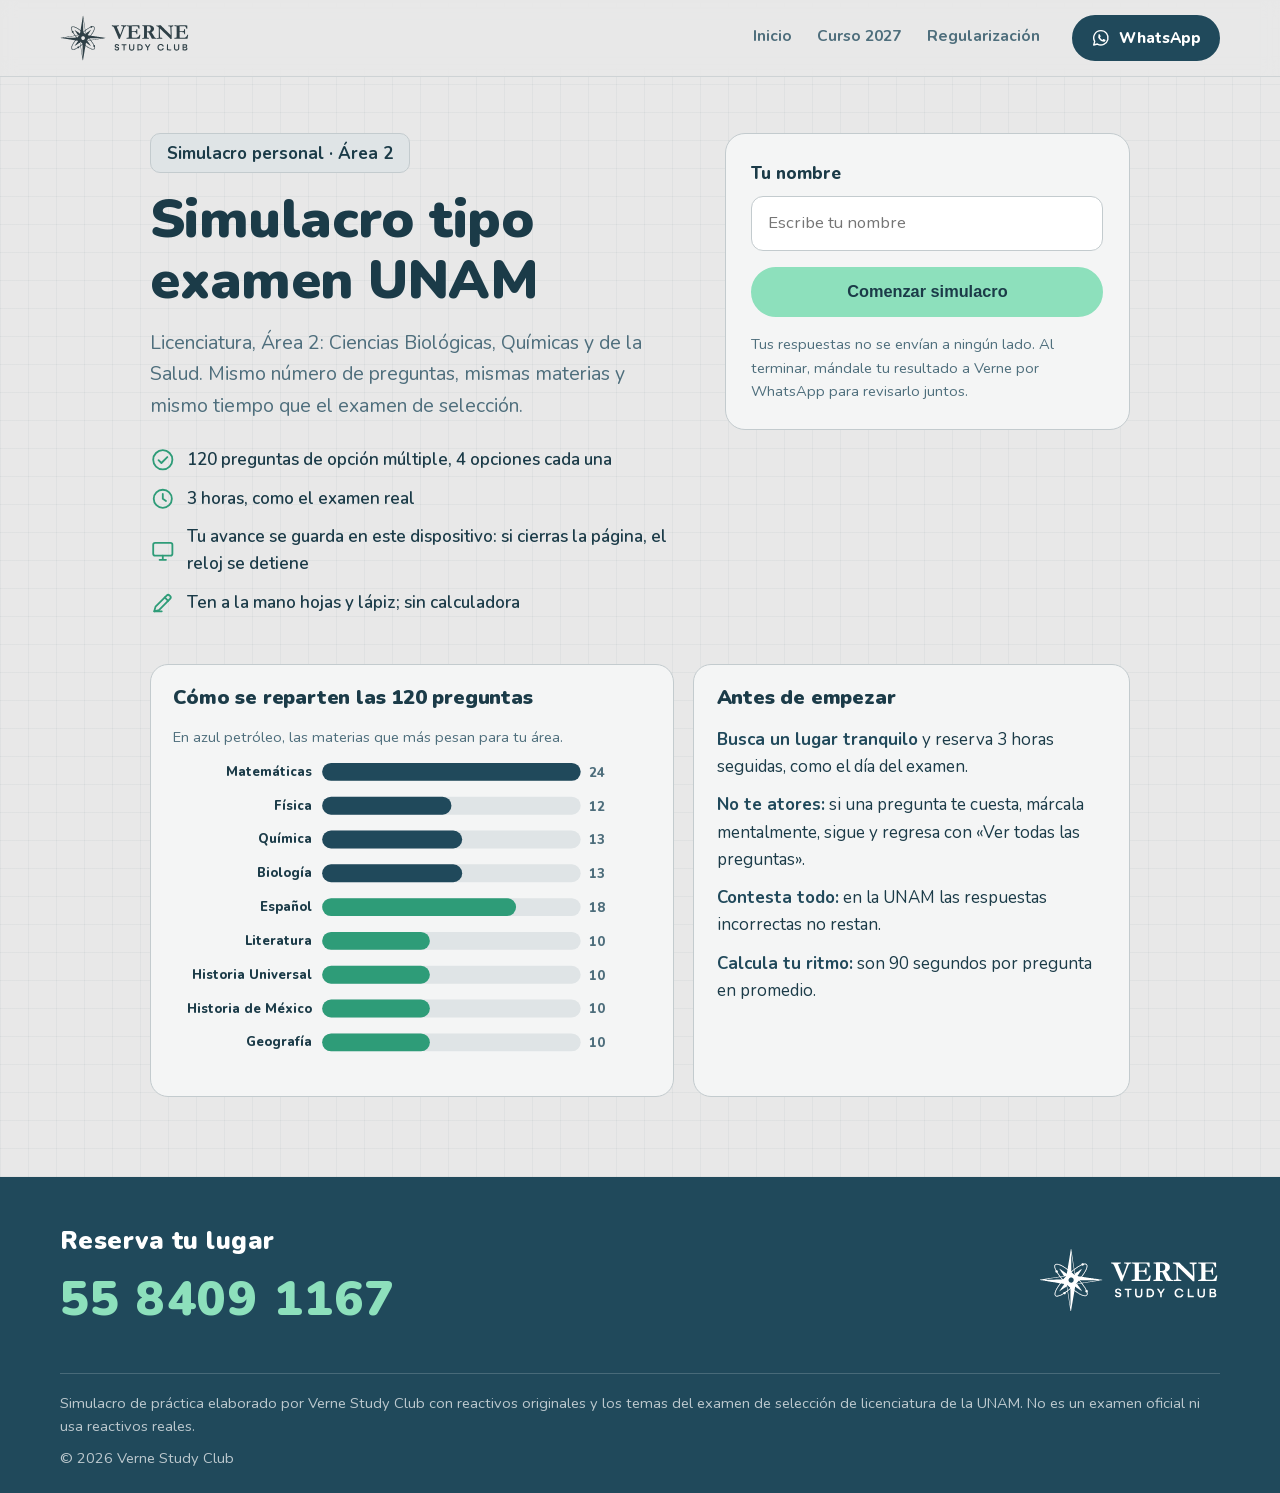
<file: simulacro-unam-a2-7f3k9q.html>
<!doctype html>
<html lang="es-MX">
<head>
<meta charset="utf-8">
<meta name="viewport" content="width=device-width, initial-scale=1">
<title>Simulacro tipo UNAM · Área 2 | Verne Study Club</title>
<meta name="robots" content="noindex, nofollow, noarchive">
<meta name="theme-color" content="#20495B">
<link rel="icon" href="assets/favicon.svg" type="image/svg+xml">
<link rel="preload" href="fonts/nunito-latin.woff2" as="font" type="font/woff2" crossorigin>
<link rel="stylesheet" href="estilos.css">
<link rel="stylesheet" href="diagnostico.css">
<link rel="stylesheet" href="simulacro-unam.css">
<script src="simulacro-unam-a2-7f3k9q.datos.js" defer></script>
<script src="simulacro-unam.js" defer></script>
</head>
<body class="diag">
<header class="cabecera">
  <div class="envoltura cabecera__fila">
    <a class="cabecera__logo" href="./"><svg class="logo-h" aria-hidden="true" focusable="false" viewBox="275.0 156.5 843.77 299.09"><g transform="translate(279.0 160.5) scale(0.62) translate(-279.0 -160.5)"><path class=""  transform="scale(0.25) translate(0 4096) scale(0.1 -0.1)" d="M20527 34478 c-17 -27 -37 -128 -67 -328 -12 -80 -28 -176 -35 -215 -8 -38 -19 -106 -25 -150 -6 -44 -15 -95 -20 -115 -5 -19 -11 -62 -15 -95 -3 -33 -12 -91 -20 -130 -8 -38 -19 -108 -25 -155 -5 -47 -17 -116 -25 -155 -8 -38 -15 -83 -15 -99 0 -17 -9 -80 -20 -140 -39 -209 -51 -281 -61 -365 -5 -47 -12 -88 -15 -92 -3 -5 -14 -66 -24 -136 -11 -70 -25 -155 -30 -188 -6 -33 -20 -114 -30 -180 -20 -117 -46 -274 -75 -445 -8 -47 -17 -105 -20 -130 -3 -25 -15 -94 -25 -155 -20 -110 -49 -287 -91 -555 -17 -111 -50 -300 -70 -409 -10 -56 -19 -115 -19 -130 0 -14 -7 -57 -15 -96 -9 -38 -22 -113 -30 -165 -37 -242 -46 -297 -56 -325 -5 -16 -12 -64 -15 -105 -4 -41 -12 -100 -19 -130 -8 -30 -18 -97 -24 -147 -6 -51 -15 -103 -20 -116 -5 -13 -12 -54 -16 -92 -4 -39 -13 -97 -20 -130 -7 -33 -18 -104 -24 -157 -6 -53 -15 -108 -21 -123 -5 -14 -10 -39 -10 -54 0 -43 -24 -58 -56 -35 -15 11 -36 26 -48 34 -13 8 -51 38 -87 65 -87 68 -111 85 -204 150 -44 30 -116 80 -160 110 -166 115 -424 284 -520 341 -55 32 -109 64 -120 71 -11 7 -33 20 -50 28 -16 9 -46 26 -67 38 -20 12 -62 37 -95 55 -32 18 -65 37 -73 43 -8 5 -28 16 -45 25 -16 8 -66 35 -110 59 -158 87 -525 265 -546 265 -6 0 -23 7 -37 15 -29 16 -38 19 -257 94 -240 82 -345 110 -550 147 -149 27 -374 25 -479 -4 -232 -65 -363 -184 -444 -407 -25 -67 -26 -79 -26 -285 0 -173 3 -230 18 -290 10 -41 22 -97 27 -124 4 -28 15 -70 23 -95 36 -110 48 -148 56 -180 5 -19 15 -48 23 -65 8 -17 25 -58 37 -91 33 -91 66 -167 136 -312 35 -73 64 -138 64 -144 0 -6 -13 -28 -28 -48 -51 -66 -72 -131 -72 -225 0 -70 5 -98 27 -152 57 -139 189 -225 353 -230 47 -2 88 -3 91 -4 7 0 89 -117 89 -126 0 -3 8 -17 19 -32 10 -15 66 -99 125 -187 59 -88 134 -198 167 -245 33 -47 68 -96 77 -110 9 -13 45 -63 79 -110 34 -47 88 -121 120 -165 32 -44 75 -99 96 -122 21 -23 36 -47 33 -52 -4 -5 -28 -13 -54 -16 -26 -3 -78 -12 -117 -20 -38 -7 -101 -17 -138 -20 -37 -4 -82 -11 -100 -16 -18 -5 -75 -14 -127 -19 -52 -5 -115 -14 -140 -20 -25 -6 -92 -17 -150 -25 -115 -16 -188 -27 -355 -55 -60 -10 -137 -21 -170 -25 -33 -3 -76 -11 -97 -16 -20 -5 -71 -14 -115 -19 -43 -5 -116 -16 -163 -24 -185 -31 -345 -55 -629 -95 -85 -12 -157 -24 -161 -26 -4 -3 -50 -9 -101 -15 -52 -6 -130 -17 -174 -25 -102 -18 -262 -42 -393 -60 -56 -8 -106 -16 -110 -19 -4 -2 -52 -9 -107 -16 -55 -6 -118 -16 -140 -21 -22 -5 -87 -16 -145 -24 -102 -14 -284 -42 -405 -64 -33 -5 -121 -19 -195 -31 -74 -11 -184 -29 -245 -40 -60 -10 -135 -22 -165 -25 -30 -3 -91 -12 -135 -20 -44 -8 -114 -19 -155 -24 -88 -12 -174 -25 -325 -51 -60 -11 -130 -21 -155 -25 -25 -3 -83 -12 -130 -19 -47 -8 -119 -20 -160 -26 -116 -18 -134 -22 -147 -32 -16 -13 -17 -94 -1 -104 13 -8 141 -27 298 -44 52 -6 125 -15 163 -20 37 -6 100 -15 140 -20 83 -12 153 -23 322 -50 66 -11 149 -24 185 -30 130 -21 307 -52 380 -65 41 -8 100 -17 130 -20 30 -4 100 -15 155 -25 55 -10 154 -27 220 -39 66 -11 161 -27 210 -36 50 -8 124 -20 165 -25 41 -6 109 -17 150 -25 90 -17 173 -30 300 -49 52 -8 131 -21 175 -29 44 -9 112 -21 150 -26 39 -6 97 -15 130 -21 33 -5 114 -19 180 -30 66 -11 145 -25 175 -31 30 -6 87 -14 125 -20 61 -8 154 -24 355 -60 30 -6 109 -19 175 -29 66 -11 174 -29 240 -40 66 -12 161 -27 210 -35 50 -7 126 -20 170 -28 44 -9 136 -25 205 -37 69 -11 159 -27 200 -35 41 -8 114 -19 163 -25 48 -6 98 -15 110 -19 13 -5 54 -12 92 -16 39 -3 93 -13 121 -20 27 -8 87 -19 133 -24 45 -5 85 -12 88 -15 11 -10 -12 -48 -79 -131 -83 -103 -233 -309 -331 -455 -42 -63 -99 -146 -125 -185 -123 -178 -163 -237 -177 -263 -9 -15 -23 -39 -33 -54 -9 -14 -34 -55 -55 -90 -20 -34 -48 -81 -62 -103 -13 -22 -40 -67 -60 -100 -19 -33 -46 -78 -60 -100 -33 -53 -46 -77 -160 -300 -139 -269 -162 -316 -225 -465 -17 -41 -38 -89 -46 -107 -8 -17 -14 -37 -14 -45 -1 -7 -9 -31 -20 -53 -11 -22 -19 -48 -20 -57 0 -10 -6 -32 -14 -50 -14 -32 -48 -149 -80 -276 -20 -78 -46 -318 -46 -421 1 -145 34 -290 91 -401 30 -57 151 -179 209 -211 141 -77 344 -105 584 -79 222 23 637 146 891 265 103 48 417 204 506 253 129 69 256 142 330 189 45 30 70 29 99 -2 13 -14 28 -25 33 -25 6 0 18 -7 26 -15 9 -8 56 -24 104 -36 87 -22 89 -22 165 -5 134 31 215 93 272 205 30 60 41 158 29 249 -6 40 -7 80 -4 90 3 9 45 43 93 74 156 101 279 190 371 268 32 27 59 26 65 -2 6 -26 30 -186 46 -293 20 -147 32 -224 50 -330 10 -60 21 -137 25 -170 3 -33 10 -76 15 -95 5 -19 14 -78 20 -130 6 -52 17 -129 25 -170 8 -41 18 -106 24 -145 12 -83 25 -169 51 -325 10 -63 23 -149 29 -190 12 -91 26 -180 51 -325 10 -60 21 -137 25 -170 3 -33 10 -76 15 -95 6 -20 17 -85 26 -145 46 -322 70 -475 89 -575 8 -41 19 -115 25 -165 6 -49 17 -126 25 -170 8 -44 19 -116 24 -160 12 -89 24 -165 51 -335 28 -166 50 -311 66 -420 7 -52 22 -149 33 -215 11 -66 25 -151 31 -190 6 -38 18 -108 26 -155 9 -47 22 -128 30 -180 7 -52 18 -122 24 -155 5 -33 19 -118 31 -190 57 -364 60 -374 96 -396 37 -23 81 -19 107 9 18 21 42 120 51 212 4 36 13 92 20 125 8 33 19 102 25 154 6 51 14 101 19 110 5 9 11 43 15 76 4 33 13 92 22 130 8 39 19 102 23 140 4 39 16 111 25 160 9 50 26 144 37 210 11 66 27 156 35 200 8 44 21 124 29 177 9 54 18 103 20 110 3 7 11 58 19 113 8 55 19 125 25 155 6 30 19 107 30 170 11 63 29 167 40 230 21 115 30 171 51 310 6 41 18 104 25 140 8 36 19 100 24 142 6 42 16 98 22 125 6 26 17 86 24 133 7 47 18 110 23 140 6 30 21 111 32 180 12 69 30 175 40 235 25 140 58 341 64 380 2 17 11 68 20 115 9 47 25 139 36 205 12 66 30 172 41 235 11 63 29 167 40 230 11 63 24 138 29 165 6 28 15 82 21 120 6 39 19 109 30 157 10 48 19 101 19 118 0 18 6 58 14 89 8 31 19 90 25 132 19 142 46 184 88 141 10 -10 43 -35 73 -55 30 -20 80 -55 110 -77 30 -22 80 -56 110 -77 30 -21 57 -40 60 -43 7 -8 177 -123 200 -136 11 -6 28 -18 38 -27 10 -10 21 -17 25 -17 3 0 45 -26 94 -58 176 -117 223 -147 274 -176 19 -10 57 -33 84 -51 28 -18 73 -46 101 -62 29 -15 78 -43 110 -62 111 -65 476 -251 615 -314 86 -39 102 -47 199 -90 30 -13 87 -37 125 -51 39 -15 84 -34 102 -42 17 -8 36 -14 43 -14 7 0 26 -6 43 -14 31 -13 137 -46 262 -80 56 -15 135 -31 294 -57 105 -18 361 -6 456 20 235 66 364 198 426 436 26 102 29 316 6 455 -9 52 -21 132 -27 178 l-11 83 44 39 c29 26 58 67 83 117 33 66 39 90 42 155 8 164 -71 294 -223 368 -42 20 -66 24 -144 25 l-94 0 -43 85 c-23 47 -72 146 -109 220 -61 125 -89 178 -136 255 -10 17 -28 46 -39 65 -11 19 -29 49 -40 65 -11 17 -30 47 -42 69 -30 50 -34 57 -92 146 -91 140 -215 325 -251 375 -19 28 -55 79 -80 115 -99 146 -230 324 -337 461 -43 54 -78 106 -78 114 0 17 18 22 117 30 40 3 87 10 105 16 18 5 67 14 108 19 41 5 113 16 160 25 83 14 211 34 395 61 162 23 239 36 344 55 56 10 114 19 127 19 14 0 57 7 97 15 40 8 119 21 177 29 192 28 314 46 393 61 42 8 91 15 108 15 16 0 62 7 102 15 40 8 113 19 162 24 50 6 128 17 175 25 221 40 320 56 344 56 15 0 59 7 99 15 40 8 119 21 177 29 113 16 182 27 355 56 61 10 135 22 165 25 30 3 87 12 125 20 39 8 97 17 130 20 33 4 76 10 95 15 19 5 78 14 130 20 52 6 111 16 132 21 20 5 71 14 115 19 95 12 358 54 588 96 50 9 131 22 180 30 50 7 119 18 155 24 145 23 270 42 365 56 255 36 278 41 297 64 23 29 23 55 -1 79 -26 26 -73 37 -206 50 -60 6 -153 17 -205 26 -52 8 -115 15 -140 15 -25 0 -72 7 -105 14 -33 8 -107 20 -165 26 -58 6 -112 13 -121 16 -9 2 -79 13 -155 24 -236 32 -286 40 -379 56 -49 8 -124 19 -165 24 -91 10 -255 35 -370 56 -47 8 -125 19 -175 25 -49 5 -106 14 -125 19 -19 5 -64 12 -100 15 -36 4 -99 13 -140 21 -41 7 -124 21 -185 29 -60 9 -166 24 -235 35 -69 10 -161 23 -205 30 -44 6 -118 18 -165 26 -47 8 -121 19 -165 24 -44 5 -118 16 -165 24 -88 15 -258 40 -510 76 -80 12 -174 26 -210 31 -36 6 -99 15 -140 20 -41 5 -113 16 -160 24 -47 8 -105 17 -130 20 -66 8 -302 44 -400 60 -47 8 -128 19 -180 25 -52 6 -111 15 -130 20 -19 4 -64 11 -100 15 -36 3 -114 15 -175 25 -60 10 -138 21 -173 25 -35 3 -70 9 -78 12 -23 9 -16 46 14 75 22 20 309 407 382 514 121 178 320 482 320 489 0 3 15 27 33 53 18 26 49 73 68 105 19 32 43 73 54 92 11 18 44 75 73 127 29 51 57 100 62 108 15 23 39 70 134 255 78 150 128 260 198 430 11 28 26 64 34 80 20 45 85 237 119 350 200 681 80 1095 -358 1237 -65 21 -90 23 -267 23 -165 0 -202 -3 -242 -18 -59 -23 -83 -16 -108 33 -29 57 -122 134 -193 161 -90 34 -220 32 -297 -3 -136 -63 -220 -199 -220 -355 0 -37 -4 -72 -8 -78 -4 -5 -27 -19 -52 -31 -102 -47 -310 -151 -385 -193 -44 -24 -100 -55 -125 -68 -72 -38 -163 -89 -216 -122 -27 -17 -76 -46 -109 -66 -33 -20 -87 -54 -120 -75 -33 -22 -76 -49 -95 -60 -19 -11 -48 -29 -65 -40 -16 -11 -42 -26 -56 -34 -75 -43 -385 -256 -567 -391 -70 -52 -142 -105 -160 -117 -19 -13 -58 -42 -88 -65 -55 -44 -88 -54 -97 -29 -3 8 -11 52 -17 98 -6 45 -20 139 -30 208 -11 69 -22 150 -25 180 -4 30 -11 72 -16 92 -5 20 -14 74 -20 120 -5 46 -16 117 -24 158 -8 41 -19 109 -24 150 -15 112 -39 265 -55 355 -8 44 -25 145 -36 225 -12 80 -30 197 -40 260 -10 63 -21 142 -25 175 -3 33 -10 74 -15 90 -5 17 -14 68 -19 115 -6 47 -17 123 -25 170 -8 47 -24 150 -36 230 -12 80 -28 183 -37 230 -8 47 -21 128 -28 180 -31 230 -55 392 -59 399 -3 4 -12 63 -21 131 -9 68 -18 127 -20 131 -3 3 -9 49 -15 100 -6 52 -17 128 -25 169 -7 41 -24 143 -36 225 -12 83 -28 191 -36 240 -8 50 -19 122 -23 160 -5 39 -16 108 -24 155 -13 77 -40 249 -66 420 -34 231 -51 333 -54 339 -2 3 -9 51 -15 106 -7 55 -18 134 -26 175 -8 41 -17 99 -21 129 -10 86 -74 132 -107 79z m129 -1314 c12 -54 26 -144 32 -199 12 -102 22 -175 48 -325 8 -47 21 -130 28 -185 14 -100 22 -153 56 -365 42 -261 62 -387 66 -420 4 -35 16 -104 54 -320 11 -63 20 -126 20 -140 0 -14 9 -74 19 -135 23 -129 57 -349 66 -420 3 -27 12 -84 20 -125 12 -66 23 -134 64 -400 6 -36 20 -125 31 -199 11 -73 22 -137 25 -141 2 -4 9 -47 14 -96 6 -49 17 -127 25 -174 40 -223 56 -320 56 -346 0 -16 7 -60 15 -99 8 -38 20 -110 26 -160 6 -49 17 -117 25 -150 7 -33 14 -76 14 -96 0 -21 9 -84 19 -140 36 -193 38 -176 -22 -234 -29 -28 -95 -83 -147 -122 -52 -39 -144 -113 -205 -163 -255 -211 -346 -282 -352 -276 -4 3 -8 437 -10 964 -2 526 -8 1364 -14 1862 -14 1143 -25 2646 -20 2683 7 52 26 21 47 -79z m4332 -3308 c91 -31 140 -64 196 -128 135 -157 161 -376 85 -718 -6 -25 -16 -72 -23 -105 -14 -64 -38 -141 -68 -217 -10 -26 -18 -53 -18 -60 -1 -7 -9 -31 -20 -53 -11 -22 -19 -46 -20 -53 0 -6 -9 -29 -20 -49 -11 -21 -20 -44 -20 -51 0 -7 -8 -30 -19 -50 -10 -20 -25 -53 -34 -72 -17 -40 -186 -379 -226 -455 -15 -27 -43 -79 -63 -115 -33 -61 -47 -85 -98 -175 -11 -19 -28 -50 -38 -67 -63 -110 -100 -169 -238 -376 -60 -90 -125 -188 -144 -218 -72 -110 -140 -206 -338 -474 -239 -323 -212 -292 -257 -287 -122 15 -271 38 -303 46 -20 6 -77 14 -127 20 -49 6 -162 21 -250 35 -88 14 -191 30 -230 36 -231 34 -244 39 -208 88 44 60 93 132 93 137 0 2 17 30 39 62 62 93 121 184 121 188 0 2 19 33 43 68 23 36 58 91 77 123 19 31 54 85 76 120 23 34 43 66 45 71 2 4 40 62 83 128 134 203 151 229 156 240 3 6 32 51 64 100 32 50 69 106 81 125 13 19 44 69 70 110 27 41 63 98 80 125 18 28 54 84 80 125 26 41 61 94 76 118 16 24 29 45 29 47 0 4 51 83 102 157 10 15 18 30 18 33 0 3 16 28 35 55 64 91 42 93 -77 8 -48 -35 -120 -84 -160 -110 -40 -26 -112 -74 -160 -108 -190 -130 -268 -184 -388 -265 -69 -46 -152 -103 -185 -126 -33 -23 -89 -62 -125 -87 -36 -25 -83 -58 -105 -74 -22 -16 -65 -45 -95 -66 -59 -39 -60 -40 -105 -75 -16 -13 -55 -40 -85 -60 -30 -20 -77 -52 -105 -72 -27 -19 -72 -51 -100 -71 -27 -19 -77 -55 -110 -80 -33 -24 -76 -55 -95 -68 -19 -14 -60 -43 -90 -65 -72 -53 -108 -73 -120 -66 -5 3 -12 22 -15 43 -3 20 -12 75 -20 122 -13 80 -32 202 -70 450 -9 58 -21 139 -26 180 -5 41 -16 107 -24 145 -7 39 -17 104 -20 146 l-7 75 35 30 c19 16 58 45 86 64 28 19 100 72 161 117 61 45 141 102 178 128 37 25 87 61 112 79 117 85 443 306 470 319 8 4 34 20 57 35 134 86 321 197 458 272 57 31 94 51 225 123 118 64 366 187 378 187 8 0 39 -22 70 -48 88 -75 144 -95 261 -90 110 4 177 30 255 99 45 40 106 147 106 186 0 35 17 71 40 83 39 21 104 28 273 29 152 1 174 -1 235 -23z m-8502 -36 c60 -11 129 -25 154 -31 25 -6 70 -16 100 -23 52 -13 82 -22 225 -69 74 -24 179 -64 222 -83 17 -8 36 -14 43 -14 7 0 24 -6 38 -14 15 -8 47 -23 72 -34 131 -57 262 -122 425 -208 44 -23 109 -57 145 -75 36 -18 71 -38 79 -43 7 -6 42 -27 76 -46 70 -39 169 -97 230 -135 22 -13 57 -35 79 -47 50 -30 60 -36 131 -82 135 -88 389 -260 490 -331 28 -20 79 -56 115 -81 36 -25 92 -65 125 -89 33 -25 67 -48 75 -52 17 -7 138 -103 163 -128 18 -18 16 -63 -9 -170 -16 -72 -40 -211 -60 -355 -8 -58 -18 -118 -24 -135 -5 -16 -14 -72 -20 -122 -6 -51 -14 -103 -19 -115 -5 -13 -12 -52 -16 -88 -11 -103 -32 -192 -46 -201 -8 -5 -21 -3 -31 4 -9 7 -94 65 -190 129 -95 65 -206 140 -245 168 -40 27 -106 73 -145 100 -40 28 -170 115 -288 195 -118 79 -267 180 -330 224 -195 136 -465 320 -850 579 -69 46 -132 90 -141 98 -18 16 -49 19 -49 4 0 -5 25 -46 55 -90 30 -44 55 -83 55 -86 0 -3 8 -17 19 -32 68 -99 297 -449 303 -463 4 -10 23 -40 42 -68 20 -28 36 -53 36 -56 0 -3 8 -18 18 -33 51 -74 102 -153 102 -157 0 -2 15 -25 33 -51 17 -25 39 -56 47 -69 8 -12 73 -110 144 -216 71 -107 152 -230 181 -274 47 -73 176 -268 327 -494 32 -47 54 -88 50 -92 -9 -9 -185 -39 -297 -50 -49 -6 -106 -14 -125 -19 -19 -5 -73 -14 -120 -19 -47 -6 -123 -17 -170 -25 -47 -9 -146 -25 -220 -37 -74 -12 -141 -24 -148 -27 -7 -2 -27 11 -45 30 -73 78 -459 597 -532 717 -5 9 -28 43 -49 76 -43 66 -64 100 -121 190 -21 33 -45 71 -55 85 -9 14 -20 35 -24 47 -4 12 -13 27 -21 33 -24 20 -17 48 23 98 61 76 75 115 80 228 4 94 2 106 -23 161 -28 64 -109 151 -180 194 -36 22 -52 24 -170 26 -71 1 -136 2 -143 2 -7 1 -22 22 -34 49 -28 65 -50 114 -92 205 -20 43 -36 80 -36 83 0 3 -6 20 -14 37 -33 72 -91 236 -125 352 -119 408 -99 723 58 882 46 47 138 102 211 127 100 33 277 35 436 6z m4959 -1737 c4 -27 12 -82 20 -123 7 -41 16 -104 20 -140 3 -36 10 -81 15 -100 5 -19 14 -73 19 -120 6 -47 18 -128 26 -180 9 -52 25 -144 35 -205 10 -60 21 -139 25 -175 3 -36 10 -79 16 -96 5 -17 16 -77 24 -135 8 -57 17 -119 21 -136 13 -65 -28 -39 -242 150 -673 594 -754 667 -754 681 0 13 131 128 319 279 75 61 138 113 141 117 3 3 15 13 27 21 24 17 110 89 190 162 29 26 62 47 72 47 16 0 21 -9 26 -47z m-2375 -1798 c0 -15 -25 -44 -279 -330 -121 -136 -313 -341 -535 -572 -60 -62 -117 -113 -126 -113 -19 0 -106 87 -250 250 -125 142 -132 149 -238 275 -52 61 -119 138 -149 173 -30 34 -53 69 -50 76 6 14 40 21 172 36 44 5 118 16 165 24 113 20 339 53 420 61 36 4 92 13 125 20 33 7 91 16 128 20 37 4 82 11 100 16 18 5 73 14 122 19 50 6 126 17 170 25 216 38 225 39 225 20z m-1819 -278 c9 -7 84 -97 168 -202 84 -104 166 -204 182 -222 15 -17 70 -78 120 -135 51 -57 103 -113 117 -126 57 -54 193 -50 -2423 -63 -2453 -11 -2916 -9 -2894 17 17 20 64 33 184 48 212 28 281 38 390 56 61 10 139 22 174 26 35 3 78 10 95 15 17 5 72 14 121 19 50 6 124 17 165 25 41 8 109 19 150 24 93 12 183 26 325 51 61 10 175 28 255 40 80 11 197 29 260 40 63 10 178 28 255 40 77 12 192 30 255 40 63 11 140 22 170 25 30 4 71 11 90 15 19 5 78 14 130 20 52 6 111 15 130 20 19 5 76 14 125 20 50 6 124 17 165 25 41 8 109 19 150 24 83 11 161 23 325 51 61 10 143 22 184 26 41 3 88 10 105 15 17 5 72 14 121 19 50 6 124 17 165 25 196 38 218 40 241 22z m3529 -116 c41 -10 89 -26 105 -35 17 -9 34 -16 38 -16 4 0 20 -8 35 -18 15 -11 47 -32 71 -48 61 -40 151 -131 197 -201 45 -67 94 -160 94 -178 0 -7 9 -41 20 -75 30 -93 28 -263 -4 -390 -79 -311 -338 -542 -653 -579 -363 -44 -699 164 -822 509 -31 88 -51 199 -51 282 0 71 32 240 49 263 5 6 13 24 19 42 6 17 31 63 56 102 118 181 271 293 466 341 135 34 252 35 380 1z m7950 -811 c29 -18 -6 -30 -135 -45 -164 -19 -381 -52 -393 -59 -5 -3 -49 -10 -98 -16 -49 -6 -120 -17 -159 -25 -38 -8 -97 -17 -130 -20 -33 -4 -76 -10 -95 -15 -20 -5 -71 -14 -115 -20 -90 -12 -225 -32 -395 -60 -63 -10 -178 -28 -255 -40 -77 -12 -192 -30 -255 -40 -190 -31 -431 -69 -585 -91 -38 -6 -119 -19 -180 -29 -60 -10 -139 -22 -174 -26 -35 -3 -78 -10 -95 -15 -17 -5 -74 -14 -126 -20 -52 -6 -122 -17 -155 -24 -33 -7 -91 -16 -128 -20 -37 -4 -82 -11 -99 -16 -18 -5 -79 -14 -137 -19 -58 -6 -124 -15 -146 -21 -22 -5 -87 -16 -145 -24 -58 -8 -130 -19 -160 -24 -30 -5 -89 -15 -130 -21 -264 -42 -338 -53 -450 -72 -209 -34 -204 -34 -225 -1 -16 25 -115 147 -215 267 -19 23 -113 131 -208 239 -96 109 -171 204 -169 211 4 10 206 14 989 19 2434 17 3865 28 3893 31 78 8 662 5 675 -4z m-5712 -132 c27 -29 63 -69 78 -88 16 -19 62 -73 104 -120 63 -70 329 -388 379 -453 9 -11 11 -21 5 -27 -5 -5 -58 -16 -117 -25 -60 -8 -112 -17 -116 -19 -4 -3 -45 -10 -92 -15 -46 -6 -122 -17 -169 -25 -151 -27 -333 -55 -395 -61 -33 -4 -76 -10 -95 -15 -19 -5 -80 -14 -135 -20 -55 -6 -136 -17 -180 -25 -70 -12 -143 -19 -182 -16 -24 2 -13 26 35 76 26 28 88 96 137 151 93 104 292 320 400 434 33 36 90 97 125 135 123 135 151 165 160 165 5 0 31 -24 58 -52z m-5507 -842 c19 -8 61 -17 94 -21 33 -3 105 -15 160 -25 55 -10 132 -23 170 -29 132 -19 210 -33 275 -47 36 -8 105 -19 155 -25 141 -17 158 -30 112 -86 -13 -15 -40 -53 -60 -83 -20 -30 -51 -75 -68 -100 -18 -25 -54 -76 -81 -115 -26 -38 -66 -95 -88 -125 -64 -88 -101 -141 -146 -208 -23 -34 -64 -90 -91 -125 -26 -34 -74 -100 -106 -147 -32 -47 -76 -110 -98 -140 -21 -30 -61 -86 -88 -125 -26 -38 -62 -90 -80 -115 -42 -60 -159 -232 -243 -355 -37 -55 -90 -131 -116 -170 -27 -38 -75 -108 -107 -155 -32 -47 -66 -96 -76 -109 -21 -27 -25 -51 -8 -51 12 0 50 24 358 229 113 75 209 138 214 140 5 2 37 22 71 45 35 22 102 66 150 96 48 30 157 101 243 158 85 56 157 102 159 102 1 0 24 15 49 33 26 17 54 37 63 42 10 6 42 26 72 46 30 20 83 54 118 75 35 21 161 103 279 182 118 78 219 142 223 142 4 0 15 9 25 20 10 11 22 20 26 20 9 0 55 30 112 74 62 48 77 27 97 -129 5 -44 16 -118 25 -165 27 -151 54 -324 60 -380 3 -30 12 -93 20 -140 75 -433 71 -394 36 -426 -16 -14 -85 -66 -153 -114 -211 -152 -273 -197 -377 -275 -19 -14 -40 -25 -48 -25 -8 0 -42 15 -76 33 -60 31 -66 32 -182 32 -109 0 -124 -2 -165 -25 -147 -82 -209 -188 -211 -360 -1 -100 -8 -111 -107 -168 -35 -21 -80 -47 -100 -59 -21 -12 -48 -27 -62 -33 -36 -15 -40 -18 -90 -46 -155 -90 -429 -222 -600 -290 -47 -19 -94 -39 -105 -44 -27 -12 -137 -53 -210 -78 -500 -169 -871 -155 -1040 40 -61 71 -92 150 -109 280 -27 202 11 451 116 763 30 89 58 165 78 210 10 22 30 71 45 109 15 38 31 77 35 85 5 9 59 119 122 244 62 126 120 241 128 255 8 15 34 61 58 102 23 41 53 93 67 115 13 22 35 57 47 79 32 53 38 63 81 127 20 31 37 59 37 62 0 3 26 45 58 94 63 94 131 198 147 224 36 58 279 397 429 599 217 292 209 285 277 256z m6215 -14 c17 -15 62 -67 99 -117 154 -203 190 -250 196 -255 9 -7 261 -361 336 -470 43 -64 212 -325 251 -390 78 -130 199 -344 255 -450 35 -69 81 -154 102 -190 54 -95 55 -110 7 -167 -22 -26 -53 -73 -68 -103 -26 -50 -28 -64 -28 -165 -1 -101 1 -114 26 -162 64 -121 194 -212 316 -221 51 -4 66 -9 77 -26 26 -39 58 -251 59 -381 0 -187 -36 -308 -125 -408 -51 -58 -96 -88 -186 -124 -65 -25 -76 -26 -253 -26 -164 0 -199 3 -305 27 -65 15 -140 33 -165 41 -161 48 -226 69 -235 75 -5 4 -23 10 -40 14 -16 4 -48 16 -72 27 -23 10 -47 19 -53 19 -7 0 -24 6 -38 14 -30 16 -80 38 -192 86 -87 37 -451 218 -525 261 -27 16 -57 32 -65 36 -20 9 -286 163 -385 223 -44 27 -103 63 -131 79 -29 17 -57 38 -64 46 -7 8 -16 15 -21 15 -4 0 -29 15 -54 33 -26 17 -55 37 -65 42 -10 6 -26 17 -35 25 -9 8 -25 19 -35 25 -50 29 -339 229 -431 298 -35 27 -104 79 -154 116 l-90 68 2 74 c2 41 9 106 17 144 8 39 18 90 21 115 6 44 27 177 65 395 10 61 26 162 35 225 25 167 23 160 47 160 11 0 26 -6 32 -13 6 -8 213 -148 459 -313 247 -164 456 -304 465 -310 10 -6 49 -32 87 -58 39 -25 103 -68 143 -96 41 -27 75 -50 77 -50 2 0 38 -24 80 -52 42 -29 99 -67 126 -84 27 -17 57 -38 67 -47 10 -9 23 -17 29 -17 6 0 17 -7 24 -16 7 -9 22 -20 34 -25 11 -5 40 -25 65 -43 25 -19 48 -35 52 -35 6 -1 75 -45 160 -103 15 -10 30 -18 33 -18 3 0 34 -20 69 -45 36 -25 70 -45 75 -45 20 0 12 29 -20 72 -17 24 -94 140 -173 258 -78 118 -157 235 -174 260 -34 48 -59 83 -137 195 -27 39 -65 93 -84 120 -51 73 -123 177 -196 285 -35 52 -82 121 -105 154 -23 32 -71 102 -108 155 -68 99 -81 119 -182 261 -197 279 -262 380 -256 395 5 14 11 16 156 39 52 9 149 24 215 35 66 11 151 23 188 26 37 4 82 11 100 16 18 5 73 14 122 20 50 6 106 14 125 19 19 5 85 16 145 24 61 9 124 20 140 25 40 13 36 14 71 -17z m-4257 -499 c47 -43 109 -99 136 -124 28 -26 68 -62 90 -80 22 -19 99 -88 170 -154 72 -66 181 -165 244 -220 63 -55 145 -130 183 -166 64 -63 68 -69 68 -111 0 -41 -5 -49 -51 -94 -79 -76 -79 -76 -169 -149 -46 -39 -92 -77 -100 -85 -53 -49 -109 -96 -225 -188 -71 -56 -142 -114 -156 -127 -30 -29 -55 -32 -68 -7 -5 9 -14 56 -20 102 -23 175 -53 378 -71 475 -10 55 -21 127 -25 160 -4 33 -11 78 -16 100 -5 22 -16 87 -24 145 -38 278 -55 388 -64 417 -5 17 -12 66 -16 107 -7 68 -6 76 10 76 10 0 56 -35 104 -77z m902 -1763 c31 -3006 39 -4764 21 -4782 -6 -6 -14 -9 -17 -6 -3 2 -12 58 -20 124 -16 119 -19 141 -55 349 -47 271 -74 439 -106 660 -16 112 -30 199 -54 340 -10 61 -21 137 -25 170 -3 33 -11 76 -16 97 -5 20 -14 71 -19 115 -5 43 -16 116 -24 163 -8 47 -20 119 -25 160 -16 121 -31 218 -51 335 -10 61 -21 137 -25 170 -3 33 -10 76 -15 95 -5 19 -14 78 -20 130 -6 52 -15 111 -20 130 -5 19 -14 73 -19 120 -6 47 -17 123 -25 170 -34 191 -56 328 -61 380 -4 30 -11 71 -15 90 -5 19 -14 78 -20 130 -6 52 -15 111 -20 130 -5 19 -14 80 -20 135 -6 55 -15 116 -20 135 -5 19 -14 76 -20 125 -6 50 -17 122 -25 160 -18 90 -27 197 -17 211 4 6 100 86 215 177 202 161 250 201 406 339 42 37 83 66 91 65 13 -2 16 -82 21 -617z"/><ellipse class="orbita-fija" cx="514.22" cy="395.23" rx="165.68" ry="43.38" transform="rotate(-136.03 514.22 395.23)" fill="none" stroke="#2F4047" stroke-width="4.0"/><ellipse class="orbita-fija" cx="514.22" cy="395.23" rx="165.46" ry="43.83" transform="rotate(-45.17 514.22 395.23)" fill="none" stroke="#2F4047" stroke-width="4.0"/></g><g transform="translate(350.02 -446.70500000000004)"><path class=""  transform="scale(0.25) translate(0 4096) scale(0.1 -0.1)" d="M10487 14133 c-4 -3 -7 -46 -7 -95 0 -102 -2 -100 110 -113 112 -12 235 -61 306 -122 45 -39 127 -191 208 -383 15 -36 34 -78 41 -95 7 -16 25 -59 40 -95 15 -36 36 -85 47 -110 39 -89 47 -106 73 -170 15 -36 32 -78 40 -95 7 -16 22 -52 33 -80 35 -85 113 -268 134 -315 36 -80 46 -104 73 -170 29 -72 43 -103 74 -171 12 -25 21 -50 21 -54 0 -4 9 -26 19 -49 10 -23 38 -86 61 -141 23 -55 50 -118 60 -140 10 -22 39 -89 65 -150 26 -60 53 -123 60 -140 7 -16 25 -59 40 -95 15 -36 33 -78 40 -95 7 -16 25 -59 40 -95 14 -36 33 -77 41 -92 8 -14 14 -31 14 -38 0 -6 18 -49 40 -96 22 -47 40 -88 40 -91 0 -3 9 -24 19 -47 10 -23 31 -70 46 -106 15 -36 34 -71 43 -77 11 -9 53 -13 127 -13 104 0 113 2 133 23 13 13 27 37 32 53 5 16 21 61 35 99 15 39 35 95 44 125 23 71 78 214 102 266 10 23 19 45 19 49 0 4 7 21 15 38 8 18 21 50 29 72 7 22 24 65 36 95 12 30 28 73 36 95 7 22 25 72 40 110 14 39 32 88 40 110 8 22 21 54 29 72 8 17 15 36 15 42 0 6 9 30 20 53 10 24 31 75 45 113 14 39 30 79 35 90 5 11 16 38 24 60 8 22 24 65 36 95 12 30 30 78 40 105 10 28 27 73 38 100 11 28 26 66 33 85 38 106 62 168 75 197 8 17 14 34 14 38 0 4 7 21 15 38 8 18 21 50 29 72 13 38 31 83 78 200 11 28 26 68 34 90 8 22 19 49 24 60 5 11 16 38 24 60 39 110 48 132 60 160 8 17 26 60 40 98 15 37 43 95 63 130 77 134 130 166 396 243 81 24 86 30 80 111 -5 70 -22 99 -51 88 -21 -8 -939 -7 -1117 1 -122 6 -152 4 -162 -7 -9 -12 -18 -111 -14 -156 2 -22 39 -33 166 -48 69 -8 133 -18 143 -23 9 -5 35 -13 57 -17 52 -9 120 -49 147 -87 l21 -31 -18 -76 c-10 -42 -24 -88 -31 -102 -8 -15 -18 -44 -23 -65 -6 -22 -31 -97 -56 -169 -26 -71 -53 -150 -61 -175 -8 -25 -18 -54 -24 -65 -5 -11 -25 -65 -44 -120 -43 -126 -54 -159 -76 -215 -17 -43 -35 -91 -81 -217 -12 -32 -30 -77 -40 -101 -10 -23 -19 -48 -19 -55 -1 -6 -9 -30 -20 -52 -11 -22 -20 -47 -20 -55 0 -8 -9 -33 -20 -55 -11 -22 -19 -44 -20 -50 0 -9 -21 -67 -62 -170 -33 -81 -59 -147 -78 -195 -10 -25 -29 -71 -41 -102 -26 -65 -54 -78 -66 -30 -6 26 -22 66 -65 162 -11 25 -26 59 -33 75 -6 17 -21 50 -32 75 -11 25 -33 74 -48 110 -15 36 -35 83 -45 105 -80 181 -85 193 -115 265 -15 36 -32 79 -40 95 -7 17 -22 53 -33 80 -32 79 -115 272 -166 387 -9 20 -16 39 -16 43 0 4 -9 26 -19 49 -10 23 -38 86 -61 141 -23 55 -51 118 -61 141 -10 23 -19 45 -19 49 0 4 -6 21 -14 38 -73 160 -87 264 -43 305 13 12 27 22 33 22 5 0 38 8 74 19 86 26 199 49 284 60 51 6 71 12 79 27 15 26 17 160 3 180 -11 14 -54 15 -467 5 -319 -8 -569 -9 -844 -1 -468 12 -490 12 -498 3z"/><path class=""  transform="scale(0.25) translate(0 4096) scale(0.1 -0.1)" d="M14343 14129 c-8 -8 -13 -43 -13 -95 0 -80 1 -82 28 -92 15 -6 69 -16 119 -22 51 -6 103 -14 117 -19 13 -6 58 -14 99 -20 141 -20 177 -54 199 -192 18 -119 19 -2583 1 -2645 -19 -59 -50 -84 -121 -94 -34 -5 -66 -11 -71 -15 -6 -3 -61 -10 -123 -15 -62 -6 -133 -17 -158 -25 -25 -8 -57 -17 -72 -20 -16 -3 -30 -14 -34 -28 -10 -32 -13 -149 -3 -168 8 -15 157 -17 1694 -24 1894 -8 1718 -15 1729 68 20 156 41 276 85 492 11 50 29 144 41 210 12 66 27 144 33 174 15 74 2 83 -117 79 l-90 -3 -17 -35 c-161 -334 -192 -387 -288 -492 -131 -142 -270 -207 -495 -228 -55 -6 -138 -15 -185 -21 -47 -6 -207 -11 -356 -11 -237 1 -288 4 -421 26 -83 13 -165 31 -181 40 -62 32 -61 16 -65 744 -3 581 -1 664 12 672 19 12 672 11 855 -2 72 -5 143 -14 158 -20 87 -34 142 -154 183 -401 8 -48 21 -99 30 -113 15 -22 22 -24 100 -24 69 0 85 3 92 18 5 9 6 295 3 665 -7 754 7 680 -125 670 -44 -3 -86 -10 -92 -14 -6 -5 -14 -35 -16 -67 -5 -53 -24 -131 -50 -207 -5 -16 -15 -49 -21 -73 -26 -93 -119 -162 -219 -162 -30 0 -78 -7 -108 -16 -77 -22 -788 -34 -801 -13 -10 16 -12 820 -2 1092 6 183 7 189 29 204 21 13 110 15 684 15 653 0 661 -1 704 -22 25 -11 57 -38 73 -58 42 -55 73 -102 73 -110 0 -4 15 -30 33 -57 37 -57 101 -189 147 -305 12 -30 29 -71 38 -90 l17 -35 105 0 105 0 -2 388 c-2 359 -4 391 -22 432 -10 24 -27 48 -38 53 -31 17 -991 22 -2168 12 -313 -3 -689 -1 -835 3 -211 7 -268 6 -277 -4z"/><path class=""  transform="scale(0.25) translate(0 4096) scale(0.1 -0.1)" d="M19510 14149 c-124 -3 -419 -7 -657 -8 -498 -1 -453 10 -453 -109 0 -47 5 -73 14 -81 16 -13 136 -30 226 -31 39 -1 91 -10 130 -23 111 -38 104 10 105 -732 0 -763 -15 -2147 -24 -2195 -10 -54 -71 -79 -240 -96 -143 -15 -206 -28 -216 -44 -4 -6 -8 -41 -11 -79 -5 -85 9 -106 65 -97 69 12 1088 17 1376 8 245 -8 292 -7 305 5 10 9 16 37 17 84 2 86 -10 102 -94 119 -32 6 -76 16 -98 22 -22 5 -62 14 -90 19 -129 26 -225 52 -236 65 -8 10 -11 191 -12 676 l0 663 134 -1 c83 0 162 -7 209 -17 128 -27 134 -36 517 -827 134 -276 301 -611 344 -690 69 -129 1 -116 640 -122 368 -4 558 -2 567 4 7 7 12 37 12 83 0 46 -5 76 -12 82 -7 5 -51 20 -98 33 -136 37 -241 93 -281 148 -35 48 -71 103 -89 137 -6 11 -23 39 -38 62 -15 23 -63 101 -107 173 -44 71 -88 142 -97 158 -9 15 -35 59 -58 97 -23 39 -49 82 -58 97 -9 14 -34 55 -54 91 -21 35 -44 70 -53 77 -8 7 -15 17 -15 22 0 5 -9 21 -19 36 -11 15 -53 79 -95 142 -41 63 -100 151 -130 195 -31 44 -56 85 -56 92 0 15 48 53 67 53 13 0 108 40 143 60 8 5 42 23 75 40 258 138 407 388 406 685 0 193 -58 360 -176 506 -50 62 -156 156 -230 204 -41 27 -196 105 -207 105 -6 0 -24 7 -41 15 -180 85 -608 116 -1307 94z m615 -258 c44 -11 89 -25 100 -31 11 -5 36 -16 55 -25 69 -31 89 -46 159 -121 76 -81 99 -123 137 -248 21 -70 24 -99 24 -246 0 -152 -2 -175 -25 -244 -59 -182 -141 -279 -298 -353 -27 -13 -55 -23 -61 -23 -7 0 -42 -8 -77 -19 -91 -27 -193 -40 -352 -46 -87 -4 -144 -2 -157 5 -19 10 -20 21 -14 678 4 414 9 672 16 679 16 19 44 21 233 19 146 -3 195 -7 260 -25z"/><path class=""  transform="scale(0.25) translate(0 4096) scale(0.1 -0.1)" d="M23177 14134 c-3 -4 -259 -6 -569 -6 -388 1 -566 -2 -575 -10 -18 -14 -17 -147 1 -171 14 -19 42 -27 255 -82 74 -19 149 -41 167 -50 18 -8 36 -15 42 -15 23 0 121 -110 151 -169 27 -55 32 -79 41 -194 15 -190 14 -2040 -2 -2279 -11 -182 -12 -189 -37 -211 -37 -35 -143 -57 -311 -67 -80 -5 -152 -11 -161 -15 -29 -11 -49 -61 -49 -123 0 -87 10 -94 118 -85 97 9 951 11 1189 3 84 -2 156 -1 160 4 14 14 15 159 1 185 -20 37 -92 59 -235 71 -70 6 -161 18 -201 26 -69 15 -73 17 -93 56 -34 66 -58 336 -69 778 -5 212 -14 495 -20 630 -16 371 -18 905 -3 905 13 0 45 -30 428 -399 301 -289 693 -675 1595 -1571 355 -353 673 -665 708 -693 l63 -52 128 0 c99 0 131 3 140 14 29 34 23 1023 -9 1746 -5 107 -14 450 -21 762 -9 439 -9 574 0 596 21 49 97 92 226 127 116 32 182 52 210 66 30 14 30 15 33 104 2 62 -1 96 -10 107 -12 16 -35 17 -328 8 -187 -6 -445 -7 -635 -2 -195 5 -325 4 -332 -1 -14 -10 -18 -173 -5 -193 12 -18 65 -42 117 -52 143 -28 326 -81 348 -101 33 -28 40 -53 53 -176 7 -66 17 -165 23 -220 12 -110 26 -393 41 -845 6 -162 17 -419 25 -570 19 -350 20 -330 -5 -330 -14 0 -370 348 -1063 1038 -860 857 -1152 1147 -1382 1369 -80 78 -129 106 -148 87z"/><path class=""  transform="scale(0.25) translate(0 4096) scale(0.1 -0.1)" d="M26761 14126 c-20 -24 -24 -161 -6 -180 10 -9 48 -16 112 -21 54 -3 137 -15 184 -26 48 -10 98 -19 111 -19 37 0 114 -37 136 -65 44 -56 47 -139 47 -1445 0 -1294 -2 -1357 -44 -1391 -11 -9 -48 -19 -81 -23 -34 -4 -72 -11 -85 -16 -12 -5 -78 -14 -146 -20 -129 -12 -223 -40 -234 -69 -13 -33 -14 -170 -2 -178 7 -5 208 -8 447 -8 239 0 995 -4 1680 -9 1143 -8 1247 -8 1262 7 15 16 41 115 53 207 7 56 42 251 61 345 9 39 19 95 23 125 5 30 16 84 24 120 8 36 21 94 27 130 15 84 7 90 -110 90 -98 0 -106 -5 -146 -90 -76 -160 -110 -225 -130 -256 -13 -19 -24 -37 -24 -39 0 -11 -99 -135 -154 -192 -107 -113 -254 -165 -566 -200 -215 -24 -659 -24 -779 0 -46 9 -104 17 -130 17 -55 0 -126 33 -153 70 -18 24 -19 66 -25 692 -5 536 -4 670 7 683 11 13 54 15 319 15 168 0 383 -5 477 -10 155 -8 177 -11 220 -34 63 -33 96 -76 121 -156 21 -65 50 -202 63 -293 9 -65 22 -75 105 -78 96 -3 103 -2 114 20 17 30 -4 1273 -21 1309 -13 26 -16 27 -97 27 -67 0 -85 -3 -95 -18 -7 -9 -21 -65 -32 -125 -28 -168 -68 -266 -131 -322 -45 -41 -88 -60 -133 -60 -23 0 -70 -8 -104 -17 -52 -15 -113 -17 -436 -18 l-375 0 0 648 c0 553 2 649 14 657 8 5 94 9 190 9 97 0 262 3 366 7 248 7 778 -10 825 -26 42 -15 104 -72 131 -120 11 -19 30 -53 43 -75 41 -69 126 -241 126 -252 0 -11 8 -28 51 -115 11 -20 19 -44 19 -52 0 -35 29 -46 125 -46 64 0 96 4 102 13 4 6 6 183 5 391 -3 367 -4 381 -25 425 l-22 46 -120 8 c-147 10 -1229 14 -2160 8 -379 -3 -762 -1 -850 3 -143 7 -162 6 -174 -8z"/><path class=""  transform="scale(0.25) translate(0 4096) scale(0.1 -0.1)" d="M11725 9270 c-210 -15 -363 -103 -450 -258 -55 -99 -60 -322 -10 -429 39 -81 124 -161 206 -194 101 -40 185 -65 304 -89 253 -51 347 -129 317 -261 -25 -107 -105 -158 -261 -166 -115 -7 -191 7 -246 45 -47 33 -92 95 -101 139 -3 18 -11 37 -18 42 -15 12 -246 -7 -264 -22 -10 -8 -11 -24 -7 -60 14 -102 88 -222 182 -296 62 -49 98 -66 197 -93 108 -30 326 -33 426 -5 101 28 210 86 261 138 166 170 172 476 13 642 -63 66 -183 119 -339 148 -216 41 -309 71 -358 118 -43 39 -57 74 -57 136 0 149 137 235 331 207 110 -16 174 -63 199 -147 21 -72 28 -75 166 -75 153 0 153 0 120 121 -30 105 -63 164 -125 222 -111 104 -278 151 -486 137z M23030 9270 c-132 -29 -203 -58 -315 -132 -183 -121 -328 -345 -356 -548 -20 -153 -7 -382 28 -474 14 -39 62 -138 86 -182 39 -67 138 -176 201 -219 94 -65 154 -95 251 -127 63 -20 89 -23 260 -23 156 0 202 3 255 19 144 41 257 104 353 199 80 79 128 155 182 291 40 101 39 102 -131 97 -76 -1 -142 -5 -145 -7 -4 -2 -19 -29 -35 -60 -48 -94 -131 -175 -229 -223 -77 -38 -94 -42 -182 -47 -195 -12 -322 35 -442 162 -116 121 -166 254 -165 434 1 254 133 457 359 550 53 22 74 25 190 25 120 0 136 -3 199 -29 39 -15 86 -39 106 -51 51 -32 132 -125 164 -190 42 -82 43 -82 186 -80 69 1 128 3 133 4 10 2 9 59 -2 66 -5 3 -13 20 -17 38 -20 91 -110 233 -204 320 -96 89 -207 143 -390 188 -42 10 -291 10 -340 -1z M14972 9208 c-9 -9 -12 -137 -12 -547 1 -295 5 -554 9 -576 37 -172 83 -266 175 -359 123 -122 277 -170 526 -164 226 6 347 51 482 179 58 54 109 148 146 264 l25 80 4 553 c4 412 2 556 -6 566 -9 11 -41 14 -144 13 l-132 -2 -5 -550 c-5 -514 -7 -553 -25 -595 -41 -97 -97 -160 -180 -203 -58 -30 -65 -31 -185 -31 -117 -1 -129 1 -182 27 -108 53 -171 139 -202 274 -14 61 -16 146 -16 562 0 412 -2 492 -14 504 -20 19 -245 24 -264 5z M17158 9211 c-7 -2 -16 -9 -20 -15 -4 -6 -8 -358 -8 -782 0 -667 2 -773 15 -784 19 -16 669 -8 769 10 80 14 184 54 262 102 108 65 233 214 278 331 53 136 61 183 61 347 0 179 -18 266 -83 392 -98 190 -213 290 -420 366 -64 23 -80 24 -357 28 -159 2 -333 5 -387 7 -53 1 -102 1 -110 -2z m687 -278 c88 -18 171 -59 220 -109 30 -30 95 -119 95 -130 0 -3 9 -24 19 -47 44 -97 44 -357 0 -453 -10 -24 -19 -45 -19 -48 0 -12 -54 -84 -91 -123 -96 -100 -209 -133 -458 -133 -116 0 -171 4 -179 12 -9 9 -12 137 -12 518 0 278 4 510 8 516 12 18 25 19 184 17 97 -2 182 -9 233 -20z M19188 9213 c-145 -4 -150 -8 -100 -72 15 -19 29 -40 32 -46 3 -6 75 -117 161 -246 174 -261 269 -406 284 -430 6 -9 27 -41 48 -71 l37 -55 0 -325 c0 -239 3 -327 12 -336 17 -17 259 -17 276 0 9 9 12 99 12 342 l0 330 43 65 c24 36 98 147 163 246 65 98 121 184 124 190 3 6 23 37 44 70 21 33 49 76 61 95 13 19 45 68 71 109 66 99 73 112 68 125 -4 11 -282 13 -311 2 -7 -3 -30 -31 -50 -63 -48 -74 -53 -82 -81 -129 -12 -22 -31 -52 -42 -69 -11 -16 -29 -46 -40 -65 -11 -19 -29 -48 -40 -65 -11 -16 -30 -47 -42 -69 -25 -42 -30 -51 -71 -114 -31 -47 -61 -54 -81 -17 -6 11 -43 70 -82 130 -39 61 -88 137 -109 170 -81 127 -187 285 -193 289 -16 9 -75 12 -194 9z M24931 9213 c-88 -3 -104 -6 -107 -21 -9 -42 -10 -1553 -2 -1558 6 -4 253 -9 551 -11 514 -5 541 -5 554 13 9 12 13 52 13 126 0 96 -2 108 -19 118 -13 6 -161 10 -414 10 -326 0 -397 2 -406 14 -9 10 -11 180 -11 650 2 661 1 669 -39 664 -9 -1 -63 -4 -120 -5z M26770 9213 c-76 -3 -117 -8 -122 -16 -11 -17 -9 -964 2 -1062 19 -170 66 -277 170 -389 69 -74 144 -119 263 -158 64 -20 91 -23 242 -23 187 0 242 10 365 68 144 67 277 249 311 427 7 33 13 268 16 588 4 497 3 535 -13 553 -15 17 -31 19 -140 19 -87 0 -125 -4 -131 -12 -4 -7 -8 -254 -8 -548 l0 -535 -29 -68 c-36 -85 -103 -156 -183 -194 -54 -26 -66 -28 -188 -27 -126 0 -132 1 -190 31 -101 53 -160 130 -190 249 -12 52 -15 147 -15 573 0 494 -1 511 -19 521 -11 5 -21 9 -23 8 -2 -1 -55 -4 -118 -5z M28892 9208 c-9 -9 -12 -197 -12 -784 0 -425 3 -779 6 -788 5 -14 47 -16 363 -16 453 0 561 9 656 55 139 67 203 147 231 286 15 80 15 91 0 170 -10 46 -27 102 -38 125 -29 59 -94 132 -137 154 -21 10 -44 26 -52 36 -12 15 -11 19 11 32 40 25 107 99 131 145 34 65 39 226 9 313 -38 115 -91 174 -205 229 -55 26 -91 36 -167 44 -140 16 -780 15 -796 -1z m808 -278 c84 -47 115 -150 75 -245 -22 -50 -50 -78 -99 -99 -32 -13 -79 -16 -267 -16 -215 0 -229 1 -239 19 -15 29 -13 344 3 360 9 9 68 11 247 9 230 -3 236 -4 280 -28z m-6 -635 c63 -19 131 -81 146 -134 35 -125 -17 -226 -131 -256 -71 -19 -519 -21 -537 -3 -8 8 -12 67 -12 198 0 131 4 190 12 198 19 19 455 16 522 -3z M13034 9199 c-12 -21 -10 -222 3 -235 9 -9 74 -12 240 -13 204 -1 229 -3 241 -19 10 -13 13 -146 11 -654 0 -350 2 -642 6 -647 4 -7 55 -11 135 -11 107 0 129 3 134 16 3 9 6 305 6 659 0 643 0 644 21 655 14 8 91 11 235 9 117 -2 216 0 220 4 12 11 13 221 2 235 -14 16 -1243 18 -1254 1z"/></g></svg><span class="sr">Verne Study Club, inicio</span></a>
    <nav class="menu" aria-label="Secciones">
      <a href="./">Inicio</a>
      <a href="curso.html">Curso 2027</a>
      <a href="./#servicios">Regularización</a>
    </nav>
    <a class="boton boton--chico" href="https://wa.me/525584091167?text=Hola%2C%20quiero%20informes%20del%20Curso%20de%20Ingreso%20a%20Prepa%202027" target="_blank" rel="noopener"><svg viewBox="0 0 24 24" aria-hidden="true" class="ico wa"><path d="M12 3.2a8.7 8.7 0 0 0-7.5 13.1L3.3 20.7l4.5-1.2A8.7 8.7 0 1 0 12 3.2z"/><path class="wa-fono" d="M9.1 8.1c.2-.4.4-.4.7-.4h.5c.2 0 .4 0 .6.4l.8 1.9c.1.2 0 .4-.1.6l-.5.6c-.1.2-.2.3 0 .6.5.9 1.6 2 2.6 2.5.3.2.4.1.6-.1l.6-.7c.2-.2.4-.2.6-.1l1.8.9c.2.1.4.2.4.4 0 .6-.3 1.4-.9 1.7-.6.4-1.9.6-3.6-.2-1.9-.9-3.3-2.6-3.9-3.7-.6-1-.6-2-.3-2.6z"/></svg><span>WhatsApp</span></a>
  </div>
</header>

<main class="envoltura diag__main">

  <!-- Inicio -->
  <section id="inicio" aria-labelledby="t-inicio">
    <div class="inicio">
      <div class="inicio__texto">
        <p class="pastilla">Simulacro personal · Área 2</p>
        <h1 id="t-inicio">Simulacro tipo examen UNAM</h1>
        <p class="inicio__intro">Licenciatura, Área 2: Ciencias Biológicas, Químicas y de la Salud. Mismo número de preguntas, mismas materias y mismo tiempo que el examen de selección.</p>
        <ul class="datos">
          <li><svg viewBox="0 0 24 24" aria-hidden="true" class="ico"><circle cx="12" cy="12" r="9"/><path d="M8 12.3l2.7 2.7L16.2 9.4"/></svg>120 preguntas de opción múltiple, 4 opciones cada una</li>
          <li><svg viewBox="0 0 24 24" aria-hidden="true" class="ico"><circle cx="12" cy="12" r="8.5"/><path d="M12 7.5V12l3 2"/></svg>3 horas, como el examen real</li>
          <li><svg viewBox="0 0 24 24" aria-hidden="true" class="ico"><rect x="3" y="4.5" width="18" height="12" rx="1.8"/><path d="M9 20.5h6M12 16.5v4"/></svg>Tu avance se guarda en este dispositivo: si cierras la página, el reloj se detiene</li>
          <li><svg viewBox="0 0 24 24" aria-hidden="true" class="ico"><path d="M4 20l1.2-4.4L15.6 5.2a2 2 0 0 1 2.8 0l.4.4a2 2 0 0 1 0 2.8L8.4 18.8z"/><path d="M13.8 7l3.2 3.2M4 20h7"/></svg>Ten a la mano hojas y lápiz; sin calculadora</li>
        </ul>
      </div>
      <div class="inicio__caja">
        <div id="continuar" class="continuar" hidden>
          <p>Tienes un simulacro sin terminar de <strong id="continuar-nombre"></strong> (quedan <span id="continuar-tiempo"></span>).</p>
          <button id="btn-continuar" class="boton" type="button">Continuar donde me quedé</button>
          <p class="continuar__o">o empieza uno nuevo:</p>
        </div>
        <form id="form-inicio">
          <label for="nombre">Tu nombre</label>
          <input id="nombre" name="nombre" type="text" autocomplete="name" placeholder="Escribe tu nombre" required maxlength="60">
          <button class="boton boton--menta" type="submit">Comenzar simulacro</button>
        </form>
        <p class="nota">Tus respuestas no se envían a ningún lado. Al terminar, mándale tu resultado a Verne por WhatsApp para revisarlo juntos.</p>
      </div>
    </div>
    <div class="sim-info">
      <div>
        <h2>Cómo se reparten las 120 preguntas</h2>
        <p class="nota">En azul petróleo, las materias que más pesan para tu área.</p>
        <div id="i-distribucion" class="sim-grafica"></div>
      </div>
      <div class="sim-consejos">
        <h2>Antes de empezar</h2>
        <ul class="temas">
          <li><strong>Busca un lugar tranquilo</strong> y reserva 3 horas seguidas, como el día del examen.</li>
          <li><strong>No te atores:</strong> si una pregunta te cuesta, márcala mentalmente, sigue y regresa con «Ver todas las preguntas».</li>
          <li><strong>Contesta todo:</strong> en la UNAM las respuestas incorrectas no restan.</li>
          <li><strong>Calcula tu ritmo:</strong> son 90 segundos por pregunta en promedio.</li>
        </ul>
      </div>
    </div>
  </section>

  <!-- Examen -->
  <section id="examen" hidden aria-live="polite">
    <div class="examen__barra">
      <div>
        <p id="num" class="examen__num"></p>
        <p><span id="asig" class="examen__asig"></span> <span id="seccion" class="examen__seccion"></span></p>
      </div>
      <div id="reloj" class="examen__reloj" title="Tiempo restante"><svg viewBox="0 0 24 24" aria-hidden="true" class="ico"><circle cx="12" cy="12" r="8.5"/><path d="M12 7.5V12l3 2"/></svg><span id="tiempo">3:00:00</span></div>
    </div>
    <div class="progreso" aria-hidden="true"><span id="barra"></span></div>
    <p id="contestadas" class="examen__contestadas"></p>

    <article class="tarjeta">
      <details id="texto" class="texto" open hidden>
        <summary>Lee el texto</summary>
        <div></div>
      </details>
      <div id="pregunta" class="tarjeta__pregunta"></div>
      <div id="opciones" class="opciones" role="radiogroup" aria-label="Opciones de respuesta"></div>
    </article>

    <div class="examen__nav">
      <button id="anterior" class="boton boton--claro" type="button">Anterior</button>
      <button id="siguiente" class="boton" type="button">Siguiente</button>
    </div>

    <details id="mapa" class="mapa">
      <summary>Ver todas las preguntas</summary>
      <div id="mapa-rejilla" class="mapa__secciones"></div>
      <button id="btn-terminar" class="boton boton--claro" type="button">Terminar y ver resultados</button>
    </details>
    <p class="nota nota--centro">Atajos: teclas A, B, C y D para responder; flechas para moverte.</p>
  </section>

  <!-- Resultado -->
  <section id="resultado" hidden aria-labelledby="t-res">
    <div class="sim-res__cabeza">
      <div id="r-dona"></div>
      <div>
        <p class="pastilla">Resultado de <span id="r-nombre"></span></p>
        <h1 id="t-res" class="res__total"><span id="r-total"></span> <small id="r-de"></small></h1>
        <p id="r-pct" class="res__pct"></p>
        <div class="acciones">
          <a id="r-whatsapp" class="boton boton--menta" href="#" target="_blank" rel="noopener"><svg viewBox="0 0 24 24" aria-hidden="true" class="ico wa"><path d="M12 3.2a8.7 8.7 0 0 0-7.5 13.1L3.3 20.7l4.5-1.2A8.7 8.7 0 1 0 12 3.2z"/><path class="wa-fono" d="M9.1 8.1c.2-.4.4-.4.7-.4h.5c.2 0 .4 0 .6.4l.8 1.9c.1.2 0 .4-.1.6l-.5.6c-.1.2-.2.3 0 .6.5.9 1.6 2 2.6 2.5.3.2.4.1.6-.1l.6-.7c.2-.2.4-.2.6-.1l1.8.9c.2.1.4.2.4.4 0 .6-.3 1.4-.9 1.7-.6.4-1.9.6-3.6-.2-1.9-.9-3.3-2.6-3.9-3.7-.6-1-.6-2-.3-2.6z"/></svg><span>Enviar mi resultado a Verne</span></a>
          <button id="imprimir" class="boton boton--claro" type="button">Guardar en PDF</button>
        </div>
      </div>
    </div>

    <div class="sim-res__rejilla">
      <div class="res__panel">
        <h2>Aciertos por materia</h2>
        <div id="r-barras" class="sim-grafica"></div>
      </div>
      <div class="res__panel">
        <h2>Tu perfil</h2>
        <div id="r-radar" class="sim-grafica"></div>
      </div>
      <div class="res__panel">
        <h2>Tiempo por materia</h2>
        <div id="r-tiempo" class="sim-grafica"></div>
      </div>
      <div class="res__panel">
        <h2>Temas a reforzar</h2>
        <ul id="r-temas" class="temas"></ul>
      </div>
    </div>

    <details class="revision">
      <summary>Revisar todas mis respuestas con explicación</summary>
      <ol id="r-revision"></ol>
    </details>
    <p class="nota nota--centro"><button id="otra-vez" class="enlace" type="button">Borrar este resultado y volver a empezar</button></p>
  </section>
</main>

<footer class="pie">
  <div class="envoltura pie__fila">
    <div>
      <p class="pie__llamado">Reserva tu lugar</p>
      <a class="pie__telefono" href="https://wa.me/525584091167?text=Hola%2C%20quiero%20informes%20del%20Curso%20de%20Ingreso%20a%20Prepa%202027" target="_blank" rel="noopener">55 8409 1167</a>
    </div>
    <div class="pie__marca"><svg class="logo-h" aria-hidden="true" focusable="false" viewBox="275.0 156.5 843.77 299.09"><g transform="translate(279.0 160.5) scale(0.62) translate(-279.0 -160.5)"><path class=""  transform="scale(0.25) translate(0 4096) scale(0.1 -0.1)" d="M20527 34478 c-17 -27 -37 -128 -67 -328 -12 -80 -28 -176 -35 -215 -8 -38 -19 -106 -25 -150 -6 -44 -15 -95 -20 -115 -5 -19 -11 -62 -15 -95 -3 -33 -12 -91 -20 -130 -8 -38 -19 -108 -25 -155 -5 -47 -17 -116 -25 -155 -8 -38 -15 -83 -15 -99 0 -17 -9 -80 -20 -140 -39 -209 -51 -281 -61 -365 -5 -47 -12 -88 -15 -92 -3 -5 -14 -66 -24 -136 -11 -70 -25 -155 -30 -188 -6 -33 -20 -114 -30 -180 -20 -117 -46 -274 -75 -445 -8 -47 -17 -105 -20 -130 -3 -25 -15 -94 -25 -155 -20 -110 -49 -287 -91 -555 -17 -111 -50 -300 -70 -409 -10 -56 -19 -115 -19 -130 0 -14 -7 -57 -15 -96 -9 -38 -22 -113 -30 -165 -37 -242 -46 -297 -56 -325 -5 -16 -12 -64 -15 -105 -4 -41 -12 -100 -19 -130 -8 -30 -18 -97 -24 -147 -6 -51 -15 -103 -20 -116 -5 -13 -12 -54 -16 -92 -4 -39 -13 -97 -20 -130 -7 -33 -18 -104 -24 -157 -6 -53 -15 -108 -21 -123 -5 -14 -10 -39 -10 -54 0 -43 -24 -58 -56 -35 -15 11 -36 26 -48 34 -13 8 -51 38 -87 65 -87 68 -111 85 -204 150 -44 30 -116 80 -160 110 -166 115 -424 284 -520 341 -55 32 -109 64 -120 71 -11 7 -33 20 -50 28 -16 9 -46 26 -67 38 -20 12 -62 37 -95 55 -32 18 -65 37 -73 43 -8 5 -28 16 -45 25 -16 8 -66 35 -110 59 -158 87 -525 265 -546 265 -6 0 -23 7 -37 15 -29 16 -38 19 -257 94 -240 82 -345 110 -550 147 -149 27 -374 25 -479 -4 -232 -65 -363 -184 -444 -407 -25 -67 -26 -79 -26 -285 0 -173 3 -230 18 -290 10 -41 22 -97 27 -124 4 -28 15 -70 23 -95 36 -110 48 -148 56 -180 5 -19 15 -48 23 -65 8 -17 25 -58 37 -91 33 -91 66 -167 136 -312 35 -73 64 -138 64 -144 0 -6 -13 -28 -28 -48 -51 -66 -72 -131 -72 -225 0 -70 5 -98 27 -152 57 -139 189 -225 353 -230 47 -2 88 -3 91 -4 7 0 89 -117 89 -126 0 -3 8 -17 19 -32 10 -15 66 -99 125 -187 59 -88 134 -198 167 -245 33 -47 68 -96 77 -110 9 -13 45 -63 79 -110 34 -47 88 -121 120 -165 32 -44 75 -99 96 -122 21 -23 36 -47 33 -52 -4 -5 -28 -13 -54 -16 -26 -3 -78 -12 -117 -20 -38 -7 -101 -17 -138 -20 -37 -4 -82 -11 -100 -16 -18 -5 -75 -14 -127 -19 -52 -5 -115 -14 -140 -20 -25 -6 -92 -17 -150 -25 -115 -16 -188 -27 -355 -55 -60 -10 -137 -21 -170 -25 -33 -3 -76 -11 -97 -16 -20 -5 -71 -14 -115 -19 -43 -5 -116 -16 -163 -24 -185 -31 -345 -55 -629 -95 -85 -12 -157 -24 -161 -26 -4 -3 -50 -9 -101 -15 -52 -6 -130 -17 -174 -25 -102 -18 -262 -42 -393 -60 -56 -8 -106 -16 -110 -19 -4 -2 -52 -9 -107 -16 -55 -6 -118 -16 -140 -21 -22 -5 -87 -16 -145 -24 -102 -14 -284 -42 -405 -64 -33 -5 -121 -19 -195 -31 -74 -11 -184 -29 -245 -40 -60 -10 -135 -22 -165 -25 -30 -3 -91 -12 -135 -20 -44 -8 -114 -19 -155 -24 -88 -12 -174 -25 -325 -51 -60 -11 -130 -21 -155 -25 -25 -3 -83 -12 -130 -19 -47 -8 -119 -20 -160 -26 -116 -18 -134 -22 -147 -32 -16 -13 -17 -94 -1 -104 13 -8 141 -27 298 -44 52 -6 125 -15 163 -20 37 -6 100 -15 140 -20 83 -12 153 -23 322 -50 66 -11 149 -24 185 -30 130 -21 307 -52 380 -65 41 -8 100 -17 130 -20 30 -4 100 -15 155 -25 55 -10 154 -27 220 -39 66 -11 161 -27 210 -36 50 -8 124 -20 165 -25 41 -6 109 -17 150 -25 90 -17 173 -30 300 -49 52 -8 131 -21 175 -29 44 -9 112 -21 150 -26 39 -6 97 -15 130 -21 33 -5 114 -19 180 -30 66 -11 145 -25 175 -31 30 -6 87 -14 125 -20 61 -8 154 -24 355 -60 30 -6 109 -19 175 -29 66 -11 174 -29 240 -40 66 -12 161 -27 210 -35 50 -7 126 -20 170 -28 44 -9 136 -25 205 -37 69 -11 159 -27 200 -35 41 -8 114 -19 163 -25 48 -6 98 -15 110 -19 13 -5 54 -12 92 -16 39 -3 93 -13 121 -20 27 -8 87 -19 133 -24 45 -5 85 -12 88 -15 11 -10 -12 -48 -79 -131 -83 -103 -233 -309 -331 -455 -42 -63 -99 -146 -125 -185 -123 -178 -163 -237 -177 -263 -9 -15 -23 -39 -33 -54 -9 -14 -34 -55 -55 -90 -20 -34 -48 -81 -62 -103 -13 -22 -40 -67 -60 -100 -19 -33 -46 -78 -60 -100 -33 -53 -46 -77 -160 -300 -139 -269 -162 -316 -225 -465 -17 -41 -38 -89 -46 -107 -8 -17 -14 -37 -14 -45 -1 -7 -9 -31 -20 -53 -11 -22 -19 -48 -20 -57 0 -10 -6 -32 -14 -50 -14 -32 -48 -149 -80 -276 -20 -78 -46 -318 -46 -421 1 -145 34 -290 91 -401 30 -57 151 -179 209 -211 141 -77 344 -105 584 -79 222 23 637 146 891 265 103 48 417 204 506 253 129 69 256 142 330 189 45 30 70 29 99 -2 13 -14 28 -25 33 -25 6 0 18 -7 26 -15 9 -8 56 -24 104 -36 87 -22 89 -22 165 -5 134 31 215 93 272 205 30 60 41 158 29 249 -6 40 -7 80 -4 90 3 9 45 43 93 74 156 101 279 190 371 268 32 27 59 26 65 -2 6 -26 30 -186 46 -293 20 -147 32 -224 50 -330 10 -60 21 -137 25 -170 3 -33 10 -76 15 -95 5 -19 14 -78 20 -130 6 -52 17 -129 25 -170 8 -41 18 -106 24 -145 12 -83 25 -169 51 -325 10 -63 23 -149 29 -190 12 -91 26 -180 51 -325 10 -60 21 -137 25 -170 3 -33 10 -76 15 -95 6 -20 17 -85 26 -145 46 -322 70 -475 89 -575 8 -41 19 -115 25 -165 6 -49 17 -126 25 -170 8 -44 19 -116 24 -160 12 -89 24 -165 51 -335 28 -166 50 -311 66 -420 7 -52 22 -149 33 -215 11 -66 25 -151 31 -190 6 -38 18 -108 26 -155 9 -47 22 -128 30 -180 7 -52 18 -122 24 -155 5 -33 19 -118 31 -190 57 -364 60 -374 96 -396 37 -23 81 -19 107 9 18 21 42 120 51 212 4 36 13 92 20 125 8 33 19 102 25 154 6 51 14 101 19 110 5 9 11 43 15 76 4 33 13 92 22 130 8 39 19 102 23 140 4 39 16 111 25 160 9 50 26 144 37 210 11 66 27 156 35 200 8 44 21 124 29 177 9 54 18 103 20 110 3 7 11 58 19 113 8 55 19 125 25 155 6 30 19 107 30 170 11 63 29 167 40 230 21 115 30 171 51 310 6 41 18 104 25 140 8 36 19 100 24 142 6 42 16 98 22 125 6 26 17 86 24 133 7 47 18 110 23 140 6 30 21 111 32 180 12 69 30 175 40 235 25 140 58 341 64 380 2 17 11 68 20 115 9 47 25 139 36 205 12 66 30 172 41 235 11 63 29 167 40 230 11 63 24 138 29 165 6 28 15 82 21 120 6 39 19 109 30 157 10 48 19 101 19 118 0 18 6 58 14 89 8 31 19 90 25 132 19 142 46 184 88 141 10 -10 43 -35 73 -55 30 -20 80 -55 110 -77 30 -22 80 -56 110 -77 30 -21 57 -40 60 -43 7 -8 177 -123 200 -136 11 -6 28 -18 38 -27 10 -10 21 -17 25 -17 3 0 45 -26 94 -58 176 -117 223 -147 274 -176 19 -10 57 -33 84 -51 28 -18 73 -46 101 -62 29 -15 78 -43 110 -62 111 -65 476 -251 615 -314 86 -39 102 -47 199 -90 30 -13 87 -37 125 -51 39 -15 84 -34 102 -42 17 -8 36 -14 43 -14 7 0 26 -6 43 -14 31 -13 137 -46 262 -80 56 -15 135 -31 294 -57 105 -18 361 -6 456 20 235 66 364 198 426 436 26 102 29 316 6 455 -9 52 -21 132 -27 178 l-11 83 44 39 c29 26 58 67 83 117 33 66 39 90 42 155 8 164 -71 294 -223 368 -42 20 -66 24 -144 25 l-94 0 -43 85 c-23 47 -72 146 -109 220 -61 125 -89 178 -136 255 -10 17 -28 46 -39 65 -11 19 -29 49 -40 65 -11 17 -30 47 -42 69 -30 50 -34 57 -92 146 -91 140 -215 325 -251 375 -19 28 -55 79 -80 115 -99 146 -230 324 -337 461 -43 54 -78 106 -78 114 0 17 18 22 117 30 40 3 87 10 105 16 18 5 67 14 108 19 41 5 113 16 160 25 83 14 211 34 395 61 162 23 239 36 344 55 56 10 114 19 127 19 14 0 57 7 97 15 40 8 119 21 177 29 192 28 314 46 393 61 42 8 91 15 108 15 16 0 62 7 102 15 40 8 113 19 162 24 50 6 128 17 175 25 221 40 320 56 344 56 15 0 59 7 99 15 40 8 119 21 177 29 113 16 182 27 355 56 61 10 135 22 165 25 30 3 87 12 125 20 39 8 97 17 130 20 33 4 76 10 95 15 19 5 78 14 130 20 52 6 111 16 132 21 20 5 71 14 115 19 95 12 358 54 588 96 50 9 131 22 180 30 50 7 119 18 155 24 145 23 270 42 365 56 255 36 278 41 297 64 23 29 23 55 -1 79 -26 26 -73 37 -206 50 -60 6 -153 17 -205 26 -52 8 -115 15 -140 15 -25 0 -72 7 -105 14 -33 8 -107 20 -165 26 -58 6 -112 13 -121 16 -9 2 -79 13 -155 24 -236 32 -286 40 -379 56 -49 8 -124 19 -165 24 -91 10 -255 35 -370 56 -47 8 -125 19 -175 25 -49 5 -106 14 -125 19 -19 5 -64 12 -100 15 -36 4 -99 13 -140 21 -41 7 -124 21 -185 29 -60 9 -166 24 -235 35 -69 10 -161 23 -205 30 -44 6 -118 18 -165 26 -47 8 -121 19 -165 24 -44 5 -118 16 -165 24 -88 15 -258 40 -510 76 -80 12 -174 26 -210 31 -36 6 -99 15 -140 20 -41 5 -113 16 -160 24 -47 8 -105 17 -130 20 -66 8 -302 44 -400 60 -47 8 -128 19 -180 25 -52 6 -111 15 -130 20 -19 4 -64 11 -100 15 -36 3 -114 15 -175 25 -60 10 -138 21 -173 25 -35 3 -70 9 -78 12 -23 9 -16 46 14 75 22 20 309 407 382 514 121 178 320 482 320 489 0 3 15 27 33 53 18 26 49 73 68 105 19 32 43 73 54 92 11 18 44 75 73 127 29 51 57 100 62 108 15 23 39 70 134 255 78 150 128 260 198 430 11 28 26 64 34 80 20 45 85 237 119 350 200 681 80 1095 -358 1237 -65 21 -90 23 -267 23 -165 0 -202 -3 -242 -18 -59 -23 -83 -16 -108 33 -29 57 -122 134 -193 161 -90 34 -220 32 -297 -3 -136 -63 -220 -199 -220 -355 0 -37 -4 -72 -8 -78 -4 -5 -27 -19 -52 -31 -102 -47 -310 -151 -385 -193 -44 -24 -100 -55 -125 -68 -72 -38 -163 -89 -216 -122 -27 -17 -76 -46 -109 -66 -33 -20 -87 -54 -120 -75 -33 -22 -76 -49 -95 -60 -19 -11 -48 -29 -65 -40 -16 -11 -42 -26 -56 -34 -75 -43 -385 -256 -567 -391 -70 -52 -142 -105 -160 -117 -19 -13 -58 -42 -88 -65 -55 -44 -88 -54 -97 -29 -3 8 -11 52 -17 98 -6 45 -20 139 -30 208 -11 69 -22 150 -25 180 -4 30 -11 72 -16 92 -5 20 -14 74 -20 120 -5 46 -16 117 -24 158 -8 41 -19 109 -24 150 -15 112 -39 265 -55 355 -8 44 -25 145 -36 225 -12 80 -30 197 -40 260 -10 63 -21 142 -25 175 -3 33 -10 74 -15 90 -5 17 -14 68 -19 115 -6 47 -17 123 -25 170 -8 47 -24 150 -36 230 -12 80 -28 183 -37 230 -8 47 -21 128 -28 180 -31 230 -55 392 -59 399 -3 4 -12 63 -21 131 -9 68 -18 127 -20 131 -3 3 -9 49 -15 100 -6 52 -17 128 -25 169 -7 41 -24 143 -36 225 -12 83 -28 191 -36 240 -8 50 -19 122 -23 160 -5 39 -16 108 -24 155 -13 77 -40 249 -66 420 -34 231 -51 333 -54 339 -2 3 -9 51 -15 106 -7 55 -18 134 -26 175 -8 41 -17 99 -21 129 -10 86 -74 132 -107 79z m129 -1314 c12 -54 26 -144 32 -199 12 -102 22 -175 48 -325 8 -47 21 -130 28 -185 14 -100 22 -153 56 -365 42 -261 62 -387 66 -420 4 -35 16 -104 54 -320 11 -63 20 -126 20 -140 0 -14 9 -74 19 -135 23 -129 57 -349 66 -420 3 -27 12 -84 20 -125 12 -66 23 -134 64 -400 6 -36 20 -125 31 -199 11 -73 22 -137 25 -141 2 -4 9 -47 14 -96 6 -49 17 -127 25 -174 40 -223 56 -320 56 -346 0 -16 7 -60 15 -99 8 -38 20 -110 26 -160 6 -49 17 -117 25 -150 7 -33 14 -76 14 -96 0 -21 9 -84 19 -140 36 -193 38 -176 -22 -234 -29 -28 -95 -83 -147 -122 -52 -39 -144 -113 -205 -163 -255 -211 -346 -282 -352 -276 -4 3 -8 437 -10 964 -2 526 -8 1364 -14 1862 -14 1143 -25 2646 -20 2683 7 52 26 21 47 -79z m4332 -3308 c91 -31 140 -64 196 -128 135 -157 161 -376 85 -718 -6 -25 -16 -72 -23 -105 -14 -64 -38 -141 -68 -217 -10 -26 -18 -53 -18 -60 -1 -7 -9 -31 -20 -53 -11 -22 -19 -46 -20 -53 0 -6 -9 -29 -20 -49 -11 -21 -20 -44 -20 -51 0 -7 -8 -30 -19 -50 -10 -20 -25 -53 -34 -72 -17 -40 -186 -379 -226 -455 -15 -27 -43 -79 -63 -115 -33 -61 -47 -85 -98 -175 -11 -19 -28 -50 -38 -67 -63 -110 -100 -169 -238 -376 -60 -90 -125 -188 -144 -218 -72 -110 -140 -206 -338 -474 -239 -323 -212 -292 -257 -287 -122 15 -271 38 -303 46 -20 6 -77 14 -127 20 -49 6 -162 21 -250 35 -88 14 -191 30 -230 36 -231 34 -244 39 -208 88 44 60 93 132 93 137 0 2 17 30 39 62 62 93 121 184 121 188 0 2 19 33 43 68 23 36 58 91 77 123 19 31 54 85 76 120 23 34 43 66 45 71 2 4 40 62 83 128 134 203 151 229 156 240 3 6 32 51 64 100 32 50 69 106 81 125 13 19 44 69 70 110 27 41 63 98 80 125 18 28 54 84 80 125 26 41 61 94 76 118 16 24 29 45 29 47 0 4 51 83 102 157 10 15 18 30 18 33 0 3 16 28 35 55 64 91 42 93 -77 8 -48 -35 -120 -84 -160 -110 -40 -26 -112 -74 -160 -108 -190 -130 -268 -184 -388 -265 -69 -46 -152 -103 -185 -126 -33 -23 -89 -62 -125 -87 -36 -25 -83 -58 -105 -74 -22 -16 -65 -45 -95 -66 -59 -39 -60 -40 -105 -75 -16 -13 -55 -40 -85 -60 -30 -20 -77 -52 -105 -72 -27 -19 -72 -51 -100 -71 -27 -19 -77 -55 -110 -80 -33 -24 -76 -55 -95 -68 -19 -14 -60 -43 -90 -65 -72 -53 -108 -73 -120 -66 -5 3 -12 22 -15 43 -3 20 -12 75 -20 122 -13 80 -32 202 -70 450 -9 58 -21 139 -26 180 -5 41 -16 107 -24 145 -7 39 -17 104 -20 146 l-7 75 35 30 c19 16 58 45 86 64 28 19 100 72 161 117 61 45 141 102 178 128 37 25 87 61 112 79 117 85 443 306 470 319 8 4 34 20 57 35 134 86 321 197 458 272 57 31 94 51 225 123 118 64 366 187 378 187 8 0 39 -22 70 -48 88 -75 144 -95 261 -90 110 4 177 30 255 99 45 40 106 147 106 186 0 35 17 71 40 83 39 21 104 28 273 29 152 1 174 -1 235 -23z m-8502 -36 c60 -11 129 -25 154 -31 25 -6 70 -16 100 -23 52 -13 82 -22 225 -69 74 -24 179 -64 222 -83 17 -8 36 -14 43 -14 7 0 24 -6 38 -14 15 -8 47 -23 72 -34 131 -57 262 -122 425 -208 44 -23 109 -57 145 -75 36 -18 71 -38 79 -43 7 -6 42 -27 76 -46 70 -39 169 -97 230 -135 22 -13 57 -35 79 -47 50 -30 60 -36 131 -82 135 -88 389 -260 490 -331 28 -20 79 -56 115 -81 36 -25 92 -65 125 -89 33 -25 67 -48 75 -52 17 -7 138 -103 163 -128 18 -18 16 -63 -9 -170 -16 -72 -40 -211 -60 -355 -8 -58 -18 -118 -24 -135 -5 -16 -14 -72 -20 -122 -6 -51 -14 -103 -19 -115 -5 -13 -12 -52 -16 -88 -11 -103 -32 -192 -46 -201 -8 -5 -21 -3 -31 4 -9 7 -94 65 -190 129 -95 65 -206 140 -245 168 -40 27 -106 73 -145 100 -40 28 -170 115 -288 195 -118 79 -267 180 -330 224 -195 136 -465 320 -850 579 -69 46 -132 90 -141 98 -18 16 -49 19 -49 4 0 -5 25 -46 55 -90 30 -44 55 -83 55 -86 0 -3 8 -17 19 -32 68 -99 297 -449 303 -463 4 -10 23 -40 42 -68 20 -28 36 -53 36 -56 0 -3 8 -18 18 -33 51 -74 102 -153 102 -157 0 -2 15 -25 33 -51 17 -25 39 -56 47 -69 8 -12 73 -110 144 -216 71 -107 152 -230 181 -274 47 -73 176 -268 327 -494 32 -47 54 -88 50 -92 -9 -9 -185 -39 -297 -50 -49 -6 -106 -14 -125 -19 -19 -5 -73 -14 -120 -19 -47 -6 -123 -17 -170 -25 -47 -9 -146 -25 -220 -37 -74 -12 -141 -24 -148 -27 -7 -2 -27 11 -45 30 -73 78 -459 597 -532 717 -5 9 -28 43 -49 76 -43 66 -64 100 -121 190 -21 33 -45 71 -55 85 -9 14 -20 35 -24 47 -4 12 -13 27 -21 33 -24 20 -17 48 23 98 61 76 75 115 80 228 4 94 2 106 -23 161 -28 64 -109 151 -180 194 -36 22 -52 24 -170 26 -71 1 -136 2 -143 2 -7 1 -22 22 -34 49 -28 65 -50 114 -92 205 -20 43 -36 80 -36 83 0 3 -6 20 -14 37 -33 72 -91 236 -125 352 -119 408 -99 723 58 882 46 47 138 102 211 127 100 33 277 35 436 6z m4959 -1737 c4 -27 12 -82 20 -123 7 -41 16 -104 20 -140 3 -36 10 -81 15 -100 5 -19 14 -73 19 -120 6 -47 18 -128 26 -180 9 -52 25 -144 35 -205 10 -60 21 -139 25 -175 3 -36 10 -79 16 -96 5 -17 16 -77 24 -135 8 -57 17 -119 21 -136 13 -65 -28 -39 -242 150 -673 594 -754 667 -754 681 0 13 131 128 319 279 75 61 138 113 141 117 3 3 15 13 27 21 24 17 110 89 190 162 29 26 62 47 72 47 16 0 21 -9 26 -47z m-2375 -1798 c0 -15 -25 -44 -279 -330 -121 -136 -313 -341 -535 -572 -60 -62 -117 -113 -126 -113 -19 0 -106 87 -250 250 -125 142 -132 149 -238 275 -52 61 -119 138 -149 173 -30 34 -53 69 -50 76 6 14 40 21 172 36 44 5 118 16 165 24 113 20 339 53 420 61 36 4 92 13 125 20 33 7 91 16 128 20 37 4 82 11 100 16 18 5 73 14 122 19 50 6 126 17 170 25 216 38 225 39 225 20z m-1819 -278 c9 -7 84 -97 168 -202 84 -104 166 -204 182 -222 15 -17 70 -78 120 -135 51 -57 103 -113 117 -126 57 -54 193 -50 -2423 -63 -2453 -11 -2916 -9 -2894 17 17 20 64 33 184 48 212 28 281 38 390 56 61 10 139 22 174 26 35 3 78 10 95 15 17 5 72 14 121 19 50 6 124 17 165 25 41 8 109 19 150 24 93 12 183 26 325 51 61 10 175 28 255 40 80 11 197 29 260 40 63 10 178 28 255 40 77 12 192 30 255 40 63 11 140 22 170 25 30 4 71 11 90 15 19 5 78 14 130 20 52 6 111 15 130 20 19 5 76 14 125 20 50 6 124 17 165 25 41 8 109 19 150 24 83 11 161 23 325 51 61 10 143 22 184 26 41 3 88 10 105 15 17 5 72 14 121 19 50 6 124 17 165 25 196 38 218 40 241 22z m3529 -116 c41 -10 89 -26 105 -35 17 -9 34 -16 38 -16 4 0 20 -8 35 -18 15 -11 47 -32 71 -48 61 -40 151 -131 197 -201 45 -67 94 -160 94 -178 0 -7 9 -41 20 -75 30 -93 28 -263 -4 -390 -79 -311 -338 -542 -653 -579 -363 -44 -699 164 -822 509 -31 88 -51 199 -51 282 0 71 32 240 49 263 5 6 13 24 19 42 6 17 31 63 56 102 118 181 271 293 466 341 135 34 252 35 380 1z m7950 -811 c29 -18 -6 -30 -135 -45 -164 -19 -381 -52 -393 -59 -5 -3 -49 -10 -98 -16 -49 -6 -120 -17 -159 -25 -38 -8 -97 -17 -130 -20 -33 -4 -76 -10 -95 -15 -20 -5 -71 -14 -115 -20 -90 -12 -225 -32 -395 -60 -63 -10 -178 -28 -255 -40 -77 -12 -192 -30 -255 -40 -190 -31 -431 -69 -585 -91 -38 -6 -119 -19 -180 -29 -60 -10 -139 -22 -174 -26 -35 -3 -78 -10 -95 -15 -17 -5 -74 -14 -126 -20 -52 -6 -122 -17 -155 -24 -33 -7 -91 -16 -128 -20 -37 -4 -82 -11 -99 -16 -18 -5 -79 -14 -137 -19 -58 -6 -124 -15 -146 -21 -22 -5 -87 -16 -145 -24 -58 -8 -130 -19 -160 -24 -30 -5 -89 -15 -130 -21 -264 -42 -338 -53 -450 -72 -209 -34 -204 -34 -225 -1 -16 25 -115 147 -215 267 -19 23 -113 131 -208 239 -96 109 -171 204 -169 211 4 10 206 14 989 19 2434 17 3865 28 3893 31 78 8 662 5 675 -4z m-5712 -132 c27 -29 63 -69 78 -88 16 -19 62 -73 104 -120 63 -70 329 -388 379 -453 9 -11 11 -21 5 -27 -5 -5 -58 -16 -117 -25 -60 -8 -112 -17 -116 -19 -4 -3 -45 -10 -92 -15 -46 -6 -122 -17 -169 -25 -151 -27 -333 -55 -395 -61 -33 -4 -76 -10 -95 -15 -19 -5 -80 -14 -135 -20 -55 -6 -136 -17 -180 -25 -70 -12 -143 -19 -182 -16 -24 2 -13 26 35 76 26 28 88 96 137 151 93 104 292 320 400 434 33 36 90 97 125 135 123 135 151 165 160 165 5 0 31 -24 58 -52z m-5507 -842 c19 -8 61 -17 94 -21 33 -3 105 -15 160 -25 55 -10 132 -23 170 -29 132 -19 210 -33 275 -47 36 -8 105 -19 155 -25 141 -17 158 -30 112 -86 -13 -15 -40 -53 -60 -83 -20 -30 -51 -75 -68 -100 -18 -25 -54 -76 -81 -115 -26 -38 -66 -95 -88 -125 -64 -88 -101 -141 -146 -208 -23 -34 -64 -90 -91 -125 -26 -34 -74 -100 -106 -147 -32 -47 -76 -110 -98 -140 -21 -30 -61 -86 -88 -125 -26 -38 -62 -90 -80 -115 -42 -60 -159 -232 -243 -355 -37 -55 -90 -131 -116 -170 -27 -38 -75 -108 -107 -155 -32 -47 -66 -96 -76 -109 -21 -27 -25 -51 -8 -51 12 0 50 24 358 229 113 75 209 138 214 140 5 2 37 22 71 45 35 22 102 66 150 96 48 30 157 101 243 158 85 56 157 102 159 102 1 0 24 15 49 33 26 17 54 37 63 42 10 6 42 26 72 46 30 20 83 54 118 75 35 21 161 103 279 182 118 78 219 142 223 142 4 0 15 9 25 20 10 11 22 20 26 20 9 0 55 30 112 74 62 48 77 27 97 -129 5 -44 16 -118 25 -165 27 -151 54 -324 60 -380 3 -30 12 -93 20 -140 75 -433 71 -394 36 -426 -16 -14 -85 -66 -153 -114 -211 -152 -273 -197 -377 -275 -19 -14 -40 -25 -48 -25 -8 0 -42 15 -76 33 -60 31 -66 32 -182 32 -109 0 -124 -2 -165 -25 -147 -82 -209 -188 -211 -360 -1 -100 -8 -111 -107 -168 -35 -21 -80 -47 -100 -59 -21 -12 -48 -27 -62 -33 -36 -15 -40 -18 -90 -46 -155 -90 -429 -222 -600 -290 -47 -19 -94 -39 -105 -44 -27 -12 -137 -53 -210 -78 -500 -169 -871 -155 -1040 40 -61 71 -92 150 -109 280 -27 202 11 451 116 763 30 89 58 165 78 210 10 22 30 71 45 109 15 38 31 77 35 85 5 9 59 119 122 244 62 126 120 241 128 255 8 15 34 61 58 102 23 41 53 93 67 115 13 22 35 57 47 79 32 53 38 63 81 127 20 31 37 59 37 62 0 3 26 45 58 94 63 94 131 198 147 224 36 58 279 397 429 599 217 292 209 285 277 256z m6215 -14 c17 -15 62 -67 99 -117 154 -203 190 -250 196 -255 9 -7 261 -361 336 -470 43 -64 212 -325 251 -390 78 -130 199 -344 255 -450 35 -69 81 -154 102 -190 54 -95 55 -110 7 -167 -22 -26 -53 -73 -68 -103 -26 -50 -28 -64 -28 -165 -1 -101 1 -114 26 -162 64 -121 194 -212 316 -221 51 -4 66 -9 77 -26 26 -39 58 -251 59 -381 0 -187 -36 -308 -125 -408 -51 -58 -96 -88 -186 -124 -65 -25 -76 -26 -253 -26 -164 0 -199 3 -305 27 -65 15 -140 33 -165 41 -161 48 -226 69 -235 75 -5 4 -23 10 -40 14 -16 4 -48 16 -72 27 -23 10 -47 19 -53 19 -7 0 -24 6 -38 14 -30 16 -80 38 -192 86 -87 37 -451 218 -525 261 -27 16 -57 32 -65 36 -20 9 -286 163 -385 223 -44 27 -103 63 -131 79 -29 17 -57 38 -64 46 -7 8 -16 15 -21 15 -4 0 -29 15 -54 33 -26 17 -55 37 -65 42 -10 6 -26 17 -35 25 -9 8 -25 19 -35 25 -50 29 -339 229 -431 298 -35 27 -104 79 -154 116 l-90 68 2 74 c2 41 9 106 17 144 8 39 18 90 21 115 6 44 27 177 65 395 10 61 26 162 35 225 25 167 23 160 47 160 11 0 26 -6 32 -13 6 -8 213 -148 459 -313 247 -164 456 -304 465 -310 10 -6 49 -32 87 -58 39 -25 103 -68 143 -96 41 -27 75 -50 77 -50 2 0 38 -24 80 -52 42 -29 99 -67 126 -84 27 -17 57 -38 67 -47 10 -9 23 -17 29 -17 6 0 17 -7 24 -16 7 -9 22 -20 34 -25 11 -5 40 -25 65 -43 25 -19 48 -35 52 -35 6 -1 75 -45 160 -103 15 -10 30 -18 33 -18 3 0 34 -20 69 -45 36 -25 70 -45 75 -45 20 0 12 29 -20 72 -17 24 -94 140 -173 258 -78 118 -157 235 -174 260 -34 48 -59 83 -137 195 -27 39 -65 93 -84 120 -51 73 -123 177 -196 285 -35 52 -82 121 -105 154 -23 32 -71 102 -108 155 -68 99 -81 119 -182 261 -197 279 -262 380 -256 395 5 14 11 16 156 39 52 9 149 24 215 35 66 11 151 23 188 26 37 4 82 11 100 16 18 5 73 14 122 20 50 6 106 14 125 19 19 5 85 16 145 24 61 9 124 20 140 25 40 13 36 14 71 -17z m-4257 -499 c47 -43 109 -99 136 -124 28 -26 68 -62 90 -80 22 -19 99 -88 170 -154 72 -66 181 -165 244 -220 63 -55 145 -130 183 -166 64 -63 68 -69 68 -111 0 -41 -5 -49 -51 -94 -79 -76 -79 -76 -169 -149 -46 -39 -92 -77 -100 -85 -53 -49 -109 -96 -225 -188 -71 -56 -142 -114 -156 -127 -30 -29 -55 -32 -68 -7 -5 9 -14 56 -20 102 -23 175 -53 378 -71 475 -10 55 -21 127 -25 160 -4 33 -11 78 -16 100 -5 22 -16 87 -24 145 -38 278 -55 388 -64 417 -5 17 -12 66 -16 107 -7 68 -6 76 10 76 10 0 56 -35 104 -77z m902 -1763 c31 -3006 39 -4764 21 -4782 -6 -6 -14 -9 -17 -6 -3 2 -12 58 -20 124 -16 119 -19 141 -55 349 -47 271 -74 439 -106 660 -16 112 -30 199 -54 340 -10 61 -21 137 -25 170 -3 33 -11 76 -16 97 -5 20 -14 71 -19 115 -5 43 -16 116 -24 163 -8 47 -20 119 -25 160 -16 121 -31 218 -51 335 -10 61 -21 137 -25 170 -3 33 -10 76 -15 95 -5 19 -14 78 -20 130 -6 52 -15 111 -20 130 -5 19 -14 73 -19 120 -6 47 -17 123 -25 170 -34 191 -56 328 -61 380 -4 30 -11 71 -15 90 -5 19 -14 78 -20 130 -6 52 -15 111 -20 130 -5 19 -14 80 -20 135 -6 55 -15 116 -20 135 -5 19 -14 76 -20 125 -6 50 -17 122 -25 160 -18 90 -27 197 -17 211 4 6 100 86 215 177 202 161 250 201 406 339 42 37 83 66 91 65 13 -2 16 -82 21 -617z"/><ellipse class="orbita-fija" cx="514.22" cy="395.23" rx="165.68" ry="43.38" transform="rotate(-136.03 514.22 395.23)" fill="none" stroke="#2F4047" stroke-width="4.0"/><ellipse class="orbita-fija" cx="514.22" cy="395.23" rx="165.46" ry="43.83" transform="rotate(-45.17 514.22 395.23)" fill="none" stroke="#2F4047" stroke-width="4.0"/></g><g transform="translate(350.02 -446.70500000000004)"><path class=""  transform="scale(0.25) translate(0 4096) scale(0.1 -0.1)" d="M10487 14133 c-4 -3 -7 -46 -7 -95 0 -102 -2 -100 110 -113 112 -12 235 -61 306 -122 45 -39 127 -191 208 -383 15 -36 34 -78 41 -95 7 -16 25 -59 40 -95 15 -36 36 -85 47 -110 39 -89 47 -106 73 -170 15 -36 32 -78 40 -95 7 -16 22 -52 33 -80 35 -85 113 -268 134 -315 36 -80 46 -104 73 -170 29 -72 43 -103 74 -171 12 -25 21 -50 21 -54 0 -4 9 -26 19 -49 10 -23 38 -86 61 -141 23 -55 50 -118 60 -140 10 -22 39 -89 65 -150 26 -60 53 -123 60 -140 7 -16 25 -59 40 -95 15 -36 33 -78 40 -95 7 -16 25 -59 40 -95 14 -36 33 -77 41 -92 8 -14 14 -31 14 -38 0 -6 18 -49 40 -96 22 -47 40 -88 40 -91 0 -3 9 -24 19 -47 10 -23 31 -70 46 -106 15 -36 34 -71 43 -77 11 -9 53 -13 127 -13 104 0 113 2 133 23 13 13 27 37 32 53 5 16 21 61 35 99 15 39 35 95 44 125 23 71 78 214 102 266 10 23 19 45 19 49 0 4 7 21 15 38 8 18 21 50 29 72 7 22 24 65 36 95 12 30 28 73 36 95 7 22 25 72 40 110 14 39 32 88 40 110 8 22 21 54 29 72 8 17 15 36 15 42 0 6 9 30 20 53 10 24 31 75 45 113 14 39 30 79 35 90 5 11 16 38 24 60 8 22 24 65 36 95 12 30 30 78 40 105 10 28 27 73 38 100 11 28 26 66 33 85 38 106 62 168 75 197 8 17 14 34 14 38 0 4 7 21 15 38 8 18 21 50 29 72 13 38 31 83 78 200 11 28 26 68 34 90 8 22 19 49 24 60 5 11 16 38 24 60 39 110 48 132 60 160 8 17 26 60 40 98 15 37 43 95 63 130 77 134 130 166 396 243 81 24 86 30 80 111 -5 70 -22 99 -51 88 -21 -8 -939 -7 -1117 1 -122 6 -152 4 -162 -7 -9 -12 -18 -111 -14 -156 2 -22 39 -33 166 -48 69 -8 133 -18 143 -23 9 -5 35 -13 57 -17 52 -9 120 -49 147 -87 l21 -31 -18 -76 c-10 -42 -24 -88 -31 -102 -8 -15 -18 -44 -23 -65 -6 -22 -31 -97 -56 -169 -26 -71 -53 -150 -61 -175 -8 -25 -18 -54 -24 -65 -5 -11 -25 -65 -44 -120 -43 -126 -54 -159 -76 -215 -17 -43 -35 -91 -81 -217 -12 -32 -30 -77 -40 -101 -10 -23 -19 -48 -19 -55 -1 -6 -9 -30 -20 -52 -11 -22 -20 -47 -20 -55 0 -8 -9 -33 -20 -55 -11 -22 -19 -44 -20 -50 0 -9 -21 -67 -62 -170 -33 -81 -59 -147 -78 -195 -10 -25 -29 -71 -41 -102 -26 -65 -54 -78 -66 -30 -6 26 -22 66 -65 162 -11 25 -26 59 -33 75 -6 17 -21 50 -32 75 -11 25 -33 74 -48 110 -15 36 -35 83 -45 105 -80 181 -85 193 -115 265 -15 36 -32 79 -40 95 -7 17 -22 53 -33 80 -32 79 -115 272 -166 387 -9 20 -16 39 -16 43 0 4 -9 26 -19 49 -10 23 -38 86 -61 141 -23 55 -51 118 -61 141 -10 23 -19 45 -19 49 0 4 -6 21 -14 38 -73 160 -87 264 -43 305 13 12 27 22 33 22 5 0 38 8 74 19 86 26 199 49 284 60 51 6 71 12 79 27 15 26 17 160 3 180 -11 14 -54 15 -467 5 -319 -8 -569 -9 -844 -1 -468 12 -490 12 -498 3z"/><path class=""  transform="scale(0.25) translate(0 4096) scale(0.1 -0.1)" d="M14343 14129 c-8 -8 -13 -43 -13 -95 0 -80 1 -82 28 -92 15 -6 69 -16 119 -22 51 -6 103 -14 117 -19 13 -6 58 -14 99 -20 141 -20 177 -54 199 -192 18 -119 19 -2583 1 -2645 -19 -59 -50 -84 -121 -94 -34 -5 -66 -11 -71 -15 -6 -3 -61 -10 -123 -15 -62 -6 -133 -17 -158 -25 -25 -8 -57 -17 -72 -20 -16 -3 -30 -14 -34 -28 -10 -32 -13 -149 -3 -168 8 -15 157 -17 1694 -24 1894 -8 1718 -15 1729 68 20 156 41 276 85 492 11 50 29 144 41 210 12 66 27 144 33 174 15 74 2 83 -117 79 l-90 -3 -17 -35 c-161 -334 -192 -387 -288 -492 -131 -142 -270 -207 -495 -228 -55 -6 -138 -15 -185 -21 -47 -6 -207 -11 -356 -11 -237 1 -288 4 -421 26 -83 13 -165 31 -181 40 -62 32 -61 16 -65 744 -3 581 -1 664 12 672 19 12 672 11 855 -2 72 -5 143 -14 158 -20 87 -34 142 -154 183 -401 8 -48 21 -99 30 -113 15 -22 22 -24 100 -24 69 0 85 3 92 18 5 9 6 295 3 665 -7 754 7 680 -125 670 -44 -3 -86 -10 -92 -14 -6 -5 -14 -35 -16 -67 -5 -53 -24 -131 -50 -207 -5 -16 -15 -49 -21 -73 -26 -93 -119 -162 -219 -162 -30 0 -78 -7 -108 -16 -77 -22 -788 -34 -801 -13 -10 16 -12 820 -2 1092 6 183 7 189 29 204 21 13 110 15 684 15 653 0 661 -1 704 -22 25 -11 57 -38 73 -58 42 -55 73 -102 73 -110 0 -4 15 -30 33 -57 37 -57 101 -189 147 -305 12 -30 29 -71 38 -90 l17 -35 105 0 105 0 -2 388 c-2 359 -4 391 -22 432 -10 24 -27 48 -38 53 -31 17 -991 22 -2168 12 -313 -3 -689 -1 -835 3 -211 7 -268 6 -277 -4z"/><path class=""  transform="scale(0.25) translate(0 4096) scale(0.1 -0.1)" d="M19510 14149 c-124 -3 -419 -7 -657 -8 -498 -1 -453 10 -453 -109 0 -47 5 -73 14 -81 16 -13 136 -30 226 -31 39 -1 91 -10 130 -23 111 -38 104 10 105 -732 0 -763 -15 -2147 -24 -2195 -10 -54 -71 -79 -240 -96 -143 -15 -206 -28 -216 -44 -4 -6 -8 -41 -11 -79 -5 -85 9 -106 65 -97 69 12 1088 17 1376 8 245 -8 292 -7 305 5 10 9 16 37 17 84 2 86 -10 102 -94 119 -32 6 -76 16 -98 22 -22 5 -62 14 -90 19 -129 26 -225 52 -236 65 -8 10 -11 191 -12 676 l0 663 134 -1 c83 0 162 -7 209 -17 128 -27 134 -36 517 -827 134 -276 301 -611 344 -690 69 -129 1 -116 640 -122 368 -4 558 -2 567 4 7 7 12 37 12 83 0 46 -5 76 -12 82 -7 5 -51 20 -98 33 -136 37 -241 93 -281 148 -35 48 -71 103 -89 137 -6 11 -23 39 -38 62 -15 23 -63 101 -107 173 -44 71 -88 142 -97 158 -9 15 -35 59 -58 97 -23 39 -49 82 -58 97 -9 14 -34 55 -54 91 -21 35 -44 70 -53 77 -8 7 -15 17 -15 22 0 5 -9 21 -19 36 -11 15 -53 79 -95 142 -41 63 -100 151 -130 195 -31 44 -56 85 -56 92 0 15 48 53 67 53 13 0 108 40 143 60 8 5 42 23 75 40 258 138 407 388 406 685 0 193 -58 360 -176 506 -50 62 -156 156 -230 204 -41 27 -196 105 -207 105 -6 0 -24 7 -41 15 -180 85 -608 116 -1307 94z m615 -258 c44 -11 89 -25 100 -31 11 -5 36 -16 55 -25 69 -31 89 -46 159 -121 76 -81 99 -123 137 -248 21 -70 24 -99 24 -246 0 -152 -2 -175 -25 -244 -59 -182 -141 -279 -298 -353 -27 -13 -55 -23 -61 -23 -7 0 -42 -8 -77 -19 -91 -27 -193 -40 -352 -46 -87 -4 -144 -2 -157 5 -19 10 -20 21 -14 678 4 414 9 672 16 679 16 19 44 21 233 19 146 -3 195 -7 260 -25z"/><path class=""  transform="scale(0.25) translate(0 4096) scale(0.1 -0.1)" d="M23177 14134 c-3 -4 -259 -6 -569 -6 -388 1 -566 -2 -575 -10 -18 -14 -17 -147 1 -171 14 -19 42 -27 255 -82 74 -19 149 -41 167 -50 18 -8 36 -15 42 -15 23 0 121 -110 151 -169 27 -55 32 -79 41 -194 15 -190 14 -2040 -2 -2279 -11 -182 -12 -189 -37 -211 -37 -35 -143 -57 -311 -67 -80 -5 -152 -11 -161 -15 -29 -11 -49 -61 -49 -123 0 -87 10 -94 118 -85 97 9 951 11 1189 3 84 -2 156 -1 160 4 14 14 15 159 1 185 -20 37 -92 59 -235 71 -70 6 -161 18 -201 26 -69 15 -73 17 -93 56 -34 66 -58 336 -69 778 -5 212 -14 495 -20 630 -16 371 -18 905 -3 905 13 0 45 -30 428 -399 301 -289 693 -675 1595 -1571 355 -353 673 -665 708 -693 l63 -52 128 0 c99 0 131 3 140 14 29 34 23 1023 -9 1746 -5 107 -14 450 -21 762 -9 439 -9 574 0 596 21 49 97 92 226 127 116 32 182 52 210 66 30 14 30 15 33 104 2 62 -1 96 -10 107 -12 16 -35 17 -328 8 -187 -6 -445 -7 -635 -2 -195 5 -325 4 -332 -1 -14 -10 -18 -173 -5 -193 12 -18 65 -42 117 -52 143 -28 326 -81 348 -101 33 -28 40 -53 53 -176 7 -66 17 -165 23 -220 12 -110 26 -393 41 -845 6 -162 17 -419 25 -570 19 -350 20 -330 -5 -330 -14 0 -370 348 -1063 1038 -860 857 -1152 1147 -1382 1369 -80 78 -129 106 -148 87z"/><path class=""  transform="scale(0.25) translate(0 4096) scale(0.1 -0.1)" d="M26761 14126 c-20 -24 -24 -161 -6 -180 10 -9 48 -16 112 -21 54 -3 137 -15 184 -26 48 -10 98 -19 111 -19 37 0 114 -37 136 -65 44 -56 47 -139 47 -1445 0 -1294 -2 -1357 -44 -1391 -11 -9 -48 -19 -81 -23 -34 -4 -72 -11 -85 -16 -12 -5 -78 -14 -146 -20 -129 -12 -223 -40 -234 -69 -13 -33 -14 -170 -2 -178 7 -5 208 -8 447 -8 239 0 995 -4 1680 -9 1143 -8 1247 -8 1262 7 15 16 41 115 53 207 7 56 42 251 61 345 9 39 19 95 23 125 5 30 16 84 24 120 8 36 21 94 27 130 15 84 7 90 -110 90 -98 0 -106 -5 -146 -90 -76 -160 -110 -225 -130 -256 -13 -19 -24 -37 -24 -39 0 -11 -99 -135 -154 -192 -107 -113 -254 -165 -566 -200 -215 -24 -659 -24 -779 0 -46 9 -104 17 -130 17 -55 0 -126 33 -153 70 -18 24 -19 66 -25 692 -5 536 -4 670 7 683 11 13 54 15 319 15 168 0 383 -5 477 -10 155 -8 177 -11 220 -34 63 -33 96 -76 121 -156 21 -65 50 -202 63 -293 9 -65 22 -75 105 -78 96 -3 103 -2 114 20 17 30 -4 1273 -21 1309 -13 26 -16 27 -97 27 -67 0 -85 -3 -95 -18 -7 -9 -21 -65 -32 -125 -28 -168 -68 -266 -131 -322 -45 -41 -88 -60 -133 -60 -23 0 -70 -8 -104 -17 -52 -15 -113 -17 -436 -18 l-375 0 0 648 c0 553 2 649 14 657 8 5 94 9 190 9 97 0 262 3 366 7 248 7 778 -10 825 -26 42 -15 104 -72 131 -120 11 -19 30 -53 43 -75 41 -69 126 -241 126 -252 0 -11 8 -28 51 -115 11 -20 19 -44 19 -52 0 -35 29 -46 125 -46 64 0 96 4 102 13 4 6 6 183 5 391 -3 367 -4 381 -25 425 l-22 46 -120 8 c-147 10 -1229 14 -2160 8 -379 -3 -762 -1 -850 3 -143 7 -162 6 -174 -8z"/><path class=""  transform="scale(0.25) translate(0 4096) scale(0.1 -0.1)" d="M11725 9270 c-210 -15 -363 -103 -450 -258 -55 -99 -60 -322 -10 -429 39 -81 124 -161 206 -194 101 -40 185 -65 304 -89 253 -51 347 -129 317 -261 -25 -107 -105 -158 -261 -166 -115 -7 -191 7 -246 45 -47 33 -92 95 -101 139 -3 18 -11 37 -18 42 -15 12 -246 -7 -264 -22 -10 -8 -11 -24 -7 -60 14 -102 88 -222 182 -296 62 -49 98 -66 197 -93 108 -30 326 -33 426 -5 101 28 210 86 261 138 166 170 172 476 13 642 -63 66 -183 119 -339 148 -216 41 -309 71 -358 118 -43 39 -57 74 -57 136 0 149 137 235 331 207 110 -16 174 -63 199 -147 21 -72 28 -75 166 -75 153 0 153 0 120 121 -30 105 -63 164 -125 222 -111 104 -278 151 -486 137z M23030 9270 c-132 -29 -203 -58 -315 -132 -183 -121 -328 -345 -356 -548 -20 -153 -7 -382 28 -474 14 -39 62 -138 86 -182 39 -67 138 -176 201 -219 94 -65 154 -95 251 -127 63 -20 89 -23 260 -23 156 0 202 3 255 19 144 41 257 104 353 199 80 79 128 155 182 291 40 101 39 102 -131 97 -76 -1 -142 -5 -145 -7 -4 -2 -19 -29 -35 -60 -48 -94 -131 -175 -229 -223 -77 -38 -94 -42 -182 -47 -195 -12 -322 35 -442 162 -116 121 -166 254 -165 434 1 254 133 457 359 550 53 22 74 25 190 25 120 0 136 -3 199 -29 39 -15 86 -39 106 -51 51 -32 132 -125 164 -190 42 -82 43 -82 186 -80 69 1 128 3 133 4 10 2 9 59 -2 66 -5 3 -13 20 -17 38 -20 91 -110 233 -204 320 -96 89 -207 143 -390 188 -42 10 -291 10 -340 -1z M14972 9208 c-9 -9 -12 -137 -12 -547 1 -295 5 -554 9 -576 37 -172 83 -266 175 -359 123 -122 277 -170 526 -164 226 6 347 51 482 179 58 54 109 148 146 264 l25 80 4 553 c4 412 2 556 -6 566 -9 11 -41 14 -144 13 l-132 -2 -5 -550 c-5 -514 -7 -553 -25 -595 -41 -97 -97 -160 -180 -203 -58 -30 -65 -31 -185 -31 -117 -1 -129 1 -182 27 -108 53 -171 139 -202 274 -14 61 -16 146 -16 562 0 412 -2 492 -14 504 -20 19 -245 24 -264 5z M17158 9211 c-7 -2 -16 -9 -20 -15 -4 -6 -8 -358 -8 -782 0 -667 2 -773 15 -784 19 -16 669 -8 769 10 80 14 184 54 262 102 108 65 233 214 278 331 53 136 61 183 61 347 0 179 -18 266 -83 392 -98 190 -213 290 -420 366 -64 23 -80 24 -357 28 -159 2 -333 5 -387 7 -53 1 -102 1 -110 -2z m687 -278 c88 -18 171 -59 220 -109 30 -30 95 -119 95 -130 0 -3 9 -24 19 -47 44 -97 44 -357 0 -453 -10 -24 -19 -45 -19 -48 0 -12 -54 -84 -91 -123 -96 -100 -209 -133 -458 -133 -116 0 -171 4 -179 12 -9 9 -12 137 -12 518 0 278 4 510 8 516 12 18 25 19 184 17 97 -2 182 -9 233 -20z M19188 9213 c-145 -4 -150 -8 -100 -72 15 -19 29 -40 32 -46 3 -6 75 -117 161 -246 174 -261 269 -406 284 -430 6 -9 27 -41 48 -71 l37 -55 0 -325 c0 -239 3 -327 12 -336 17 -17 259 -17 276 0 9 9 12 99 12 342 l0 330 43 65 c24 36 98 147 163 246 65 98 121 184 124 190 3 6 23 37 44 70 21 33 49 76 61 95 13 19 45 68 71 109 66 99 73 112 68 125 -4 11 -282 13 -311 2 -7 -3 -30 -31 -50 -63 -48 -74 -53 -82 -81 -129 -12 -22 -31 -52 -42 -69 -11 -16 -29 -46 -40 -65 -11 -19 -29 -48 -40 -65 -11 -16 -30 -47 -42 -69 -25 -42 -30 -51 -71 -114 -31 -47 -61 -54 -81 -17 -6 11 -43 70 -82 130 -39 61 -88 137 -109 170 -81 127 -187 285 -193 289 -16 9 -75 12 -194 9z M24931 9213 c-88 -3 -104 -6 -107 -21 -9 -42 -10 -1553 -2 -1558 6 -4 253 -9 551 -11 514 -5 541 -5 554 13 9 12 13 52 13 126 0 96 -2 108 -19 118 -13 6 -161 10 -414 10 -326 0 -397 2 -406 14 -9 10 -11 180 -11 650 2 661 1 669 -39 664 -9 -1 -63 -4 -120 -5z M26770 9213 c-76 -3 -117 -8 -122 -16 -11 -17 -9 -964 2 -1062 19 -170 66 -277 170 -389 69 -74 144 -119 263 -158 64 -20 91 -23 242 -23 187 0 242 10 365 68 144 67 277 249 311 427 7 33 13 268 16 588 4 497 3 535 -13 553 -15 17 -31 19 -140 19 -87 0 -125 -4 -131 -12 -4 -7 -8 -254 -8 -548 l0 -535 -29 -68 c-36 -85 -103 -156 -183 -194 -54 -26 -66 -28 -188 -27 -126 0 -132 1 -190 31 -101 53 -160 130 -190 249 -12 52 -15 147 -15 573 0 494 -1 511 -19 521 -11 5 -21 9 -23 8 -2 -1 -55 -4 -118 -5z M28892 9208 c-9 -9 -12 -197 -12 -784 0 -425 3 -779 6 -788 5 -14 47 -16 363 -16 453 0 561 9 656 55 139 67 203 147 231 286 15 80 15 91 0 170 -10 46 -27 102 -38 125 -29 59 -94 132 -137 154 -21 10 -44 26 -52 36 -12 15 -11 19 11 32 40 25 107 99 131 145 34 65 39 226 9 313 -38 115 -91 174 -205 229 -55 26 -91 36 -167 44 -140 16 -780 15 -796 -1z m808 -278 c84 -47 115 -150 75 -245 -22 -50 -50 -78 -99 -99 -32 -13 -79 -16 -267 -16 -215 0 -229 1 -239 19 -15 29 -13 344 3 360 9 9 68 11 247 9 230 -3 236 -4 280 -28z m-6 -635 c63 -19 131 -81 146 -134 35 -125 -17 -226 -131 -256 -71 -19 -519 -21 -537 -3 -8 8 -12 67 -12 198 0 131 4 190 12 198 19 19 455 16 522 -3z M13034 9199 c-12 -21 -10 -222 3 -235 9 -9 74 -12 240 -13 204 -1 229 -3 241 -19 10 -13 13 -146 11 -654 0 -350 2 -642 6 -647 4 -7 55 -11 135 -11 107 0 129 3 134 16 3 9 6 305 6 659 0 643 0 644 21 655 14 8 91 11 235 9 117 -2 216 0 220 4 12 11 13 221 2 235 -14 16 -1243 18 -1254 1z"/></g></svg></div>
  </div>
  <div class="envoltura pie__legal">
    <p>Simulacro de práctica elaborado por Verne Study Club con reactivos originales y los temas del examen de selección de licenciatura de la UNAM. No es un examen oficial ni usa reactivos reales.</p>
    <p>© 2026 Verne Study Club</p>
  </div>
</footer>
</body>
</html>
</file>
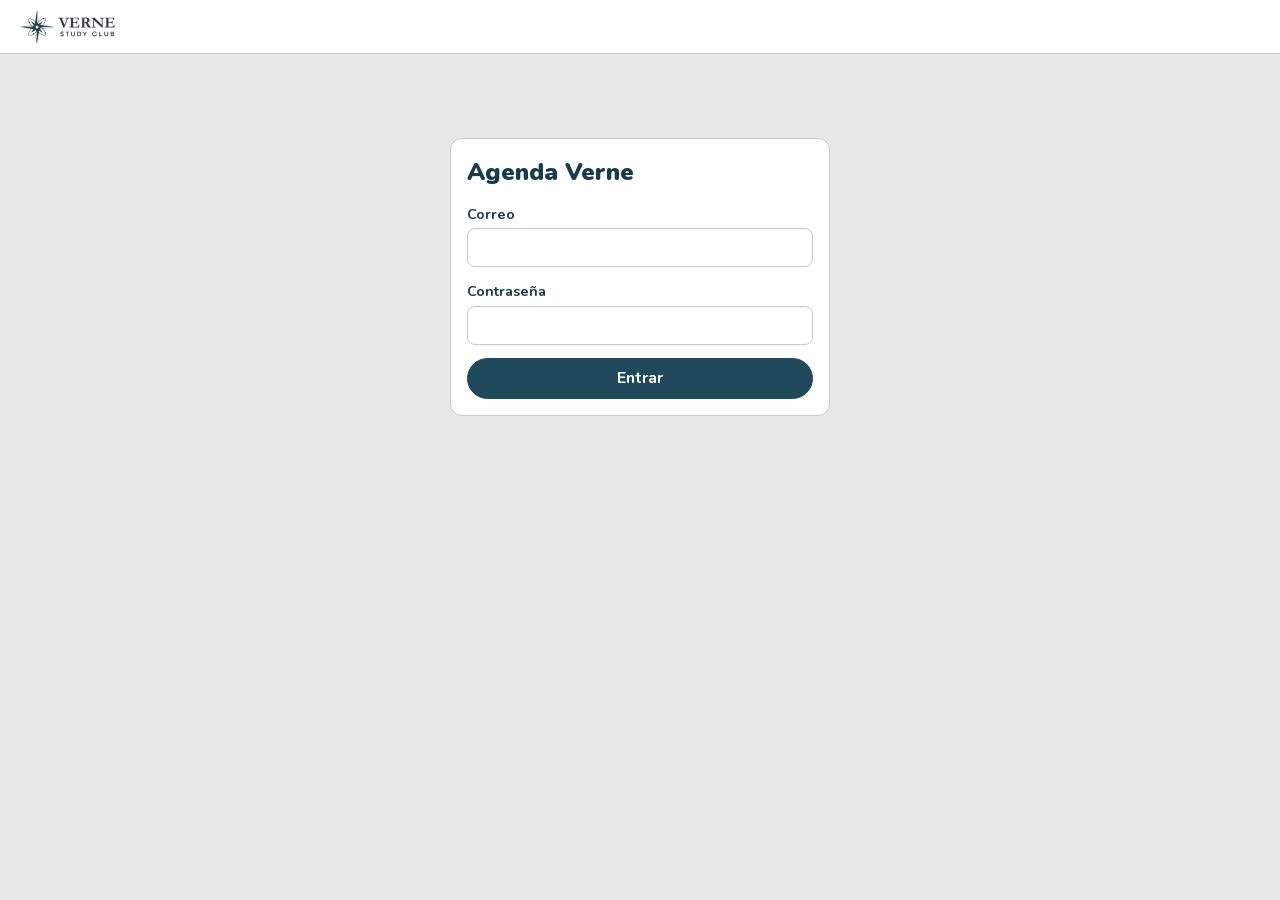
<file: agenda/admin.html>
<!doctype html>
<html lang="es-MX">
<head>
  <meta charset="utf-8">
  <meta name="viewport" content="width=device-width, initial-scale=1">
  <meta name="robots" content="noindex, nofollow">
  <title>Agenda · Verne Study Club</title>
  <link rel="icon" href="../assets/favicon.svg">
  <link rel="stylesheet" href="admin.css">
</head>
<body>
  <header class="barra">
    <a class="marca" href="../index.html"><img src="../assets/logo-horizontal.svg" alt="Verne Study Club"></a>
    <nav id="pestanas" aria-label="Secciones"></nav>
    <div id="cuenta"></div>
  </header>
  <div id="demo" hidden></div>
  <div id="aviso" role="status" aria-live="polite" hidden></div>
  <main id="vista"><p class="cargando">Cargando…</p></main>
  <dialog id="dlg"></dialog>
  <script type="module" src="admin.js"></script>
</body>
</html>
</file>
<file: estilos.css>
/* Verne Study Club · lenguaje visual de los flyers: papel gris cuadriculado con fórmulas,
   recuadro menta para lo importante, cajas grises redondeadas con íconos de línea,
   precio en caja, burbujas menta en los bordes y banda azul petróleo para reservar.
   Tipografía: Nunito (SIL OFL, alojada en fonts/). */
@font-face { font-family: "Nunito"; src: url("fonts/nunito-latin.woff2") format("woff2"); font-weight: 400 900; font-style: normal; font-display: swap; }
@font-face { font-family: "Nunito"; src: url("fonts/nunito-latin-italic.woff2") format("woff2"); font-weight: 400 900; font-style: italic; font-display: swap; }

:root {
  --papel: #e8e8e8;
  --papel-claro: #f4f5f5;
  --caja: #dfe4e6;
  --linea: #c3cbce;
  --petroleo: #20495b;
  --tinta: #1b3b48;
  --logo: #2f4047;
  --menta: #8de0bc;
  --menta-clara: #c8eedd;
  --menta-oscura: #2e9c78;
  --suave: #4e6e7c;

  --fuente: "Nunito", system-ui, sans-serif;
  --mate: "Latin Modern Roman", "CMU Serif", "Cambria Math", Georgia, serif;

  --t-1: 1.22rem;
  --t-2: 1.55rem;
  --t-3: clamp(2rem, 1.35rem + 2.6vw, 3rem);
  --t-4: clamp(2.5rem, 1.4rem + 4.4vw, 4.5rem);

  --radio: 16px;
  --ancho: 1160px;
  --cabecera: 76px;
}

*, *::before, *::after { box-sizing: border-box; }
html { scroll-behavior: smooth; scroll-padding-top: calc(var(--cabecera) + 12px); }
body {
  margin: 0;
  font-family: var(--fuente);
  font-size: 1.0625rem;
  line-height: 1.6;
  color: var(--tinta);
  background-color: var(--papel);
  background-image:
    linear-gradient(rgba(32, 73, 91, 0.045) 1px, transparent 1px),
    linear-gradient(90deg, rgba(32, 73, 91, 0.045) 1px, transparent 1px);
  background-size: 28px 28px;
  -webkit-font-smoothing: antialiased;
  overflow-x: hidden;
}
img, svg { display: block; max-width: 100%; }
a { color: inherit; }
h1, h2, h3 { margin: 0; line-height: 1.12; letter-spacing: -0.01em; }
h2 { font-size: var(--t-3); font-weight: 900; text-wrap: balance; }
h3 { font-size: var(--t-1); font-weight: 800; }
p { margin: 0; }
ul, ol { margin: 0; padding: 0; list-style: none; }

.envoltura { width: min(100% - 2.5rem, var(--ancho)); margin-inline: auto; position: relative; }
.sr { position: absolute; width: 1px; height: 1px; overflow: hidden; clip: rect(0 0 0 0); white-space: nowrap; }
.saltar { position: absolute; left: 1rem; top: -4rem; z-index: 50; background: var(--petroleo); color: #fff; padding: 0.6rem 1rem; border-radius: 8px; }
.saltar:focus { top: 1rem; }
:focus-visible { outline: 3px solid var(--menta-oscura); outline-offset: 3px; border-radius: 6px; }

.ico { width: 1.6rem; height: 1.6rem; flex-shrink: 0; fill: none; stroke: currentColor; stroke-width: 1.7; stroke-linecap: round; stroke-linejoin: round; }
.wa { stroke-width: 1.7; }
.wa .wa-fono { fill: currentColor; stroke: none; }

/* ---------- Cabecera ---------- */
.cabecera { position: sticky; top: 0; z-index: 20; background: rgba(232, 232, 232, 0.92); backdrop-filter: blur(8px); border-bottom: 1px solid rgba(195, 203, 206, 0.7); }
.cabecera__fila { height: var(--cabecera); display: flex; align-items: center; gap: 2rem; }
.cabecera__logo { flex-shrink: 0; }
.logo-h { height: 46px; width: auto; fill: var(--logo); }
.menu { display: flex; gap: 1.6rem; margin-left: auto; font-weight: 700; font-size: 0.98rem; }
.menu a { text-decoration: none; color: var(--suave); padding-block: 0.3rem; border-bottom: 2px solid transparent; }
.menu a:hover { color: var(--tinta); border-bottom-color: var(--menta); }

/* ---------- Botones ---------- */
.boton {
  display: inline-flex; align-items: center; gap: 0.55rem;
  padding: 0.85rem 1.45rem; border-radius: 999px;
  background: var(--petroleo); color: #fff; border: 2px solid var(--petroleo);
  font-weight: 800; font-size: 1.02rem; text-decoration: none;
  transition: background-color 0.15s, color 0.15s, border-color 0.15s;
}
.boton:hover { background: var(--tinta); border-color: var(--tinta); }
.boton .ico { width: 1.3em; height: 1.3em; }
.boton--claro { background: transparent; color: var(--petroleo); }
.boton--claro:hover { background: var(--petroleo); color: #fff; }
.boton--menta { background: var(--menta); border-color: var(--menta); color: var(--tinta); }
.boton--menta:hover { background: #fff; border-color: #fff; color: var(--tinta); }
.boton--borde { background: transparent; border-color: rgba(255, 255, 255, 0.55); color: #fff; }
.boton--borde:hover { background: #fff; color: var(--tinta); border-color: #fff; }
.boton--chico { padding: 0.55rem 1.05rem; font-size: 0.95rem; }
.acciones { display: flex; flex-wrap: wrap; gap: 0.9rem; margin-top: 2rem; }

/* Elementos tomados de los flyers */
.pastilla { display: inline-block; font-weight: 700; color: var(--tinta); background: var(--caja); border: 1px solid var(--linea); border-radius: 10px; padding: 0.35rem 1rem; }
.marcador { background: var(--menta); border-radius: 18px; padding: 0.38em 0.55em 0.45em; }
.burbuja { position: absolute; border-radius: 50%; background: var(--menta); opacity: 0.55; pointer-events: none; }
.burbuja--izq { width: 150px; height: 150px; left: -75px; top: 58%; }
.burbuja--der { width: 260px; height: 260px; right: -130px; bottom: 8%; opacity: 0.4; }
.formulas span {
  position: absolute; left: var(--x); top: var(--y);
  font-family: var(--mate); font-style: italic; font-size: clamp(1.4rem, 2.4vw, 2.2rem);
  color: var(--petroleo); opacity: 0.09; white-space: nowrap; pointer-events: none; user-select: none;
}

/* ---------- Portada ---------- */
.portada { position: relative; overflow: hidden; padding-block: clamp(2.5rem, 6vw, 5rem) clamp(3rem, 7vw, 5.5rem); }
.portada__rejilla { display: grid; grid-template-columns: 1fr 1fr; align-items: center; gap: clamp(1.5rem, 4vw, 4rem); }
.portada .pastilla { margin-bottom: 1.4rem; }
.portada h1 { font-size: var(--t-4); font-weight: 900; line-height: 1.05; margin-left: -0.15em; text-wrap: balance; }
.portada__intro { margin-top: 1.5rem; font-size: var(--t-1); max-width: 36ch; color: var(--suave); line-height: 1.55; }
.portada__marca { position: relative; justify-self: center; width: min(100%, 420px); }
.logo-animado { width: 100%; height: auto; overflow: visible; }
.logo-animado path { fill: var(--logo); }
.logo-animado .orbita { fill: none; stroke: var(--menta); stroke-width: 9; stroke-linecap: round; stroke-dasharray: 1 1; stroke-dashoffset: 1; opacity: 0; }
.logo-animado .electron { fill: var(--logo); }
.logo-animado .orbita-fija, .logo-h .orbita-fija { stroke: var(--logo); }
.pie__marca .logo-h .orbita-fija { stroke: #fff; }
.avatar { position: absolute; width: 28%; height: auto; left: -24%; top: 1%; filter: drop-shadow(0 10px 14px rgba(27, 59, 72, 0.16)); }

/* ---------- Cifras ---------- */
.cifras { background: var(--petroleo); color: #fff; }
.cifras__fila { margin: 0 auto; display: grid; grid-template-columns: repeat(3, 1fr); }
.cifras__fila > div { display: flex; flex-direction: column-reverse; align-items: center; text-align: center; padding: 2.2rem 1rem; }
.cifras__fila > div + div { border-left: 1px solid rgba(255, 255, 255, 0.18); }
.cifras dd { margin: 0; font-size: clamp(2.2rem, 1.6rem + 2vw, 3rem); font-weight: 900; line-height: 1.1; color: var(--menta); }
.cifras dt { color: rgba(255, 255, 255, 0.85); font-weight: 600; }

/* ---------- Secciones ---------- */
.seccion { position: relative; overflow: hidden; padding-block: clamp(3.5rem, 8vw, 6rem); }
.seccion--corta { padding-block: clamp(1rem, 3vw, 2rem); overflow: visible; }

.nosotros { display: grid; grid-template-columns: 0.75fr 1.25fr; gap: clamp(1.5rem, 5vw, 5rem); align-items: start; }
.nosotros__texto { font-size: var(--t-2); font-weight: 700; line-height: 1.45; max-width: 38ch; }

.seccion--metodo { background: var(--papel-claro); border-block: 1px solid var(--linea); }
.metodo__cabeza { display: grid; grid-template-columns: 0.75fr 1.25fr; gap: clamp(1.5rem, 5vw, 5rem); align-items: start; }
.metodo__cabeza p { font-size: var(--t-1); color: var(--suave); max-width: 46ch; }
.pilares { display: grid; grid-template-columns: repeat(3, 1fr); gap: 1.2rem; margin-top: 2.8rem; }
.pilares li { background: var(--papel); border: 1px solid var(--linea); border-radius: var(--radio); padding: 1.6rem 1.5rem 1.8rem; }
.pilares .ico { width: 2.6rem; height: 2.6rem; color: var(--petroleo); margin-bottom: 1.1rem; padding: 0.45rem; background: var(--menta); border-radius: 12px; stroke-width: 1.8; }
.pilares p { margin-top: 0.5rem; color: var(--suave); }

.servicios { display: grid; grid-template-columns: 1fr 1fr; gap: 1.4rem; margin-top: 2.2rem; align-items: stretch; }
.servicio { display: flex; flex-direction: column; gap: 1rem; background: var(--papel-claro); border: 1px solid var(--linea); border-radius: 22px; padding: clamp(1.6rem, 3vw, 2.4rem); }
.servicio h3 { font-size: var(--t-2); font-weight: 900; }
.servicio__precio { font-weight: 700; color: var(--suave); }
.servicio__precio span { font-size: 2.6rem; font-weight: 900; color: var(--tinta); letter-spacing: -0.02em; margin-right: 0.15rem; }
.servicio .lista-check { flex: 1; }
.servicio .boton { align-self: flex-start; }
.servicio--curso { background: var(--petroleo); border-color: var(--petroleo); color: #fff; }
.servicio--curso .servicio__precio { color: var(--menta-clara); }
.servicio--curso .servicio__precio span { color: #fff; }
.servicio--curso .lista-check .ico { color: var(--menta); }
.servicio__etiqueta { align-self: flex-start; font-weight: 800; font-size: 0.92rem; color: var(--tinta); background: var(--menta); border-radius: 8px; padding: 0.2rem 0.7rem; }

.lista-check { display: grid; gap: 0.6rem; }
.lista-check li { display: flex; align-items: flex-start; gap: 0.7rem; font-weight: 600; }
.lista-check .ico { color: var(--menta-oscura); margin-top: 0.05rem; }

/* Curso (calco del flyer) */
.seccion--curso { background: var(--papel-claro); border-block: 1px solid var(--linea); }
.curso__cabeza { text-align: center; max-width: 720px; margin-inline: auto; }
.curso__cabeza h2 { margin-top: 1rem; font-size: var(--t-4); }
.curso__sub { margin-top: 0.8rem; color: var(--suave); font-size: var(--t-1); }
.lema-curso { margin: 2.2rem auto 2rem; max-width: 880px; text-align: center; font-size: clamp(1.9rem, 1.2rem + 2.6vw, 3.1rem); font-weight: 900; line-height: 1.15; background: var(--menta); border-radius: 18px; padding: 1.4rem 1.2rem; text-wrap: balance; }
.curso__rejilla { display: grid; grid-template-columns: 1fr 290px; gap: 1rem; }
.ficha { margin: 0; display: grid; grid-template-columns: repeat(2, 1fr); gap: 1rem; }
.ficha > div { display: grid; grid-template-columns: 2.8rem 1fr; column-gap: 1rem; align-items: center; background: var(--caja); border: 1px solid var(--linea); border-radius: 14px; padding: 1rem 1.2rem; }
.ficha .ico { grid-row: span 2; width: 2.6rem; height: 2.6rem; color: var(--petroleo); stroke-width: 1.5; }
.ficha dt { font-weight: 800; }
.ficha dd { margin: 0; color: var(--tinta); }
.precio { display: flex; flex-direction: column; justify-content: center; align-items: center; text-align: center; gap: 0.3rem; background: var(--caja); border: 1px solid var(--linea); border-radius: 14px; padding: 1.8rem 1.4rem; }
.precio__monto { font-size: 3.6rem; font-weight: 900; line-height: 1; letter-spacing: -0.02em; }
.precio__signo { font-size: 0.62em; vertical-align: 0.5em; }
.precio__moneda { font-size: 0.3em; font-weight: 800; margin-left: 0.25em; }
.precio__nota { font-size: 1.15rem; margin-bottom: 1rem; }
.planes { margin-top: 1rem; text-align: center; font-weight: 700; background: var(--caja); border: 1px solid var(--linea); border-radius: 999px; padding: 0.7rem 1.2rem; }
.curso__dos { display: grid; grid-template-columns: 1fr 1fr; gap: 2.5rem; margin-top: 3rem; }
.curso__dos h3 { margin-bottom: 1rem; }
.bloques { display: grid; gap: 0.6rem; counter-reset: bloque; }
.bloques li { counter-increment: bloque; display: flex; align-items: center; gap: 0.8rem; font-weight: 700; background: #fff; border: 1px solid var(--linea); border-radius: 12px; padding: 0.7rem 1rem; }
.bloques li::before { content: counter(bloque); display: grid; place-items: center; flex-shrink: 0; width: 2rem; height: 2rem; border-radius: 50%; background: var(--petroleo); color: #fff; font-weight: 900; font-size: 0.95rem; }

.diagnostico { display: flex; align-items: center; justify-content: space-between; gap: 2rem; background: var(--menta); border-radius: 22px; padding: clamp(1.8rem, 4vw, 3rem); }
.diagnostico p { margin-top: 0.8rem; max-width: 58ch; font-size: 1.08rem; }
.diagnostico .boton { flex-shrink: 0; }

.pasos { display: grid; grid-template-columns: repeat(4, 1fr); gap: 1.6rem; margin-top: 2.4rem; counter-reset: paso; }
.pasos li { counter-increment: paso; position: relative; padding-top: 3.6rem; }
.pasos li::before { content: counter(paso); position: absolute; top: 0; left: 0; width: 2.6rem; height: 2.6rem; border-radius: 50%; display: grid; place-items: center; font-weight: 900; font-size: 1.15rem; background: var(--menta); }
.pasos li:not(:last-child)::after { content: ""; position: absolute; top: 1.3rem; left: 3.3rem; right: -1rem; border-top: 2px dashed var(--linea); }
.pasos p { margin-top: 0.4rem; color: var(--suave); }
.pasos a { font-weight: 800; color: var(--petroleo); }

.seccion--equipo { background: var(--papel-claro); border-block: 1px solid var(--linea); }
.equipo { display: grid; grid-template-columns: 0.75fr 1.25fr; gap: clamp(1.5rem, 5vw, 5rem); align-items: center; }
.persona { display: flex; gap: 1.6rem; align-items: center; }
.persona__monograma { flex-shrink: 0; width: 7rem; height: 7rem; border-radius: 50%; display: grid; place-items: center; background: var(--petroleo); color: var(--menta); font-weight: 900; font-size: 2.3rem; letter-spacing: 0.02em; }
.persona h3 { font-size: var(--t-2); font-weight: 900; }
.persona__rol { font-weight: 700; color: var(--menta-oscura); margin: 0.2rem 0 0.6rem; }
.persona p:last-child { color: var(--suave); max-width: 52ch; }

.preguntas { display: grid; grid-template-columns: 0.75fr 1.25fr; gap: clamp(1.5rem, 5vw, 5rem); align-items: start; }
.acordeon { display: grid; gap: 0.7rem; }
.acordeon details { background: var(--papel-claro); border: 1px solid var(--linea); border-radius: 14px; }
.acordeon summary { cursor: pointer; list-style: none; display: flex; justify-content: space-between; align-items: center; gap: 1rem; padding: 1.05rem 1.3rem; font-weight: 800; }
.acordeon summary::-webkit-details-marker { display: none; }
.acordeon summary::after { content: "+"; font-size: 1.5rem; line-height: 1; color: var(--menta-oscura); transition: transform 0.2s; }
.acordeon details[open] summary::after { transform: rotate(45deg); }
.acordeon details p { padding: 0 1.3rem 1.2rem; color: var(--suave); }
.acordeon a { color: var(--petroleo); font-weight: 800; }

.seccion--contacto { background: var(--tinta); color: #fff; }
.contacto { display: grid; grid-template-columns: 1.2fr 0.8fr; gap: 3rem; align-items: center; }
.contacto > div > p { margin-top: 0.8rem; font-size: var(--t-1); color: rgba(255, 255, 255, 0.82); }
.horario { border-left: 4px solid var(--menta); padding-left: 1.6rem; }
.horario dl { margin: 1rem 0 0; display: grid; gap: 0.6rem; }
.horario dl > div { display: flex; justify-content: space-between; gap: 1rem; border-bottom: 1px solid rgba(255, 255, 255, 0.15); padding-bottom: 0.5rem; }
.horario dt { color: rgba(255, 255, 255, 0.75); }
.horario dd { margin: 0; font-weight: 700; }

/* ---------- Pie (banda "Reserva tu lugar" del flyer) ---------- */
.pie { background: var(--petroleo); color: #fff; padding-block: 2.8rem 1.4rem; }
.pie__fila { display: flex; align-items: center; justify-content: space-between; gap: 2rem; flex-wrap: wrap; }
.pie__llamado { font-weight: 900; font-size: var(--t-2); letter-spacing: 0.02em; }
.pie__telefono { font-weight: 900; font-size: clamp(2rem, 1.4rem + 2.4vw, 3rem); color: var(--menta); text-decoration: none; letter-spacing: 0.03em; }
.pie__telefono:hover { text-decoration: underline; text-decoration-thickness: 2px; }
.pie__marca .logo-h { height: 64px; fill: #fff; }
.pie__legal { display: flex; justify-content: space-between; flex-wrap: wrap; gap: 0.5rem 2rem; margin-top: 2.2rem; padding-top: 1.1rem; border-top: 1px solid rgba(255, 255, 255, 0.18); font-size: 0.92rem; color: rgba(255, 255, 255, 0.7); }

.flotante { display: none; }

/* ---------- Animación de entrada del logo (una sola, al cargar) ---------- */
@media (prefers-reduced-motion: no-preference) {
  .logo-animado .emblema { transform-box: view-box; transform-origin: 514px 395px; animation: llega 1.5s cubic-bezier(0.16, 1, 0.3, 1) both; }
  .logo-animado .orbita { animation: traza 1.1s cubic-bezier(0.65, 0, 0.35, 1) both, apaga 0.6s ease-out both; animation-delay: calc(1.1s + var(--i) * 0.35s), calc(2.7s + var(--i) * 0.2s); }
  .logo-animado .electron { animation: aparece 0.5s ease-out both; animation-delay: 2.2s; }
  .logo-animado .letra { transform-box: fill-box; animation: sube 0.7s cubic-bezier(0.22, 1, 0.36, 1) both; animation-delay: calc(2.2s + var(--i) * 0.09s); }
  .logo-animado .lema { animation: aparece 0.7s ease-out both; animation-delay: 2.9s; }
  .avatar { transform-origin: 50% 100%; animation: asoma 0.9s cubic-bezier(0.22, 1, 0.36, 1) both 0.5s, respira 4.2s ease-in-out 1.4s infinite; }
}
@keyframes llega { from { transform: scale(0.08) rotate(-120deg); opacity: 0; } 20% { opacity: 1; } to { transform: none; opacity: 1; } }
@keyframes traza { from { stroke-dashoffset: 1; opacity: 1; } to { stroke-dashoffset: 0; opacity: 1; } }
@keyframes apaga { from { opacity: 1; } to { opacity: 0; } }
@keyframes aparece { from { opacity: 0; } to { opacity: 1; } }
@keyframes sube { from { transform: translateY(70px); opacity: 0; } to { transform: none; opacity: 1; } }
@keyframes asoma { from { transform: translate(-30%, 12%) scale(0.85); opacity: 0; } to { transform: none; opacity: 1; } }
@keyframes respira { 0%, 100% { transform: scale(1); } 50% { transform: scale(1.012) translateY(-1px); } }

/* ---------- Responsive ---------- */
@media (max-width: 1020px) {
  .menu { display: none; }
  .cabecera__fila { justify-content: space-between; }
  .portada__rejilla, .nosotros, .metodo__cabeza, .equipo, .preguntas, .contacto, .curso__dos { grid-template-columns: 1fr; }
  .portada__marca { order: -1; width: min(70%, 340px); }
  .avatar { left: -22%; width: 27%; }
  .pilares { grid-template-columns: 1fr; }
  .servicios { grid-template-columns: 1fr; }
  .curso__rejilla { grid-template-columns: 1fr; }
  .pasos { grid-template-columns: 1fr 1fr; }
  .pasos li:nth-child(2)::after { display: none; }
  .diagnostico { flex-direction: column; align-items: flex-start; }
}
@media (max-width: 640px) {
  :root { --cabecera: 64px; }
  .logo-h { height: 36px; }
  .cabecera .boton--chico span { display: none; }
  .burbuja--izq { display: none; }
  .cifras__fila { grid-template-columns: 1fr; }
  .cifras__fila > div { padding: 1.3rem 1rem; }
  .cifras__fila > div + div { border-left: 0; border-top: 1px solid rgba(255, 255, 255, 0.18); }
  .ficha { grid-template-columns: 1fr; }
  .pasos { grid-template-columns: 1fr; }
  .pasos li { padding-top: 0; padding-left: 3.6rem; }
  .pasos li::after { display: none; }
  .persona { flex-direction: column; align-items: flex-start; }
  .planes { border-radius: 14px; }
  .pie { padding-bottom: 6rem; }
  .flotante {
    display: flex; justify-content: center; align-items: center; gap: 0.5rem;
    position: fixed; left: 1rem; right: 1rem; bottom: 1rem; z-index: 30;
    padding: 0.95rem; border-radius: 999px; background: var(--petroleo); color: #fff;
    font-weight: 800; text-decoration: none; box-shadow: 0 8px 24px rgba(27, 59, 72, 0.3);
  }
  .flotante .ico { width: 1.3em; height: 1.3em; }
}

/* ---------- Añadidos: tarifas, equipo, redes y página del curso ---------- */
.nota { font-size: 0.92rem; color: var(--suave); margin-top: 1rem; }
.tarifas { margin: 0; display: grid; gap: 0.5rem; }
.tarifas > div { display: flex; justify-content: space-between; align-items: baseline; gap: 1rem; border-bottom: 1px solid var(--linea); padding-bottom: 0.45rem; }
.tarifas dt { font-weight: 700; color: var(--suave); }
.tarifas dd { margin: 0; font-weight: 700; color: var(--suave); white-space: nowrap; }
.tarifas dd span { font-size: 1.9rem; font-weight: 900; color: var(--tinta); letter-spacing: -0.02em; margin-right: 0.15rem; }
.servicio__nota { font-size: 0.92rem; color: var(--suave); background: var(--caja); border-radius: 10px; padding: 0.6rem 0.8rem; }
.curso__mas { margin-top: 2rem; display: flex; align-items: center; justify-content: space-between; gap: 1.5rem; flex-wrap: wrap; background: #fff; border: 1px solid var(--linea); border-radius: 16px; padding: 1.2rem 1.4rem; }
.curso__mas p { font-weight: 700; max-width: 52ch; }

.equipo { grid-template-columns: 0.55fr 1.45fr; }
.equipo__figura img { width: min(100%, 220px); height: auto; margin-inline: auto; filter: drop-shadow(0 10px 14px rgba(27, 59, 72, 0.16)); }
.equipo__intro { margin-top: 1rem; font-size: var(--t-1); color: var(--suave); max-width: 50ch; }
.equipo .persona { display: block; margin-top: 1.6rem; background: var(--papel); border: 1px solid var(--linea); border-left: 5px solid var(--menta); border-radius: 14px; padding: 1.1rem 1.3rem; }
.equipo .persona h3 { font-size: var(--t-1); }

.redes { display: flex; flex-wrap: wrap; gap: 0.7rem; margin-top: 1.4rem; }
.redes a { display: inline-flex; align-items: center; gap: 0.5rem; text-decoration: none; font-weight: 700; color: #fff; border: 1.5px solid rgba(255, 255, 255, 0.35); border-radius: 999px; padding: 0.5rem 1rem; }
.redes a:hover { background: #fff; color: var(--tinta); border-color: #fff; }
.redes .ico { width: 1.25rem; height: 1.25rem; }

.portada--curso { padding-bottom: clamp(2.5rem, 5vw, 4rem); }
.curso-portada { display: flex; align-items: center; justify-content: center; gap: clamp(1rem, 3vw, 2.5rem); text-align: left; }
.curso-portada__avatar { width: clamp(90px, 12vw, 150px); height: auto; filter: drop-shadow(0 10px 14px rgba(27, 59, 72, 0.16)); }
.curso-portada h1 { font-size: var(--t-4); font-weight: 900; margin-top: 0.8rem; line-height: 1.05; }
.lista-check--grande li { font-size: 1.08rem; }
.caja-metodo { background: var(--petroleo); color: #fff; border-radius: 20px; padding: 1.8rem; display: grid; gap: 0.8rem; align-content: start; }
.caja-metodo p { color: rgba(255, 255, 255, 0.85); }
.caja-metodo .boton--claro { color: #fff; border-color: rgba(255, 255, 255, 0.5); justify-self: start; }
.caja-metodo .boton--claro:hover { background: #fff; color: var(--tinta); }
.cifras-examen { display: grid; grid-template-columns: repeat(4, 1fr); gap: 1rem; margin-top: 2.2rem; }
.cifras-examen li { background: var(--petroleo); color: #fff; border-radius: 16px; padding: 1.3rem; text-align: center; display: grid; }
.cifras-examen strong { font-size: 2.6rem; font-weight: 900; color: var(--menta); line-height: 1.1; }
.temario__intro { margin-top: 0.8rem; color: var(--suave); font-size: var(--t-1); }
.campo { margin-top: 2.2rem; display: inline-block; font-size: 1.05rem; background: var(--menta); border-radius: 8px; padding: 0.2rem 0.8rem; }
.asignaturas { display: grid; grid-template-columns: repeat(auto-fill, minmax(280px, 1fr)); gap: 0.8rem; margin-top: 1rem; align-items: start; }
.asignaturas details { background: var(--papel); border: 1px solid var(--linea); border-radius: 14px; }
.asignaturas summary { cursor: pointer; list-style: none; display: flex; justify-content: space-between; padding: 0.95rem 1.2rem; font-weight: 800; }
.asignaturas summary::-webkit-details-marker { display: none; }
.asignaturas summary::after { content: "+"; color: var(--menta-oscura); font-size: 1.4rem; line-height: 1; transition: transform 0.2s; }
.asignaturas details[open] summary::after { transform: rotate(45deg); }
.asignaturas ul { list-style: disc; padding: 0 1.2rem 1rem 2.4rem; color: var(--suave); display: grid; gap: 0.3rem; }
.pasos--tres { grid-template-columns: repeat(3, 1fr); }
.diagnostico--curso { margin-top: 3rem; }

@media (max-width: 1020px) {
  .equipo { grid-template-columns: 1fr; }
  .equipo__figura img { width: 150px; margin-inline: 0; }
  .cifras-examen { grid-template-columns: repeat(2, 1fr); }
  .pasos--tres { grid-template-columns: 1fr; }
}
@media (max-width: 640px) {
  .curso-portada { flex-direction: column; align-items: flex-start; }
  .tarifas > div { flex-direction: column; gap: 0; }
}

/* Curso: bloques, simulacros y requisitos */
.tabla-envoltura { overflow-x: auto; margin-top: 1.6rem; border: 1px solid var(--linea); border-radius: var(--radio); background: #fff; }
.tabla-bloques { width: 100%; border-collapse: collapse; min-width: 640px; }
.tabla-bloques th { background: var(--petroleo); color: #fff; text-align: left; padding: 0.8rem 1rem; font-weight: 800; }
.tabla-bloques td { padding: 0.85rem 1rem; border-top: 1px solid var(--linea); vertical-align: top; }
.tabla-bloques td span { display: block; font-size: 0.9rem; color: var(--suave); }
.subtitulo { margin-top: 2.6rem; font-size: var(--t-2); }
.simulacros { display: grid; grid-template-columns: repeat(4, 1fr); gap: 1rem; margin-top: 1.2rem; counter-reset: sim; }
.simulacros li { counter-increment: sim; background: var(--papel-claro); border: 1px solid var(--linea); border-top: 5px solid var(--menta); border-radius: 14px; padding: 1rem 1.1rem; }
.simulacros b::before { content: counter(sim) " · "; color: var(--menta-oscura); }
.simulacros span { display: block; font-weight: 800; color: var(--petroleo); margin-top: 0.2rem; }
.simulacros p { margin-top: 0.4rem; color: var(--suave); font-size: 0.95rem; }
.requisitos { grid-column: 1 / -1; background: var(--caja); border: 1px solid var(--linea); border-radius: 16px; padding: 1.2rem 1.4rem; }
.requisitos p { margin-top: 0.4rem; color: var(--suave); }
@media (max-width: 1020px) { .simulacros { grid-template-columns: 1fr 1fr; } }
@media (max-width: 640px) { .simulacros { grid-template-columns: 1fr; } }
</file>
<file: diagnostico.css>
/* Diagnóstico: usa variables, botones, cabecera y pie de estilos.css. */
[hidden] { display: none !important; }
.diag__main { padding-block: clamp(2rem, 5vw, 3.5rem) clamp(3rem, 7vw, 5rem); max-width: 980px; }
.diag h1 { font-size: clamp(2.2rem, 1.5rem + 3vw, 3.4rem); font-weight: 900; margin-top: 1rem; text-wrap: balance; }
.nota { font-size: 0.92rem; color: var(--suave); margin-top: 1rem; }
.nota--centro { text-align: center; }

/* Inicio */
.inicio { display: grid; grid-template-columns: 1.3fr 1fr; gap: clamp(1.5rem, 4vw, 3rem); align-items: start; }
.inicio__intro { margin-top: 1rem; font-size: var(--t-1); color: var(--suave); max-width: 46ch; }
.datos { margin-top: 1.6rem; display: grid; gap: 0.7rem; }
.datos li { display: flex; gap: 0.7rem; align-items: center; font-weight: 600; }
.datos .ico { color: var(--menta-oscura); }
.inicio__caja { background: var(--papel-claro); border: 1px solid var(--linea); border-radius: 20px; padding: 1.6rem; }
.inicio__caja form { display: grid; gap: 0.6rem; }
.inicio__caja label { font-weight: 800; }
.inicio__caja input { font: inherit; font-size: 1.05rem; padding: 0.8rem 1rem; border-radius: 12px; border: 1.5px solid var(--linea); background: #fff; color: var(--tinta); }
.inicio__caja input:focus { outline: 3px solid var(--menta); border-color: var(--menta-oscura); }
.inicio__caja .boton { justify-content: center; margin-top: 0.4rem; }
.continuar { margin-bottom: 1.2rem; padding-bottom: 1.2rem; border-bottom: 1px dashed var(--linea); display: grid; gap: 0.7rem; }
.continuar .boton { justify-content: center; }
.continuar__o { color: var(--suave); font-size: 0.95rem; }
.campos-info { margin-top: 3rem; }
.campos-info h2 { font-size: var(--t-2); }
.campos-info__rejilla { display: grid; grid-template-columns: repeat(3, 1fr); gap: 1rem; margin-top: 1rem; }
.campos-info__rejilla > div { background: var(--caja); border: 1px solid var(--linea); border-radius: 14px; padding: 1.1rem 1.2rem; }
.campos-info__rejilla h3 { font-size: 1.05rem; }
.campos-info__rejilla p { margin-top: 0.4rem; color: var(--suave); font-size: 0.95rem; }

/* Examen */
.examen__barra { display: flex; justify-content: space-between; align-items: flex-end; gap: 1rem; }
.examen__num { font-weight: 900; font-size: 1.3rem; }
.examen__asig { display: inline-block; margin-top: 0.3rem; font-weight: 800; font-size: 0.92rem; background: var(--menta); border-radius: 8px; padding: 0.15rem 0.65rem; }
.examen__reloj { display: flex; align-items: center; gap: 0.4rem; font-weight: 800; color: var(--suave); font-variant-numeric: tabular-nums; }
.examen__reloj .ico { width: 1.3rem; height: 1.3rem; }
.progreso { margin-top: 1rem; height: 8px; border-radius: 99px; background: var(--caja); overflow: hidden; }
.progreso span { display: block; height: 100%; width: 0; background: var(--menta-oscura); border-radius: inherit; transition: width 0.3s; }
.examen__contestadas { margin-top: 0.4rem; font-size: 0.9rem; color: var(--suave); }

.tarjeta { margin-top: 1.2rem; background: #fff; border: 1px solid var(--linea); border-radius: 20px; padding: clamp(1.3rem, 3vw, 2.2rem); box-shadow: 0 1px 0 var(--linea); }
.texto { background: var(--papel-claro); border: 1px solid var(--linea); border-radius: 14px; padding: 0.8rem 1.1rem; margin-bottom: 1.3rem; }
.texto summary { cursor: pointer; font-weight: 800; color: var(--petroleo); }
.texto div { margin-top: 0.6rem; line-height: 1.7; }
.tarjeta__pregunta { font-size: 1.22rem; font-weight: 700; line-height: 1.5; }
.figura { margin: 1.1rem 0 0.2rem; display: flex; justify-content: center; }
.grafica { max-width: 100%; height: auto; }
.serie { display: flex; gap: 0.8rem; align-items: center; flex-wrap: wrap; justify-content: center; }
.frac sup, .frac sub { font-size: 0.8em; }

.opciones { margin-top: 1.4rem; display: grid; gap: 0.7rem; }
.opciones--figuras { grid-template-columns: repeat(4, max-content); justify-content: start; }
.opcion {
  display: flex; align-items: center; gap: 0.9rem; width: 100%; text-align: left;
  font: inherit; font-size: 1.05rem; color: var(--tinta); cursor: pointer;
  background: var(--papel-claro); border: 2px solid var(--linea); border-radius: 14px; padding: 0.8rem 1rem;
  transition: border-color 0.12s, background-color 0.12s;
}
.opcion:hover { border-color: var(--petroleo); }
.opcion[aria-checked="true"] { background: var(--menta-clara); border-color: var(--menta-oscura); }
.opcion__letra { flex-shrink: 0; display: grid; place-items: center; width: 2rem; height: 2rem; border-radius: 50%; background: #fff; border: 2px solid var(--linea); font-weight: 900; font-size: 0.95rem; }
.opcion[aria-checked="true"] .opcion__letra { background: var(--petroleo); border-color: var(--petroleo); color: #fff; }

.examen__nav { display: flex; justify-content: space-between; gap: 1rem; margin-top: 1.4rem; }
.examen__nav .boton:disabled { opacity: 0.4; cursor: default; }
.mapa { margin-top: 1.6rem; background: var(--papel-claro); border: 1px solid var(--linea); border-radius: 14px; padding: 0.9rem 1.1rem; }
.mapa summary { cursor: pointer; font-weight: 800; }
.mapa__rejilla { display: grid; grid-template-columns: repeat(auto-fill, minmax(2.6rem, 1fr)); gap: 0.4rem; margin: 1rem 0; }
.mapa__n { font: inherit; font-weight: 800; font-size: 0.9rem; padding: 0.45rem 0; border-radius: 8px; border: 1.5px solid var(--linea); background: #fff; color: var(--tinta); cursor: pointer; }
.mapa__n.is-hecha { background: var(--menta); border-color: var(--menta); }
.mapa__n.is-actual { outline: 3px solid var(--petroleo); outline-offset: 1px; }

/* Resultado */
.res__cabeza { display: grid; grid-template-columns: 150px 1fr; gap: 1.8rem; align-items: center; }
.res__avatar { width: 150px; height: auto; }
.res__total { font-size: clamp(3.5rem, 2rem + 6vw, 5.5rem) !important; line-height: 1; margin-top: 0.6rem !important; }
.res__total small { font-size: 0.4em; color: var(--suave); }
.res__pct { margin-top: 0.4rem; font-weight: 700; color: var(--suave); }
.res__rejilla { display: grid; grid-template-columns: 1.2fr 1fr; gap: 1.2rem; margin-top: 2.4rem; }
.res__panel { background: var(--papel-claro); border: 1px solid var(--linea); border-radius: 18px; padding: 1.5rem; }
.res__panel h2 { font-size: 1.25rem; margin-bottom: 0.9rem; }
.res__panel h2:not(:first-child) { margin-top: 1.6rem; }
.filas { display: grid; gap: 0.6rem; }
.filas li { display: grid; grid-template-columns: 13rem 1fr 3rem; gap: 0.8rem; align-items: center; font-weight: 700; font-size: 0.95rem; }
.fila__barra { height: 12px; background: var(--caja); border-radius: 99px; overflow: hidden; }
.fila__barra span { display: block; height: 100%; background: var(--petroleo); border-radius: inherit; }
.fila__dato { font-variant-numeric: tabular-nums; color: var(--suave); }
.temas { display: grid; gap: 0.7rem; }
.temas strong { color: var(--petroleo); }
.revision { margin-top: 1.6rem; background: var(--papel-claro); border: 1px solid var(--linea); border-radius: 14px; padding: 0.9rem 1.1rem; }
.revision summary { cursor: pointer; font-weight: 800; }
.revision ol { list-style: none; padding: 0; margin: 1rem 0 0; display: grid; gap: 0.9rem; }
.revision li { background: #fff; border: 1px solid var(--linea); border-left: 5px solid var(--menta-oscura); border-radius: 12px; padding: 0.9rem 1.1rem; display: grid; gap: 0.3rem; }
.revision li.mal { border-left-color: #c45a4a; }
.rev__q { font-weight: 700; }
.rev__q span { color: var(--suave); }
.rev__q .figura { justify-content: flex-start; }
.rev__ex { color: var(--suave); font-size: 0.95rem; }
.enlace { font: inherit; background: none; border: 0; color: var(--petroleo); font-weight: 800; text-decoration: underline; cursor: pointer; }

@media (max-width: 860px) {
  .inicio, .res__rejilla, .campos-info__rejilla { grid-template-columns: 1fr; }
  .res__cabeza { grid-template-columns: 90px 1fr; gap: 1rem; }
  .res__avatar { width: 90px; }
  .filas li { grid-template-columns: 1fr auto; }
  .fila__barra { grid-column: 1 / -1; grid-row: 2; }
  .opciones--figuras { grid-template-columns: repeat(2, max-content); }
}
</file>
<file: simulacro-unam.css>
/* Simulacro tipo UNAM: se apoya en estilos.css y diagnostico.css; aquí solo lo propio. */
.m { font-family: var(--mate); font-size: 1.08em; white-space: nowrap; }
.sim-grafica { display: flex; justify-content: center; }
.sim-grafica svg, #r-dona svg { max-width: 100%; height: auto; }
.sim-info { display: grid; grid-template-columns: 1.2fr 1fr; gap: 1.2rem; margin-top: 3rem; }
.sim-info > div { background: var(--papel-claro); border: 1px solid var(--linea); border-radius: 18px; padding: 1.4rem; }
.sim-info h2 { font-size: 1.25rem; }
.sim-consejos .temas { margin-top: 1rem; }

.examen__seccion { font-size: 0.9rem; font-weight: 700; color: var(--suave); margin-left: 0.4rem; }
.examen__reloj { font-size: 1.15rem; background: var(--papel-claro); border: 1px solid var(--linea); border-radius: 12px; padding: 0.35rem 0.8rem; }
.examen__reloj.is-poco { color: #fff; background: #c45a4a; border-color: #c45a4a; }
.texto p + p { margin-top: 0.7rem; }
.figura svg { max-width: 100%; height: auto; }

.mapa__secciones { display: grid; gap: 1rem; margin: 1rem 0; }
.mapa__titulo { font-weight: 800; font-size: 0.95rem; }
.mapa__titulo span { color: var(--suave); font-weight: 700; margin-left: 0.3rem; }
.mapa__nums { display: grid; grid-template-columns: repeat(auto-fill, minmax(2.6rem, 1fr)); gap: 0.4rem; margin-top: 0.4rem; }

.sim-res__cabeza { display: grid; grid-template-columns: 190px 1fr; gap: 1.8rem; align-items: center; }
.sim-res__rejilla { display: grid; grid-template-columns: 1fr 1fr; gap: 1.2rem; margin-top: 2.4rem; }
.rev__as { font-size: 0.85rem; font-weight: 800; color: var(--suave); }
.rev__q .figura { justify-content: flex-start; }
.rev__q .figura svg { max-width: min(100%, 360px); }

@media (max-width: 860px) {
  .sim-info, .sim-res__rejilla { grid-template-columns: 1fr; }
  .sim-res__cabeza { grid-template-columns: 1fr; gap: 0.6rem; }
  #r-dona svg { width: 140px; }
  .m { white-space: normal; }
}

@media print {
  .cabecera, .pie, .acciones, #otra-vez, .nota { display: none !important; }
  body { background: #fff; }
  .res__panel, .revision li { break-inside: avoid; }
}
</file>
<file: agenda/admin.css>
/* Verne · panel de agenda. Misma paleta y tipografía que el sitio (estilos.css). */
@font-face { font-family: "Nunito"; src: url("../fonts/nunito-latin.woff2") format("woff2"); font-weight: 400 900; font-display: swap; }

:root {
  --papel: #e8e8e8; --papel-claro: #f4f5f5; --caja: #dfe4e6; --linea: #c3cbce;
  --petroleo: #20495b; --tinta: #1b3b48; --menta: #8de0bc; --menta-clara: #c8eedd; --menta-oscura: #2e9c78;
  --suave: #4e6e7c; --alerta: #b3261e; --alerta-clara: #fbe4e2; --ambar: #8a5a00; --ambar-claro: #fdf0d0;
  --radio: 12px; --hora: 46px;
}
*, *::before, *::after { box-sizing: border-box; }
body { margin: 0; font-family: "Nunito", system-ui, sans-serif; font-size: 1rem; line-height: 1.45; color: var(--tinta); background: var(--papel); }
h1, h2, h3, p { margin: 0; }
h1 { font-size: 1.5rem; font-weight: 900; }
h2 { font-size: 1.15rem; font-weight: 800; margin: 1.6rem 0 0.6rem; }
a { color: var(--petroleo); }

.barra { display: flex; align-items: center; gap: 1rem; flex-wrap: wrap; padding: 0.6rem 1.25rem; background: #fff; border-bottom: 1px solid var(--linea); position: sticky; top: 0; z-index: 5; }
.marca img { height: 34px; display: block; }
#pestanas { display: flex; gap: 0.25rem; flex-wrap: wrap; flex: 1; }
#pestanas button { background: none; border: 0; padding: 0.5rem 0.85rem; border-radius: 999px; font: inherit; font-weight: 700; color: var(--suave); cursor: pointer; }
#pestanas button:hover { background: var(--papel-claro); }
#pestanas button[aria-current="page"] { background: var(--petroleo); color: #fff; }
#cuenta { font-size: 0.875rem; color: var(--suave); display: flex; align-items: center; gap: 0.5rem; }

#demo { background: var(--ambar-claro); color: var(--ambar); padding: 0.5rem 1.25rem; font-size: 0.9rem; font-weight: 700; }
#aviso { position: fixed; left: 50%; bottom: 1.25rem; transform: translateX(-50%); z-index: 30; max-width: min(92vw, 560px); padding: 0.7rem 1rem; border-radius: var(--radio); background: var(--tinta); color: #fff; font-weight: 700; box-shadow: 0 6px 24px rgba(0,0,0,.25); }
#aviso.error { background: var(--alerta); }

main { padding: 1.25rem; max-width: 1400px; margin: 0 auto; }
.cargando, .vacio { color: var(--suave); padding: 1.5rem 0; }
.nota { color: var(--suave); font-size: 0.9rem; margin-bottom: 0.6rem; }
td select { min-width: 9rem; }
.encabezado { display: flex; align-items: center; gap: 0.75rem; flex-wrap: wrap; margin-bottom: 1rem; }
.encabezado h1 { margin-right: auto; }

button, .boton { font: inherit; font-weight: 700; padding: 0.5rem 0.9rem; border-radius: 999px; border: 1px solid var(--linea); background: #fff; color: var(--tinta); cursor: pointer; }
button:hover { border-color: var(--petroleo); }
button.principal { background: var(--petroleo); border-color: var(--petroleo); color: #fff; }
button.peligro { color: var(--alerta); border-color: #e3b5b1; }
button.chico { padding: 0.25rem 0.6rem; font-size: 0.85rem; }
button:focus-visible, a:focus-visible, input:focus-visible, select:focus-visible, textarea:focus-visible { outline: 3px solid var(--menta-oscura); outline-offset: 2px; }

.tarjeta { background: #fff; border: 1px solid var(--linea); border-radius: var(--radio); padding: 1rem; }
.tabla-env { overflow-x: auto; background: #fff; border: 1px solid var(--linea); border-radius: var(--radio); }
table { border-collapse: collapse; width: 100%; font-size: 0.95rem; }
th, td { text-align: left; padding: 0.55rem 0.75rem; border-bottom: 1px solid var(--caja); vertical-align: middle; }
th { font-size: 0.8rem; text-transform: uppercase; letter-spacing: 0.04em; color: var(--suave); background: var(--papel-claro); }
tr:last-child td { border-bottom: 0; }
td.num, th.num { text-align: right; font-variant-numeric: tabular-nums; }
td.acciones { white-space: nowrap; text-align: right; }
td.acciones button { margin-left: 0.25rem; }
tr.clic { cursor: pointer; }
tr.clic:hover td { background: var(--papel-claro); }
tr.inactivo td { color: var(--suave); }

.etiqueta { display: inline-block; padding: 0.1rem 0.55rem; border-radius: 999px; font-size: 0.78rem; font-weight: 800; background: var(--caja); color: var(--tinta); }
.etiqueta.ok { background: var(--menta-clara); color: #17573f; }
.etiqueta.falta { background: var(--ambar-claro); color: var(--ambar); }
.etiqueta.mal { background: var(--alerta-clara); color: var(--alerta); }
.punto { display: inline-block; width: 0.75rem; height: 0.75rem; border-radius: 50%; margin-right: 0.4rem; vertical-align: -1px; }
.debe { color: var(--alerta); font-weight: 800; }
.favor { color: #17573f; font-weight: 800; }

/* Semana */
.leyenda { display: flex; gap: 1rem; flex-wrap: wrap; font-size: 0.9rem; margin-bottom: 0.75rem; }
.semana-env { overflow-x: auto; background: #fff; border: 1px solid var(--linea); border-radius: var(--radio); }
.semana { display: grid; grid-template-columns: 3.25rem repeat(7, minmax(118px, 1fr)); min-width: 900px; }
.semana .cab { padding: 0.5rem 0.4rem; text-align: center; font-weight: 800; font-size: 0.9rem; border-bottom: 1px solid var(--linea); border-left: 1px solid var(--caja); background: var(--papel-claro); }
.semana .cab.hoy { background: var(--menta-clara); }
.semana .cab small { display: block; font-weight: 600; color: var(--suave); }
.horas, .dia { position: relative; }
.horas span { position: absolute; right: 0.4rem; transform: translateY(-50%); font-size: 0.75rem; color: var(--suave); font-variant-numeric: tabular-nums; }
.dia { border-left: 1px solid var(--caja); cursor: cell;
  background-image: linear-gradient(var(--caja) 1px, transparent 1px); background-size: 100% var(--hora); }
.clase { position: absolute; padding: 0.2rem 0.4rem; border-radius: 8px; border-left: 5px solid var(--c, #8a959a); background: color-mix(in srgb, var(--c, #8a959a) 16%, #fff); font-size: 0.8rem; line-height: 1.25; overflow: hidden; cursor: pointer; text-align: left; font-weight: 600; color: var(--tinta); border-top: 0; border-right: 0; border-bottom: 0; }
.clase:hover { filter: brightness(0.96); }
.clase b { display: block; font-weight: 800; white-space: nowrap; overflow: hidden; text-overflow: ellipsis; }
.clase.sin-profe { border-left-style: dashed; background: #f0f1f1; }
.clase.dada { opacity: 0.72; }
.clase.cancelada { opacity: 0.5; text-decoration: line-through; }
.clase.choque { outline: 2px solid var(--alerta); outline-offset: -2px; }

/* Diálogo y formularios */
dialog { border: 0; border-radius: 16px; padding: 0; width: min(94vw, 520px); color: inherit; font: inherit; box-shadow: 0 20px 60px rgba(0,0,0,.3); }
dialog::backdrop { background: rgba(27, 59, 72, 0.45); }
dialog form, dialog .cuerpo { padding: 1.25rem; display: grid; gap: 0.85rem; }
dialog h2 { margin: 0; font-size: 1.25rem; }
label { display: grid; gap: 0.25rem; font-weight: 700; font-size: 0.9rem; }
label.casilla { display: flex; align-items: center; gap: 0.5rem; }
label small { font-weight: 500; color: var(--suave); }
input, select, textarea { font: inherit; padding: 0.5rem 0.6rem; border: 1px solid var(--linea); border-radius: 8px; background: #fff; color: var(--tinta); width: 100%; }
input[type="checkbox"] { width: 1.1rem; height: 1.1rem; }
input[type="color"] { padding: 0.15rem; height: 2.4rem; }
.botones { display: flex; gap: 0.5rem; flex-wrap: wrap; justify-content: flex-end; margin-top: 0.25rem; }
.datos { display: grid; grid-template-columns: auto 1fr; gap: 0.2rem 1rem; font-size: 0.95rem; }
.datos dt { color: var(--suave); font-weight: 700; }
.datos dd { margin: 0; }
.entrada { max-width: 380px; margin: 4rem auto; }
.entrada form { display: grid; gap: 0.85rem; }
.fila { display: flex; gap: 0.75rem; align-items: end; flex-wrap: wrap; }
.fila label { flex: 0 1 180px; }
.dos { display: grid; grid-template-columns: repeat(auto-fit, minmax(320px, 1fr)); gap: 1.25rem; align-items: start; }

body.ocupado, body.ocupado button { cursor: progress; }
p.error { background: var(--alerta-clara); color: var(--alerta); font-weight: 700; padding: 0.6rem 0.75rem; border-radius: 8px; }
[aria-invalid="true"] { border-color: var(--alerta); outline: 2px solid var(--alerta); outline-offset: 1px; }
small.gris { color: var(--suave); font-weight: 500; }
dialog:has(table) { width: min(96vw, 680px); }
#ficha-alumno { scroll-margin-top: 5rem; }
</file>
